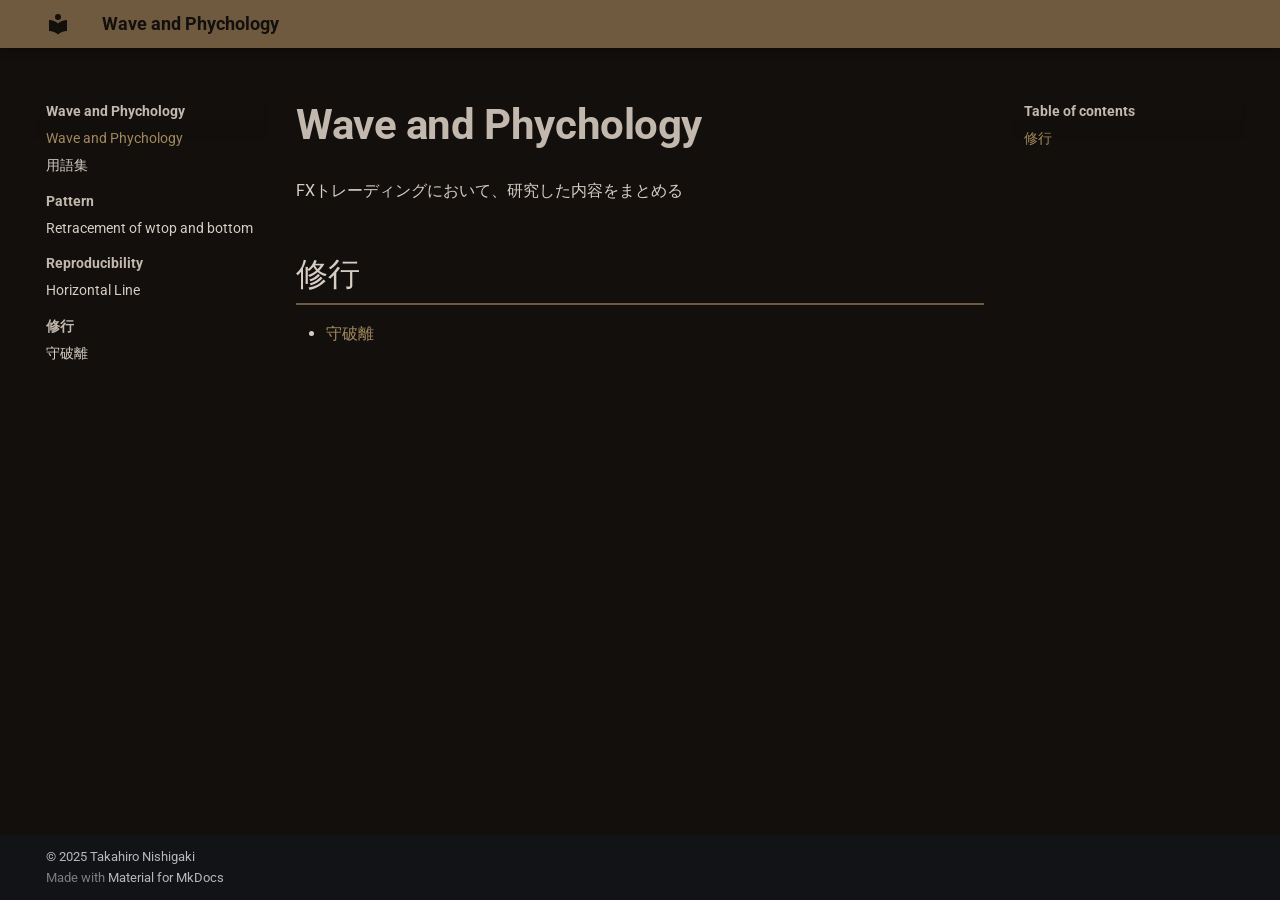
<file: index.html>
<!DOCTYPE html><html lang="en" class="no-js"><head>
    
      <meta charset="utf-8">
      <meta name="viewport" content="width=device-width,initial-scale=1">
      
      
      
      
      
        <link rel="next" href="%E7%94%A8%E8%AA%9E%E9%9B%86/">
      
      
      <link rel="icon" href="assets/images/favicon.png">
      <meta name="generator" content="mkdocs-1.6.1, mkdocs-material-9.6.21">
    
    
      
        <title>Wave and Phychology</title>
      
    
    
      <link rel="stylesheet" href="assets/stylesheets/main.2a3383ac.min.css">
      
        
        <link rel="stylesheet" href="assets/stylesheets/palette.06af60db.min.css">
      
      


    
    
      
    
    
      
        
        
        <link rel="preconnect" href="https://fonts.gstatic.com" crossorigin>
        <link rel="stylesheet" href="https://fonts.googleapis.com/css?family=Roboto:300,300i,400,400i,700,700i%7CRoboto+Mono:400,400i,700,700i&amp;display=fallback">
        <style>:root{--md-text-font:"Roboto";--md-code-font:"Roboto Mono"}</style>
      
    
    
      <link rel="stylesheet" href="stylesheets/extra.css">
    
      <link rel="stylesheet" href="stylesheets/heading.css">
    
    <script>__md_scope=new URL(".",location),__md_hash=e=>[...e].reduce(((e,_)=>(e<<5)-e+_.charCodeAt(0)),0),__md_get=(e,_=localStorage,t=__md_scope)=>JSON.parse(_.getItem(t.pathname+"."+e)),__md_set=(e,_,t=localStorage,a=__md_scope)=>{try{t.setItem(a.pathname+"."+e,JSON.stringify(_))}catch(e){}}</script>
    
      

    
    
    
  <link href="assets/stylesheets/glightbox.min.css" rel="stylesheet"><script src="assets/javascripts/glightbox.min.js"></script><style id="glightbox-style">
            html.glightbox-open { overflow: initial; height: 100%; }
            .gslide-title { margin-top: 0px; user-select: text; }
            .gslide-desc { color: #666; user-select: text; }
            .gslide-image img { background: white; }
            .gscrollbar-fixer { padding-right: 15px; }
            .gdesc-inner { font-size: 0.75rem; }
            body[data-md-color-scheme="slate"] .gdesc-inner { background: var(--md-default-bg-color); }
            body[data-md-color-scheme="slate"] .gslide-title { color: var(--md-default-fg-color); }
            body[data-md-color-scheme="slate"] .gslide-desc { color: var(--md-default-fg-color); }
        </style></head>
  
  
    
    
    
    
    
    <body dir="ltr" data-md-color-scheme="slate" data-md-color-primary="custom" data-md-color-accent="indigo">
  
    
    <input class="md-toggle" data-md-toggle="drawer" type="checkbox" id="__drawer" autocomplete="off">
    <input class="md-toggle" data-md-toggle="search" type="checkbox" id="__search" autocomplete="off">
    <label class="md-overlay" for="__drawer"></label>
    <div data-md-component="skip">
      
        
        <a href="#wave-and-phychology" class="md-skip">
          Skip to content
        </a>
      
    </div>
    <div data-md-component="announce">
      
    </div>
    
    
      

  

<header class="md-header md-header--shadow" data-md-component="header">
  <nav class="md-header__inner md-grid" aria-label="Header">
    <a href="." title="Wave and Phychology" class="md-header__button md-logo" aria-label="Wave and Phychology" data-md-component="logo">
      
  
  <svg xmlns="http://www.w3.org/2000/svg" viewBox="0 0 24 24"><path d="M12 8a3 3 0 0 0 3-3 3 3 0 0 0-3-3 3 3 0 0 0-3 3 3 3 0 0 0 3 3m0 3.54C9.64 9.35 6.5 8 3 8v11c3.5 0 6.64 1.35 9 3.54 2.36-2.19 5.5-3.54 9-3.54V8c-3.5 0-6.64 1.35-9 3.54"></path></svg>

    </a>
    <label class="md-header__button md-icon" for="__drawer">
      
      <svg xmlns="http://www.w3.org/2000/svg" viewBox="0 0 24 24"><path d="M3 6h18v2H3zm0 5h18v2H3zm0 5h18v2H3z"></path></svg>
    </label>
    <div class="md-header__title" data-md-component="header-title">
      <div class="md-header__ellipsis">
        <div class="md-header__topic">
          <span class="md-ellipsis">
            Wave and Phychology
          </span>
        </div>
        <div class="md-header__topic" data-md-component="header-topic">
          <span class="md-ellipsis">
            
              Wave and Phychology
            
          </span>
        </div>
      </div>
    </div>
    
      
    
    
    
    
    
  </nav>
  
</header>
    
    <div class="md-container" data-md-component="container">
      
      
        
          
        
      
      <main class="md-main" data-md-component="main">
        <div class="md-main__inner md-grid">
          
            
              
              <div class="md-sidebar md-sidebar--primary" data-md-component="sidebar" data-md-type="navigation">
                <div class="md-sidebar__scrollwrap">
                  <div class="md-sidebar__inner">
                    



<nav class="md-nav md-nav--primary" aria-label="Navigation" data-md-level="0">
  <label class="md-nav__title" for="__drawer">
    <a href="." title="Wave and Phychology" class="md-nav__button md-logo" aria-label="Wave and Phychology" data-md-component="logo">
      
  
  <svg xmlns="http://www.w3.org/2000/svg" viewBox="0 0 24 24"><path d="M12 8a3 3 0 0 0 3-3 3 3 0 0 0-3-3 3 3 0 0 0-3 3 3 3 0 0 0 3 3m0 3.54C9.64 9.35 6.5 8 3 8v11c3.5 0 6.64 1.35 9 3.54 2.36-2.19 5.5-3.54 9-3.54V8c-3.5 0-6.64 1.35-9 3.54"></path></svg>

    </a>
    Wave and Phychology
  </label>
  
  <ul class="md-nav__list" data-md-scrollfix>
    
      
      
  
  
    
  
  
  
    <li class="md-nav__item md-nav__item--active">
      
      <input class="md-nav__toggle md-toggle" type="checkbox" id="__toc">
      
      
        
      
      
        <label class="md-nav__link md-nav__link--active" for="__toc">
          
  
  
  <span class="md-ellipsis">
    Wave and Phychology
    
  </span>
  

          <span class="md-nav__icon md-icon"></span>
        </label>
      
      <a href="." class="md-nav__link md-nav__link--active">
        
  
  
  <span class="md-ellipsis">
    Wave and Phychology
    
  </span>
  

      </a>
      
        

<nav class="md-nav md-nav--secondary" aria-label="Table of contents">
  
  
  
    
  
  
    <label class="md-nav__title" for="__toc">
      <span class="md-nav__icon md-icon"></span>
      Table of contents
    </label>
    <ul class="md-nav__list" data-md-component="toc" data-md-scrollfix>
      
        <li class="md-nav__item">
  <a href="#_1" class="md-nav__link">
    <span class="md-ellipsis">
      修行
    </span>
  </a>
  
</li>
      
    </ul>
  
</nav>
      
    </li>
  

    
      
      
  
  
  
  
    <li class="md-nav__item">
      <a href="%E7%94%A8%E8%AA%9E%E9%9B%86/" class="md-nav__link">
        
  
  
  <span class="md-ellipsis">
    用語集
    
  </span>
  

      </a>
    </li>
  

    
      
      
  
  
  
  
    
    
    
    
      
        
        
      
    
    
    <li class="md-nav__item md-nav__item--section md-nav__item--nested">
      
        
        
          
        
        <input class="md-nav__toggle md-toggle md-toggle--indeterminate" type="checkbox" id="__nav_3">
        
          
          <label class="md-nav__link" for="__nav_3" id="__nav_3_label" tabindex="">
            
  
  
  <span class="md-ellipsis">
    Pattern
    
  </span>
  

            <span class="md-nav__icon md-icon"></span>
          </label>
        
        <nav class="md-nav" data-md-level="1" aria-labelledby="__nav_3_label" aria-expanded="false">
          <label class="md-nav__title" for="__nav_3">
            <span class="md-nav__icon md-icon"></span>
            Pattern
          </label>
          <ul class="md-nav__list" data-md-scrollfix>
            
              
                
  
  
  
  
    <li class="md-nav__item">
      <a href="pattern/retracement_of_wtop_and_bottom/" class="md-nav__link">
        
  
  
  <span class="md-ellipsis">
    Retracement of wtop and bottom
    
  </span>
  

      </a>
    </li>
  

              
            
          </ul>
        </nav>
      
    </li>
  

    
      
      
  
  
  
  
    
    
    
    
      
        
        
      
    
    
    <li class="md-nav__item md-nav__item--section md-nav__item--nested">
      
        
        
          
        
        <input class="md-nav__toggle md-toggle md-toggle--indeterminate" type="checkbox" id="__nav_4">
        
          
          <label class="md-nav__link" for="__nav_4" id="__nav_4_label" tabindex="">
            
  
  
  <span class="md-ellipsis">
    Reproducibility
    
  </span>
  

            <span class="md-nav__icon md-icon"></span>
          </label>
        
        <nav class="md-nav" data-md-level="1" aria-labelledby="__nav_4_label" aria-expanded="false">
          <label class="md-nav__title" for="__nav_4">
            <span class="md-nav__icon md-icon"></span>
            Reproducibility
          </label>
          <ul class="md-nav__list" data-md-scrollfix>
            
              
                
  
  
  
  
    <li class="md-nav__item">
      <a href="reproducibility/horizontal_line/" class="md-nav__link">
        
  
  
  <span class="md-ellipsis">
    Horizontal Line
    
  </span>
  

      </a>
    </li>
  

              
            
          </ul>
        </nav>
      
    </li>
  

    
      
      
  
  
  
  
    
    
    
    
      
        
        
      
    
    
    <li class="md-nav__item md-nav__item--section md-nav__item--nested">
      
        
        
          
        
        <input class="md-nav__toggle md-toggle md-toggle--indeterminate" type="checkbox" id="__nav_5">
        
          
          <label class="md-nav__link" for="__nav_5" id="__nav_5_label" tabindex="">
            
  
  
  <span class="md-ellipsis">
    修行
    
  </span>
  

            <span class="md-nav__icon md-icon"></span>
          </label>
        
        <nav class="md-nav" data-md-level="1" aria-labelledby="__nav_5_label" aria-expanded="false">
          <label class="md-nav__title" for="__nav_5">
            <span class="md-nav__icon md-icon"></span>
            修行
          </label>
          <ul class="md-nav__list" data-md-scrollfix>
            
              
                
  
  
  
  
    <li class="md-nav__item">
      <a href="%E4%BF%AE%E8%A1%8C/%E5%AE%88%E7%A0%B4%E9%9B%A2/" class="md-nav__link">
        
  
  
  <span class="md-ellipsis">
    守破離
    
  </span>
  

      </a>
    </li>
  

              
            
          </ul>
        </nav>
      
    </li>
  

    
  </ul>
</nav>
                  </div>
                </div>
              </div>
            
            
              
              <div class="md-sidebar md-sidebar--secondary" data-md-component="sidebar" data-md-type="toc">
                <div class="md-sidebar__scrollwrap">
                  <div class="md-sidebar__inner">
                    

<nav class="md-nav md-nav--secondary" aria-label="Table of contents">
  
  
  
    
  
  
    <label class="md-nav__title" for="__toc">
      <span class="md-nav__icon md-icon"></span>
      Table of contents
    </label>
    <ul class="md-nav__list" data-md-component="toc" data-md-scrollfix>
      
        <li class="md-nav__item">
  <a href="#_1" class="md-nav__link">
    <span class="md-ellipsis">
      修行
    </span>
  </a>
  
</li>
      
    </ul>
  
</nav>
                  </div>
                </div>
              </div>
            
          
          
            <div class="md-content" data-md-component="content">
              <article class="md-content__inner md-typeset">
                
                  



<h1 id="wave-and-phychology">Wave and Phychology</h1>
<p>FXトレーディングにおいて、研究した内容をまとめる</p>
<h2 id="_1">修行</h2>
<ul>
<li><a href="%E4%BF%AE%E8%A1%8C/%E5%AE%88%E7%A0%B4%E9%9B%A2/">守破離</a></li>
</ul>












                
              </article>
            </div>
          
          
<script>var target=document.getElementById(location.hash.slice(1));target&&target.name&&(target.checked=target.name.startsWith("__tabbed_"))</script>
        </div>
        
          <button type="button" class="md-top md-icon" data-md-component="top" hidden>
  
  <svg xmlns="http://www.w3.org/2000/svg" viewBox="0 0 24 24"><path d="M13 20h-2V8l-5.5 5.5-1.42-1.42L12 4.16l7.92 7.92-1.42 1.42L13 8z"></path></svg>
  Back to top
</button>
        
      </main>
      
        <footer class="md-footer">
  
  <div class="md-footer-meta md-typeset">
    <div class="md-footer-meta__inner md-grid">
      <div class="md-copyright">
  
    <div class="md-copyright__highlight">
      © 2025 Takahiro Nishigaki
    </div>
  
  
    Made with
    <a href="https://squidfunk.github.io/mkdocs-material/" target="_blank" rel="noopener">
      Material for MkDocs
    </a>
  
</div>
      
    </div>
  </div>
</footer>
      
    </div>
    <div class="md-dialog" data-md-component="dialog">
      <div class="md-dialog__inner md-typeset"></div>
    </div>
    
    
    
      
      <script id="__config" type="application/json">{"base": ".", "features": ["navigation.sections", "navigation.instant", "navigation.top", "navigation.expand", "content.images.zoom"], "search": "assets/javascripts/workers/search.973d3a69.min.js", "tags": null, "translations": {"clipboard.copied": "Copied to clipboard", "clipboard.copy": "Copy to clipboard", "search.result.more.one": "1 more on this page", "search.result.more.other": "# more on this page", "search.result.none": "No matching documents", "search.result.one": "1 matching document", "search.result.other": "# matching documents", "search.result.placeholder": "Type to start searching", "search.result.term.missing": "Missing", "select.version": "Select version"}, "version": null}</script>
    
    
      <script src="assets/javascripts/bundle.f55a23d4.min.js"></script>
      
    
  
<script id="init-glightbox">const lightbox = GLightbox({"touchNavigation": true, "loop": false, "zoomable": true, "draggable": true, "openEffect": "zoom", "closeEffect": "zoom", "slideEffect": "slide"});
document$.subscribe(()=>{ lightbox.reload(); });
</script></body></html>
</file>
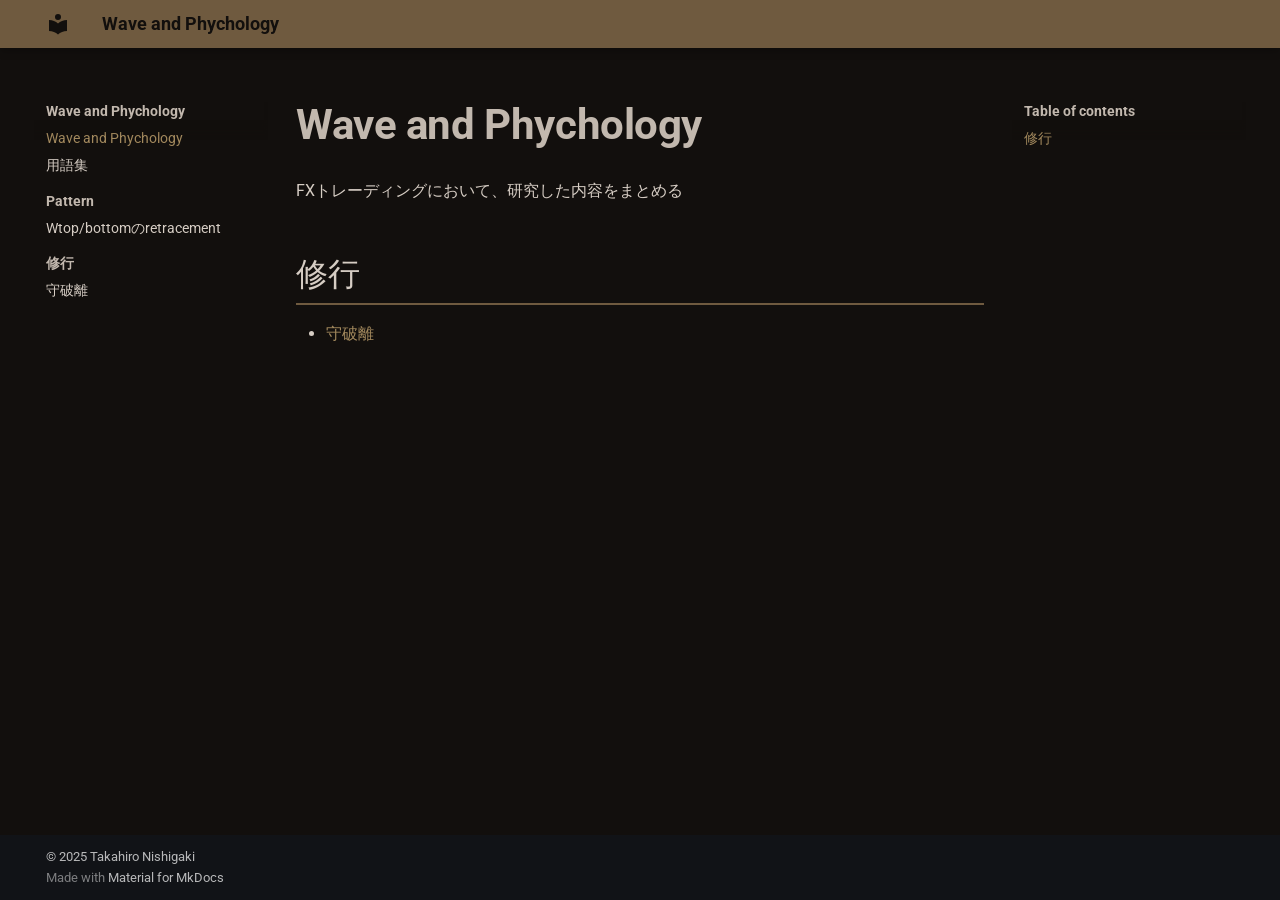
<file: site/index.html>
<!DOCTYPE html><html lang="en" class="no-js"><head>
    
      <meta charset="utf-8">
      <meta name="viewport" content="width=device-width,initial-scale=1">
      
      
      
      
      
        <link rel="next" href="%E7%94%A8%E8%AA%9E%E9%9B%86/">
      
      
      <link rel="icon" href="assets/images/favicon.png">
      <meta name="generator" content="mkdocs-1.6.1, mkdocs-material-9.6.21">
    
    
      
        <title>Wave and Phychology</title>
      
    
    
      <link rel="stylesheet" href="assets/stylesheets/main.2a3383ac.min.css">
      
        
        <link rel="stylesheet" href="assets/stylesheets/palette.06af60db.min.css">
      
      


    
    
      
    
    
      
        
        
        <link rel="preconnect" href="https://fonts.gstatic.com" crossorigin>
        <link rel="stylesheet" href="https://fonts.googleapis.com/css?family=Roboto:300,300i,400,400i,700,700i%7CRoboto+Mono:400,400i,700,700i&amp;display=fallback">
        <style>:root{--md-text-font:"Roboto";--md-code-font:"Roboto Mono"}</style>
      
    
    
      <link rel="stylesheet" href="stylesheets/extra.css">
    
      <link rel="stylesheet" href="stylesheets/heading.css">
    
    <script>__md_scope=new URL(".",location),__md_hash=e=>[...e].reduce(((e,_)=>(e<<5)-e+_.charCodeAt(0)),0),__md_get=(e,_=localStorage,t=__md_scope)=>JSON.parse(_.getItem(t.pathname+"."+e)),__md_set=(e,_,t=localStorage,a=__md_scope)=>{try{t.setItem(a.pathname+"."+e,JSON.stringify(_))}catch(e){}}</script>
    
      

    
    
    
  <link href="assets/stylesheets/glightbox.min.css" rel="stylesheet"><script src="assets/javascripts/glightbox.min.js"></script><style id="glightbox-style">
            html.glightbox-open { overflow: initial; height: 100%; }
            .gslide-title { margin-top: 0px; user-select: text; }
            .gslide-desc { color: #666; user-select: text; }
            .gslide-image img { background: white; }
            .gscrollbar-fixer { padding-right: 15px; }
            .gdesc-inner { font-size: 0.75rem; }
            body[data-md-color-scheme="slate"] .gdesc-inner { background: var(--md-default-bg-color); }
            body[data-md-color-scheme="slate"] .gslide-title { color: var(--md-default-fg-color); }
            body[data-md-color-scheme="slate"] .gslide-desc { color: var(--md-default-fg-color); }
        </style></head>
  
  
    
    
    
    
    
    <body dir="ltr" data-md-color-scheme="slate" data-md-color-primary="custom" data-md-color-accent="indigo">
  
    
    <input class="md-toggle" data-md-toggle="drawer" type="checkbox" id="__drawer" autocomplete="off">
    <input class="md-toggle" data-md-toggle="search" type="checkbox" id="__search" autocomplete="off">
    <label class="md-overlay" for="__drawer"></label>
    <div data-md-component="skip">
      
        
        <a href="#wave-and-phychology" class="md-skip">
          Skip to content
        </a>
      
    </div>
    <div data-md-component="announce">
      
    </div>
    
    
      

  

<header class="md-header md-header--shadow" data-md-component="header">
  <nav class="md-header__inner md-grid" aria-label="Header">
    <a href="." title="Wave and Phychology" class="md-header__button md-logo" aria-label="Wave and Phychology" data-md-component="logo">
      
  
  <svg xmlns="http://www.w3.org/2000/svg" viewBox="0 0 24 24"><path d="M12 8a3 3 0 0 0 3-3 3 3 0 0 0-3-3 3 3 0 0 0-3 3 3 3 0 0 0 3 3m0 3.54C9.64 9.35 6.5 8 3 8v11c3.5 0 6.64 1.35 9 3.54 2.36-2.19 5.5-3.54 9-3.54V8c-3.5 0-6.64 1.35-9 3.54"></path></svg>

    </a>
    <label class="md-header__button md-icon" for="__drawer">
      
      <svg xmlns="http://www.w3.org/2000/svg" viewBox="0 0 24 24"><path d="M3 6h18v2H3zm0 5h18v2H3zm0 5h18v2H3z"></path></svg>
    </label>
    <div class="md-header__title" data-md-component="header-title">
      <div class="md-header__ellipsis">
        <div class="md-header__topic">
          <span class="md-ellipsis">
            Wave and Phychology
          </span>
        </div>
        <div class="md-header__topic" data-md-component="header-topic">
          <span class="md-ellipsis">
            
              Wave and Phychology
            
          </span>
        </div>
      </div>
    </div>
    
      
    
    
    
    
    
  </nav>
  
</header>
    
    <div class="md-container" data-md-component="container">
      
      
        
          
        
      
      <main class="md-main" data-md-component="main">
        <div class="md-main__inner md-grid">
          
            
              
              <div class="md-sidebar md-sidebar--primary" data-md-component="sidebar" data-md-type="navigation">
                <div class="md-sidebar__scrollwrap">
                  <div class="md-sidebar__inner">
                    



<nav class="md-nav md-nav--primary" aria-label="Navigation" data-md-level="0">
  <label class="md-nav__title" for="__drawer">
    <a href="." title="Wave and Phychology" class="md-nav__button md-logo" aria-label="Wave and Phychology" data-md-component="logo">
      
  
  <svg xmlns="http://www.w3.org/2000/svg" viewBox="0 0 24 24"><path d="M12 8a3 3 0 0 0 3-3 3 3 0 0 0-3-3 3 3 0 0 0-3 3 3 3 0 0 0 3 3m0 3.54C9.64 9.35 6.5 8 3 8v11c3.5 0 6.64 1.35 9 3.54 2.36-2.19 5.5-3.54 9-3.54V8c-3.5 0-6.64 1.35-9 3.54"></path></svg>

    </a>
    Wave and Phychology
  </label>
  
  <ul class="md-nav__list" data-md-scrollfix>
    
      
      
  
  
    
  
  
  
    <li class="md-nav__item md-nav__item--active">
      
      <input class="md-nav__toggle md-toggle" type="checkbox" id="__toc">
      
      
        
      
      
        <label class="md-nav__link md-nav__link--active" for="__toc">
          
  
  
  <span class="md-ellipsis">
    Wave and Phychology
    
  </span>
  

          <span class="md-nav__icon md-icon"></span>
        </label>
      
      <a href="." class="md-nav__link md-nav__link--active">
        
  
  
  <span class="md-ellipsis">
    Wave and Phychology
    
  </span>
  

      </a>
      
        

<nav class="md-nav md-nav--secondary" aria-label="Table of contents">
  
  
  
    
  
  
    <label class="md-nav__title" for="__toc">
      <span class="md-nav__icon md-icon"></span>
      Table of contents
    </label>
    <ul class="md-nav__list" data-md-component="toc" data-md-scrollfix>
      
        <li class="md-nav__item">
  <a href="#_1" class="md-nav__link">
    <span class="md-ellipsis">
      修行
    </span>
  </a>
  
</li>
      
    </ul>
  
</nav>
      
    </li>
  

    
      
      
  
  
  
  
    <li class="md-nav__item">
      <a href="%E7%94%A8%E8%AA%9E%E9%9B%86/" class="md-nav__link">
        
  
  
  <span class="md-ellipsis">
    用語集
    
  </span>
  

      </a>
    </li>
  

    
      
      
  
  
  
  
    
    
    
    
      
        
        
      
    
    
    <li class="md-nav__item md-nav__item--section md-nav__item--nested">
      
        
        
          
        
        <input class="md-nav__toggle md-toggle md-toggle--indeterminate" type="checkbox" id="__nav_3">
        
          
          <label class="md-nav__link" for="__nav_3" id="__nav_3_label" tabindex="">
            
  
  
  <span class="md-ellipsis">
    Pattern
    
  </span>
  

            <span class="md-nav__icon md-icon"></span>
          </label>
        
        <nav class="md-nav" data-md-level="1" aria-labelledby="__nav_3_label" aria-expanded="false">
          <label class="md-nav__title" for="__nav_3">
            <span class="md-nav__icon md-icon"></span>
            Pattern
          </label>
          <ul class="md-nav__list" data-md-scrollfix>
            
              
                
  
  
  
  
    <li class="md-nav__item">
      <a href="pattern/Wtopbottom%E3%81%AEretracement/" class="md-nav__link">
        
  
  
  <span class="md-ellipsis">
    Wtop/bottomのretracement
    
  </span>
  

      </a>
    </li>
  

              
            
          </ul>
        </nav>
      
    </li>
  

    
      
      
  
  
  
  
    
    
    
    
      
        
        
      
    
    
    <li class="md-nav__item md-nav__item--section md-nav__item--nested">
      
        
        
          
        
        <input class="md-nav__toggle md-toggle md-toggle--indeterminate" type="checkbox" id="__nav_4">
        
          
          <label class="md-nav__link" for="__nav_4" id="__nav_4_label" tabindex="">
            
  
  
  <span class="md-ellipsis">
    修行
    
  </span>
  

            <span class="md-nav__icon md-icon"></span>
          </label>
        
        <nav class="md-nav" data-md-level="1" aria-labelledby="__nav_4_label" aria-expanded="false">
          <label class="md-nav__title" for="__nav_4">
            <span class="md-nav__icon md-icon"></span>
            修行
          </label>
          <ul class="md-nav__list" data-md-scrollfix>
            
              
                
  
  
  
  
    <li class="md-nav__item">
      <a href="%E4%BF%AE%E8%A1%8C/%E5%AE%88%E7%A0%B4%E9%9B%A2/" class="md-nav__link">
        
  
  
  <span class="md-ellipsis">
    守破離
    
  </span>
  

      </a>
    </li>
  

              
            
          </ul>
        </nav>
      
    </li>
  

    
  </ul>
</nav>
                  </div>
                </div>
              </div>
            
            
              
              <div class="md-sidebar md-sidebar--secondary" data-md-component="sidebar" data-md-type="toc">
                <div class="md-sidebar__scrollwrap">
                  <div class="md-sidebar__inner">
                    

<nav class="md-nav md-nav--secondary" aria-label="Table of contents">
  
  
  
    
  
  
    <label class="md-nav__title" for="__toc">
      <span class="md-nav__icon md-icon"></span>
      Table of contents
    </label>
    <ul class="md-nav__list" data-md-component="toc" data-md-scrollfix>
      
        <li class="md-nav__item">
  <a href="#_1" class="md-nav__link">
    <span class="md-ellipsis">
      修行
    </span>
  </a>
  
</li>
      
    </ul>
  
</nav>
                  </div>
                </div>
              </div>
            
          
          
            <div class="md-content" data-md-component="content">
              <article class="md-content__inner md-typeset">
                
                  



<h1 id="wave-and-phychology">Wave and Phychology</h1>
<p>FXトレーディングにおいて、研究した内容をまとめる</p>
<h2 id="_1">修行</h2>
<ul>
<li><a href="%E4%BF%AE%E8%A1%8C/%E5%AE%88%E7%A0%B4%E9%9B%A2/">守破離</a></li>
</ul>












                
              </article>
            </div>
          
          
<script>var target=document.getElementById(location.hash.slice(1));target&&target.name&&(target.checked=target.name.startsWith("__tabbed_"))</script>
        </div>
        
          <button type="button" class="md-top md-icon" data-md-component="top" hidden>
  
  <svg xmlns="http://www.w3.org/2000/svg" viewBox="0 0 24 24"><path d="M13 20h-2V8l-5.5 5.5-1.42-1.42L12 4.16l7.92 7.92-1.42 1.42L13 8z"></path></svg>
  Back to top
</button>
        
      </main>
      
        <footer class="md-footer">
  
  <div class="md-footer-meta md-typeset">
    <div class="md-footer-meta__inner md-grid">
      <div class="md-copyright">
  
    <div class="md-copyright__highlight">
      © 2025 Takahiro Nishigaki
    </div>
  
  
    Made with
    <a href="https://squidfunk.github.io/mkdocs-material/" target="_blank" rel="noopener">
      Material for MkDocs
    </a>
  
</div>
      
    </div>
  </div>
</footer>
      
    </div>
    <div class="md-dialog" data-md-component="dialog">
      <div class="md-dialog__inner md-typeset"></div>
    </div>
    
    
    
      
      <script id="__config" type="application/json">{"base": ".", "features": ["navigation.sections", "navigation.instant", "navigation.top", "navigation.expand", "content.images.zoom"], "search": "assets/javascripts/workers/search.973d3a69.min.js", "tags": null, "translations": {"clipboard.copied": "Copied to clipboard", "clipboard.copy": "Copy to clipboard", "search.result.more.one": "1 more on this page", "search.result.more.other": "# more on this page", "search.result.none": "No matching documents", "search.result.one": "1 matching document", "search.result.other": "# matching documents", "search.result.placeholder": "Type to start searching", "search.result.term.missing": "Missing", "select.version": "Select version"}, "version": null}</script>
    
    
      <script src="assets/javascripts/bundle.f55a23d4.min.js"></script>
      
    
  
<script id="init-glightbox">const lightbox = GLightbox({"touchNavigation": true, "loop": false, "zoomable": true, "draggable": true, "openEffect": "zoom", "closeEffect": "zoom", "slideEffect": "slide"});
document$.subscribe(()=>{ lightbox.reload(); });
</script></body></html>
</file>
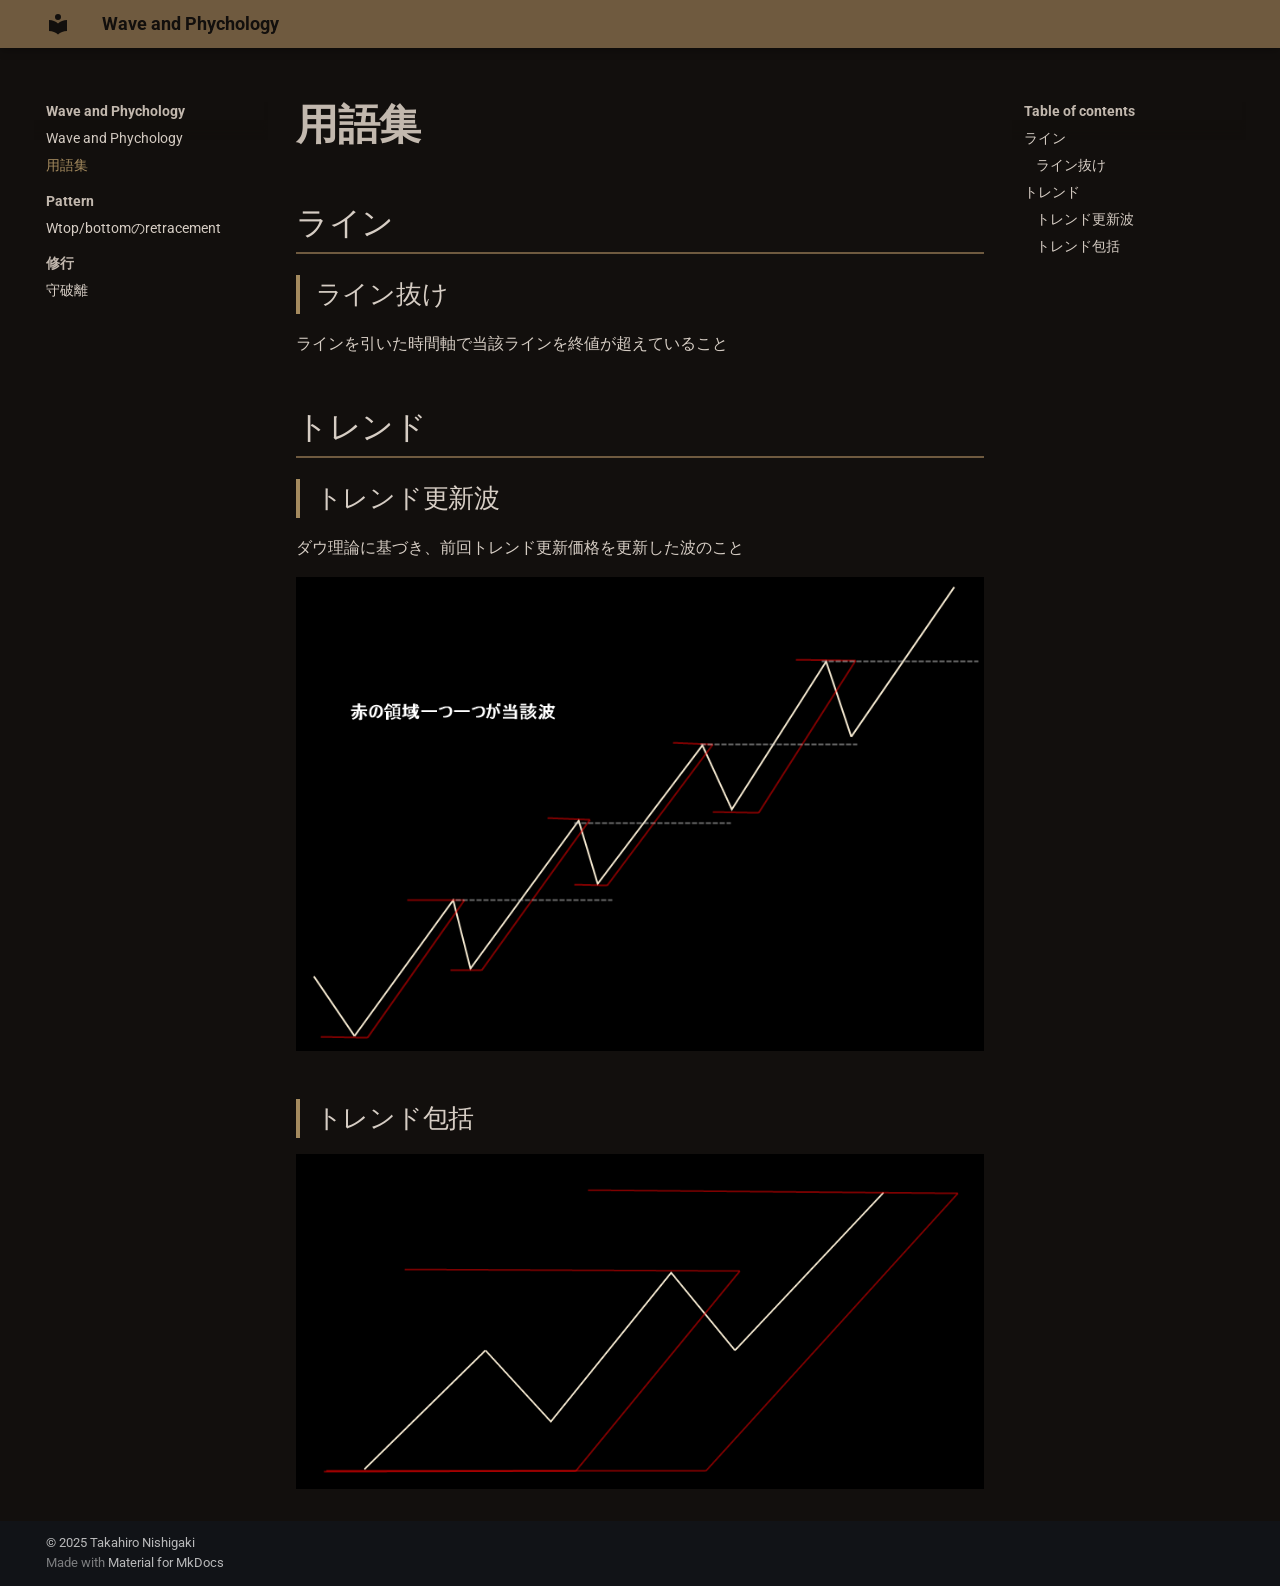
<file: 用語集/index.html>
<!DOCTYPE html><html lang="en" class="no-js"><head>
    
      <meta charset="utf-8">
      <meta name="viewport" content="width=device-width,initial-scale=1">
      
      
      
      
        <link rel="prev" href="..">
      
      
        <link rel="next" href="../pattern/Wtopbottom%E3%81%AEretracement/">
      
      
      <link rel="icon" href="../assets/images/favicon.png">
      <meta name="generator" content="mkdocs-1.6.1, mkdocs-material-9.6.21">
    
    
      
        <title>用語集 - Wave and Phychology</title>
      
    
    
      <link rel="stylesheet" href="../assets/stylesheets/main.2a3383ac.min.css">
      
        
        <link rel="stylesheet" href="../assets/stylesheets/palette.06af60db.min.css">
      
      


    
    
      
    
    
      
        
        
        <link rel="preconnect" href="https://fonts.gstatic.com" crossorigin>
        <link rel="stylesheet" href="https://fonts.googleapis.com/css?family=Roboto:300,300i,400,400i,700,700i%7CRoboto+Mono:400,400i,700,700i&amp;display=fallback">
        <style>:root{--md-text-font:"Roboto";--md-code-font:"Roboto Mono"}</style>
      
    
    
      <link rel="stylesheet" href="../stylesheets/extra.css">
    
      <link rel="stylesheet" href="../stylesheets/heading.css">
    
    <script>__md_scope=new URL("..",location),__md_hash=e=>[...e].reduce(((e,_)=>(e<<5)-e+_.charCodeAt(0)),0),__md_get=(e,_=localStorage,t=__md_scope)=>JSON.parse(_.getItem(t.pathname+"."+e)),__md_set=(e,_,t=localStorage,a=__md_scope)=>{try{t.setItem(a.pathname+"."+e,JSON.stringify(_))}catch(e){}}</script>
    
      

    
    
    
  <link href="../assets/stylesheets/glightbox.min.css" rel="stylesheet"><script src="../assets/javascripts/glightbox.min.js"></script><style id="glightbox-style">
            html.glightbox-open { overflow: initial; height: 100%; }
            .gslide-title { margin-top: 0px; user-select: text; }
            .gslide-desc { color: #666; user-select: text; }
            .gslide-image img { background: white; }
            .gscrollbar-fixer { padding-right: 15px; }
            .gdesc-inner { font-size: 0.75rem; }
            body[data-md-color-scheme="slate"] .gdesc-inner { background: var(--md-default-bg-color); }
            body[data-md-color-scheme="slate"] .gslide-title { color: var(--md-default-fg-color); }
            body[data-md-color-scheme="slate"] .gslide-desc { color: var(--md-default-fg-color); }
        </style></head>
  
  
    
    
    
    
    
    <body dir="ltr" data-md-color-scheme="slate" data-md-color-primary="custom" data-md-color-accent="indigo">
  
    
    <input class="md-toggle" data-md-toggle="drawer" type="checkbox" id="__drawer" autocomplete="off">
    <input class="md-toggle" data-md-toggle="search" type="checkbox" id="__search" autocomplete="off">
    <label class="md-overlay" for="__drawer"></label>
    <div data-md-component="skip">
      
        
        <a href="#_1" class="md-skip">
          Skip to content
        </a>
      
    </div>
    <div data-md-component="announce">
      
    </div>
    
    
      

  

<header class="md-header md-header--shadow" data-md-component="header">
  <nav class="md-header__inner md-grid" aria-label="Header">
    <a href=".." title="Wave and Phychology" class="md-header__button md-logo" aria-label="Wave and Phychology" data-md-component="logo">
      
  
  <svg xmlns="http://www.w3.org/2000/svg" viewBox="0 0 24 24"><path d="M12 8a3 3 0 0 0 3-3 3 3 0 0 0-3-3 3 3 0 0 0-3 3 3 3 0 0 0 3 3m0 3.54C9.64 9.35 6.5 8 3 8v11c3.5 0 6.64 1.35 9 3.54 2.36-2.19 5.5-3.54 9-3.54V8c-3.5 0-6.64 1.35-9 3.54"></path></svg>

    </a>
    <label class="md-header__button md-icon" for="__drawer">
      
      <svg xmlns="http://www.w3.org/2000/svg" viewBox="0 0 24 24"><path d="M3 6h18v2H3zm0 5h18v2H3zm0 5h18v2H3z"></path></svg>
    </label>
    <div class="md-header__title" data-md-component="header-title">
      <div class="md-header__ellipsis">
        <div class="md-header__topic">
          <span class="md-ellipsis">
            Wave and Phychology
          </span>
        </div>
        <div class="md-header__topic" data-md-component="header-topic">
          <span class="md-ellipsis">
            
              用語集
            
          </span>
        </div>
      </div>
    </div>
    
      
    
    
    
    
    
  </nav>
  
</header>
    
    <div class="md-container" data-md-component="container">
      
      
        
          
        
      
      <main class="md-main" data-md-component="main">
        <div class="md-main__inner md-grid">
          
            
              
              <div class="md-sidebar md-sidebar--primary" data-md-component="sidebar" data-md-type="navigation">
                <div class="md-sidebar__scrollwrap">
                  <div class="md-sidebar__inner">
                    



<nav class="md-nav md-nav--primary" aria-label="Navigation" data-md-level="0">
  <label class="md-nav__title" for="__drawer">
    <a href=".." title="Wave and Phychology" class="md-nav__button md-logo" aria-label="Wave and Phychology" data-md-component="logo">
      
  
  <svg xmlns="http://www.w3.org/2000/svg" viewBox="0 0 24 24"><path d="M12 8a3 3 0 0 0 3-3 3 3 0 0 0-3-3 3 3 0 0 0-3 3 3 3 0 0 0 3 3m0 3.54C9.64 9.35 6.5 8 3 8v11c3.5 0 6.64 1.35 9 3.54 2.36-2.19 5.5-3.54 9-3.54V8c-3.5 0-6.64 1.35-9 3.54"></path></svg>

    </a>
    Wave and Phychology
  </label>
  
  <ul class="md-nav__list" data-md-scrollfix>
    
      
      
  
  
  
  
    <li class="md-nav__item">
      <a href=".." class="md-nav__link">
        
  
  
  <span class="md-ellipsis">
    Wave and Phychology
    
  </span>
  

      </a>
    </li>
  

    
      
      
  
  
    
  
  
  
    <li class="md-nav__item md-nav__item--active">
      
      <input class="md-nav__toggle md-toggle" type="checkbox" id="__toc">
      
      
        
      
      
        <label class="md-nav__link md-nav__link--active" for="__toc">
          
  
  
  <span class="md-ellipsis">
    用語集
    
  </span>
  

          <span class="md-nav__icon md-icon"></span>
        </label>
      
      <a href="./" class="md-nav__link md-nav__link--active">
        
  
  
  <span class="md-ellipsis">
    用語集
    
  </span>
  

      </a>
      
        

<nav class="md-nav md-nav--secondary" aria-label="Table of contents">
  
  
  
    
  
  
    <label class="md-nav__title" for="__toc">
      <span class="md-nav__icon md-icon"></span>
      Table of contents
    </label>
    <ul class="md-nav__list" data-md-component="toc" data-md-scrollfix>
      
        <li class="md-nav__item">
  <a href="#_2" class="md-nav__link">
    <span class="md-ellipsis">
      ライン
    </span>
  </a>
  
    <nav class="md-nav" aria-label="ライン">
      <ul class="md-nav__list">
        
          <li class="md-nav__item">
  <a href="#_3" class="md-nav__link">
    <span class="md-ellipsis">
      ライン抜け
    </span>
  </a>
  
</li>
        
      </ul>
    </nav>
  
</li>
      
        <li class="md-nav__item">
  <a href="#_4" class="md-nav__link">
    <span class="md-ellipsis">
      トレンド
    </span>
  </a>
  
    <nav class="md-nav" aria-label="トレンド">
      <ul class="md-nav__list">
        
          <li class="md-nav__item">
  <a href="#_5" class="md-nav__link">
    <span class="md-ellipsis">
      トレンド更新波
    </span>
  </a>
  
</li>
        
          <li class="md-nav__item">
  <a href="#_6" class="md-nav__link">
    <span class="md-ellipsis">
      トレンド包括
    </span>
  </a>
  
</li>
        
      </ul>
    </nav>
  
</li>
      
    </ul>
  
</nav>
      
    </li>
  

    
      
      
  
  
  
  
    
    
    
    
      
        
        
      
    
    
    <li class="md-nav__item md-nav__item--section md-nav__item--nested">
      
        
        
          
        
        <input class="md-nav__toggle md-toggle md-toggle--indeterminate" type="checkbox" id="__nav_3">
        
          
          <label class="md-nav__link" for="__nav_3" id="__nav_3_label" tabindex="">
            
  
  
  <span class="md-ellipsis">
    Pattern
    
  </span>
  

            <span class="md-nav__icon md-icon"></span>
          </label>
        
        <nav class="md-nav" data-md-level="1" aria-labelledby="__nav_3_label" aria-expanded="false">
          <label class="md-nav__title" for="__nav_3">
            <span class="md-nav__icon md-icon"></span>
            Pattern
          </label>
          <ul class="md-nav__list" data-md-scrollfix>
            
              
                
  
  
  
  
    <li class="md-nav__item">
      <a href="../pattern/Wtopbottom%E3%81%AEretracement/" class="md-nav__link">
        
  
  
  <span class="md-ellipsis">
    Wtop/bottomのretracement
    
  </span>
  

      </a>
    </li>
  

              
            
          </ul>
        </nav>
      
    </li>
  

    
      
      
  
  
  
  
    
    
    
    
      
        
        
      
    
    
    <li class="md-nav__item md-nav__item--section md-nav__item--nested">
      
        
        
          
        
        <input class="md-nav__toggle md-toggle md-toggle--indeterminate" type="checkbox" id="__nav_4">
        
          
          <label class="md-nav__link" for="__nav_4" id="__nav_4_label" tabindex="">
            
  
  
  <span class="md-ellipsis">
    修行
    
  </span>
  

            <span class="md-nav__icon md-icon"></span>
          </label>
        
        <nav class="md-nav" data-md-level="1" aria-labelledby="__nav_4_label" aria-expanded="false">
          <label class="md-nav__title" for="__nav_4">
            <span class="md-nav__icon md-icon"></span>
            修行
          </label>
          <ul class="md-nav__list" data-md-scrollfix>
            
              
                
  
  
  
  
    <li class="md-nav__item">
      <a href="../%E4%BF%AE%E8%A1%8C/%E5%AE%88%E7%A0%B4%E9%9B%A2/" class="md-nav__link">
        
  
  
  <span class="md-ellipsis">
    守破離
    
  </span>
  

      </a>
    </li>
  

              
            
          </ul>
        </nav>
      
    </li>
  

    
  </ul>
</nav>
                  </div>
                </div>
              </div>
            
            
              
              <div class="md-sidebar md-sidebar--secondary" data-md-component="sidebar" data-md-type="toc">
                <div class="md-sidebar__scrollwrap">
                  <div class="md-sidebar__inner">
                    

<nav class="md-nav md-nav--secondary" aria-label="Table of contents">
  
  
  
    
  
  
    <label class="md-nav__title" for="__toc">
      <span class="md-nav__icon md-icon"></span>
      Table of contents
    </label>
    <ul class="md-nav__list" data-md-component="toc" data-md-scrollfix>
      
        <li class="md-nav__item">
  <a href="#_2" class="md-nav__link">
    <span class="md-ellipsis">
      ライン
    </span>
  </a>
  
    <nav class="md-nav" aria-label="ライン">
      <ul class="md-nav__list">
        
          <li class="md-nav__item">
  <a href="#_3" class="md-nav__link">
    <span class="md-ellipsis">
      ライン抜け
    </span>
  </a>
  
</li>
        
      </ul>
    </nav>
  
</li>
      
        <li class="md-nav__item">
  <a href="#_4" class="md-nav__link">
    <span class="md-ellipsis">
      トレンド
    </span>
  </a>
  
    <nav class="md-nav" aria-label="トレンド">
      <ul class="md-nav__list">
        
          <li class="md-nav__item">
  <a href="#_5" class="md-nav__link">
    <span class="md-ellipsis">
      トレンド更新波
    </span>
  </a>
  
</li>
        
          <li class="md-nav__item">
  <a href="#_6" class="md-nav__link">
    <span class="md-ellipsis">
      トレンド包括
    </span>
  </a>
  
</li>
        
      </ul>
    </nav>
  
</li>
      
    </ul>
  
</nav>
                  </div>
                </div>
              </div>
            
          
          
            <div class="md-content" data-md-component="content">
              <article class="md-content__inner md-typeset">
                
                  



<h1 id="_1">用語集</h1>
<h2 id="_2">ライン</h2>
<h3 id="_3">ライン抜け</h3>
<p>ラインを引いた時間軸で当該ラインを終値が超えていること</p>
<h2 id="_4">トレンド</h2>
<h3 id="_5">トレンド更新波</h3>
<p>ダウ理論に基づき、前回トレンド更新価格を更新した波のこと</p>
<p><a class="glightbox" data-type="image" data-width="auto" data-height="auto" href="../images/Pasted%20image%2020250825103705.png" data-desc-position="bottom"><img alt="Alt text" src="../images/Pasted%20image%2020250825103705.png"></a></p>
<h3 id="_6">トレンド包括</h3>
<p><a class="glightbox" data-type="image" data-width="auto" data-height="auto" href="../images/%E3%83%88%E3%83%AC%E3%83%B3%E3%83%89%E5%8C%85%E6%8B%AC.png" data-desc-position="bottom"><img alt="Alt text" src="../images/%E3%83%88%E3%83%AC%E3%83%B3%E3%83%89%E5%8C%85%E6%8B%AC.png"></a></p>












                
              </article>
            </div>
          
          
<script>var target=document.getElementById(location.hash.slice(1));target&&target.name&&(target.checked=target.name.startsWith("__tabbed_"))</script>
        </div>
        
          <button type="button" class="md-top md-icon" data-md-component="top" hidden>
  
  <svg xmlns="http://www.w3.org/2000/svg" viewBox="0 0 24 24"><path d="M13 20h-2V8l-5.5 5.5-1.42-1.42L12 4.16l7.92 7.92-1.42 1.42L13 8z"></path></svg>
  Back to top
</button>
        
      </main>
      
        <footer class="md-footer">
  
  <div class="md-footer-meta md-typeset">
    <div class="md-footer-meta__inner md-grid">
      <div class="md-copyright">
  
    <div class="md-copyright__highlight">
      © 2025 Takahiro Nishigaki
    </div>
  
  
    Made with
    <a href="https://squidfunk.github.io/mkdocs-material/" target="_blank" rel="noopener">
      Material for MkDocs
    </a>
  
</div>
      
    </div>
  </div>
</footer>
      
    </div>
    <div class="md-dialog" data-md-component="dialog">
      <div class="md-dialog__inner md-typeset"></div>
    </div>
    
    
    
      
      <script id="__config" type="application/json">{"base": "..", "features": ["navigation.sections", "navigation.instant", "navigation.top", "navigation.expand", "content.images.zoom"], "search": "../assets/javascripts/workers/search.973d3a69.min.js", "tags": null, "translations": {"clipboard.copied": "Copied to clipboard", "clipboard.copy": "Copy to clipboard", "search.result.more.one": "1 more on this page", "search.result.more.other": "# more on this page", "search.result.none": "No matching documents", "search.result.one": "1 matching document", "search.result.other": "# matching documents", "search.result.placeholder": "Type to start searching", "search.result.term.missing": "Missing", "select.version": "Select version"}, "version": null}</script>
    
    
      <script src="../assets/javascripts/bundle.f55a23d4.min.js"></script>
      
    
  
<script id="init-glightbox">const lightbox = GLightbox({"touchNavigation": true, "loop": false, "zoomable": true, "draggable": true, "openEffect": "zoom", "closeEffect": "zoom", "slideEffect": "slide"});
document$.subscribe(()=>{ lightbox.reload(); });
</script></body></html>
</file>
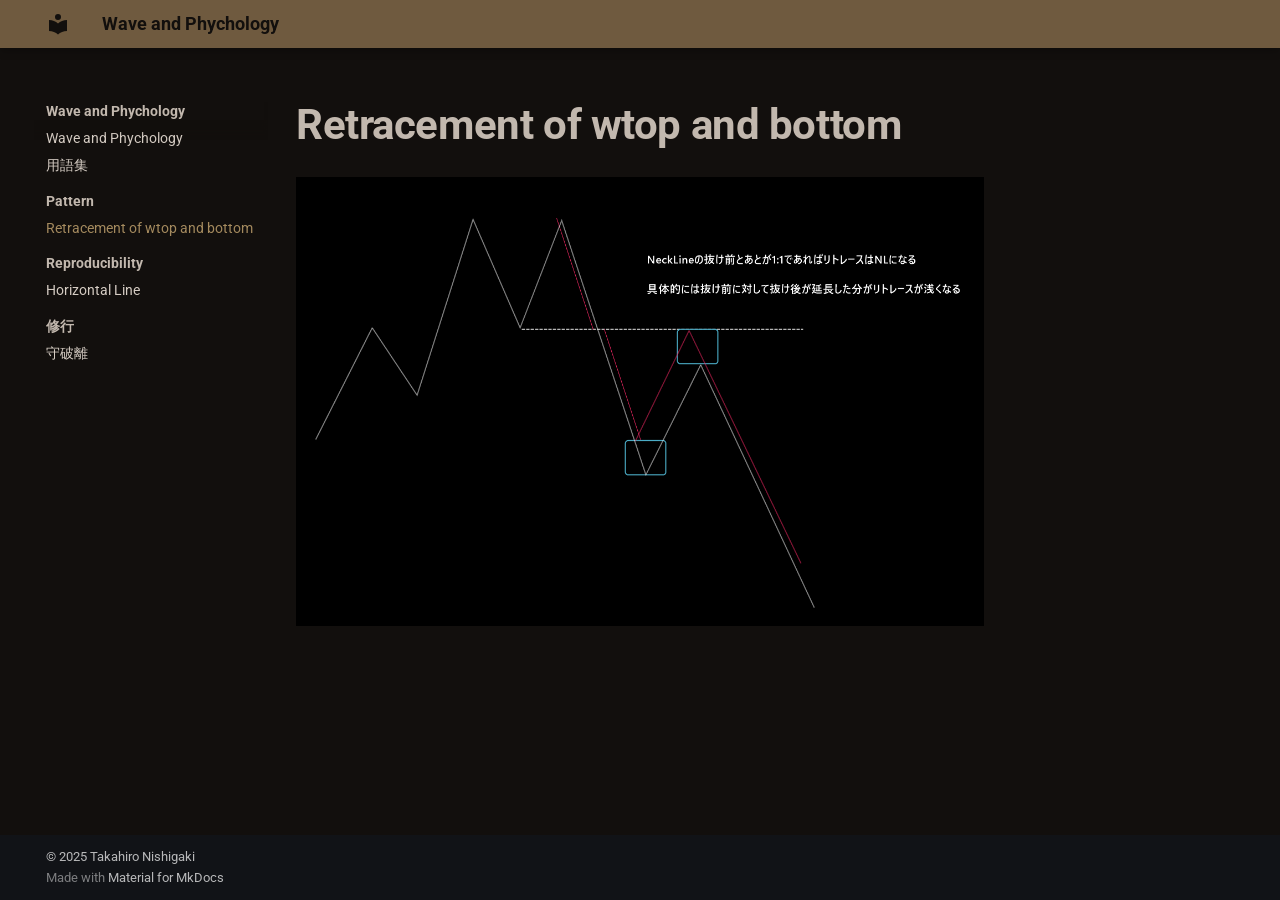
<file: pattern/retracement_of_wtop_and_bottom/index.html>
<!DOCTYPE html><html lang="en" class="no-js"><head>
    
      <meta charset="utf-8">
      <meta name="viewport" content="width=device-width,initial-scale=1">
      
      
      
      
        <link rel="prev" href="../../%E7%94%A8%E8%AA%9E%E9%9B%86/">
      
      
        <link rel="next" href="../../reproducibility/horizontal_line/">
      
      
      <link rel="icon" href="../../assets/images/favicon.png">
      <meta name="generator" content="mkdocs-1.6.1, mkdocs-material-9.6.21">
    
    
      
        <title>Retracement of wtop and bottom - Wave and Phychology</title>
      
    
    
      <link rel="stylesheet" href="../../assets/stylesheets/main.2a3383ac.min.css">
      
        
        <link rel="stylesheet" href="../../assets/stylesheets/palette.06af60db.min.css">
      
      


    
    
      
    
    
      
        
        
        <link rel="preconnect" href="https://fonts.gstatic.com" crossorigin>
        <link rel="stylesheet" href="https://fonts.googleapis.com/css?family=Roboto:300,300i,400,400i,700,700i%7CRoboto+Mono:400,400i,700,700i&amp;display=fallback">
        <style>:root{--md-text-font:"Roboto";--md-code-font:"Roboto Mono"}</style>
      
    
    
      <link rel="stylesheet" href="../../stylesheets/extra.css">
    
      <link rel="stylesheet" href="../../stylesheets/heading.css">
    
    <script>__md_scope=new URL("../..",location),__md_hash=e=>[...e].reduce(((e,_)=>(e<<5)-e+_.charCodeAt(0)),0),__md_get=(e,_=localStorage,t=__md_scope)=>JSON.parse(_.getItem(t.pathname+"."+e)),__md_set=(e,_,t=localStorage,a=__md_scope)=>{try{t.setItem(a.pathname+"."+e,JSON.stringify(_))}catch(e){}}</script>
    
      

    
    
    
  <link href="../../assets/stylesheets/glightbox.min.css" rel="stylesheet"><script src="../../assets/javascripts/glightbox.min.js"></script><style id="glightbox-style">
            html.glightbox-open { overflow: initial; height: 100%; }
            .gslide-title { margin-top: 0px; user-select: text; }
            .gslide-desc { color: #666; user-select: text; }
            .gslide-image img { background: white; }
            .gscrollbar-fixer { padding-right: 15px; }
            .gdesc-inner { font-size: 0.75rem; }
            body[data-md-color-scheme="slate"] .gdesc-inner { background: var(--md-default-bg-color); }
            body[data-md-color-scheme="slate"] .gslide-title { color: var(--md-default-fg-color); }
            body[data-md-color-scheme="slate"] .gslide-desc { color: var(--md-default-fg-color); }
        </style></head>
  
  
    
    
    
    
    
    <body dir="ltr" data-md-color-scheme="slate" data-md-color-primary="custom" data-md-color-accent="indigo">
  
    
    <input class="md-toggle" data-md-toggle="drawer" type="checkbox" id="__drawer" autocomplete="off">
    <input class="md-toggle" data-md-toggle="search" type="checkbox" id="__search" autocomplete="off">
    <label class="md-overlay" for="__drawer"></label>
    <div data-md-component="skip">
      
    </div>
    <div data-md-component="announce">
      
    </div>
    
    
      

  

<header class="md-header md-header--shadow" data-md-component="header">
  <nav class="md-header__inner md-grid" aria-label="Header">
    <a href="../.." title="Wave and Phychology" class="md-header__button md-logo" aria-label="Wave and Phychology" data-md-component="logo">
      
  
  <svg xmlns="http://www.w3.org/2000/svg" viewBox="0 0 24 24"><path d="M12 8a3 3 0 0 0 3-3 3 3 0 0 0-3-3 3 3 0 0 0-3 3 3 3 0 0 0 3 3m0 3.54C9.64 9.35 6.5 8 3 8v11c3.5 0 6.64 1.35 9 3.54 2.36-2.19 5.5-3.54 9-3.54V8c-3.5 0-6.64 1.35-9 3.54"></path></svg>

    </a>
    <label class="md-header__button md-icon" for="__drawer">
      
      <svg xmlns="http://www.w3.org/2000/svg" viewBox="0 0 24 24"><path d="M3 6h18v2H3zm0 5h18v2H3zm0 5h18v2H3z"></path></svg>
    </label>
    <div class="md-header__title" data-md-component="header-title">
      <div class="md-header__ellipsis">
        <div class="md-header__topic">
          <span class="md-ellipsis">
            Wave and Phychology
          </span>
        </div>
        <div class="md-header__topic" data-md-component="header-topic">
          <span class="md-ellipsis">
            
              Retracement of wtop and bottom
            
          </span>
        </div>
      </div>
    </div>
    
      
    
    
    
    
    
  </nav>
  
</header>
    
    <div class="md-container" data-md-component="container">
      
      
        
          
        
      
      <main class="md-main" data-md-component="main">
        <div class="md-main__inner md-grid">
          
            
              
              <div class="md-sidebar md-sidebar--primary" data-md-component="sidebar" data-md-type="navigation">
                <div class="md-sidebar__scrollwrap">
                  <div class="md-sidebar__inner">
                    



<nav class="md-nav md-nav--primary" aria-label="Navigation" data-md-level="0">
  <label class="md-nav__title" for="__drawer">
    <a href="../.." title="Wave and Phychology" class="md-nav__button md-logo" aria-label="Wave and Phychology" data-md-component="logo">
      
  
  <svg xmlns="http://www.w3.org/2000/svg" viewBox="0 0 24 24"><path d="M12 8a3 3 0 0 0 3-3 3 3 0 0 0-3-3 3 3 0 0 0-3 3 3 3 0 0 0 3 3m0 3.54C9.64 9.35 6.5 8 3 8v11c3.5 0 6.64 1.35 9 3.54 2.36-2.19 5.5-3.54 9-3.54V8c-3.5 0-6.64 1.35-9 3.54"></path></svg>

    </a>
    Wave and Phychology
  </label>
  
  <ul class="md-nav__list" data-md-scrollfix>
    
      
      
  
  
  
  
    <li class="md-nav__item">
      <a href="../.." class="md-nav__link">
        
  
  
  <span class="md-ellipsis">
    Wave and Phychology
    
  </span>
  

      </a>
    </li>
  

    
      
      
  
  
  
  
    <li class="md-nav__item">
      <a href="../../%E7%94%A8%E8%AA%9E%E9%9B%86/" class="md-nav__link">
        
  
  
  <span class="md-ellipsis">
    用語集
    
  </span>
  

      </a>
    </li>
  

    
      
      
  
  
    
  
  
  
    
    
    
    
      
        
        
      
    
    
    <li class="md-nav__item md-nav__item--active md-nav__item--section md-nav__item--nested">
      
        
        
        <input class="md-nav__toggle md-toggle " type="checkbox" id="__nav_3" checked>
        
          
          <label class="md-nav__link" for="__nav_3" id="__nav_3_label" tabindex="">
            
  
  
  <span class="md-ellipsis">
    Pattern
    
  </span>
  

            <span class="md-nav__icon md-icon"></span>
          </label>
        
        <nav class="md-nav" data-md-level="1" aria-labelledby="__nav_3_label" aria-expanded="true">
          <label class="md-nav__title" for="__nav_3">
            <span class="md-nav__icon md-icon"></span>
            Pattern
          </label>
          <ul class="md-nav__list" data-md-scrollfix>
            
              
                
  
  
    
  
  
  
    <li class="md-nav__item md-nav__item--active">
      
      <input class="md-nav__toggle md-toggle" type="checkbox" id="__toc">
      
      
      
      <a href="./" class="md-nav__link md-nav__link--active">
        
  
  
  <span class="md-ellipsis">
    Retracement of wtop and bottom
    
  </span>
  

      </a>
      
    </li>
  

              
            
          </ul>
        </nav>
      
    </li>
  

    
      
      
  
  
  
  
    
    
    
    
      
        
        
      
    
    
    <li class="md-nav__item md-nav__item--section md-nav__item--nested">
      
        
        
          
        
        <input class="md-nav__toggle md-toggle md-toggle--indeterminate" type="checkbox" id="__nav_4">
        
          
          <label class="md-nav__link" for="__nav_4" id="__nav_4_label" tabindex="">
            
  
  
  <span class="md-ellipsis">
    Reproducibility
    
  </span>
  

            <span class="md-nav__icon md-icon"></span>
          </label>
        
        <nav class="md-nav" data-md-level="1" aria-labelledby="__nav_4_label" aria-expanded="false">
          <label class="md-nav__title" for="__nav_4">
            <span class="md-nav__icon md-icon"></span>
            Reproducibility
          </label>
          <ul class="md-nav__list" data-md-scrollfix>
            
              
                
  
  
  
  
    <li class="md-nav__item">
      <a href="../../reproducibility/horizontal_line/" class="md-nav__link">
        
  
  
  <span class="md-ellipsis">
    Horizontal Line
    
  </span>
  

      </a>
    </li>
  

              
            
          </ul>
        </nav>
      
    </li>
  

    
      
      
  
  
  
  
    
    
    
    
      
        
        
      
    
    
    <li class="md-nav__item md-nav__item--section md-nav__item--nested">
      
        
        
          
        
        <input class="md-nav__toggle md-toggle md-toggle--indeterminate" type="checkbox" id="__nav_5">
        
          
          <label class="md-nav__link" for="__nav_5" id="__nav_5_label" tabindex="">
            
  
  
  <span class="md-ellipsis">
    修行
    
  </span>
  

            <span class="md-nav__icon md-icon"></span>
          </label>
        
        <nav class="md-nav" data-md-level="1" aria-labelledby="__nav_5_label" aria-expanded="false">
          <label class="md-nav__title" for="__nav_5">
            <span class="md-nav__icon md-icon"></span>
            修行
          </label>
          <ul class="md-nav__list" data-md-scrollfix>
            
              
                
  
  
  
  
    <li class="md-nav__item">
      <a href="../../%E4%BF%AE%E8%A1%8C/%E5%AE%88%E7%A0%B4%E9%9B%A2/" class="md-nav__link">
        
  
  
  <span class="md-ellipsis">
    守破離
    
  </span>
  

      </a>
    </li>
  

              
            
          </ul>
        </nav>
      
    </li>
  

    
  </ul>
</nav>
                  </div>
                </div>
              </div>
            
            
              
              <div class="md-sidebar md-sidebar--secondary" data-md-component="sidebar" data-md-type="toc">
                <div class="md-sidebar__scrollwrap">
                  <div class="md-sidebar__inner">
                    

<nav class="md-nav md-nav--secondary" aria-label="Table of contents">
  
  
  
  
</nav>
                  </div>
                </div>
              </div>
            
          
          
            <div class="md-content" data-md-component="content">
              <article class="md-content__inner md-typeset">
                
                  



  <h1>Retracement of wtop and bottom</h1>

<p><a class="glightbox" data-type="image" data-width="auto" data-height="auto" href="../retracement_of_wtop_and_bottom_asset/Pasted%20image%2020251217204220.png" data-desc-position="bottom"><img alt="Alt text" src="../retracement_of_wtop_and_bottom_asset/Pasted%20image%2020251217204220.png"></a></p>












                
              </article>
            </div>
          
          
<script>var target=document.getElementById(location.hash.slice(1));target&&target.name&&(target.checked=target.name.startsWith("__tabbed_"))</script>
        </div>
        
          <button type="button" class="md-top md-icon" data-md-component="top" hidden>
  
  <svg xmlns="http://www.w3.org/2000/svg" viewBox="0 0 24 24"><path d="M13 20h-2V8l-5.5 5.5-1.42-1.42L12 4.16l7.92 7.92-1.42 1.42L13 8z"></path></svg>
  Back to top
</button>
        
      </main>
      
        <footer class="md-footer">
  
  <div class="md-footer-meta md-typeset">
    <div class="md-footer-meta__inner md-grid">
      <div class="md-copyright">
  
    <div class="md-copyright__highlight">
      © 2025 Takahiro Nishigaki
    </div>
  
  
    Made with
    <a href="https://squidfunk.github.io/mkdocs-material/" target="_blank" rel="noopener">
      Material for MkDocs
    </a>
  
</div>
      
    </div>
  </div>
</footer>
      
    </div>
    <div class="md-dialog" data-md-component="dialog">
      <div class="md-dialog__inner md-typeset"></div>
    </div>
    
    
    
      
      <script id="__config" type="application/json">{"base": "../..", "features": ["navigation.sections", "navigation.instant", "navigation.top", "navigation.expand", "content.images.zoom"], "search": "../../assets/javascripts/workers/search.973d3a69.min.js", "tags": null, "translations": {"clipboard.copied": "Copied to clipboard", "clipboard.copy": "Copy to clipboard", "search.result.more.one": "1 more on this page", "search.result.more.other": "# more on this page", "search.result.none": "No matching documents", "search.result.one": "1 matching document", "search.result.other": "# matching documents", "search.result.placeholder": "Type to start searching", "search.result.term.missing": "Missing", "select.version": "Select version"}, "version": null}</script>
    
    
      <script src="../../assets/javascripts/bundle.f55a23d4.min.js"></script>
      
    
  
<script id="init-glightbox">const lightbox = GLightbox({"touchNavigation": true, "loop": false, "zoomable": true, "draggable": true, "openEffect": "zoom", "closeEffect": "zoom", "slideEffect": "slide"});
document$.subscribe(()=>{ lightbox.reload(); });
</script></body></html>
</file>
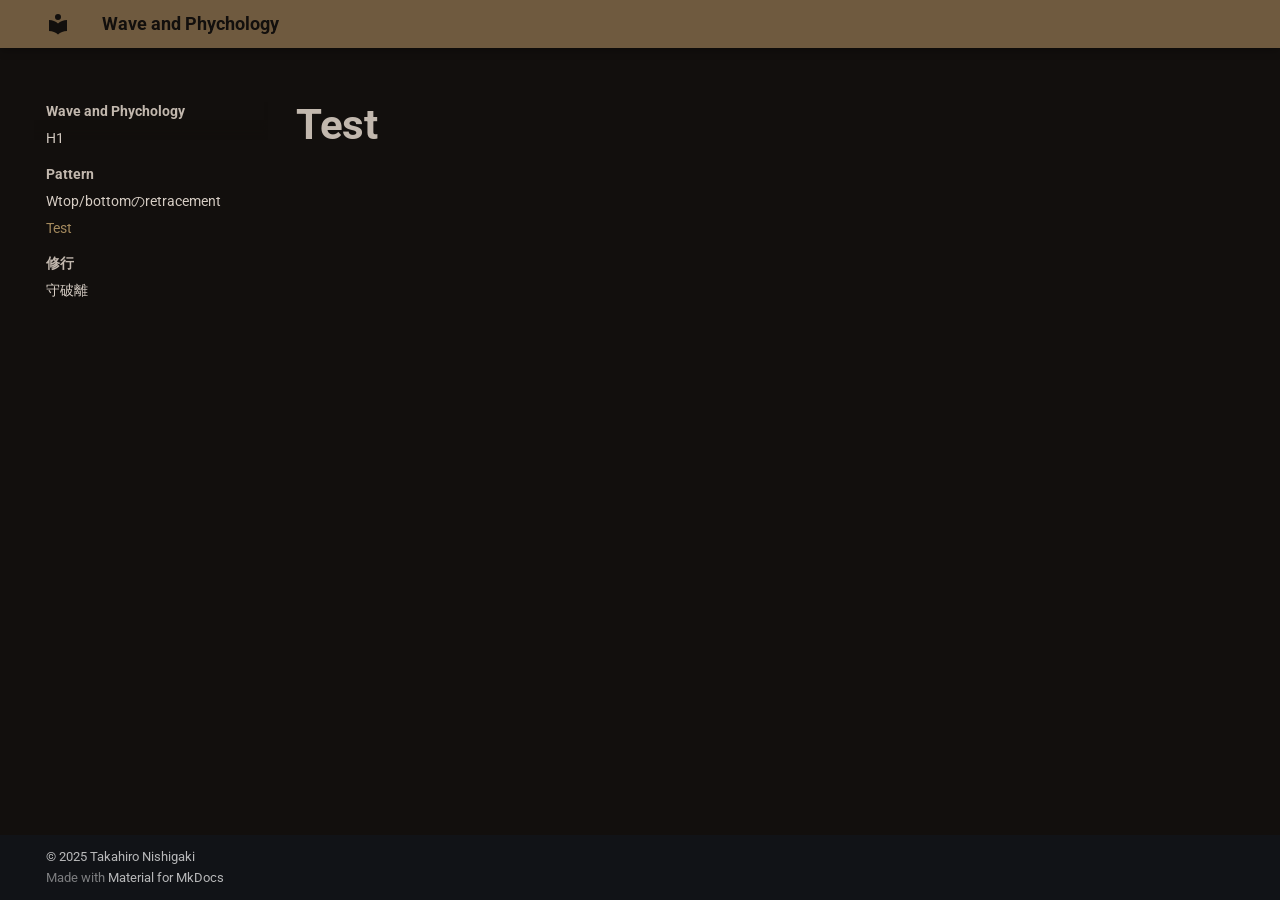
<file: pattern/test/index.html>
<!DOCTYPE html><html lang="en" class="no-js"><head>
    
      <meta charset="utf-8">
      <meta name="viewport" content="width=device-width,initial-scale=1">
      
      
      
      
        <link rel="prev" href="../Wtopbottom%E3%81%AEretracement/">
      
      
        <link rel="next" href="../../%E4%BF%AE%E8%A1%8C/%E5%AE%88%E7%A0%B4%E9%9B%A2/">
      
      
      <link rel="icon" href="../../assets/images/favicon.png">
      <meta name="generator" content="mkdocs-1.6.1, mkdocs-material-9.6.21">
    
    
      
        <title>Test - Wave and Phychology</title>
      
    
    
      <link rel="stylesheet" href="../../assets/stylesheets/main.2a3383ac.min.css">
      
        
        <link rel="stylesheet" href="../../assets/stylesheets/palette.06af60db.min.css">
      
      


    
    
      
    
    
      
        
        
        <link rel="preconnect" href="https://fonts.gstatic.com" crossorigin>
        <link rel="stylesheet" href="https://fonts.googleapis.com/css?family=Roboto:300,300i,400,400i,700,700i%7CRoboto+Mono:400,400i,700,700i&amp;display=fallback">
        <style>:root{--md-text-font:"Roboto";--md-code-font:"Roboto Mono"}</style>
      
    
    
      <link rel="stylesheet" href="../../stylesheets/extra.css">
    
      <link rel="stylesheet" href="../../stylesheets/heading.css">
    
    <script>__md_scope=new URL("../..",location),__md_hash=e=>[...e].reduce(((e,_)=>(e<<5)-e+_.charCodeAt(0)),0),__md_get=(e,_=localStorage,t=__md_scope)=>JSON.parse(_.getItem(t.pathname+"."+e)),__md_set=(e,_,t=localStorage,a=__md_scope)=>{try{t.setItem(a.pathname+"."+e,JSON.stringify(_))}catch(e){}}</script>
    
      

    
    
    
  <link href="../../assets/stylesheets/glightbox.min.css" rel="stylesheet"><script src="../../assets/javascripts/glightbox.min.js"></script><style id="glightbox-style">
            html.glightbox-open { overflow: initial; height: 100%; }
            .gslide-title { margin-top: 0px; user-select: text; }
            .gslide-desc { color: #666; user-select: text; }
            .gslide-image img { background: white; }
            .gscrollbar-fixer { padding-right: 15px; }
            .gdesc-inner { font-size: 0.75rem; }
            body[data-md-color-scheme="slate"] .gdesc-inner { background: var(--md-default-bg-color); }
            body[data-md-color-scheme="slate"] .gslide-title { color: var(--md-default-fg-color); }
            body[data-md-color-scheme="slate"] .gslide-desc { color: var(--md-default-fg-color); }
        </style></head>
  
  
    
    
    
    
    
    <body dir="ltr" data-md-color-scheme="slate" data-md-color-primary="custom" data-md-color-accent="indigo">
  
    
    <input class="md-toggle" data-md-toggle="drawer" type="checkbox" id="__drawer" autocomplete="off">
    <input class="md-toggle" data-md-toggle="search" type="checkbox" id="__search" autocomplete="off">
    <label class="md-overlay" for="__drawer"></label>
    <div data-md-component="skip">
      
    </div>
    <div data-md-component="announce">
      
    </div>
    
    
      

  

<header class="md-header md-header--shadow" data-md-component="header">
  <nav class="md-header__inner md-grid" aria-label="Header">
    <a href="../.." title="Wave and Phychology" class="md-header__button md-logo" aria-label="Wave and Phychology" data-md-component="logo">
      
  
  <svg xmlns="http://www.w3.org/2000/svg" viewBox="0 0 24 24"><path d="M12 8a3 3 0 0 0 3-3 3 3 0 0 0-3-3 3 3 0 0 0-3 3 3 3 0 0 0 3 3m0 3.54C9.64 9.35 6.5 8 3 8v11c3.5 0 6.64 1.35 9 3.54 2.36-2.19 5.5-3.54 9-3.54V8c-3.5 0-6.64 1.35-9 3.54"></path></svg>

    </a>
    <label class="md-header__button md-icon" for="__drawer">
      
      <svg xmlns="http://www.w3.org/2000/svg" viewBox="0 0 24 24"><path d="M3 6h18v2H3zm0 5h18v2H3zm0 5h18v2H3z"></path></svg>
    </label>
    <div class="md-header__title" data-md-component="header-title">
      <div class="md-header__ellipsis">
        <div class="md-header__topic">
          <span class="md-ellipsis">
            Wave and Phychology
          </span>
        </div>
        <div class="md-header__topic" data-md-component="header-topic">
          <span class="md-ellipsis">
            
              Test
            
          </span>
        </div>
      </div>
    </div>
    
      
    
    
    
    
    
  </nav>
  
</header>
    
    <div class="md-container" data-md-component="container">
      
      
        
          
        
      
      <main class="md-main" data-md-component="main">
        <div class="md-main__inner md-grid">
          
            
              
              <div class="md-sidebar md-sidebar--primary" data-md-component="sidebar" data-md-type="navigation">
                <div class="md-sidebar__scrollwrap">
                  <div class="md-sidebar__inner">
                    



<nav class="md-nav md-nav--primary" aria-label="Navigation" data-md-level="0">
  <label class="md-nav__title" for="__drawer">
    <a href="../.." title="Wave and Phychology" class="md-nav__button md-logo" aria-label="Wave and Phychology" data-md-component="logo">
      
  
  <svg xmlns="http://www.w3.org/2000/svg" viewBox="0 0 24 24"><path d="M12 8a3 3 0 0 0 3-3 3 3 0 0 0-3-3 3 3 0 0 0-3 3 3 3 0 0 0 3 3m0 3.54C9.64 9.35 6.5 8 3 8v11c3.5 0 6.64 1.35 9 3.54 2.36-2.19 5.5-3.54 9-3.54V8c-3.5 0-6.64 1.35-9 3.54"></path></svg>

    </a>
    Wave and Phychology
  </label>
  
  <ul class="md-nav__list" data-md-scrollfix>
    
      
      
  
  
  
  
    <li class="md-nav__item">
      <a href="../.." class="md-nav__link">
        
  
  
  <span class="md-ellipsis">
    H1
    
  </span>
  

      </a>
    </li>
  

    
      
      
  
  
    
  
  
  
    
    
    
    
      
        
        
      
    
    
    <li class="md-nav__item md-nav__item--active md-nav__item--section md-nav__item--nested">
      
        
        
        <input class="md-nav__toggle md-toggle " type="checkbox" id="__nav_2" checked>
        
          
          <label class="md-nav__link" for="__nav_2" id="__nav_2_label" tabindex="">
            
  
  
  <span class="md-ellipsis">
    Pattern
    
  </span>
  

            <span class="md-nav__icon md-icon"></span>
          </label>
        
        <nav class="md-nav" data-md-level="1" aria-labelledby="__nav_2_label" aria-expanded="true">
          <label class="md-nav__title" for="__nav_2">
            <span class="md-nav__icon md-icon"></span>
            Pattern
          </label>
          <ul class="md-nav__list" data-md-scrollfix>
            
              
                
  
  
  
  
    <li class="md-nav__item">
      <a href="../Wtopbottom%E3%81%AEretracement/" class="md-nav__link">
        
  
  
  <span class="md-ellipsis">
    Wtop/bottomのretracement
    
  </span>
  

      </a>
    </li>
  

              
            
              
                
  
  
    
  
  
  
    <li class="md-nav__item md-nav__item--active">
      
      <input class="md-nav__toggle md-toggle" type="checkbox" id="__toc">
      
      
      
      <a href="./" class="md-nav__link md-nav__link--active">
        
  
  
  <span class="md-ellipsis">
    Test
    
  </span>
  

      </a>
      
    </li>
  

              
            
          </ul>
        </nav>
      
    </li>
  

    
      
      
  
  
  
  
    
    
    
    
      
        
        
      
    
    
    <li class="md-nav__item md-nav__item--section md-nav__item--nested">
      
        
        
          
        
        <input class="md-nav__toggle md-toggle md-toggle--indeterminate" type="checkbox" id="__nav_3">
        
          
          <label class="md-nav__link" for="__nav_3" id="__nav_3_label" tabindex="">
            
  
  
  <span class="md-ellipsis">
    修行
    
  </span>
  

            <span class="md-nav__icon md-icon"></span>
          </label>
        
        <nav class="md-nav" data-md-level="1" aria-labelledby="__nav_3_label" aria-expanded="false">
          <label class="md-nav__title" for="__nav_3">
            <span class="md-nav__icon md-icon"></span>
            修行
          </label>
          <ul class="md-nav__list" data-md-scrollfix>
            
              
                
  
  
  
  
    <li class="md-nav__item">
      <a href="../../%E4%BF%AE%E8%A1%8C/%E5%AE%88%E7%A0%B4%E9%9B%A2/" class="md-nav__link">
        
  
  
  <span class="md-ellipsis">
    守破離
    
  </span>
  

      </a>
    </li>
  

              
            
          </ul>
        </nav>
      
    </li>
  

    
  </ul>
</nav>
                  </div>
                </div>
              </div>
            
            
              
              <div class="md-sidebar md-sidebar--secondary" data-md-component="sidebar" data-md-type="toc">
                <div class="md-sidebar__scrollwrap">
                  <div class="md-sidebar__inner">
                    

<nav class="md-nav md-nav--secondary" aria-label="Table of contents">
  
  
  
  
</nav>
                  </div>
                </div>
              </div>
            
          
          
            <div class="md-content" data-md-component="content">
              <article class="md-content__inner md-typeset">
                
                  



  <h1>Test</h1>














                
              </article>
            </div>
          
          
<script>var target=document.getElementById(location.hash.slice(1));target&&target.name&&(target.checked=target.name.startsWith("__tabbed_"))</script>
        </div>
        
          <button type="button" class="md-top md-icon" data-md-component="top" hidden>
  
  <svg xmlns="http://www.w3.org/2000/svg" viewBox="0 0 24 24"><path d="M13 20h-2V8l-5.5 5.5-1.42-1.42L12 4.16l7.92 7.92-1.42 1.42L13 8z"></path></svg>
  Back to top
</button>
        
      </main>
      
        <footer class="md-footer">
  
  <div class="md-footer-meta md-typeset">
    <div class="md-footer-meta__inner md-grid">
      <div class="md-copyright">
  
    <div class="md-copyright__highlight">
      © 2025 Takahiro Nishigaki
    </div>
  
  
    Made with
    <a href="https://squidfunk.github.io/mkdocs-material/" target="_blank" rel="noopener">
      Material for MkDocs
    </a>
  
</div>
      
    </div>
  </div>
</footer>
      
    </div>
    <div class="md-dialog" data-md-component="dialog">
      <div class="md-dialog__inner md-typeset"></div>
    </div>
    
    
    
      
      <script id="__config" type="application/json">{"base": "../..", "features": ["navigation.sections", "navigation.instant", "navigation.top", "navigation.expand", "content.images.zoom"], "search": "../../assets/javascripts/workers/search.973d3a69.min.js", "tags": null, "translations": {"clipboard.copied": "Copied to clipboard", "clipboard.copy": "Copy to clipboard", "search.result.more.one": "1 more on this page", "search.result.more.other": "# more on this page", "search.result.none": "No matching documents", "search.result.one": "1 matching document", "search.result.other": "# matching documents", "search.result.placeholder": "Type to start searching", "search.result.term.missing": "Missing", "select.version": "Select version"}, "version": null}</script>
    
    
      <script src="../../assets/javascripts/bundle.f55a23d4.min.js"></script>
      
    
  
<script id="init-glightbox">const lightbox = GLightbox({"touchNavigation": true, "loop": false, "zoomable": true, "draggable": true, "openEffect": "zoom", "closeEffect": "zoom", "slideEffect": "slide"});
document$.subscribe(()=>{ lightbox.reload(); });
</script></body></html>
</file>
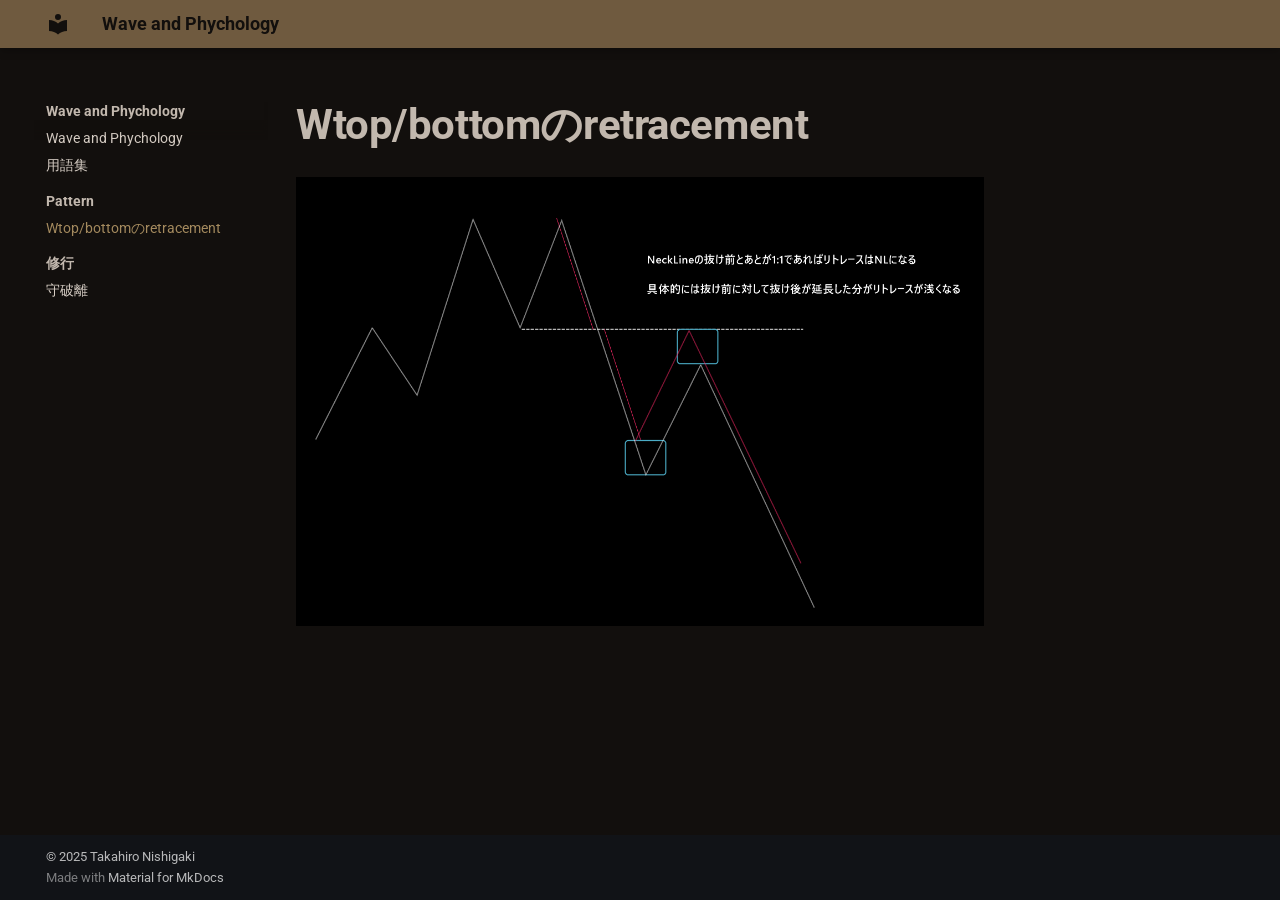
<file: pattern/Wtopbottomのretracement/index.html>
<!DOCTYPE html><html lang="en" class="no-js"><head>
    
      <meta charset="utf-8">
      <meta name="viewport" content="width=device-width,initial-scale=1">
      
      
      
      
        <link rel="prev" href="../../%E7%94%A8%E8%AA%9E%E9%9B%86/">
      
      
        <link rel="next" href="../../%E4%BF%AE%E8%A1%8C/%E5%AE%88%E7%A0%B4%E9%9B%A2/">
      
      
      <link rel="icon" href="../../assets/images/favicon.png">
      <meta name="generator" content="mkdocs-1.6.1, mkdocs-material-9.6.21">
    
    
      
        <title>Wtop/bottomのretracement - Wave and Phychology</title>
      
    
    
      <link rel="stylesheet" href="../../assets/stylesheets/main.2a3383ac.min.css">
      
        
        <link rel="stylesheet" href="../../assets/stylesheets/palette.06af60db.min.css">
      
      


    
    
      
    
    
      
        
        
        <link rel="preconnect" href="https://fonts.gstatic.com" crossorigin>
        <link rel="stylesheet" href="https://fonts.googleapis.com/css?family=Roboto:300,300i,400,400i,700,700i%7CRoboto+Mono:400,400i,700,700i&amp;display=fallback">
        <style>:root{--md-text-font:"Roboto";--md-code-font:"Roboto Mono"}</style>
      
    
    
      <link rel="stylesheet" href="../../stylesheets/extra.css">
    
      <link rel="stylesheet" href="../../stylesheets/heading.css">
    
    <script>__md_scope=new URL("../..",location),__md_hash=e=>[...e].reduce(((e,_)=>(e<<5)-e+_.charCodeAt(0)),0),__md_get=(e,_=localStorage,t=__md_scope)=>JSON.parse(_.getItem(t.pathname+"."+e)),__md_set=(e,_,t=localStorage,a=__md_scope)=>{try{t.setItem(a.pathname+"."+e,JSON.stringify(_))}catch(e){}}</script>
    
      

    
    
    
  <link href="../../assets/stylesheets/glightbox.min.css" rel="stylesheet"><script src="../../assets/javascripts/glightbox.min.js"></script><style id="glightbox-style">
            html.glightbox-open { overflow: initial; height: 100%; }
            .gslide-title { margin-top: 0px; user-select: text; }
            .gslide-desc { color: #666; user-select: text; }
            .gslide-image img { background: white; }
            .gscrollbar-fixer { padding-right: 15px; }
            .gdesc-inner { font-size: 0.75rem; }
            body[data-md-color-scheme="slate"] .gdesc-inner { background: var(--md-default-bg-color); }
            body[data-md-color-scheme="slate"] .gslide-title { color: var(--md-default-fg-color); }
            body[data-md-color-scheme="slate"] .gslide-desc { color: var(--md-default-fg-color); }
        </style></head>
  
  
    
    
    
    
    
    <body dir="ltr" data-md-color-scheme="slate" data-md-color-primary="custom" data-md-color-accent="indigo">
  
    
    <input class="md-toggle" data-md-toggle="drawer" type="checkbox" id="__drawer" autocomplete="off">
    <input class="md-toggle" data-md-toggle="search" type="checkbox" id="__search" autocomplete="off">
    <label class="md-overlay" for="__drawer"></label>
    <div data-md-component="skip">
      
        
        <a href="#wtopbottomretracement" class="md-skip">
          Skip to content
        </a>
      
    </div>
    <div data-md-component="announce">
      
    </div>
    
    
      

  

<header class="md-header md-header--shadow" data-md-component="header">
  <nav class="md-header__inner md-grid" aria-label="Header">
    <a href="../.." title="Wave and Phychology" class="md-header__button md-logo" aria-label="Wave and Phychology" data-md-component="logo">
      
  
  <svg xmlns="http://www.w3.org/2000/svg" viewBox="0 0 24 24"><path d="M12 8a3 3 0 0 0 3-3 3 3 0 0 0-3-3 3 3 0 0 0-3 3 3 3 0 0 0 3 3m0 3.54C9.64 9.35 6.5 8 3 8v11c3.5 0 6.64 1.35 9 3.54 2.36-2.19 5.5-3.54 9-3.54V8c-3.5 0-6.64 1.35-9 3.54"></path></svg>

    </a>
    <label class="md-header__button md-icon" for="__drawer">
      
      <svg xmlns="http://www.w3.org/2000/svg" viewBox="0 0 24 24"><path d="M3 6h18v2H3zm0 5h18v2H3zm0 5h18v2H3z"></path></svg>
    </label>
    <div class="md-header__title" data-md-component="header-title">
      <div class="md-header__ellipsis">
        <div class="md-header__topic">
          <span class="md-ellipsis">
            Wave and Phychology
          </span>
        </div>
        <div class="md-header__topic" data-md-component="header-topic">
          <span class="md-ellipsis">
            
              Wtop/bottomのretracement
            
          </span>
        </div>
      </div>
    </div>
    
      
    
    
    
    
    
  </nav>
  
</header>
    
    <div class="md-container" data-md-component="container">
      
      
        
          
        
      
      <main class="md-main" data-md-component="main">
        <div class="md-main__inner md-grid">
          
            
              
              <div class="md-sidebar md-sidebar--primary" data-md-component="sidebar" data-md-type="navigation">
                <div class="md-sidebar__scrollwrap">
                  <div class="md-sidebar__inner">
                    



<nav class="md-nav md-nav--primary" aria-label="Navigation" data-md-level="0">
  <label class="md-nav__title" for="__drawer">
    <a href="../.." title="Wave and Phychology" class="md-nav__button md-logo" aria-label="Wave and Phychology" data-md-component="logo">
      
  
  <svg xmlns="http://www.w3.org/2000/svg" viewBox="0 0 24 24"><path d="M12 8a3 3 0 0 0 3-3 3 3 0 0 0-3-3 3 3 0 0 0-3 3 3 3 0 0 0 3 3m0 3.54C9.64 9.35 6.5 8 3 8v11c3.5 0 6.64 1.35 9 3.54 2.36-2.19 5.5-3.54 9-3.54V8c-3.5 0-6.64 1.35-9 3.54"></path></svg>

    </a>
    Wave and Phychology
  </label>
  
  <ul class="md-nav__list" data-md-scrollfix>
    
      
      
  
  
  
  
    <li class="md-nav__item">
      <a href="../.." class="md-nav__link">
        
  
  
  <span class="md-ellipsis">
    Wave and Phychology
    
  </span>
  

      </a>
    </li>
  

    
      
      
  
  
  
  
    <li class="md-nav__item">
      <a href="../../%E7%94%A8%E8%AA%9E%E9%9B%86/" class="md-nav__link">
        
  
  
  <span class="md-ellipsis">
    用語集
    
  </span>
  

      </a>
    </li>
  

    
      
      
  
  
    
  
  
  
    
    
    
    
      
        
        
      
    
    
    <li class="md-nav__item md-nav__item--active md-nav__item--section md-nav__item--nested">
      
        
        
        <input class="md-nav__toggle md-toggle " type="checkbox" id="__nav_3" checked>
        
          
          <label class="md-nav__link" for="__nav_3" id="__nav_3_label" tabindex="">
            
  
  
  <span class="md-ellipsis">
    Pattern
    
  </span>
  

            <span class="md-nav__icon md-icon"></span>
          </label>
        
        <nav class="md-nav" data-md-level="1" aria-labelledby="__nav_3_label" aria-expanded="true">
          <label class="md-nav__title" for="__nav_3">
            <span class="md-nav__icon md-icon"></span>
            Pattern
          </label>
          <ul class="md-nav__list" data-md-scrollfix>
            
              
                
  
  
    
  
  
  
    <li class="md-nav__item md-nav__item--active">
      
      <input class="md-nav__toggle md-toggle" type="checkbox" id="__toc">
      
      
        
      
      
      <a href="./" class="md-nav__link md-nav__link--active">
        
  
  
  <span class="md-ellipsis">
    Wtop/bottomのretracement
    
  </span>
  

      </a>
      
    </li>
  

              
            
          </ul>
        </nav>
      
    </li>
  

    
      
      
  
  
  
  
    
    
    
    
      
        
        
      
    
    
    <li class="md-nav__item md-nav__item--section md-nav__item--nested">
      
        
        
          
        
        <input class="md-nav__toggle md-toggle md-toggle--indeterminate" type="checkbox" id="__nav_4">
        
          
          <label class="md-nav__link" for="__nav_4" id="__nav_4_label" tabindex="">
            
  
  
  <span class="md-ellipsis">
    修行
    
  </span>
  

            <span class="md-nav__icon md-icon"></span>
          </label>
        
        <nav class="md-nav" data-md-level="1" aria-labelledby="__nav_4_label" aria-expanded="false">
          <label class="md-nav__title" for="__nav_4">
            <span class="md-nav__icon md-icon"></span>
            修行
          </label>
          <ul class="md-nav__list" data-md-scrollfix>
            
              
                
  
  
  
  
    <li class="md-nav__item">
      <a href="../../%E4%BF%AE%E8%A1%8C/%E5%AE%88%E7%A0%B4%E9%9B%A2/" class="md-nav__link">
        
  
  
  <span class="md-ellipsis">
    守破離
    
  </span>
  

      </a>
    </li>
  

              
            
          </ul>
        </nav>
      
    </li>
  

    
  </ul>
</nav>
                  </div>
                </div>
              </div>
            
            
              
              <div class="md-sidebar md-sidebar--secondary" data-md-component="sidebar" data-md-type="toc">
                <div class="md-sidebar__scrollwrap">
                  <div class="md-sidebar__inner">
                    

<nav class="md-nav md-nav--secondary" aria-label="Table of contents">
  
  
  
    
  
  
</nav>
                  </div>
                </div>
              </div>
            
          
          
            <div class="md-content" data-md-component="content">
              <article class="md-content__inner md-typeset">
                
                  



<h1 id="wtopbottomretracement">Wtop/bottomのretracement</h1>
<p><a class="glightbox" data-type="image" data-width="auto" data-height="auto" href="../../images/Pasted%20image%2020251217204220.png" data-desc-position="bottom"><img alt="Alt text" src="../../images/Pasted%20image%2020251217204220.png"></a></p>












                
              </article>
            </div>
          
          
<script>var target=document.getElementById(location.hash.slice(1));target&&target.name&&(target.checked=target.name.startsWith("__tabbed_"))</script>
        </div>
        
          <button type="button" class="md-top md-icon" data-md-component="top" hidden>
  
  <svg xmlns="http://www.w3.org/2000/svg" viewBox="0 0 24 24"><path d="M13 20h-2V8l-5.5 5.5-1.42-1.42L12 4.16l7.92 7.92-1.42 1.42L13 8z"></path></svg>
  Back to top
</button>
        
      </main>
      
        <footer class="md-footer">
  
  <div class="md-footer-meta md-typeset">
    <div class="md-footer-meta__inner md-grid">
      <div class="md-copyright">
  
    <div class="md-copyright__highlight">
      © 2025 Takahiro Nishigaki
    </div>
  
  
    Made with
    <a href="https://squidfunk.github.io/mkdocs-material/" target="_blank" rel="noopener">
      Material for MkDocs
    </a>
  
</div>
      
    </div>
  </div>
</footer>
      
    </div>
    <div class="md-dialog" data-md-component="dialog">
      <div class="md-dialog__inner md-typeset"></div>
    </div>
    
    
    
      
      <script id="__config" type="application/json">{"base": "../..", "features": ["navigation.sections", "navigation.instant", "navigation.top", "navigation.expand", "content.images.zoom"], "search": "../../assets/javascripts/workers/search.973d3a69.min.js", "tags": null, "translations": {"clipboard.copied": "Copied to clipboard", "clipboard.copy": "Copy to clipboard", "search.result.more.one": "1 more on this page", "search.result.more.other": "# more on this page", "search.result.none": "No matching documents", "search.result.one": "1 matching document", "search.result.other": "# matching documents", "search.result.placeholder": "Type to start searching", "search.result.term.missing": "Missing", "select.version": "Select version"}, "version": null}</script>
    
    
      <script src="../../assets/javascripts/bundle.f55a23d4.min.js"></script>
      
    
  
<script id="init-glightbox">const lightbox = GLightbox({"touchNavigation": true, "loop": false, "zoomable": true, "draggable": true, "openEffect": "zoom", "closeEffect": "zoom", "slideEffect": "slide"});
document$.subscribe(()=>{ lightbox.reload(); });
</script></body></html>
</file>
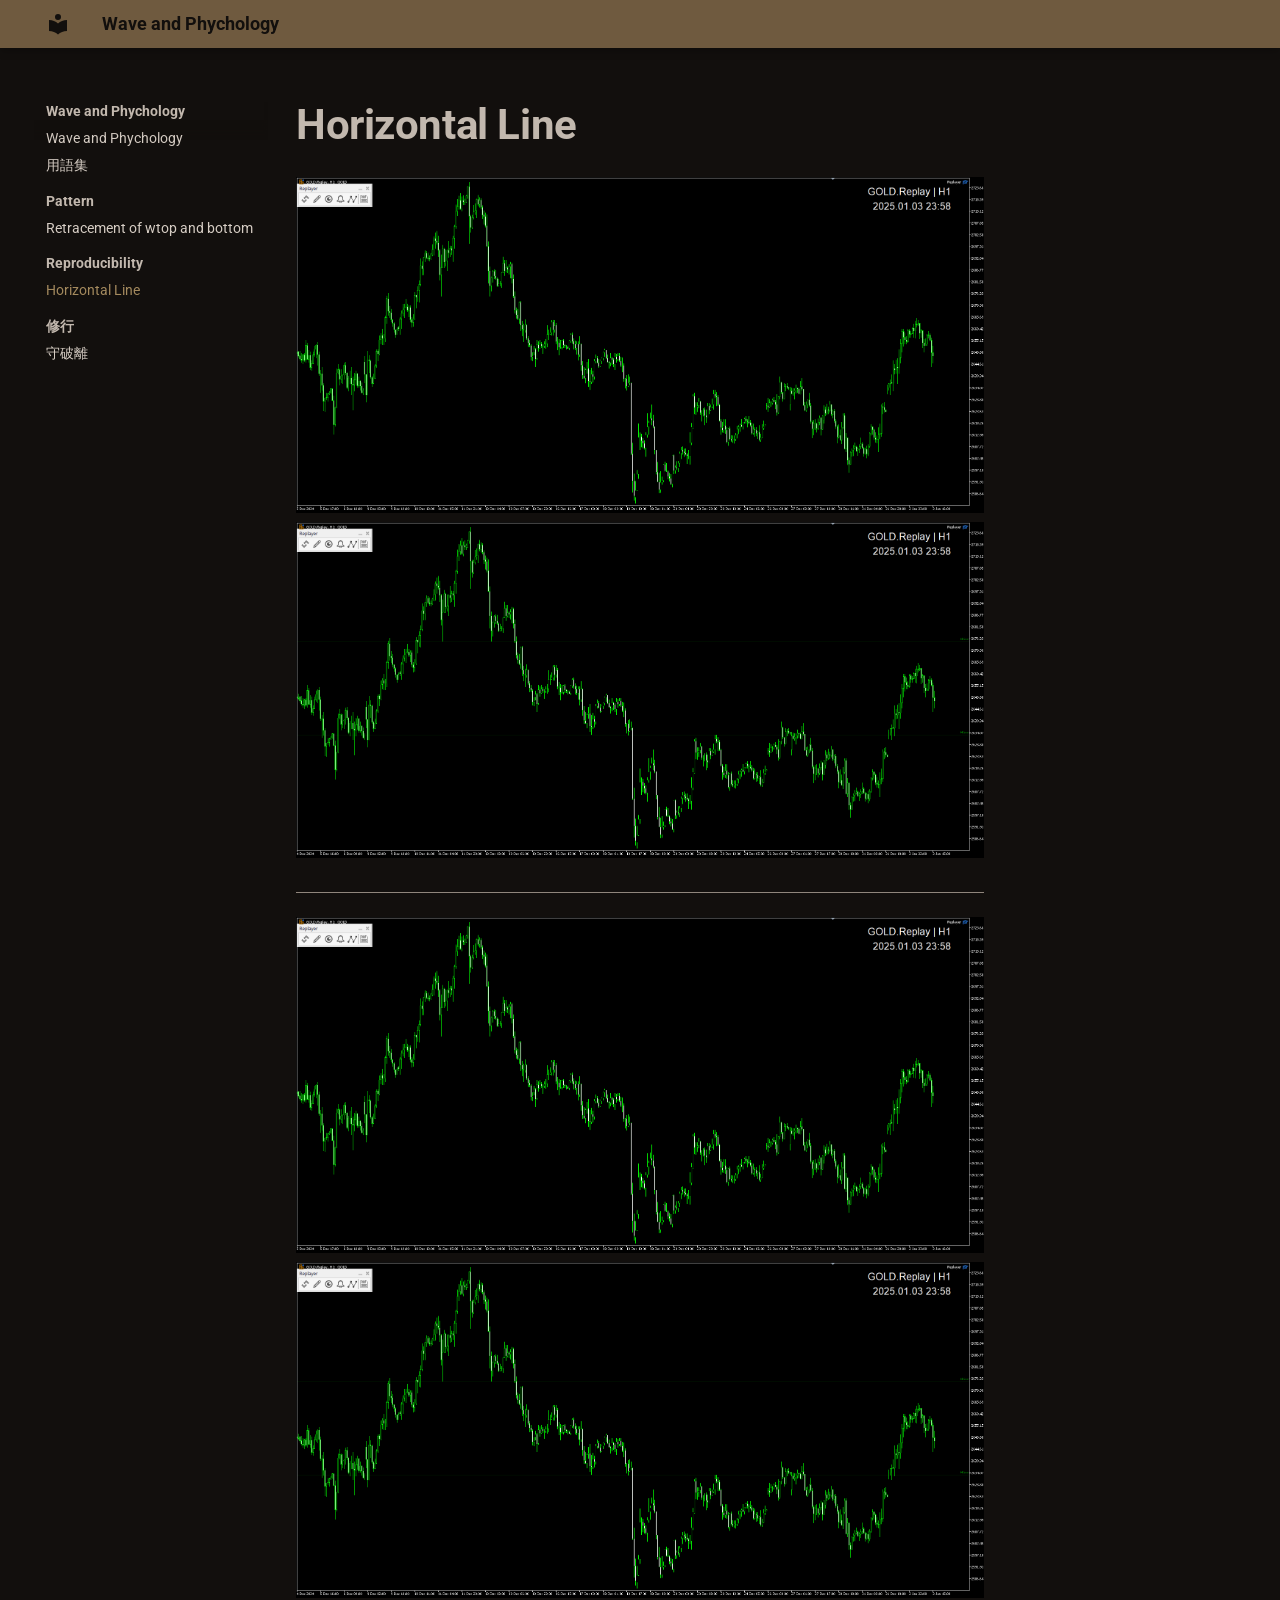
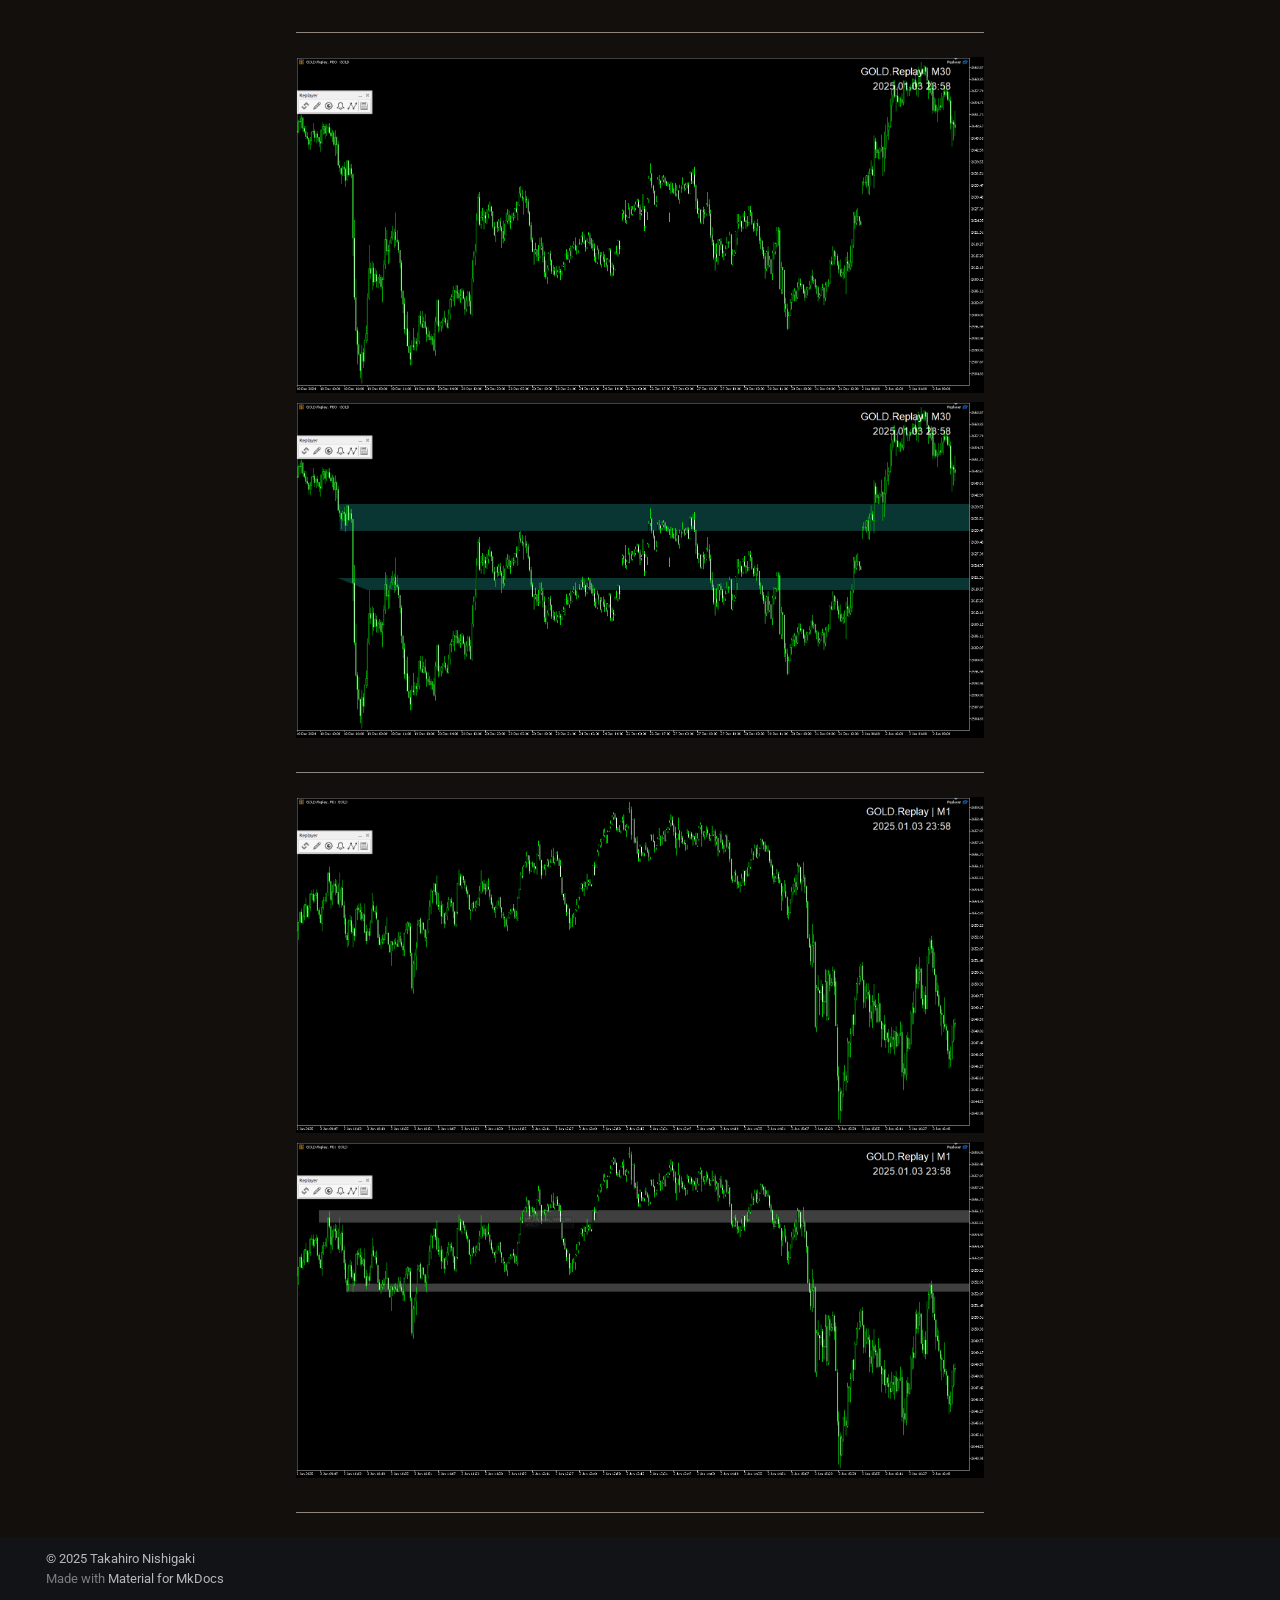
<file: reproducibility/horizontal_line/index.html>
<!DOCTYPE html><html lang="en" class="no-js"><head>
    
      <meta charset="utf-8">
      <meta name="viewport" content="width=device-width,initial-scale=1">
      
      
      
      
        <link rel="prev" href="../../pattern/retracement_of_wtop_and_bottom/">
      
      
        <link rel="next" href="../../%E4%BF%AE%E8%A1%8C/%E5%AE%88%E7%A0%B4%E9%9B%A2/">
      
      
      <link rel="icon" href="../../assets/images/favicon.png">
      <meta name="generator" content="mkdocs-1.6.1, mkdocs-material-9.6.21">
    
    
      
        <title>Horizontal Line - Wave and Phychology</title>
      
    
    
      <link rel="stylesheet" href="../../assets/stylesheets/main.2a3383ac.min.css">
      
        
        <link rel="stylesheet" href="../../assets/stylesheets/palette.06af60db.min.css">
      
      


    
    
      
    
    
      
        
        
        <link rel="preconnect" href="https://fonts.gstatic.com" crossorigin>
        <link rel="stylesheet" href="https://fonts.googleapis.com/css?family=Roboto:300,300i,400,400i,700,700i%7CRoboto+Mono:400,400i,700,700i&amp;display=fallback">
        <style>:root{--md-text-font:"Roboto";--md-code-font:"Roboto Mono"}</style>
      
    
    
      <link rel="stylesheet" href="../../stylesheets/extra.css">
    
      <link rel="stylesheet" href="../../stylesheets/heading.css">
    
    <script>__md_scope=new URL("../..",location),__md_hash=e=>[...e].reduce(((e,_)=>(e<<5)-e+_.charCodeAt(0)),0),__md_get=(e,_=localStorage,t=__md_scope)=>JSON.parse(_.getItem(t.pathname+"."+e)),__md_set=(e,_,t=localStorage,a=__md_scope)=>{try{t.setItem(a.pathname+"."+e,JSON.stringify(_))}catch(e){}}</script>
    
      

    
    
    
  <link href="../../assets/stylesheets/glightbox.min.css" rel="stylesheet"><script src="../../assets/javascripts/glightbox.min.js"></script><style id="glightbox-style">
            html.glightbox-open { overflow: initial; height: 100%; }
            .gslide-title { margin-top: 0px; user-select: text; }
            .gslide-desc { color: #666; user-select: text; }
            .gslide-image img { background: white; }
            .gscrollbar-fixer { padding-right: 15px; }
            .gdesc-inner { font-size: 0.75rem; }
            body[data-md-color-scheme="slate"] .gdesc-inner { background: var(--md-default-bg-color); }
            body[data-md-color-scheme="slate"] .gslide-title { color: var(--md-default-fg-color); }
            body[data-md-color-scheme="slate"] .gslide-desc { color: var(--md-default-fg-color); }
        </style></head>
  
  
    
    
    
    
    
    <body dir="ltr" data-md-color-scheme="slate" data-md-color-primary="custom" data-md-color-accent="indigo">
  
    
    <input class="md-toggle" data-md-toggle="drawer" type="checkbox" id="__drawer" autocomplete="off">
    <input class="md-toggle" data-md-toggle="search" type="checkbox" id="__search" autocomplete="off">
    <label class="md-overlay" for="__drawer"></label>
    <div data-md-component="skip">
      
        
        <a href="#horizontal-line" class="md-skip">
          Skip to content
        </a>
      
    </div>
    <div data-md-component="announce">
      
    </div>
    
    
      

  

<header class="md-header md-header--shadow" data-md-component="header">
  <nav class="md-header__inner md-grid" aria-label="Header">
    <a href="../.." title="Wave and Phychology" class="md-header__button md-logo" aria-label="Wave and Phychology" data-md-component="logo">
      
  
  <svg xmlns="http://www.w3.org/2000/svg" viewBox="0 0 24 24"><path d="M12 8a3 3 0 0 0 3-3 3 3 0 0 0-3-3 3 3 0 0 0-3 3 3 3 0 0 0 3 3m0 3.54C9.64 9.35 6.5 8 3 8v11c3.5 0 6.64 1.35 9 3.54 2.36-2.19 5.5-3.54 9-3.54V8c-3.5 0-6.64 1.35-9 3.54"></path></svg>

    </a>
    <label class="md-header__button md-icon" for="__drawer">
      
      <svg xmlns="http://www.w3.org/2000/svg" viewBox="0 0 24 24"><path d="M3 6h18v2H3zm0 5h18v2H3zm0 5h18v2H3z"></path></svg>
    </label>
    <div class="md-header__title" data-md-component="header-title">
      <div class="md-header__ellipsis">
        <div class="md-header__topic">
          <span class="md-ellipsis">
            Wave and Phychology
          </span>
        </div>
        <div class="md-header__topic" data-md-component="header-topic">
          <span class="md-ellipsis">
            
              Horizontal Line
            
          </span>
        </div>
      </div>
    </div>
    
      
    
    
    
    
    
  </nav>
  
</header>
    
    <div class="md-container" data-md-component="container">
      
      
        
          
        
      
      <main class="md-main" data-md-component="main">
        <div class="md-main__inner md-grid">
          
            
              
              <div class="md-sidebar md-sidebar--primary" data-md-component="sidebar" data-md-type="navigation">
                <div class="md-sidebar__scrollwrap">
                  <div class="md-sidebar__inner">
                    



<nav class="md-nav md-nav--primary" aria-label="Navigation" data-md-level="0">
  <label class="md-nav__title" for="__drawer">
    <a href="../.." title="Wave and Phychology" class="md-nav__button md-logo" aria-label="Wave and Phychology" data-md-component="logo">
      
  
  <svg xmlns="http://www.w3.org/2000/svg" viewBox="0 0 24 24"><path d="M12 8a3 3 0 0 0 3-3 3 3 0 0 0-3-3 3 3 0 0 0-3 3 3 3 0 0 0 3 3m0 3.54C9.64 9.35 6.5 8 3 8v11c3.5 0 6.64 1.35 9 3.54 2.36-2.19 5.5-3.54 9-3.54V8c-3.5 0-6.64 1.35-9 3.54"></path></svg>

    </a>
    Wave and Phychology
  </label>
  
  <ul class="md-nav__list" data-md-scrollfix>
    
      
      
  
  
  
  
    <li class="md-nav__item">
      <a href="../.." class="md-nav__link">
        
  
  
  <span class="md-ellipsis">
    Wave and Phychology
    
  </span>
  

      </a>
    </li>
  

    
      
      
  
  
  
  
    <li class="md-nav__item">
      <a href="../../%E7%94%A8%E8%AA%9E%E9%9B%86/" class="md-nav__link">
        
  
  
  <span class="md-ellipsis">
    用語集
    
  </span>
  

      </a>
    </li>
  

    
      
      
  
  
  
  
    
    
    
    
      
        
        
      
    
    
    <li class="md-nav__item md-nav__item--section md-nav__item--nested">
      
        
        
          
        
        <input class="md-nav__toggle md-toggle md-toggle--indeterminate" type="checkbox" id="__nav_3">
        
          
          <label class="md-nav__link" for="__nav_3" id="__nav_3_label" tabindex="">
            
  
  
  <span class="md-ellipsis">
    Pattern
    
  </span>
  

            <span class="md-nav__icon md-icon"></span>
          </label>
        
        <nav class="md-nav" data-md-level="1" aria-labelledby="__nav_3_label" aria-expanded="false">
          <label class="md-nav__title" for="__nav_3">
            <span class="md-nav__icon md-icon"></span>
            Pattern
          </label>
          <ul class="md-nav__list" data-md-scrollfix>
            
              
                
  
  
  
  
    <li class="md-nav__item">
      <a href="../../pattern/retracement_of_wtop_and_bottom/" class="md-nav__link">
        
  
  
  <span class="md-ellipsis">
    Retracement of wtop and bottom
    
  </span>
  

      </a>
    </li>
  

              
            
          </ul>
        </nav>
      
    </li>
  

    
      
      
  
  
    
  
  
  
    
    
    
    
      
        
        
      
    
    
    <li class="md-nav__item md-nav__item--active md-nav__item--section md-nav__item--nested">
      
        
        
        <input class="md-nav__toggle md-toggle " type="checkbox" id="__nav_4" checked>
        
          
          <label class="md-nav__link" for="__nav_4" id="__nav_4_label" tabindex="">
            
  
  
  <span class="md-ellipsis">
    Reproducibility
    
  </span>
  

            <span class="md-nav__icon md-icon"></span>
          </label>
        
        <nav class="md-nav" data-md-level="1" aria-labelledby="__nav_4_label" aria-expanded="true">
          <label class="md-nav__title" for="__nav_4">
            <span class="md-nav__icon md-icon"></span>
            Reproducibility
          </label>
          <ul class="md-nav__list" data-md-scrollfix>
            
              
                
  
  
    
  
  
  
    <li class="md-nav__item md-nav__item--active">
      
      <input class="md-nav__toggle md-toggle" type="checkbox" id="__toc">
      
      
        
      
      
      <a href="./" class="md-nav__link md-nav__link--active">
        
  
  
  <span class="md-ellipsis">
    Horizontal Line
    
  </span>
  

      </a>
      
    </li>
  

              
            
          </ul>
        </nav>
      
    </li>
  

    
      
      
  
  
  
  
    
    
    
    
      
        
        
      
    
    
    <li class="md-nav__item md-nav__item--section md-nav__item--nested">
      
        
        
          
        
        <input class="md-nav__toggle md-toggle md-toggle--indeterminate" type="checkbox" id="__nav_5">
        
          
          <label class="md-nav__link" for="__nav_5" id="__nav_5_label" tabindex="">
            
  
  
  <span class="md-ellipsis">
    修行
    
  </span>
  

            <span class="md-nav__icon md-icon"></span>
          </label>
        
        <nav class="md-nav" data-md-level="1" aria-labelledby="__nav_5_label" aria-expanded="false">
          <label class="md-nav__title" for="__nav_5">
            <span class="md-nav__icon md-icon"></span>
            修行
          </label>
          <ul class="md-nav__list" data-md-scrollfix>
            
              
                
  
  
  
  
    <li class="md-nav__item">
      <a href="../../%E4%BF%AE%E8%A1%8C/%E5%AE%88%E7%A0%B4%E9%9B%A2/" class="md-nav__link">
        
  
  
  <span class="md-ellipsis">
    守破離
    
  </span>
  

      </a>
    </li>
  

              
            
          </ul>
        </nav>
      
    </li>
  

    
  </ul>
</nav>
                  </div>
                </div>
              </div>
            
            
              
              <div class="md-sidebar md-sidebar--secondary" data-md-component="sidebar" data-md-type="toc">
                <div class="md-sidebar__scrollwrap">
                  <div class="md-sidebar__inner">
                    

<nav class="md-nav md-nav--secondary" aria-label="Table of contents">
  
  
  
    
  
  
</nav>
                  </div>
                </div>
              </div>
            
          
          
            <div class="md-content" data-md-component="content">
              <article class="md-content__inner md-typeset">
                
                  



<h1 id="horizontal-line">Horizontal Line</h1>
<p><a class="glightbox" data-type="image" data-width="auto" data-height="auto" href="../horizontal_line_assets/2026-01-11_10h30_21.png" data-desc-position="bottom"><img alt="Alt text" src="../horizontal_line_assets/2026-01-11_10h30_21.png"></a>
<a class="glightbox" data-type="image" data-width="auto" data-height="auto" href="../horizontal_line_assets/2026-01-11_10h30_46.png" data-desc-position="bottom"><img alt="Alt text" src="../horizontal_line_assets/2026-01-11_10h30_46.png"></a></p>
<hr>
<p><a class="glightbox" data-type="image" data-width="auto" data-height="auto" href="../horizontal_line_assets/2026-01-11_10h30_21.png" data-desc-position="bottom"><img alt="Alt text" src="../horizontal_line_assets/2026-01-11_10h30_21.png"></a> 
<a class="glightbox" data-type="image" data-width="auto" data-height="auto" href="../horizontal_line_assets/2026-01-11_10h30_46.png" data-desc-position="bottom"><img alt="Alt text" src="../horizontal_line_assets/2026-01-11_10h30_46.png"></a> </p>
<hr>
<p><a class="glightbox" data-type="image" data-width="auto" data-height="auto" href="../horizontal_line_assets/2026-01-11_10h54_32.png" data-desc-position="bottom"><img alt="Alt text" src="../horizontal_line_assets/2026-01-11_10h54_32.png"></a> 
<a class="glightbox" data-type="image" data-width="auto" data-height="auto" href="../horizontal_line_assets/2026-01-11_10h54_48.png" data-desc-position="bottom"><img alt="Alt text" src="../horizontal_line_assets/2026-01-11_10h54_48.png"></a> </p>
<hr>
<p><a class="glightbox" data-type="image" data-width="auto" data-height="auto" href="../horizontal_line_assets/2026-01-11_11h05_06.png" data-desc-position="bottom"><img alt="Alt text" src="../horizontal_line_assets/2026-01-11_11h05_06.png"></a> 
<a class="glightbox" data-type="image" data-width="auto" data-height="auto" href="../horizontal_line_assets/2026-01-11_11h09_36.png" data-desc-position="bottom"><img alt="Alt text" src="../horizontal_line_assets/2026-01-11_11h09_36.png"></a></p>
<hr>












                
              </article>
            </div>
          
          
<script>var target=document.getElementById(location.hash.slice(1));target&&target.name&&(target.checked=target.name.startsWith("__tabbed_"))</script>
        </div>
        
          <button type="button" class="md-top md-icon" data-md-component="top" hidden>
  
  <svg xmlns="http://www.w3.org/2000/svg" viewBox="0 0 24 24"><path d="M13 20h-2V8l-5.5 5.5-1.42-1.42L12 4.16l7.92 7.92-1.42 1.42L13 8z"></path></svg>
  Back to top
</button>
        
      </main>
      
        <footer class="md-footer">
  
  <div class="md-footer-meta md-typeset">
    <div class="md-footer-meta__inner md-grid">
      <div class="md-copyright">
  
    <div class="md-copyright__highlight">
      © 2025 Takahiro Nishigaki
    </div>
  
  
    Made with
    <a href="https://squidfunk.github.io/mkdocs-material/" target="_blank" rel="noopener">
      Material for MkDocs
    </a>
  
</div>
      
    </div>
  </div>
</footer>
      
    </div>
    <div class="md-dialog" data-md-component="dialog">
      <div class="md-dialog__inner md-typeset"></div>
    </div>
    
    
    
      
      <script id="__config" type="application/json">{"base": "../..", "features": ["navigation.sections", "navigation.instant", "navigation.top", "navigation.expand", "content.images.zoom"], "search": "../../assets/javascripts/workers/search.973d3a69.min.js", "tags": null, "translations": {"clipboard.copied": "Copied to clipboard", "clipboard.copy": "Copy to clipboard", "search.result.more.one": "1 more on this page", "search.result.more.other": "# more on this page", "search.result.none": "No matching documents", "search.result.one": "1 matching document", "search.result.other": "# matching documents", "search.result.placeholder": "Type to start searching", "search.result.term.missing": "Missing", "select.version": "Select version"}, "version": null}</script>
    
    
      <script src="../../assets/javascripts/bundle.f55a23d4.min.js"></script>
      
    
  
<script id="init-glightbox">const lightbox = GLightbox({"touchNavigation": true, "loop": false, "zoomable": true, "draggable": true, "openEffect": "zoom", "closeEffect": "zoom", "slideEffect": "slide"});
document$.subscribe(()=>{ lightbox.reload(); });
</script></body></html>
</file>
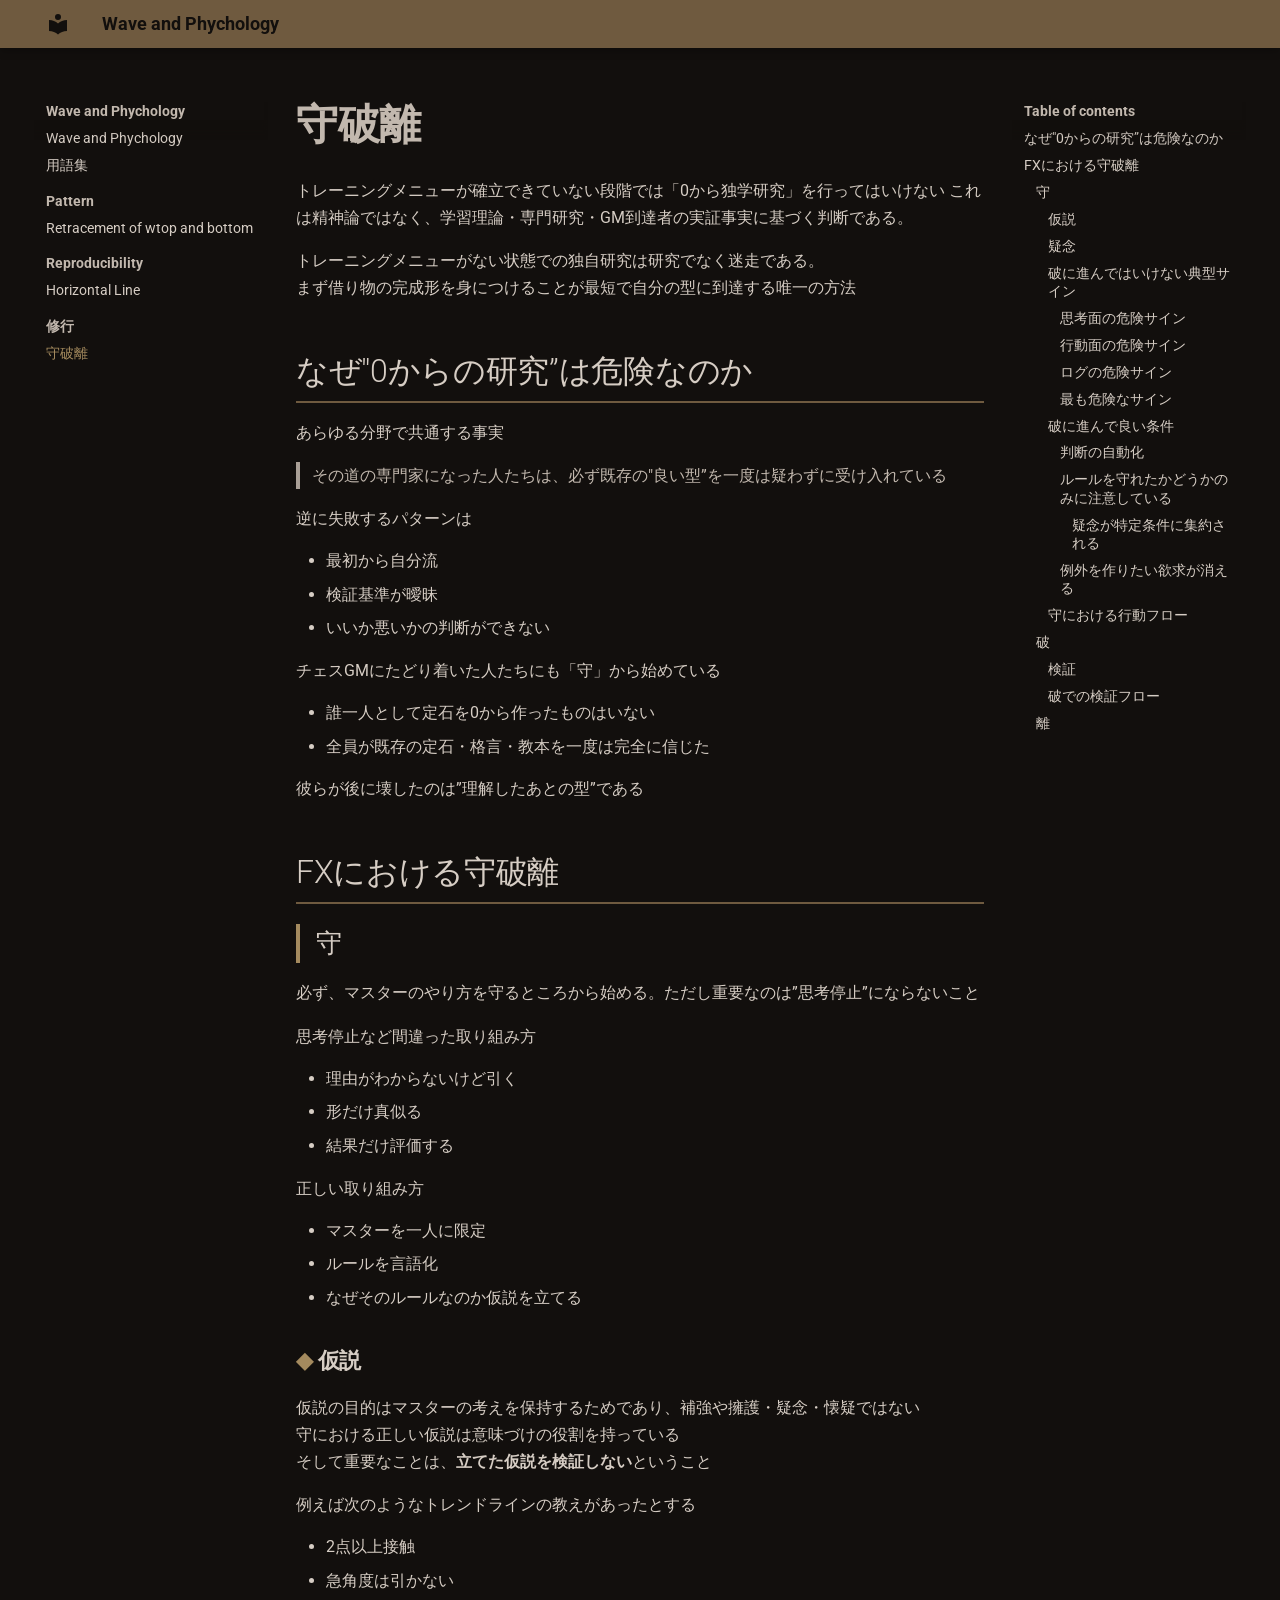
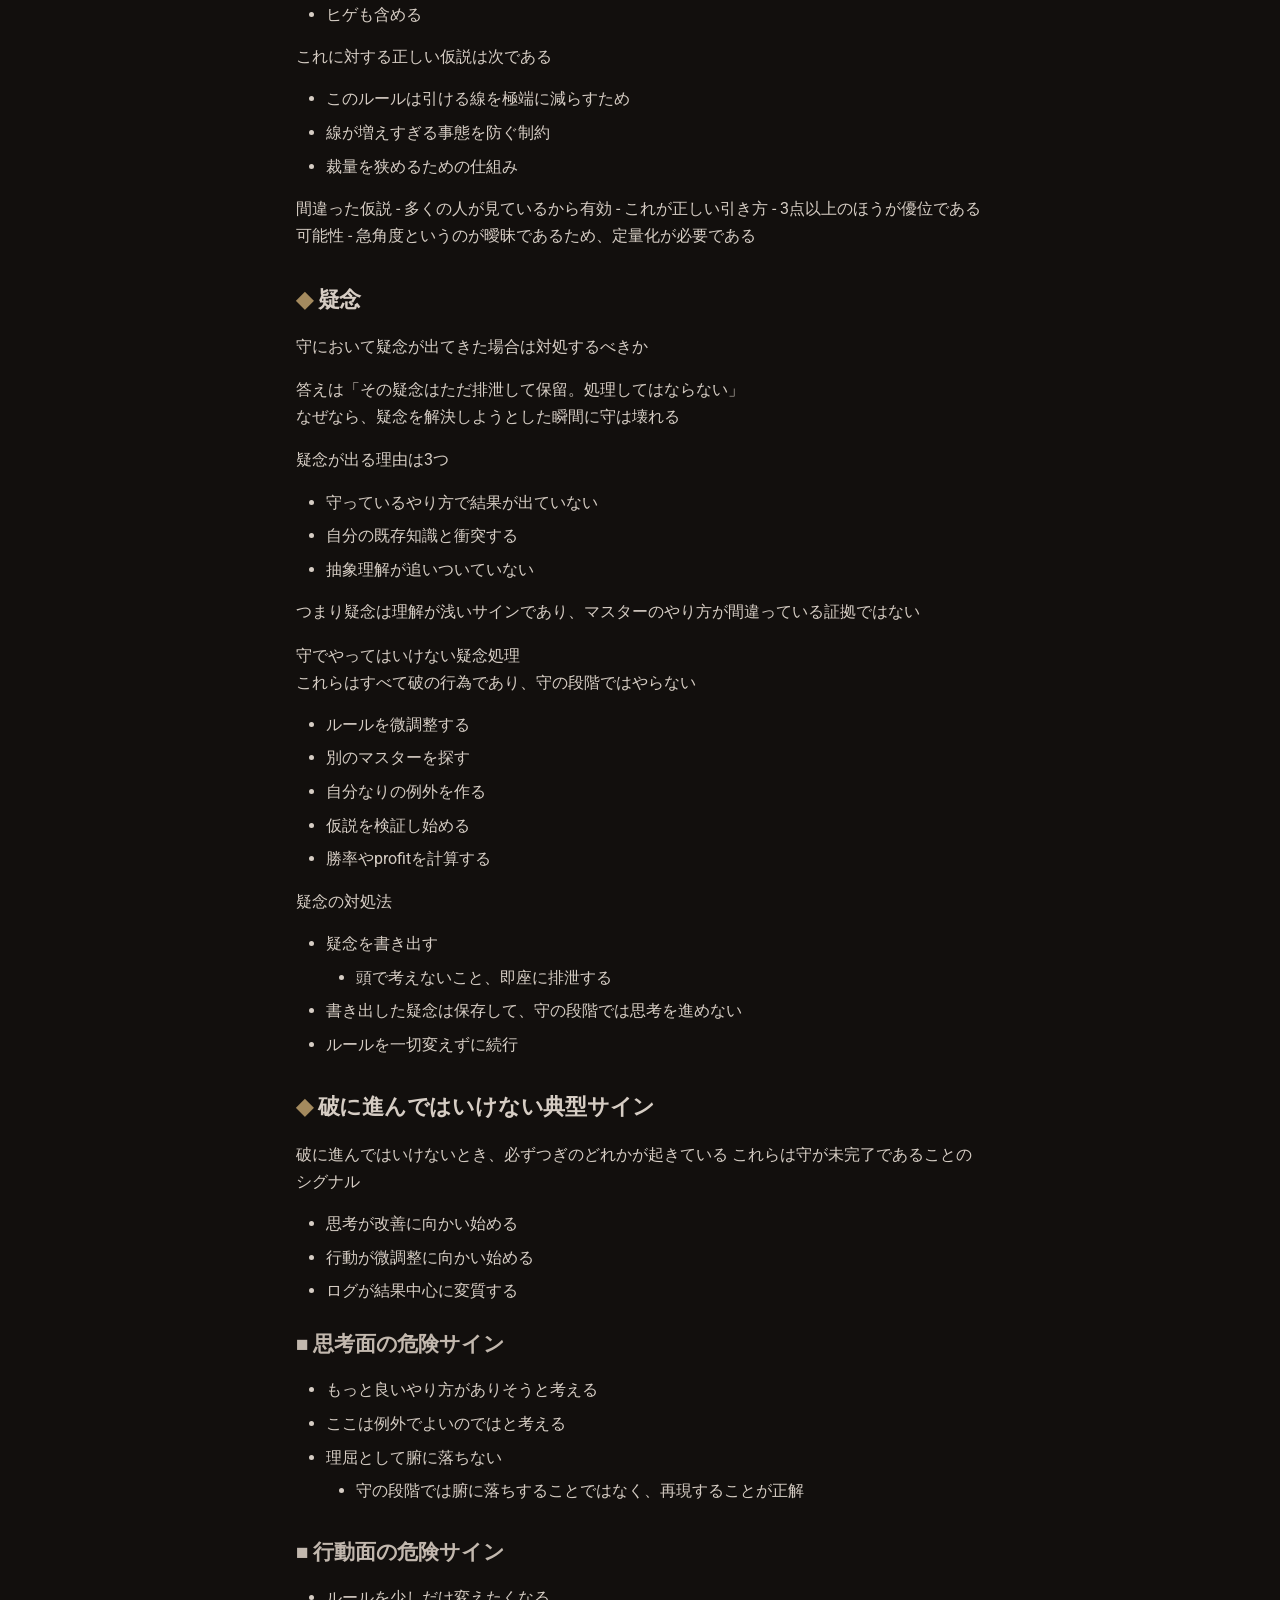
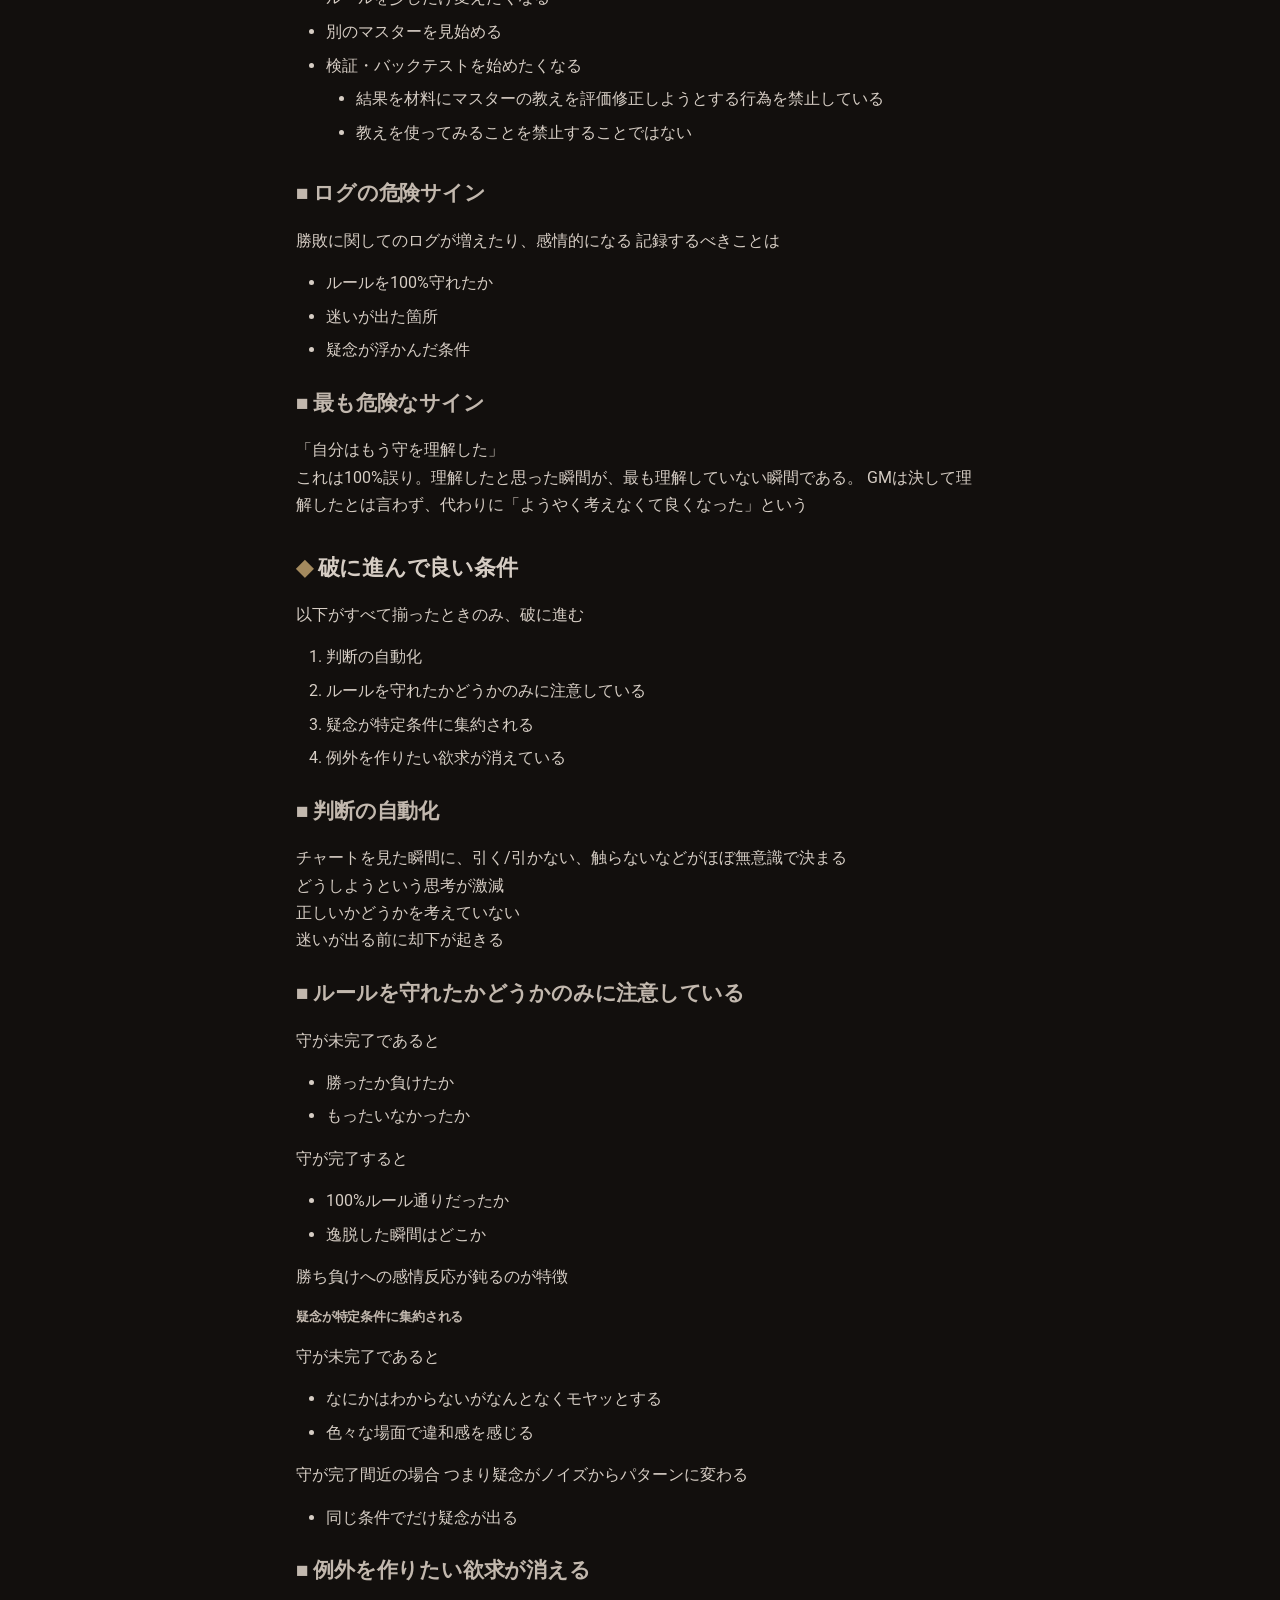
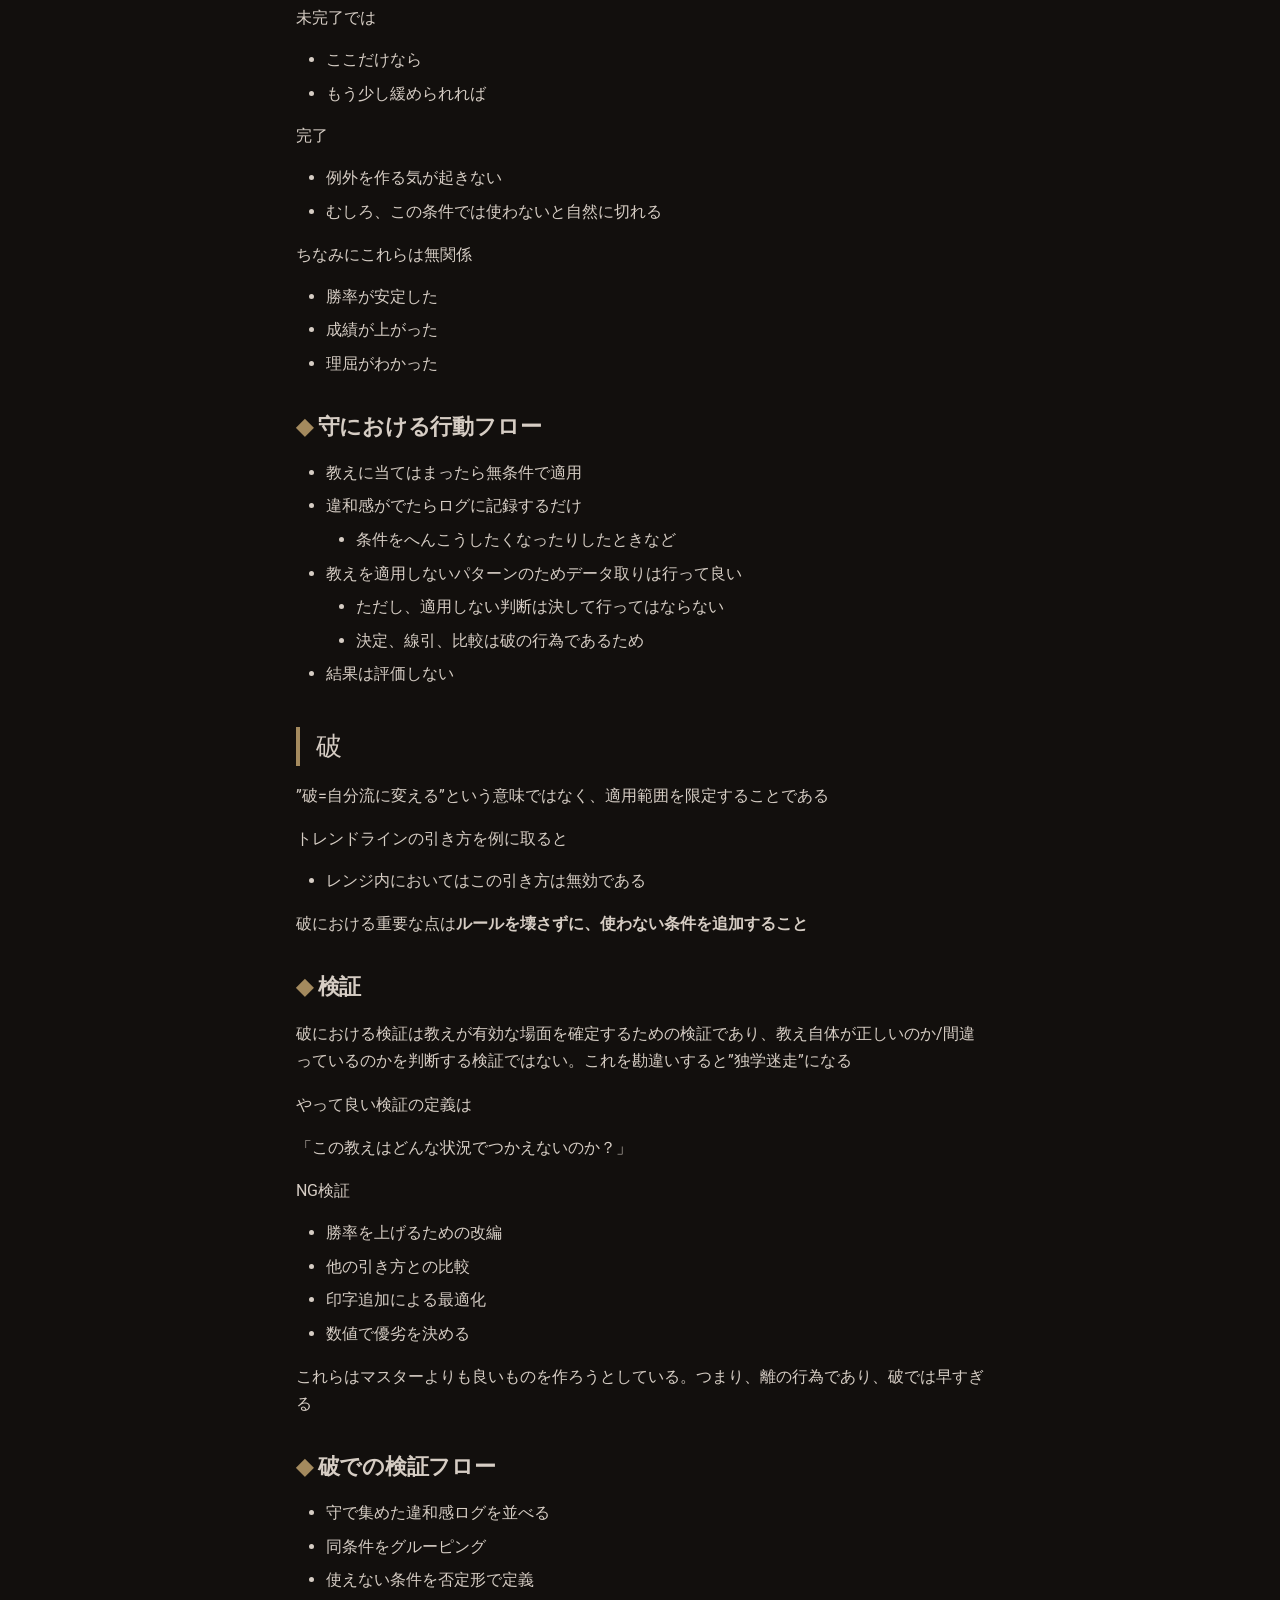
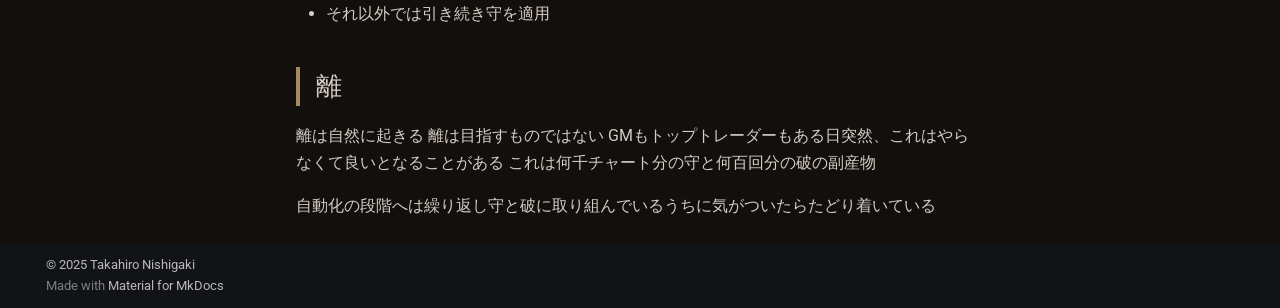
<file: 修行/守破離/index.html>
<!DOCTYPE html><html lang="en" class="no-js"><head>
    
      <meta charset="utf-8">
      <meta name="viewport" content="width=device-width,initial-scale=1">
      
      
      
      
        <link rel="prev" href="../../reproducibility/horizontal_line/">
      
      
      
      <link rel="icon" href="../../assets/images/favicon.png">
      <meta name="generator" content="mkdocs-1.6.1, mkdocs-material-9.6.21">
    
    
      
        <title>守破離 - Wave and Phychology</title>
      
    
    
      <link rel="stylesheet" href="../../assets/stylesheets/main.2a3383ac.min.css">
      
        
        <link rel="stylesheet" href="../../assets/stylesheets/palette.06af60db.min.css">
      
      


    
    
      
    
    
      
        
        
        <link rel="preconnect" href="https://fonts.gstatic.com" crossorigin>
        <link rel="stylesheet" href="https://fonts.googleapis.com/css?family=Roboto:300,300i,400,400i,700,700i%7CRoboto+Mono:400,400i,700,700i&amp;display=fallback">
        <style>:root{--md-text-font:"Roboto";--md-code-font:"Roboto Mono"}</style>
      
    
    
      <link rel="stylesheet" href="../../stylesheets/extra.css">
    
      <link rel="stylesheet" href="../../stylesheets/heading.css">
    
    <script>__md_scope=new URL("../..",location),__md_hash=e=>[...e].reduce(((e,_)=>(e<<5)-e+_.charCodeAt(0)),0),__md_get=(e,_=localStorage,t=__md_scope)=>JSON.parse(_.getItem(t.pathname+"."+e)),__md_set=(e,_,t=localStorage,a=__md_scope)=>{try{t.setItem(a.pathname+"."+e,JSON.stringify(_))}catch(e){}}</script>
    
      

    
    
    
  <link href="../../assets/stylesheets/glightbox.min.css" rel="stylesheet"><script src="../../assets/javascripts/glightbox.min.js"></script><style id="glightbox-style">
            html.glightbox-open { overflow: initial; height: 100%; }
            .gslide-title { margin-top: 0px; user-select: text; }
            .gslide-desc { color: #666; user-select: text; }
            .gslide-image img { background: white; }
            .gscrollbar-fixer { padding-right: 15px; }
            .gdesc-inner { font-size: 0.75rem; }
            body[data-md-color-scheme="slate"] .gdesc-inner { background: var(--md-default-bg-color); }
            body[data-md-color-scheme="slate"] .gslide-title { color: var(--md-default-fg-color); }
            body[data-md-color-scheme="slate"] .gslide-desc { color: var(--md-default-fg-color); }
        </style></head>
  
  
    
    
    
    
    
    <body dir="ltr" data-md-color-scheme="slate" data-md-color-primary="custom" data-md-color-accent="indigo">
  
    
    <input class="md-toggle" data-md-toggle="drawer" type="checkbox" id="__drawer" autocomplete="off">
    <input class="md-toggle" data-md-toggle="search" type="checkbox" id="__search" autocomplete="off">
    <label class="md-overlay" for="__drawer"></label>
    <div data-md-component="skip">
      
        
        <a href="#_1" class="md-skip">
          Skip to content
        </a>
      
    </div>
    <div data-md-component="announce">
      
    </div>
    
    
      

  

<header class="md-header md-header--shadow" data-md-component="header">
  <nav class="md-header__inner md-grid" aria-label="Header">
    <a href="../.." title="Wave and Phychology" class="md-header__button md-logo" aria-label="Wave and Phychology" data-md-component="logo">
      
  
  <svg xmlns="http://www.w3.org/2000/svg" viewBox="0 0 24 24"><path d="M12 8a3 3 0 0 0 3-3 3 3 0 0 0-3-3 3 3 0 0 0-3 3 3 3 0 0 0 3 3m0 3.54C9.64 9.35 6.5 8 3 8v11c3.5 0 6.64 1.35 9 3.54 2.36-2.19 5.5-3.54 9-3.54V8c-3.5 0-6.64 1.35-9 3.54"></path></svg>

    </a>
    <label class="md-header__button md-icon" for="__drawer">
      
      <svg xmlns="http://www.w3.org/2000/svg" viewBox="0 0 24 24"><path d="M3 6h18v2H3zm0 5h18v2H3zm0 5h18v2H3z"></path></svg>
    </label>
    <div class="md-header__title" data-md-component="header-title">
      <div class="md-header__ellipsis">
        <div class="md-header__topic">
          <span class="md-ellipsis">
            Wave and Phychology
          </span>
        </div>
        <div class="md-header__topic" data-md-component="header-topic">
          <span class="md-ellipsis">
            
              守破離
            
          </span>
        </div>
      </div>
    </div>
    
      
    
    
    
    
    
  </nav>
  
</header>
    
    <div class="md-container" data-md-component="container">
      
      
        
          
        
      
      <main class="md-main" data-md-component="main">
        <div class="md-main__inner md-grid">
          
            
              
              <div class="md-sidebar md-sidebar--primary" data-md-component="sidebar" data-md-type="navigation">
                <div class="md-sidebar__scrollwrap">
                  <div class="md-sidebar__inner">
                    



<nav class="md-nav md-nav--primary" aria-label="Navigation" data-md-level="0">
  <label class="md-nav__title" for="__drawer">
    <a href="../.." title="Wave and Phychology" class="md-nav__button md-logo" aria-label="Wave and Phychology" data-md-component="logo">
      
  
  <svg xmlns="http://www.w3.org/2000/svg" viewBox="0 0 24 24"><path d="M12 8a3 3 0 0 0 3-3 3 3 0 0 0-3-3 3 3 0 0 0-3 3 3 3 0 0 0 3 3m0 3.54C9.64 9.35 6.5 8 3 8v11c3.5 0 6.64 1.35 9 3.54 2.36-2.19 5.5-3.54 9-3.54V8c-3.5 0-6.64 1.35-9 3.54"></path></svg>

    </a>
    Wave and Phychology
  </label>
  
  <ul class="md-nav__list" data-md-scrollfix>
    
      
      
  
  
  
  
    <li class="md-nav__item">
      <a href="../.." class="md-nav__link">
        
  
  
  <span class="md-ellipsis">
    Wave and Phychology
    
  </span>
  

      </a>
    </li>
  

    
      
      
  
  
  
  
    <li class="md-nav__item">
      <a href="../../%E7%94%A8%E8%AA%9E%E9%9B%86/" class="md-nav__link">
        
  
  
  <span class="md-ellipsis">
    用語集
    
  </span>
  

      </a>
    </li>
  

    
      
      
  
  
  
  
    
    
    
    
      
        
        
      
    
    
    <li class="md-nav__item md-nav__item--section md-nav__item--nested">
      
        
        
          
        
        <input class="md-nav__toggle md-toggle md-toggle--indeterminate" type="checkbox" id="__nav_3">
        
          
          <label class="md-nav__link" for="__nav_3" id="__nav_3_label" tabindex="">
            
  
  
  <span class="md-ellipsis">
    Pattern
    
  </span>
  

            <span class="md-nav__icon md-icon"></span>
          </label>
        
        <nav class="md-nav" data-md-level="1" aria-labelledby="__nav_3_label" aria-expanded="false">
          <label class="md-nav__title" for="__nav_3">
            <span class="md-nav__icon md-icon"></span>
            Pattern
          </label>
          <ul class="md-nav__list" data-md-scrollfix>
            
              
                
  
  
  
  
    <li class="md-nav__item">
      <a href="../../pattern/retracement_of_wtop_and_bottom/" class="md-nav__link">
        
  
  
  <span class="md-ellipsis">
    Retracement of wtop and bottom
    
  </span>
  

      </a>
    </li>
  

              
            
          </ul>
        </nav>
      
    </li>
  

    
      
      
  
  
  
  
    
    
    
    
      
        
        
      
    
    
    <li class="md-nav__item md-nav__item--section md-nav__item--nested">
      
        
        
          
        
        <input class="md-nav__toggle md-toggle md-toggle--indeterminate" type="checkbox" id="__nav_4">
        
          
          <label class="md-nav__link" for="__nav_4" id="__nav_4_label" tabindex="">
            
  
  
  <span class="md-ellipsis">
    Reproducibility
    
  </span>
  

            <span class="md-nav__icon md-icon"></span>
          </label>
        
        <nav class="md-nav" data-md-level="1" aria-labelledby="__nav_4_label" aria-expanded="false">
          <label class="md-nav__title" for="__nav_4">
            <span class="md-nav__icon md-icon"></span>
            Reproducibility
          </label>
          <ul class="md-nav__list" data-md-scrollfix>
            
              
                
  
  
  
  
    <li class="md-nav__item">
      <a href="../../reproducibility/horizontal_line/" class="md-nav__link">
        
  
  
  <span class="md-ellipsis">
    Horizontal Line
    
  </span>
  

      </a>
    </li>
  

              
            
          </ul>
        </nav>
      
    </li>
  

    
      
      
  
  
    
  
  
  
    
    
    
    
      
        
        
      
    
    
    <li class="md-nav__item md-nav__item--active md-nav__item--section md-nav__item--nested">
      
        
        
        <input class="md-nav__toggle md-toggle " type="checkbox" id="__nav_5" checked>
        
          
          <label class="md-nav__link" for="__nav_5" id="__nav_5_label" tabindex="">
            
  
  
  <span class="md-ellipsis">
    修行
    
  </span>
  

            <span class="md-nav__icon md-icon"></span>
          </label>
        
        <nav class="md-nav" data-md-level="1" aria-labelledby="__nav_5_label" aria-expanded="true">
          <label class="md-nav__title" for="__nav_5">
            <span class="md-nav__icon md-icon"></span>
            修行
          </label>
          <ul class="md-nav__list" data-md-scrollfix>
            
              
                
  
  
    
  
  
  
    <li class="md-nav__item md-nav__item--active">
      
      <input class="md-nav__toggle md-toggle" type="checkbox" id="__toc">
      
      
        
      
      
        <label class="md-nav__link md-nav__link--active" for="__toc">
          
  
  
  <span class="md-ellipsis">
    守破離
    
  </span>
  

          <span class="md-nav__icon md-icon"></span>
        </label>
      
      <a href="./" class="md-nav__link md-nav__link--active">
        
  
  
  <span class="md-ellipsis">
    守破離
    
  </span>
  

      </a>
      
        

<nav class="md-nav md-nav--secondary" aria-label="Table of contents">
  
  
  
    
  
  
    <label class="md-nav__title" for="__toc">
      <span class="md-nav__icon md-icon"></span>
      Table of contents
    </label>
    <ul class="md-nav__list" data-md-component="toc" data-md-scrollfix>
      
        <li class="md-nav__item">
  <a href="#0" class="md-nav__link">
    <span class="md-ellipsis">
      なぜ"0からの研究”は危険なのか
    </span>
  </a>
  
</li>
      
        <li class="md-nav__item">
  <a href="#fx" class="md-nav__link">
    <span class="md-ellipsis">
      FXにおける守破離
    </span>
  </a>
  
    <nav class="md-nav" aria-label="FXにおける守破離">
      <ul class="md-nav__list">
        
          <li class="md-nav__item">
  <a href="#_2" class="md-nav__link">
    <span class="md-ellipsis">
      守
    </span>
  </a>
  
    <nav class="md-nav" aria-label="守">
      <ul class="md-nav__list">
        
          <li class="md-nav__item">
  <a href="#_3" class="md-nav__link">
    <span class="md-ellipsis">
      仮説
    </span>
  </a>
  
</li>
        
          <li class="md-nav__item">
  <a href="#_4" class="md-nav__link">
    <span class="md-ellipsis">
      疑念
    </span>
  </a>
  
</li>
        
          <li class="md-nav__item">
  <a href="#_5" class="md-nav__link">
    <span class="md-ellipsis">
      破に進んではいけない典型サイン
    </span>
  </a>
  
    <nav class="md-nav" aria-label="破に進んではいけない典型サイン">
      <ul class="md-nav__list">
        
          <li class="md-nav__item">
  <a href="#_6" class="md-nav__link">
    <span class="md-ellipsis">
      思考面の危険サイン
    </span>
  </a>
  
</li>
        
          <li class="md-nav__item">
  <a href="#_7" class="md-nav__link">
    <span class="md-ellipsis">
      行動面の危険サイン
    </span>
  </a>
  
</li>
        
          <li class="md-nav__item">
  <a href="#_8" class="md-nav__link">
    <span class="md-ellipsis">
      ログの危険サイン
    </span>
  </a>
  
</li>
        
          <li class="md-nav__item">
  <a href="#_9" class="md-nav__link">
    <span class="md-ellipsis">
      最も危険なサイン
    </span>
  </a>
  
</li>
        
      </ul>
    </nav>
  
</li>
        
          <li class="md-nav__item">
  <a href="#_10" class="md-nav__link">
    <span class="md-ellipsis">
      破に進んで良い条件
    </span>
  </a>
  
    <nav class="md-nav" aria-label="破に進んで良い条件">
      <ul class="md-nav__list">
        
          <li class="md-nav__item">
  <a href="#_11" class="md-nav__link">
    <span class="md-ellipsis">
      判断の自動化
    </span>
  </a>
  
</li>
        
          <li class="md-nav__item">
  <a href="#_12" class="md-nav__link">
    <span class="md-ellipsis">
      ルールを守れたかどうかのみに注意している
    </span>
  </a>
  
    <nav class="md-nav" aria-label="ルールを守れたかどうかのみに注意している">
      <ul class="md-nav__list">
        
          <li class="md-nav__item">
  <a href="#_13" class="md-nav__link">
    <span class="md-ellipsis">
      疑念が特定条件に集約される
    </span>
  </a>
  
</li>
        
      </ul>
    </nav>
  
</li>
        
          <li class="md-nav__item">
  <a href="#_14" class="md-nav__link">
    <span class="md-ellipsis">
      例外を作りたい欲求が消える
    </span>
  </a>
  
</li>
        
      </ul>
    </nav>
  
</li>
        
          <li class="md-nav__item">
  <a href="#_15" class="md-nav__link">
    <span class="md-ellipsis">
      守における行動フロー
    </span>
  </a>
  
</li>
        
      </ul>
    </nav>
  
</li>
        
          <li class="md-nav__item">
  <a href="#_16" class="md-nav__link">
    <span class="md-ellipsis">
      破
    </span>
  </a>
  
    <nav class="md-nav" aria-label="破">
      <ul class="md-nav__list">
        
          <li class="md-nav__item">
  <a href="#_17" class="md-nav__link">
    <span class="md-ellipsis">
      検証
    </span>
  </a>
  
</li>
        
          <li class="md-nav__item">
  <a href="#_18" class="md-nav__link">
    <span class="md-ellipsis">
      破での検証フロー
    </span>
  </a>
  
</li>
        
      </ul>
    </nav>
  
</li>
        
          <li class="md-nav__item">
  <a href="#_19" class="md-nav__link">
    <span class="md-ellipsis">
      離
    </span>
  </a>
  
</li>
        
      </ul>
    </nav>
  
</li>
      
    </ul>
  
</nav>
      
    </li>
  

              
            
          </ul>
        </nav>
      
    </li>
  

    
  </ul>
</nav>
                  </div>
                </div>
              </div>
            
            
              
              <div class="md-sidebar md-sidebar--secondary" data-md-component="sidebar" data-md-type="toc">
                <div class="md-sidebar__scrollwrap">
                  <div class="md-sidebar__inner">
                    

<nav class="md-nav md-nav--secondary" aria-label="Table of contents">
  
  
  
    
  
  
    <label class="md-nav__title" for="__toc">
      <span class="md-nav__icon md-icon"></span>
      Table of contents
    </label>
    <ul class="md-nav__list" data-md-component="toc" data-md-scrollfix>
      
        <li class="md-nav__item">
  <a href="#0" class="md-nav__link">
    <span class="md-ellipsis">
      なぜ"0からの研究”は危険なのか
    </span>
  </a>
  
</li>
      
        <li class="md-nav__item">
  <a href="#fx" class="md-nav__link">
    <span class="md-ellipsis">
      FXにおける守破離
    </span>
  </a>
  
    <nav class="md-nav" aria-label="FXにおける守破離">
      <ul class="md-nav__list">
        
          <li class="md-nav__item">
  <a href="#_2" class="md-nav__link">
    <span class="md-ellipsis">
      守
    </span>
  </a>
  
    <nav class="md-nav" aria-label="守">
      <ul class="md-nav__list">
        
          <li class="md-nav__item">
  <a href="#_3" class="md-nav__link">
    <span class="md-ellipsis">
      仮説
    </span>
  </a>
  
</li>
        
          <li class="md-nav__item">
  <a href="#_4" class="md-nav__link">
    <span class="md-ellipsis">
      疑念
    </span>
  </a>
  
</li>
        
          <li class="md-nav__item">
  <a href="#_5" class="md-nav__link">
    <span class="md-ellipsis">
      破に進んではいけない典型サイン
    </span>
  </a>
  
    <nav class="md-nav" aria-label="破に進んではいけない典型サイン">
      <ul class="md-nav__list">
        
          <li class="md-nav__item">
  <a href="#_6" class="md-nav__link">
    <span class="md-ellipsis">
      思考面の危険サイン
    </span>
  </a>
  
</li>
        
          <li class="md-nav__item">
  <a href="#_7" class="md-nav__link">
    <span class="md-ellipsis">
      行動面の危険サイン
    </span>
  </a>
  
</li>
        
          <li class="md-nav__item">
  <a href="#_8" class="md-nav__link">
    <span class="md-ellipsis">
      ログの危険サイン
    </span>
  </a>
  
</li>
        
          <li class="md-nav__item">
  <a href="#_9" class="md-nav__link">
    <span class="md-ellipsis">
      最も危険なサイン
    </span>
  </a>
  
</li>
        
      </ul>
    </nav>
  
</li>
        
          <li class="md-nav__item">
  <a href="#_10" class="md-nav__link">
    <span class="md-ellipsis">
      破に進んで良い条件
    </span>
  </a>
  
    <nav class="md-nav" aria-label="破に進んで良い条件">
      <ul class="md-nav__list">
        
          <li class="md-nav__item">
  <a href="#_11" class="md-nav__link">
    <span class="md-ellipsis">
      判断の自動化
    </span>
  </a>
  
</li>
        
          <li class="md-nav__item">
  <a href="#_12" class="md-nav__link">
    <span class="md-ellipsis">
      ルールを守れたかどうかのみに注意している
    </span>
  </a>
  
    <nav class="md-nav" aria-label="ルールを守れたかどうかのみに注意している">
      <ul class="md-nav__list">
        
          <li class="md-nav__item">
  <a href="#_13" class="md-nav__link">
    <span class="md-ellipsis">
      疑念が特定条件に集約される
    </span>
  </a>
  
</li>
        
      </ul>
    </nav>
  
</li>
        
          <li class="md-nav__item">
  <a href="#_14" class="md-nav__link">
    <span class="md-ellipsis">
      例外を作りたい欲求が消える
    </span>
  </a>
  
</li>
        
      </ul>
    </nav>
  
</li>
        
          <li class="md-nav__item">
  <a href="#_15" class="md-nav__link">
    <span class="md-ellipsis">
      守における行動フロー
    </span>
  </a>
  
</li>
        
      </ul>
    </nav>
  
</li>
        
          <li class="md-nav__item">
  <a href="#_16" class="md-nav__link">
    <span class="md-ellipsis">
      破
    </span>
  </a>
  
    <nav class="md-nav" aria-label="破">
      <ul class="md-nav__list">
        
          <li class="md-nav__item">
  <a href="#_17" class="md-nav__link">
    <span class="md-ellipsis">
      検証
    </span>
  </a>
  
</li>
        
          <li class="md-nav__item">
  <a href="#_18" class="md-nav__link">
    <span class="md-ellipsis">
      破での検証フロー
    </span>
  </a>
  
</li>
        
      </ul>
    </nav>
  
</li>
        
          <li class="md-nav__item">
  <a href="#_19" class="md-nav__link">
    <span class="md-ellipsis">
      離
    </span>
  </a>
  
</li>
        
      </ul>
    </nav>
  
</li>
      
    </ul>
  
</nav>
                  </div>
                </div>
              </div>
            
          
          
            <div class="md-content" data-md-component="content">
              <article class="md-content__inner md-typeset">
                
                  



<h1 id="_1">守破離</h1>
<p>トレーニングメニューが確立できていない段階では「0から独学研究」を行ってはいけない 
これは精神論ではなく、学習理論・専門研究・GM到達者の実証事実に基づく判断である。</p>
<p>トレーニングメニューがない状態での独自研究は研究でなく迷走である。<br>
まず借り物の完成形を身につけることが最短で自分の型に到達する唯一の方法</p>
<h2 id="0">なぜ"0からの研究”は危険なのか</h2>
<p>あらゆる分野で共通する事実</p>
<blockquote>
<p>その道の専門家になった人たちは、必ず既存の"良い型”を一度は疑わずに受け入れている</p>
</blockquote>
<p>逆に失敗するパターンは</p>
<ul>
<li>最初から自分流</li>
<li>検証基準が曖昧</li>
<li>いいか悪いかの判断ができない</li>
</ul>
<p>チェスGMにたどり着いた人たちにも「守」から始めている</p>
<ul>
<li>誰一人として定石を0から作ったものはいない</li>
<li>全員が既存の定石・格言・教本を一度は完全に信じた</li>
</ul>
<p>彼らが後に壊したのは”理解したあとの型”である</p>
<h2 id="fx">FXにおける守破離</h2>
<h3 id="_2">守</h3>
<p>必ず、マスターのやり方を守るところから始める。ただし重要なのは”思考停止”にならないこと</p>
<p>思考停止など間違った取り組み方</p>
<ul>
<li>理由がわからないけど引く</li>
<li>形だけ真似る</li>
<li>結果だけ評価する</li>
</ul>
<p>正しい取り組み方</p>
<ul>
<li>マスターを一人に限定</li>
<li>ルールを言語化</li>
<li>なぜそのルールなのか仮説を立てる</li>
</ul>
<h4 id="_3">仮説</h4>
<p>仮説の目的はマスターの考えを保持するためであり、補強や擁護・疑念・懐疑ではない<br>
守における正しい仮説は意味づけの役割を持っている<br>
そして重要なことは、<strong>立てた仮説を検証しない</strong>ということ</p>
<p>例えば次のようなトレンドラインの教えがあったとする</p>
<ul>
<li>2点以上接触</li>
<li>急角度は引かない</li>
<li>ヒゲも含める</li>
</ul>
<p>これに対する正しい仮説は次である</p>
<ul>
<li>このルールは引ける線を極端に減らすため</li>
<li>線が増えすぎる事態を防ぐ制約</li>
<li>裁量を狭めるための仕組み</li>
</ul>
<p>間違った仮説
- 多くの人が見ているから有効
- これが正しい引き方
- 3点以上のほうが優位である可能性
- 急角度というのが曖昧であるため、定量化が必要である</p>
<h4 id="_4">疑念</h4>
<p>守において疑念が出てきた場合は対処するべきか</p>
<p>答えは「その疑念はただ排泄して保留。処理してはならない」<br>
なぜなら、疑念を解決しようとした瞬間に守は壊れる</p>
<p>疑念が出る理由は3つ</p>
<ul>
<li>守っているやり方で結果が出ていない</li>
<li>自分の既存知識と衝突する</li>
<li>抽象理解が追いついていない</li>
</ul>
<p>つまり疑念は理解が浅いサインであり、マスターのやり方が間違っている証拠ではない</p>
<p>守でやってはいけない疑念処理<br>
これらはすべて破の行為であり、守の段階ではやらない</p>
<ul>
<li>ルールを微調整する</li>
<li>別のマスターを探す</li>
<li>自分なりの例外を作る</li>
<li>仮説を検証し始める</li>
<li>勝率やprofitを計算する</li>
</ul>
<p>疑念の対処法</p>
<ul>
<li>疑念を書き出す<ul>
<li>頭で考えないこと、即座に排泄する</li>
</ul>
</li>
<li>書き出した疑念は保存して、守の段階では思考を進めない</li>
<li>ルールを一切変えずに続行</li>
</ul>
<h4 id="_5">破に進んではいけない典型サイン</h4>
<p>破に進んではいけないとき、必ずつぎのどれかが起きている
これらは守が未完了であることのシグナル</p>
<ul>
<li>思考が改善に向かい始める</li>
<li>行動が微調整に向かい始める</li>
<li>ログが結果中心に変質する</li>
</ul>
<h5 id="_6">思考面の危険サイン</h5>
<ul>
<li>もっと良いやり方がありそうと考える</li>
<li>ここは例外でよいのではと考える</li>
<li>理屈として腑に落ちない<ul>
<li>守の段階では腑に落ちすることではなく、再現することが正解</li>
</ul>
</li>
</ul>
<h5 id="_7">行動面の危険サイン</h5>
<ul>
<li>ルールを少しだけ変えたくなる</li>
<li>別のマスターを見始める</li>
<li>検証・バックテストを始めたくなる<ul>
<li>結果を材料にマスターの教えを評価修正しようとする行為を禁止している</li>
<li>教えを使ってみることを禁止することではない</li>
</ul>
</li>
</ul>
<h5 id="_8">ログの危険サイン</h5>
<p>勝敗に関してのログが増えたり、感情的になる
記録するべきことは</p>
<ul>
<li>ルールを100%守れたか</li>
<li>迷いが出た箇所</li>
<li>疑念が浮かんだ条件</li>
</ul>
<h5 id="_9">最も危険なサイン</h5>
<p>「自分はもう守を理解した」<br>
これは100%誤り。理解したと思った瞬間が、最も理解していない瞬間である。
GMは決して理解したとは言わず、代わりに「ようやく考えなくて良くなった」という</p>
<h4 id="_10">破に進んで良い条件</h4>
<p>以下がすべて揃ったときのみ、破に進む</p>
<ol>
<li>判断の自動化</li>
<li>ルールを守れたかどうかのみに注意している</li>
<li>疑念が特定条件に集約される</li>
<li>例外を作りたい欲求が消えている</li>
</ol>
<h5 id="_11">判断の自動化</h5>
<p>チャートを見た瞬間に、引く/引かない、触らないなどがほぼ無意識で決まる<br>
どうしようという思考が激減<br>
正しいかどうかを考えていない<br>
迷いが出る前に却下が起きる  </p>
<h5 id="_12">ルールを守れたかどうかのみに注意している</h5>
<p>守が未完了であると</p>
<ul>
<li>勝ったか負けたか</li>
<li>もったいなかったか</li>
</ul>
<p>守が完了すると</p>
<ul>
<li>100%ルール通りだったか</li>
<li>逸脱した瞬間はどこか</li>
</ul>
<p>勝ち負けへの感情反応が鈍るのが特徴</p>
<h6 id="_13">疑念が特定条件に集約される</h6>
<p>守が未完了であると</p>
<ul>
<li>なにかはわからないがなんとなくモヤッとする</li>
<li>色々な場面で違和感を感じる</li>
</ul>
<p>守が完了間近の場合
つまり疑念がノイズからパターンに変わる</p>
<ul>
<li>同じ条件でだけ疑念が出る</li>
</ul>
<h5 id="_14">例外を作りたい欲求が消える</h5>
<p>未完了では</p>
<ul>
<li>ここだけなら</li>
<li>もう少し緩められれば</li>
</ul>
<p>完了</p>
<ul>
<li>例外を作る気が起きない</li>
<li>むしろ、この条件では使わないと自然に切れる</li>
</ul>
<p>ちなみにこれらは無関係</p>
<ul>
<li>勝率が安定した</li>
<li>成績が上がった</li>
<li>理屈がわかった</li>
</ul>
<h4 id="_15">守における行動フロー</h4>
<ul>
<li>教えに当てはまったら無条件で適用</li>
<li>違和感がでたらログに記録するだけ<ul>
<li>条件をへんこうしたくなったりしたときなど</li>
</ul>
</li>
<li>教えを適用しないパターンのためデータ取りは行って良い<ul>
<li>ただし、適用しない判断は決して行ってはならない</li>
<li>決定、線引、比較は破の行為であるため</li>
</ul>
</li>
<li>結果は評価しない</li>
</ul>
<h3 id="_16">破</h3>
<p>”破=自分流に変える”という意味ではなく、適用範囲を限定することである</p>
<p>トレンドラインの引き方を例に取ると</p>
<ul>
<li>レンジ内においてはこの引き方は無効である</li>
</ul>
<p>破における重要な点は<strong>ルールを壊さずに、使わない条件を追加すること</strong></p>
<h4 id="_17">検証</h4>
<p>破における検証は教えが有効な場面を確定するための検証であり、教え自体が正しいのか/間違っているのかを判断する検証ではない。これを勘違いすると”独学迷走”になる</p>
<p>やって良い検証の定義は</p>
<p>「この教えはどんな状況でつかえないのか？」</p>
<p>NG検証</p>
<ul>
<li>勝率を上げるための改編</li>
<li>他の引き方との比較</li>
<li>印字追加による最適化</li>
<li>数値で優劣を決める</li>
</ul>
<p>これらはマスターよりも良いものを作ろうとしている。つまり、離の行為であり、破では早すぎる</p>
<h4 id="_18">破での検証フロー</h4>
<ul>
<li>守で集めた違和感ログを並べる</li>
<li>同条件をグルーピング</li>
<li>使えない条件を否定形で定義</li>
<li>それ以外では引き続き守を適用</li>
</ul>
<h3 id="_19">離</h3>
<p>離は自然に起きる
離は目指すものではない
GMもトップトレーダーもある日突然、これはやらなくて良いとなることがある
これは何千チャート分の守と何百回分の破の副産物</p>
<p>自動化の段階へは繰り返し守と破に取り組んでいるうちに気がついたらたどり着いている</p>












                
              </article>
            </div>
          
          
<script>var target=document.getElementById(location.hash.slice(1));target&&target.name&&(target.checked=target.name.startsWith("__tabbed_"))</script>
        </div>
        
          <button type="button" class="md-top md-icon" data-md-component="top" hidden>
  
  <svg xmlns="http://www.w3.org/2000/svg" viewBox="0 0 24 24"><path d="M13 20h-2V8l-5.5 5.5-1.42-1.42L12 4.16l7.92 7.92-1.42 1.42L13 8z"></path></svg>
  Back to top
</button>
        
      </main>
      
        <footer class="md-footer">
  
  <div class="md-footer-meta md-typeset">
    <div class="md-footer-meta__inner md-grid">
      <div class="md-copyright">
  
    <div class="md-copyright__highlight">
      © 2025 Takahiro Nishigaki
    </div>
  
  
    Made with
    <a href="https://squidfunk.github.io/mkdocs-material/" target="_blank" rel="noopener">
      Material for MkDocs
    </a>
  
</div>
      
    </div>
  </div>
</footer>
      
    </div>
    <div class="md-dialog" data-md-component="dialog">
      <div class="md-dialog__inner md-typeset"></div>
    </div>
    
    
    
      
      <script id="__config" type="application/json">{"base": "../..", "features": ["navigation.sections", "navigation.instant", "navigation.top", "navigation.expand", "content.images.zoom"], "search": "../../assets/javascripts/workers/search.973d3a69.min.js", "tags": null, "translations": {"clipboard.copied": "Copied to clipboard", "clipboard.copy": "Copy to clipboard", "search.result.more.one": "1 more on this page", "search.result.more.other": "# more on this page", "search.result.none": "No matching documents", "search.result.one": "1 matching document", "search.result.other": "# matching documents", "search.result.placeholder": "Type to start searching", "search.result.term.missing": "Missing", "select.version": "Select version"}, "version": null}</script>
    
    
      <script src="../../assets/javascripts/bundle.f55a23d4.min.js"></script>
      
    
  
<script id="init-glightbox">const lightbox = GLightbox({"touchNavigation": true, "loop": false, "zoomable": true, "draggable": true, "openEffect": "zoom", "closeEffect": "zoom", "slideEffect": "slide"});
document$.subscribe(()=>{ lightbox.reload(); });
</script></body></html>
</file>
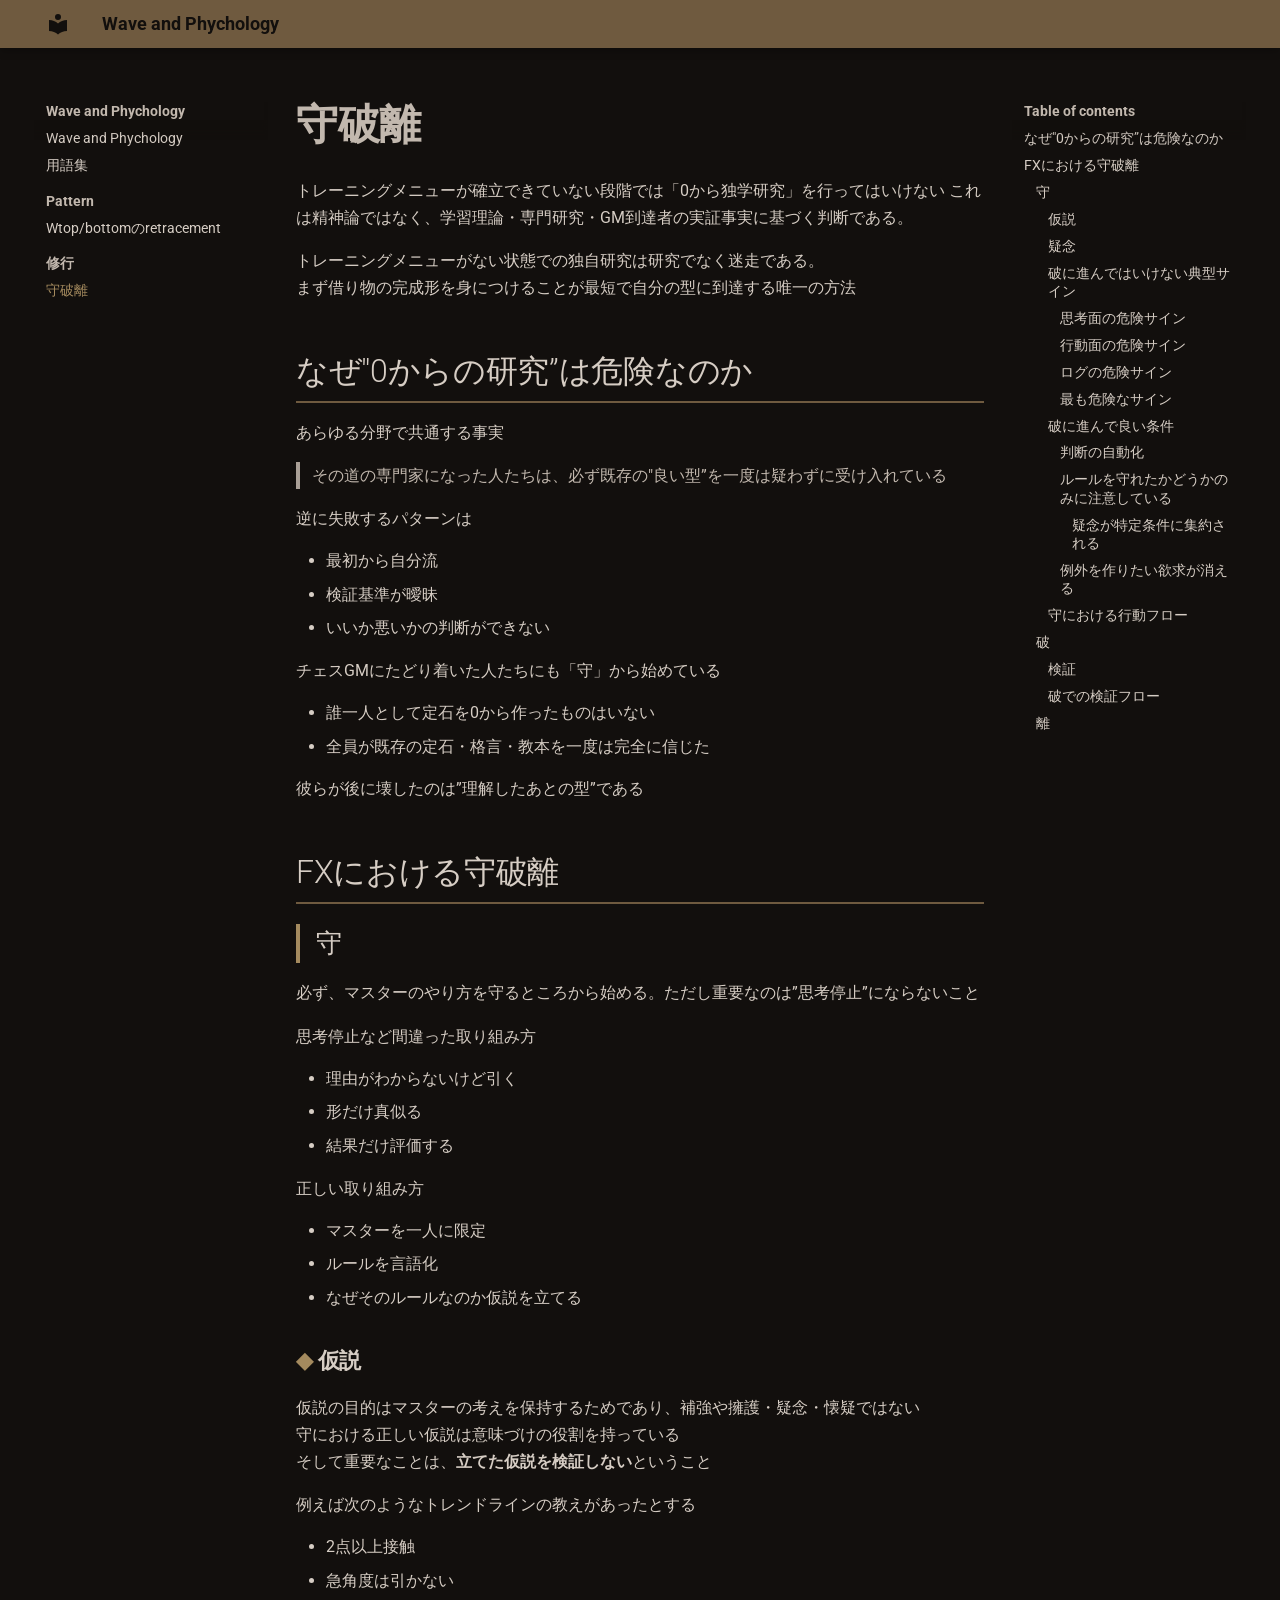
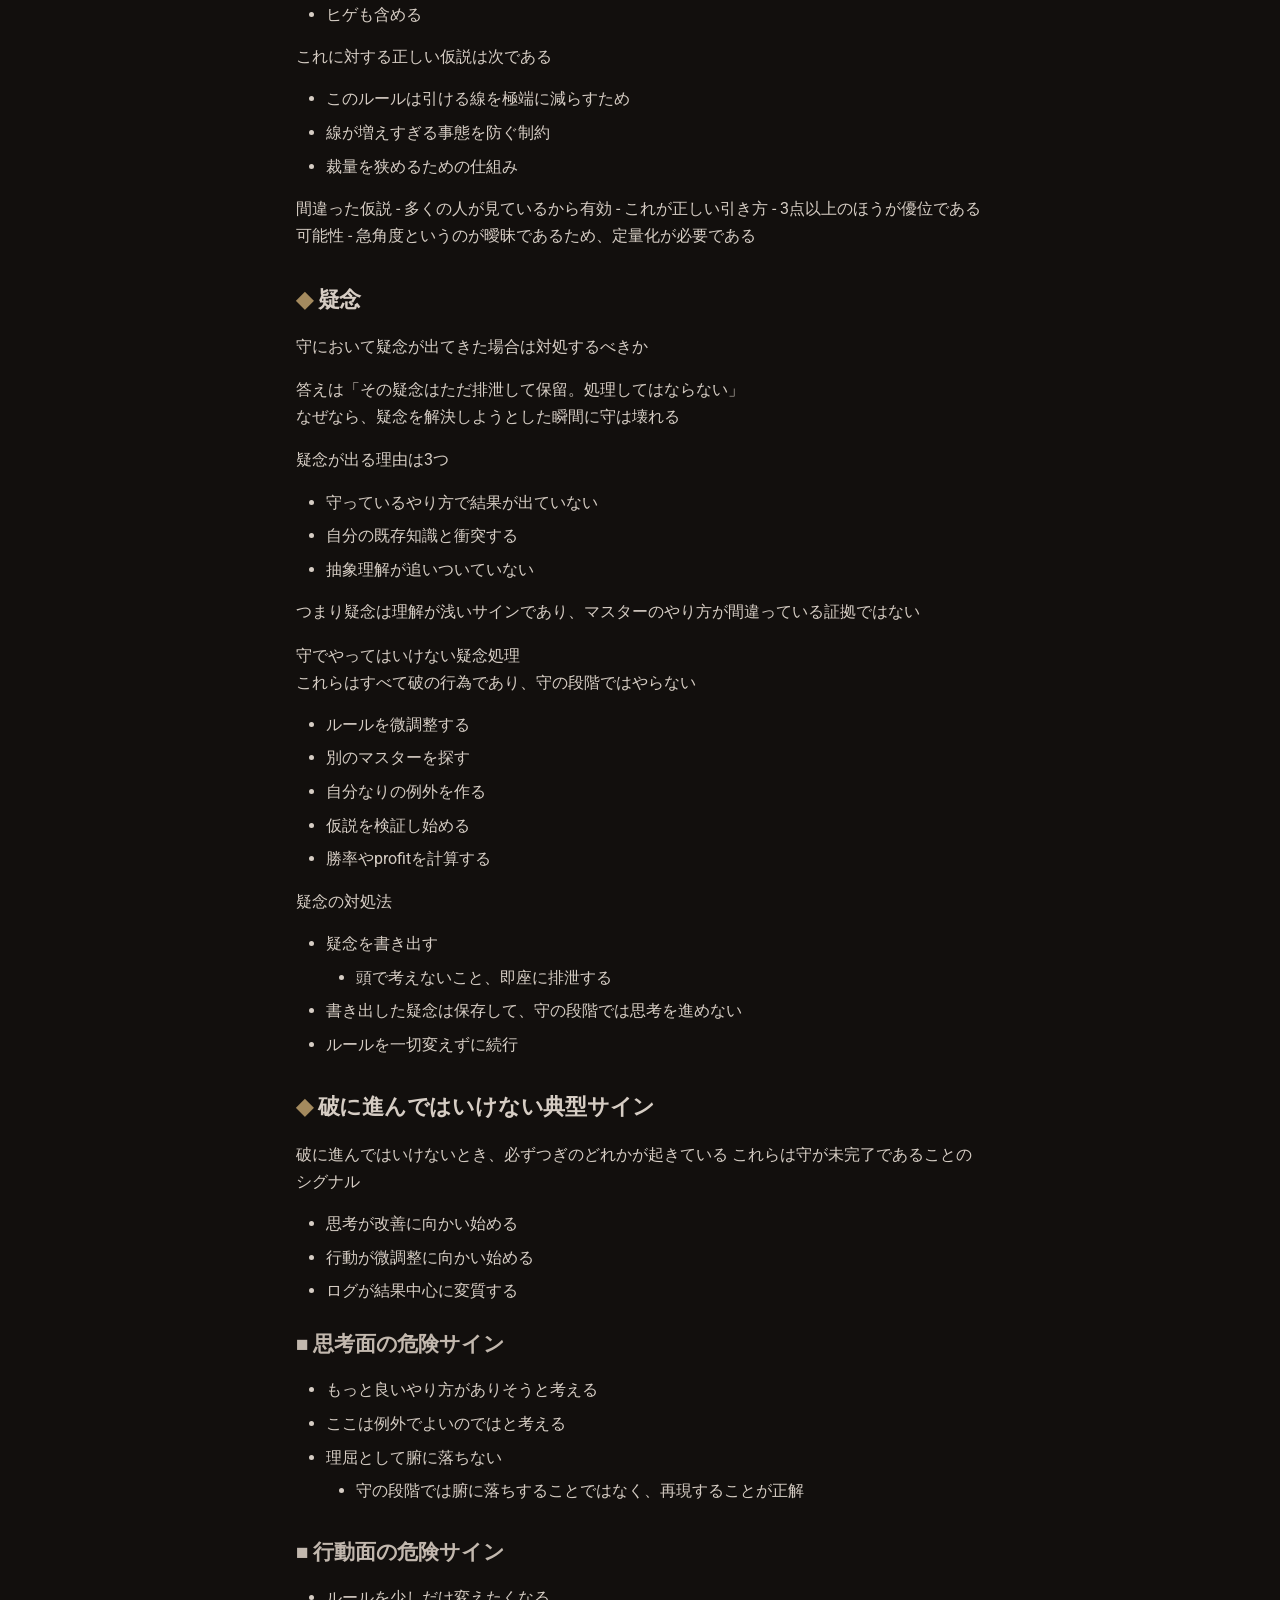
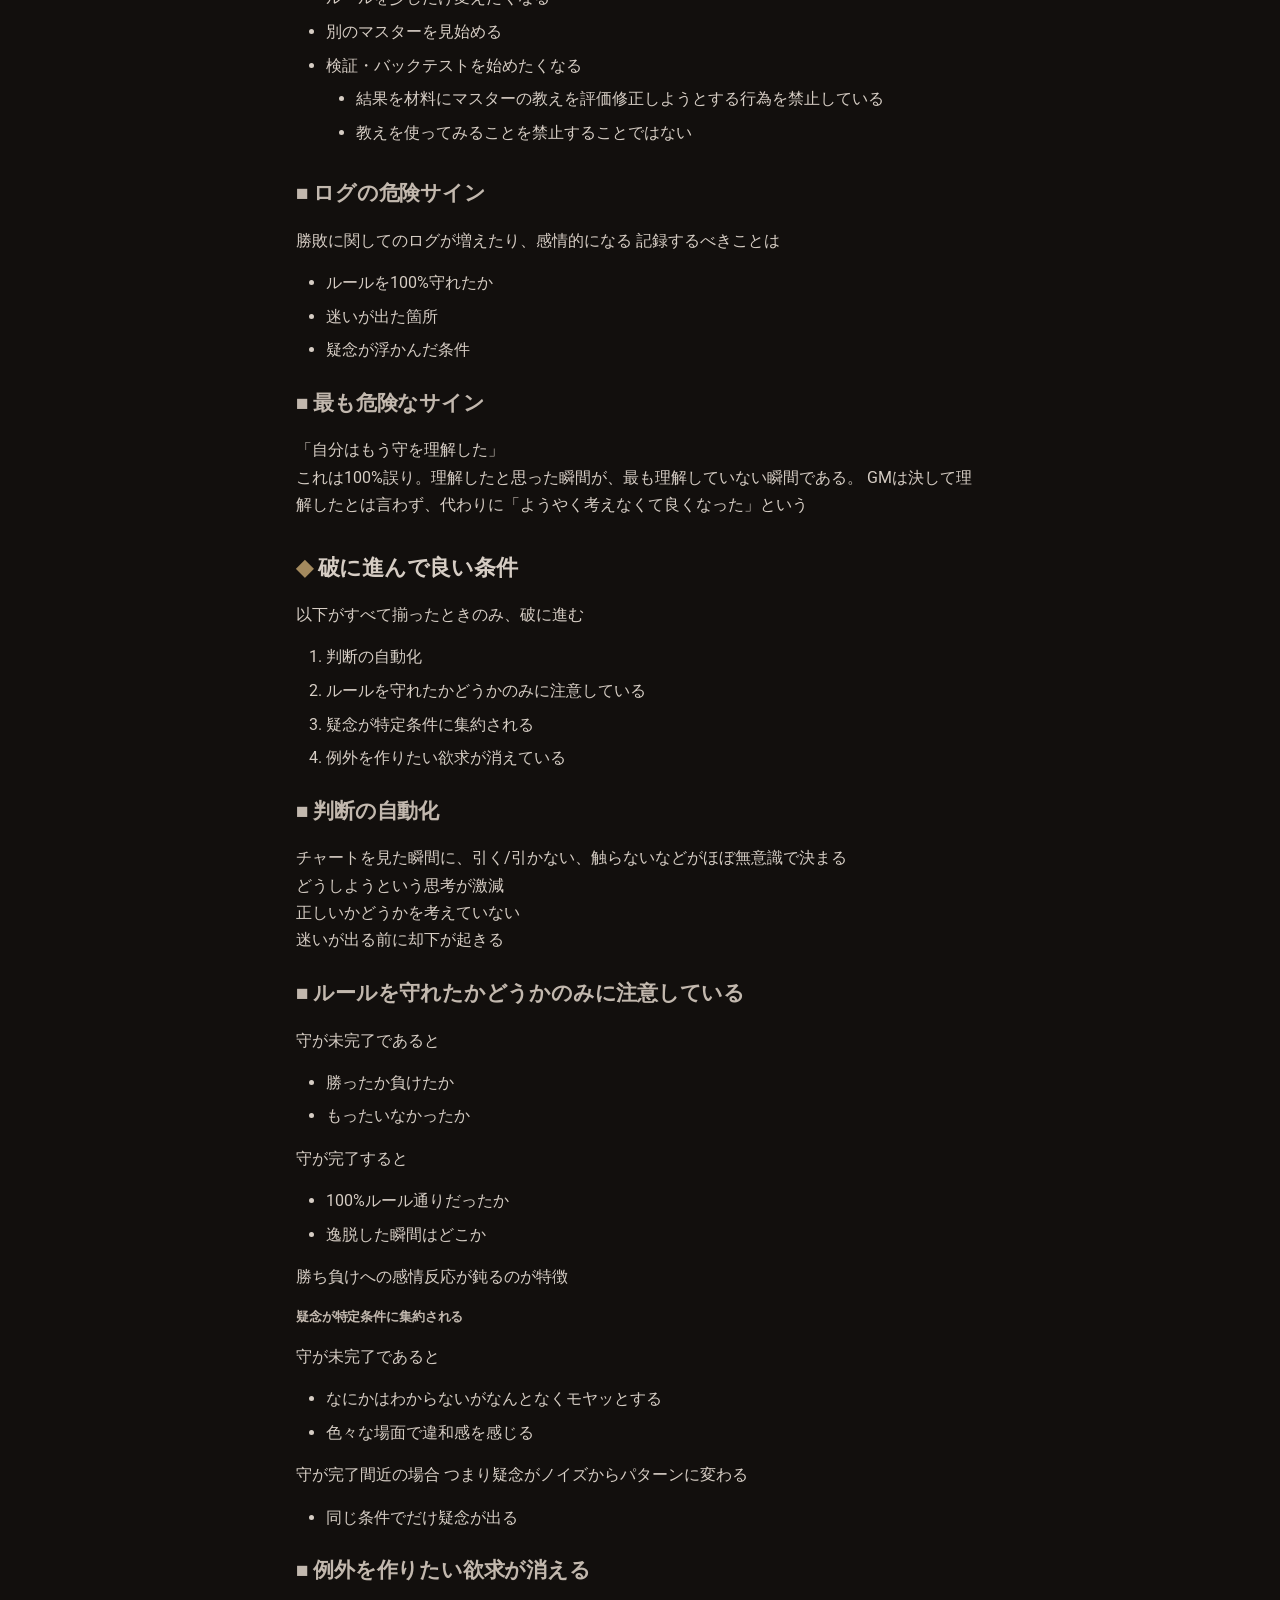
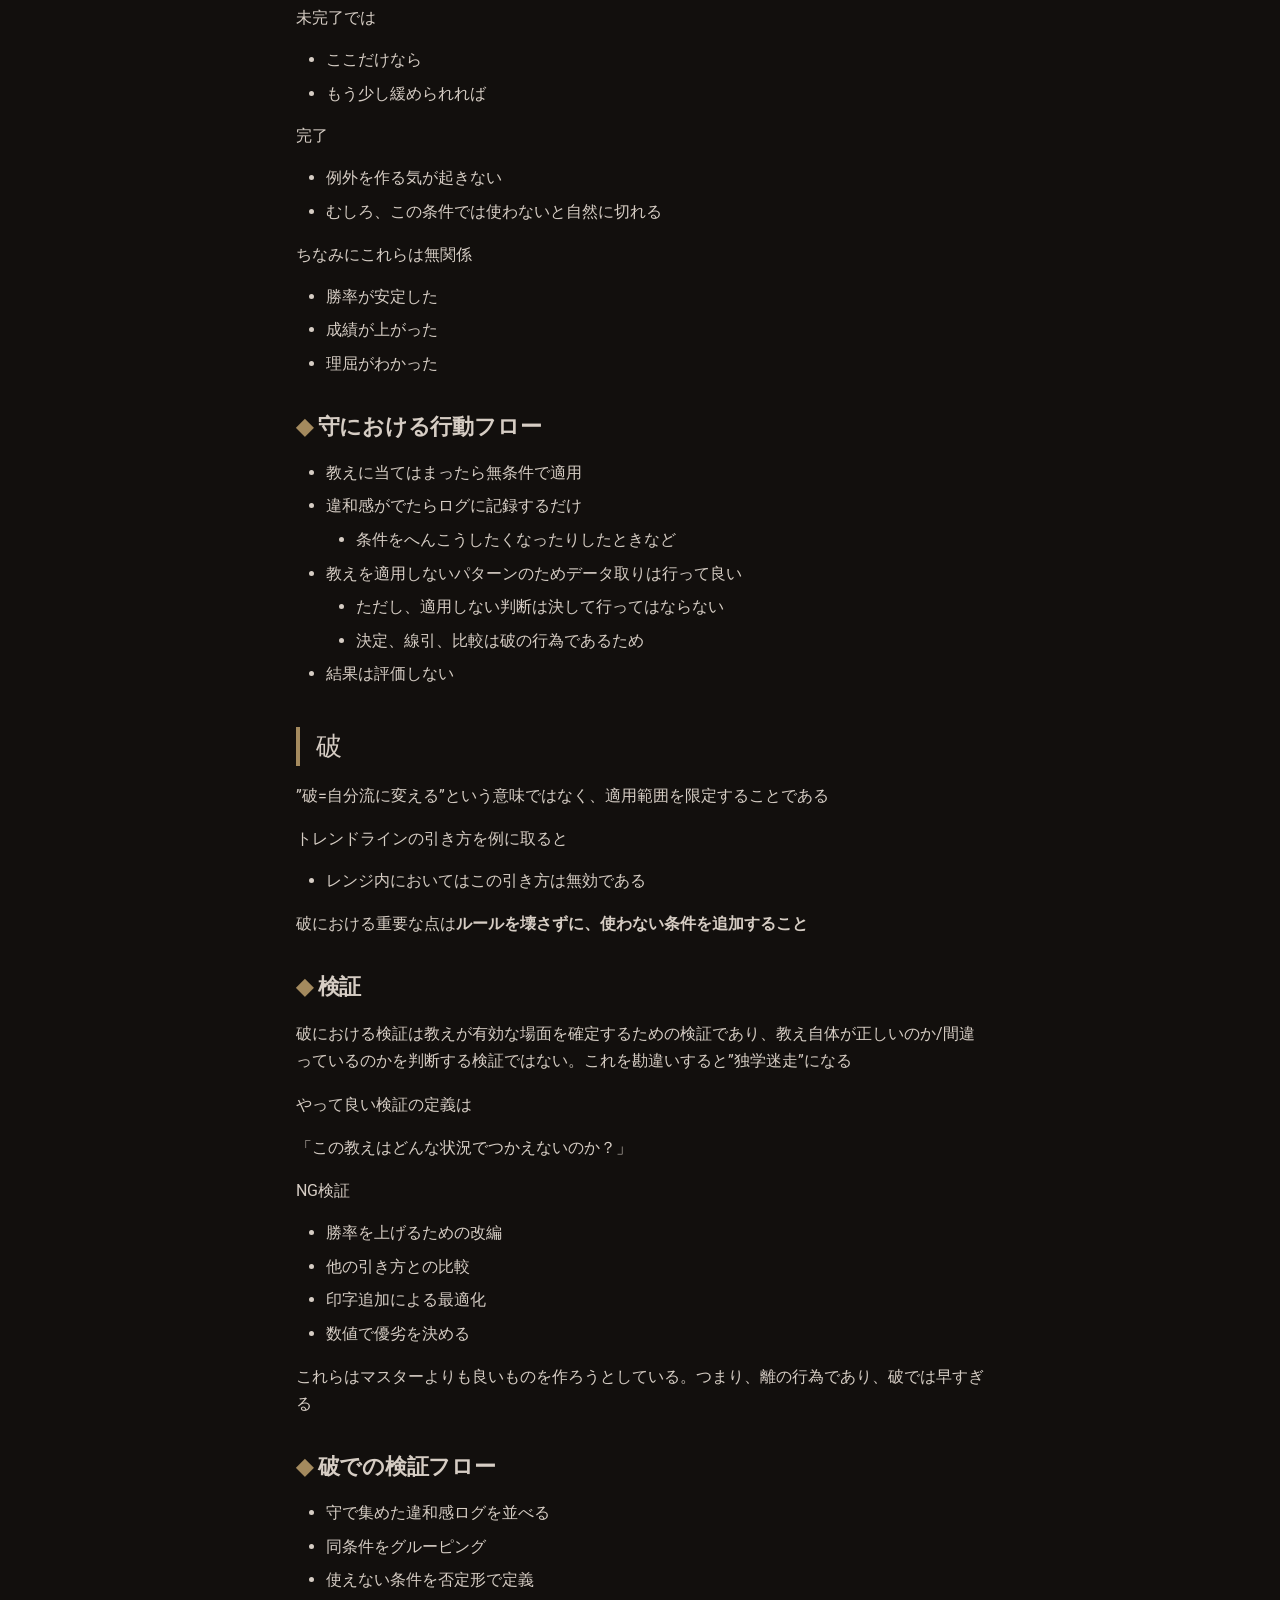
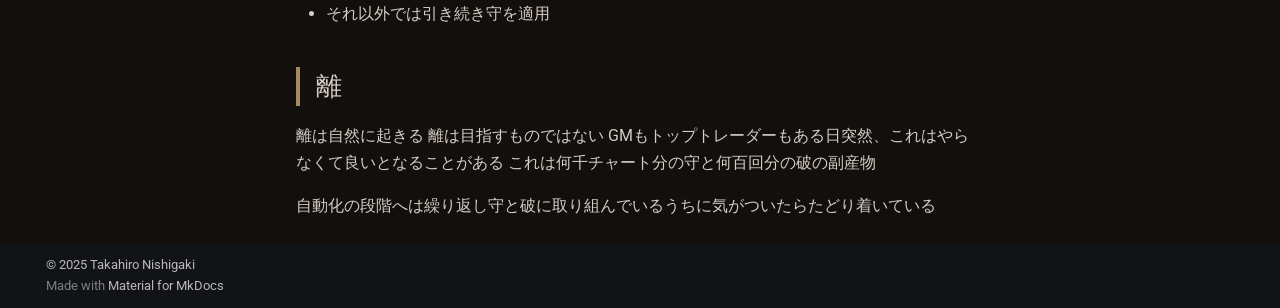
<file: site/修行/守破離/index.html>
<!DOCTYPE html><html lang="en" class="no-js"><head>
    
      <meta charset="utf-8">
      <meta name="viewport" content="width=device-width,initial-scale=1">
      
      
      
      
        <link rel="prev" href="../../pattern/Wtopbottom%E3%81%AEretracement/">
      
      
      
      <link rel="icon" href="../../assets/images/favicon.png">
      <meta name="generator" content="mkdocs-1.6.1, mkdocs-material-9.6.21">
    
    
      
        <title>守破離 - Wave and Phychology</title>
      
    
    
      <link rel="stylesheet" href="../../assets/stylesheets/main.2a3383ac.min.css">
      
        
        <link rel="stylesheet" href="../../assets/stylesheets/palette.06af60db.min.css">
      
      


    
    
      
    
    
      
        
        
        <link rel="preconnect" href="https://fonts.gstatic.com" crossorigin>
        <link rel="stylesheet" href="https://fonts.googleapis.com/css?family=Roboto:300,300i,400,400i,700,700i%7CRoboto+Mono:400,400i,700,700i&amp;display=fallback">
        <style>:root{--md-text-font:"Roboto";--md-code-font:"Roboto Mono"}</style>
      
    
    
      <link rel="stylesheet" href="../../stylesheets/extra.css">
    
      <link rel="stylesheet" href="../../stylesheets/heading.css">
    
    <script>__md_scope=new URL("../..",location),__md_hash=e=>[...e].reduce(((e,_)=>(e<<5)-e+_.charCodeAt(0)),0),__md_get=(e,_=localStorage,t=__md_scope)=>JSON.parse(_.getItem(t.pathname+"."+e)),__md_set=(e,_,t=localStorage,a=__md_scope)=>{try{t.setItem(a.pathname+"."+e,JSON.stringify(_))}catch(e){}}</script>
    
      

    
    
    
  <link href="../../assets/stylesheets/glightbox.min.css" rel="stylesheet"><script src="../../assets/javascripts/glightbox.min.js"></script><style id="glightbox-style">
            html.glightbox-open { overflow: initial; height: 100%; }
            .gslide-title { margin-top: 0px; user-select: text; }
            .gslide-desc { color: #666; user-select: text; }
            .gslide-image img { background: white; }
            .gscrollbar-fixer { padding-right: 15px; }
            .gdesc-inner { font-size: 0.75rem; }
            body[data-md-color-scheme="slate"] .gdesc-inner { background: var(--md-default-bg-color); }
            body[data-md-color-scheme="slate"] .gslide-title { color: var(--md-default-fg-color); }
            body[data-md-color-scheme="slate"] .gslide-desc { color: var(--md-default-fg-color); }
        </style></head>
  
  
    
    
    
    
    
    <body dir="ltr" data-md-color-scheme="slate" data-md-color-primary="custom" data-md-color-accent="indigo">
  
    
    <input class="md-toggle" data-md-toggle="drawer" type="checkbox" id="__drawer" autocomplete="off">
    <input class="md-toggle" data-md-toggle="search" type="checkbox" id="__search" autocomplete="off">
    <label class="md-overlay" for="__drawer"></label>
    <div data-md-component="skip">
      
        
        <a href="#_1" class="md-skip">
          Skip to content
        </a>
      
    </div>
    <div data-md-component="announce">
      
    </div>
    
    
      

  

<header class="md-header md-header--shadow" data-md-component="header">
  <nav class="md-header__inner md-grid" aria-label="Header">
    <a href="../.." title="Wave and Phychology" class="md-header__button md-logo" aria-label="Wave and Phychology" data-md-component="logo">
      
  
  <svg xmlns="http://www.w3.org/2000/svg" viewBox="0 0 24 24"><path d="M12 8a3 3 0 0 0 3-3 3 3 0 0 0-3-3 3 3 0 0 0-3 3 3 3 0 0 0 3 3m0 3.54C9.64 9.35 6.5 8 3 8v11c3.5 0 6.64 1.35 9 3.54 2.36-2.19 5.5-3.54 9-3.54V8c-3.5 0-6.64 1.35-9 3.54"></path></svg>

    </a>
    <label class="md-header__button md-icon" for="__drawer">
      
      <svg xmlns="http://www.w3.org/2000/svg" viewBox="0 0 24 24"><path d="M3 6h18v2H3zm0 5h18v2H3zm0 5h18v2H3z"></path></svg>
    </label>
    <div class="md-header__title" data-md-component="header-title">
      <div class="md-header__ellipsis">
        <div class="md-header__topic">
          <span class="md-ellipsis">
            Wave and Phychology
          </span>
        </div>
        <div class="md-header__topic" data-md-component="header-topic">
          <span class="md-ellipsis">
            
              守破離
            
          </span>
        </div>
      </div>
    </div>
    
      
    
    
    
    
    
  </nav>
  
</header>
    
    <div class="md-container" data-md-component="container">
      
      
        
          
        
      
      <main class="md-main" data-md-component="main">
        <div class="md-main__inner md-grid">
          
            
              
              <div class="md-sidebar md-sidebar--primary" data-md-component="sidebar" data-md-type="navigation">
                <div class="md-sidebar__scrollwrap">
                  <div class="md-sidebar__inner">
                    



<nav class="md-nav md-nav--primary" aria-label="Navigation" data-md-level="0">
  <label class="md-nav__title" for="__drawer">
    <a href="../.." title="Wave and Phychology" class="md-nav__button md-logo" aria-label="Wave and Phychology" data-md-component="logo">
      
  
  <svg xmlns="http://www.w3.org/2000/svg" viewBox="0 0 24 24"><path d="M12 8a3 3 0 0 0 3-3 3 3 0 0 0-3-3 3 3 0 0 0-3 3 3 3 0 0 0 3 3m0 3.54C9.64 9.35 6.5 8 3 8v11c3.5 0 6.64 1.35 9 3.54 2.36-2.19 5.5-3.54 9-3.54V8c-3.5 0-6.64 1.35-9 3.54"></path></svg>

    </a>
    Wave and Phychology
  </label>
  
  <ul class="md-nav__list" data-md-scrollfix>
    
      
      
  
  
  
  
    <li class="md-nav__item">
      <a href="../.." class="md-nav__link">
        
  
  
  <span class="md-ellipsis">
    Wave and Phychology
    
  </span>
  

      </a>
    </li>
  

    
      
      
  
  
  
  
    <li class="md-nav__item">
      <a href="../../%E7%94%A8%E8%AA%9E%E9%9B%86/" class="md-nav__link">
        
  
  
  <span class="md-ellipsis">
    用語集
    
  </span>
  

      </a>
    </li>
  

    
      
      
  
  
  
  
    
    
    
    
      
        
        
      
    
    
    <li class="md-nav__item md-nav__item--section md-nav__item--nested">
      
        
        
          
        
        <input class="md-nav__toggle md-toggle md-toggle--indeterminate" type="checkbox" id="__nav_3">
        
          
          <label class="md-nav__link" for="__nav_3" id="__nav_3_label" tabindex="">
            
  
  
  <span class="md-ellipsis">
    Pattern
    
  </span>
  

            <span class="md-nav__icon md-icon"></span>
          </label>
        
        <nav class="md-nav" data-md-level="1" aria-labelledby="__nav_3_label" aria-expanded="false">
          <label class="md-nav__title" for="__nav_3">
            <span class="md-nav__icon md-icon"></span>
            Pattern
          </label>
          <ul class="md-nav__list" data-md-scrollfix>
            
              
                
  
  
  
  
    <li class="md-nav__item">
      <a href="../../pattern/Wtopbottom%E3%81%AEretracement/" class="md-nav__link">
        
  
  
  <span class="md-ellipsis">
    Wtop/bottomのretracement
    
  </span>
  

      </a>
    </li>
  

              
            
          </ul>
        </nav>
      
    </li>
  

    
      
      
  
  
    
  
  
  
    
    
    
    
      
        
        
      
    
    
    <li class="md-nav__item md-nav__item--active md-nav__item--section md-nav__item--nested">
      
        
        
        <input class="md-nav__toggle md-toggle " type="checkbox" id="__nav_4" checked>
        
          
          <label class="md-nav__link" for="__nav_4" id="__nav_4_label" tabindex="">
            
  
  
  <span class="md-ellipsis">
    修行
    
  </span>
  

            <span class="md-nav__icon md-icon"></span>
          </label>
        
        <nav class="md-nav" data-md-level="1" aria-labelledby="__nav_4_label" aria-expanded="true">
          <label class="md-nav__title" for="__nav_4">
            <span class="md-nav__icon md-icon"></span>
            修行
          </label>
          <ul class="md-nav__list" data-md-scrollfix>
            
              
                
  
  
    
  
  
  
    <li class="md-nav__item md-nav__item--active">
      
      <input class="md-nav__toggle md-toggle" type="checkbox" id="__toc">
      
      
        
      
      
        <label class="md-nav__link md-nav__link--active" for="__toc">
          
  
  
  <span class="md-ellipsis">
    守破離
    
  </span>
  

          <span class="md-nav__icon md-icon"></span>
        </label>
      
      <a href="./" class="md-nav__link md-nav__link--active">
        
  
  
  <span class="md-ellipsis">
    守破離
    
  </span>
  

      </a>
      
        

<nav class="md-nav md-nav--secondary" aria-label="Table of contents">
  
  
  
    
  
  
    <label class="md-nav__title" for="__toc">
      <span class="md-nav__icon md-icon"></span>
      Table of contents
    </label>
    <ul class="md-nav__list" data-md-component="toc" data-md-scrollfix>
      
        <li class="md-nav__item">
  <a href="#0" class="md-nav__link">
    <span class="md-ellipsis">
      なぜ"0からの研究”は危険なのか
    </span>
  </a>
  
</li>
      
        <li class="md-nav__item">
  <a href="#fx" class="md-nav__link">
    <span class="md-ellipsis">
      FXにおける守破離
    </span>
  </a>
  
    <nav class="md-nav" aria-label="FXにおける守破離">
      <ul class="md-nav__list">
        
          <li class="md-nav__item">
  <a href="#_2" class="md-nav__link">
    <span class="md-ellipsis">
      守
    </span>
  </a>
  
    <nav class="md-nav" aria-label="守">
      <ul class="md-nav__list">
        
          <li class="md-nav__item">
  <a href="#_3" class="md-nav__link">
    <span class="md-ellipsis">
      仮説
    </span>
  </a>
  
</li>
        
          <li class="md-nav__item">
  <a href="#_4" class="md-nav__link">
    <span class="md-ellipsis">
      疑念
    </span>
  </a>
  
</li>
        
          <li class="md-nav__item">
  <a href="#_5" class="md-nav__link">
    <span class="md-ellipsis">
      破に進んではいけない典型サイン
    </span>
  </a>
  
    <nav class="md-nav" aria-label="破に進んではいけない典型サイン">
      <ul class="md-nav__list">
        
          <li class="md-nav__item">
  <a href="#_6" class="md-nav__link">
    <span class="md-ellipsis">
      思考面の危険サイン
    </span>
  </a>
  
</li>
        
          <li class="md-nav__item">
  <a href="#_7" class="md-nav__link">
    <span class="md-ellipsis">
      行動面の危険サイン
    </span>
  </a>
  
</li>
        
          <li class="md-nav__item">
  <a href="#_8" class="md-nav__link">
    <span class="md-ellipsis">
      ログの危険サイン
    </span>
  </a>
  
</li>
        
          <li class="md-nav__item">
  <a href="#_9" class="md-nav__link">
    <span class="md-ellipsis">
      最も危険なサイン
    </span>
  </a>
  
</li>
        
      </ul>
    </nav>
  
</li>
        
          <li class="md-nav__item">
  <a href="#_10" class="md-nav__link">
    <span class="md-ellipsis">
      破に進んで良い条件
    </span>
  </a>
  
    <nav class="md-nav" aria-label="破に進んで良い条件">
      <ul class="md-nav__list">
        
          <li class="md-nav__item">
  <a href="#_11" class="md-nav__link">
    <span class="md-ellipsis">
      判断の自動化
    </span>
  </a>
  
</li>
        
          <li class="md-nav__item">
  <a href="#_12" class="md-nav__link">
    <span class="md-ellipsis">
      ルールを守れたかどうかのみに注意している
    </span>
  </a>
  
    <nav class="md-nav" aria-label="ルールを守れたかどうかのみに注意している">
      <ul class="md-nav__list">
        
          <li class="md-nav__item">
  <a href="#_13" class="md-nav__link">
    <span class="md-ellipsis">
      疑念が特定条件に集約される
    </span>
  </a>
  
</li>
        
      </ul>
    </nav>
  
</li>
        
          <li class="md-nav__item">
  <a href="#_14" class="md-nav__link">
    <span class="md-ellipsis">
      例外を作りたい欲求が消える
    </span>
  </a>
  
</li>
        
      </ul>
    </nav>
  
</li>
        
          <li class="md-nav__item">
  <a href="#_15" class="md-nav__link">
    <span class="md-ellipsis">
      守における行動フロー
    </span>
  </a>
  
</li>
        
      </ul>
    </nav>
  
</li>
        
          <li class="md-nav__item">
  <a href="#_16" class="md-nav__link">
    <span class="md-ellipsis">
      破
    </span>
  </a>
  
    <nav class="md-nav" aria-label="破">
      <ul class="md-nav__list">
        
          <li class="md-nav__item">
  <a href="#_17" class="md-nav__link">
    <span class="md-ellipsis">
      検証
    </span>
  </a>
  
</li>
        
          <li class="md-nav__item">
  <a href="#_18" class="md-nav__link">
    <span class="md-ellipsis">
      破での検証フロー
    </span>
  </a>
  
</li>
        
      </ul>
    </nav>
  
</li>
        
          <li class="md-nav__item">
  <a href="#_19" class="md-nav__link">
    <span class="md-ellipsis">
      離
    </span>
  </a>
  
</li>
        
      </ul>
    </nav>
  
</li>
      
    </ul>
  
</nav>
      
    </li>
  

              
            
          </ul>
        </nav>
      
    </li>
  

    
  </ul>
</nav>
                  </div>
                </div>
              </div>
            
            
              
              <div class="md-sidebar md-sidebar--secondary" data-md-component="sidebar" data-md-type="toc">
                <div class="md-sidebar__scrollwrap">
                  <div class="md-sidebar__inner">
                    

<nav class="md-nav md-nav--secondary" aria-label="Table of contents">
  
  
  
    
  
  
    <label class="md-nav__title" for="__toc">
      <span class="md-nav__icon md-icon"></span>
      Table of contents
    </label>
    <ul class="md-nav__list" data-md-component="toc" data-md-scrollfix>
      
        <li class="md-nav__item">
  <a href="#0" class="md-nav__link">
    <span class="md-ellipsis">
      なぜ"0からの研究”は危険なのか
    </span>
  </a>
  
</li>
      
        <li class="md-nav__item">
  <a href="#fx" class="md-nav__link">
    <span class="md-ellipsis">
      FXにおける守破離
    </span>
  </a>
  
    <nav class="md-nav" aria-label="FXにおける守破離">
      <ul class="md-nav__list">
        
          <li class="md-nav__item">
  <a href="#_2" class="md-nav__link">
    <span class="md-ellipsis">
      守
    </span>
  </a>
  
    <nav class="md-nav" aria-label="守">
      <ul class="md-nav__list">
        
          <li class="md-nav__item">
  <a href="#_3" class="md-nav__link">
    <span class="md-ellipsis">
      仮説
    </span>
  </a>
  
</li>
        
          <li class="md-nav__item">
  <a href="#_4" class="md-nav__link">
    <span class="md-ellipsis">
      疑念
    </span>
  </a>
  
</li>
        
          <li class="md-nav__item">
  <a href="#_5" class="md-nav__link">
    <span class="md-ellipsis">
      破に進んではいけない典型サイン
    </span>
  </a>
  
    <nav class="md-nav" aria-label="破に進んではいけない典型サイン">
      <ul class="md-nav__list">
        
          <li class="md-nav__item">
  <a href="#_6" class="md-nav__link">
    <span class="md-ellipsis">
      思考面の危険サイン
    </span>
  </a>
  
</li>
        
          <li class="md-nav__item">
  <a href="#_7" class="md-nav__link">
    <span class="md-ellipsis">
      行動面の危険サイン
    </span>
  </a>
  
</li>
        
          <li class="md-nav__item">
  <a href="#_8" class="md-nav__link">
    <span class="md-ellipsis">
      ログの危険サイン
    </span>
  </a>
  
</li>
        
          <li class="md-nav__item">
  <a href="#_9" class="md-nav__link">
    <span class="md-ellipsis">
      最も危険なサイン
    </span>
  </a>
  
</li>
        
      </ul>
    </nav>
  
</li>
        
          <li class="md-nav__item">
  <a href="#_10" class="md-nav__link">
    <span class="md-ellipsis">
      破に進んで良い条件
    </span>
  </a>
  
    <nav class="md-nav" aria-label="破に進んで良い条件">
      <ul class="md-nav__list">
        
          <li class="md-nav__item">
  <a href="#_11" class="md-nav__link">
    <span class="md-ellipsis">
      判断の自動化
    </span>
  </a>
  
</li>
        
          <li class="md-nav__item">
  <a href="#_12" class="md-nav__link">
    <span class="md-ellipsis">
      ルールを守れたかどうかのみに注意している
    </span>
  </a>
  
    <nav class="md-nav" aria-label="ルールを守れたかどうかのみに注意している">
      <ul class="md-nav__list">
        
          <li class="md-nav__item">
  <a href="#_13" class="md-nav__link">
    <span class="md-ellipsis">
      疑念が特定条件に集約される
    </span>
  </a>
  
</li>
        
      </ul>
    </nav>
  
</li>
        
          <li class="md-nav__item">
  <a href="#_14" class="md-nav__link">
    <span class="md-ellipsis">
      例外を作りたい欲求が消える
    </span>
  </a>
  
</li>
        
      </ul>
    </nav>
  
</li>
        
          <li class="md-nav__item">
  <a href="#_15" class="md-nav__link">
    <span class="md-ellipsis">
      守における行動フロー
    </span>
  </a>
  
</li>
        
      </ul>
    </nav>
  
</li>
        
          <li class="md-nav__item">
  <a href="#_16" class="md-nav__link">
    <span class="md-ellipsis">
      破
    </span>
  </a>
  
    <nav class="md-nav" aria-label="破">
      <ul class="md-nav__list">
        
          <li class="md-nav__item">
  <a href="#_17" class="md-nav__link">
    <span class="md-ellipsis">
      検証
    </span>
  </a>
  
</li>
        
          <li class="md-nav__item">
  <a href="#_18" class="md-nav__link">
    <span class="md-ellipsis">
      破での検証フロー
    </span>
  </a>
  
</li>
        
      </ul>
    </nav>
  
</li>
        
          <li class="md-nav__item">
  <a href="#_19" class="md-nav__link">
    <span class="md-ellipsis">
      離
    </span>
  </a>
  
</li>
        
      </ul>
    </nav>
  
</li>
      
    </ul>
  
</nav>
                  </div>
                </div>
              </div>
            
          
          
            <div class="md-content" data-md-component="content">
              <article class="md-content__inner md-typeset">
                
                  



<h1 id="_1">守破離</h1>
<p>トレーニングメニューが確立できていない段階では「0から独学研究」を行ってはいけない 
これは精神論ではなく、学習理論・専門研究・GM到達者の実証事実に基づく判断である。</p>
<p>トレーニングメニューがない状態での独自研究は研究でなく迷走である。<br>
まず借り物の完成形を身につけることが最短で自分の型に到達する唯一の方法</p>
<h2 id="0">なぜ"0からの研究”は危険なのか</h2>
<p>あらゆる分野で共通する事実</p>
<blockquote>
<p>その道の専門家になった人たちは、必ず既存の"良い型”を一度は疑わずに受け入れている</p>
</blockquote>
<p>逆に失敗するパターンは</p>
<ul>
<li>最初から自分流</li>
<li>検証基準が曖昧</li>
<li>いいか悪いかの判断ができない</li>
</ul>
<p>チェスGMにたどり着いた人たちにも「守」から始めている</p>
<ul>
<li>誰一人として定石を0から作ったものはいない</li>
<li>全員が既存の定石・格言・教本を一度は完全に信じた</li>
</ul>
<p>彼らが後に壊したのは”理解したあとの型”である</p>
<h2 id="fx">FXにおける守破離</h2>
<h3 id="_2">守</h3>
<p>必ず、マスターのやり方を守るところから始める。ただし重要なのは”思考停止”にならないこと</p>
<p>思考停止など間違った取り組み方</p>
<ul>
<li>理由がわからないけど引く</li>
<li>形だけ真似る</li>
<li>結果だけ評価する</li>
</ul>
<p>正しい取り組み方</p>
<ul>
<li>マスターを一人に限定</li>
<li>ルールを言語化</li>
<li>なぜそのルールなのか仮説を立てる</li>
</ul>
<h4 id="_3">仮説</h4>
<p>仮説の目的はマスターの考えを保持するためであり、補強や擁護・疑念・懐疑ではない<br>
守における正しい仮説は意味づけの役割を持っている<br>
そして重要なことは、<strong>立てた仮説を検証しない</strong>ということ</p>
<p>例えば次のようなトレンドラインの教えがあったとする</p>
<ul>
<li>2点以上接触</li>
<li>急角度は引かない</li>
<li>ヒゲも含める</li>
</ul>
<p>これに対する正しい仮説は次である</p>
<ul>
<li>このルールは引ける線を極端に減らすため</li>
<li>線が増えすぎる事態を防ぐ制約</li>
<li>裁量を狭めるための仕組み</li>
</ul>
<p>間違った仮説
- 多くの人が見ているから有効
- これが正しい引き方
- 3点以上のほうが優位である可能性
- 急角度というのが曖昧であるため、定量化が必要である</p>
<h4 id="_4">疑念</h4>
<p>守において疑念が出てきた場合は対処するべきか</p>
<p>答えは「その疑念はただ排泄して保留。処理してはならない」<br>
なぜなら、疑念を解決しようとした瞬間に守は壊れる</p>
<p>疑念が出る理由は3つ</p>
<ul>
<li>守っているやり方で結果が出ていない</li>
<li>自分の既存知識と衝突する</li>
<li>抽象理解が追いついていない</li>
</ul>
<p>つまり疑念は理解が浅いサインであり、マスターのやり方が間違っている証拠ではない</p>
<p>守でやってはいけない疑念処理<br>
これらはすべて破の行為であり、守の段階ではやらない</p>
<ul>
<li>ルールを微調整する</li>
<li>別のマスターを探す</li>
<li>自分なりの例外を作る</li>
<li>仮説を検証し始める</li>
<li>勝率やprofitを計算する</li>
</ul>
<p>疑念の対処法</p>
<ul>
<li>疑念を書き出す<ul>
<li>頭で考えないこと、即座に排泄する</li>
</ul>
</li>
<li>書き出した疑念は保存して、守の段階では思考を進めない</li>
<li>ルールを一切変えずに続行</li>
</ul>
<h4 id="_5">破に進んではいけない典型サイン</h4>
<p>破に進んではいけないとき、必ずつぎのどれかが起きている
これらは守が未完了であることのシグナル</p>
<ul>
<li>思考が改善に向かい始める</li>
<li>行動が微調整に向かい始める</li>
<li>ログが結果中心に変質する</li>
</ul>
<h5 id="_6">思考面の危険サイン</h5>
<ul>
<li>もっと良いやり方がありそうと考える</li>
<li>ここは例外でよいのではと考える</li>
<li>理屈として腑に落ちない<ul>
<li>守の段階では腑に落ちすることではなく、再現することが正解</li>
</ul>
</li>
</ul>
<h5 id="_7">行動面の危険サイン</h5>
<ul>
<li>ルールを少しだけ変えたくなる</li>
<li>別のマスターを見始める</li>
<li>検証・バックテストを始めたくなる<ul>
<li>結果を材料にマスターの教えを評価修正しようとする行為を禁止している</li>
<li>教えを使ってみることを禁止することではない</li>
</ul>
</li>
</ul>
<h5 id="_8">ログの危険サイン</h5>
<p>勝敗に関してのログが増えたり、感情的になる
記録するべきことは</p>
<ul>
<li>ルールを100%守れたか</li>
<li>迷いが出た箇所</li>
<li>疑念が浮かんだ条件</li>
</ul>
<h5 id="_9">最も危険なサイン</h5>
<p>「自分はもう守を理解した」<br>
これは100%誤り。理解したと思った瞬間が、最も理解していない瞬間である。
GMは決して理解したとは言わず、代わりに「ようやく考えなくて良くなった」という</p>
<h4 id="_10">破に進んで良い条件</h4>
<p>以下がすべて揃ったときのみ、破に進む</p>
<ol>
<li>判断の自動化</li>
<li>ルールを守れたかどうかのみに注意している</li>
<li>疑念が特定条件に集約される</li>
<li>例外を作りたい欲求が消えている</li>
</ol>
<h5 id="_11">判断の自動化</h5>
<p>チャートを見た瞬間に、引く/引かない、触らないなどがほぼ無意識で決まる<br>
どうしようという思考が激減<br>
正しいかどうかを考えていない<br>
迷いが出る前に却下が起きる  </p>
<h5 id="_12">ルールを守れたかどうかのみに注意している</h5>
<p>守が未完了であると</p>
<ul>
<li>勝ったか負けたか</li>
<li>もったいなかったか</li>
</ul>
<p>守が完了すると</p>
<ul>
<li>100%ルール通りだったか</li>
<li>逸脱した瞬間はどこか</li>
</ul>
<p>勝ち負けへの感情反応が鈍るのが特徴</p>
<h6 id="_13">疑念が特定条件に集約される</h6>
<p>守が未完了であると</p>
<ul>
<li>なにかはわからないがなんとなくモヤッとする</li>
<li>色々な場面で違和感を感じる</li>
</ul>
<p>守が完了間近の場合
つまり疑念がノイズからパターンに変わる</p>
<ul>
<li>同じ条件でだけ疑念が出る</li>
</ul>
<h5 id="_14">例外を作りたい欲求が消える</h5>
<p>未完了では</p>
<ul>
<li>ここだけなら</li>
<li>もう少し緩められれば</li>
</ul>
<p>完了</p>
<ul>
<li>例外を作る気が起きない</li>
<li>むしろ、この条件では使わないと自然に切れる</li>
</ul>
<p>ちなみにこれらは無関係</p>
<ul>
<li>勝率が安定した</li>
<li>成績が上がった</li>
<li>理屈がわかった</li>
</ul>
<h4 id="_15">守における行動フロー</h4>
<ul>
<li>教えに当てはまったら無条件で適用</li>
<li>違和感がでたらログに記録するだけ<ul>
<li>条件をへんこうしたくなったりしたときなど</li>
</ul>
</li>
<li>教えを適用しないパターンのためデータ取りは行って良い<ul>
<li>ただし、適用しない判断は決して行ってはならない</li>
<li>決定、線引、比較は破の行為であるため</li>
</ul>
</li>
<li>結果は評価しない</li>
</ul>
<h3 id="_16">破</h3>
<p>”破=自分流に変える”という意味ではなく、適用範囲を限定することである</p>
<p>トレンドラインの引き方を例に取ると</p>
<ul>
<li>レンジ内においてはこの引き方は無効である</li>
</ul>
<p>破における重要な点は<strong>ルールを壊さずに、使わない条件を追加すること</strong></p>
<h4 id="_17">検証</h4>
<p>破における検証は教えが有効な場面を確定するための検証であり、教え自体が正しいのか/間違っているのかを判断する検証ではない。これを勘違いすると”独学迷走”になる</p>
<p>やって良い検証の定義は</p>
<p>「この教えはどんな状況でつかえないのか？」</p>
<p>NG検証</p>
<ul>
<li>勝率を上げるための改編</li>
<li>他の引き方との比較</li>
<li>印字追加による最適化</li>
<li>数値で優劣を決める</li>
</ul>
<p>これらはマスターよりも良いものを作ろうとしている。つまり、離の行為であり、破では早すぎる</p>
<h4 id="_18">破での検証フロー</h4>
<ul>
<li>守で集めた違和感ログを並べる</li>
<li>同条件をグルーピング</li>
<li>使えない条件を否定形で定義</li>
<li>それ以外では引き続き守を適用</li>
</ul>
<h3 id="_19">離</h3>
<p>離は自然に起きる
離は目指すものではない
GMもトップトレーダーもある日突然、これはやらなくて良いとなることがある
これは何千チャート分の守と何百回分の破の副産物</p>
<p>自動化の段階へは繰り返し守と破に取り組んでいるうちに気がついたらたどり着いている</p>












                
              </article>
            </div>
          
          
<script>var target=document.getElementById(location.hash.slice(1));target&&target.name&&(target.checked=target.name.startsWith("__tabbed_"))</script>
        </div>
        
          <button type="button" class="md-top md-icon" data-md-component="top" hidden>
  
  <svg xmlns="http://www.w3.org/2000/svg" viewBox="0 0 24 24"><path d="M13 20h-2V8l-5.5 5.5-1.42-1.42L12 4.16l7.92 7.92-1.42 1.42L13 8z"></path></svg>
  Back to top
</button>
        
      </main>
      
        <footer class="md-footer">
  
  <div class="md-footer-meta md-typeset">
    <div class="md-footer-meta__inner md-grid">
      <div class="md-copyright">
  
    <div class="md-copyright__highlight">
      © 2025 Takahiro Nishigaki
    </div>
  
  
    Made with
    <a href="https://squidfunk.github.io/mkdocs-material/" target="_blank" rel="noopener">
      Material for MkDocs
    </a>
  
</div>
      
    </div>
  </div>
</footer>
      
    </div>
    <div class="md-dialog" data-md-component="dialog">
      <div class="md-dialog__inner md-typeset"></div>
    </div>
    
    
    
      
      <script id="__config" type="application/json">{"base": "../..", "features": ["navigation.sections", "navigation.instant", "navigation.top", "navigation.expand", "content.images.zoom"], "search": "../../assets/javascripts/workers/search.973d3a69.min.js", "tags": null, "translations": {"clipboard.copied": "Copied to clipboard", "clipboard.copy": "Copy to clipboard", "search.result.more.one": "1 more on this page", "search.result.more.other": "# more on this page", "search.result.none": "No matching documents", "search.result.one": "1 matching document", "search.result.other": "# matching documents", "search.result.placeholder": "Type to start searching", "search.result.term.missing": "Missing", "select.version": "Select version"}, "version": null}</script>
    
    
      <script src="../../assets/javascripts/bundle.f55a23d4.min.js"></script>
      
    
  
<script id="init-glightbox">const lightbox = GLightbox({"touchNavigation": true, "loop": false, "zoomable": true, "draggable": true, "openEffect": "zoom", "closeEffect": "zoom", "slideEffect": "slide"});
document$.subscribe(()=>{ lightbox.reload(); });
</script></body></html>
</file>
<file: stylesheets/extra.css>
/* =========================================
   Ultra Dark Luxury Brown Theme
   ========================================= */

   :root > * {
    /* ===== Background ===== */
    --md-default-bg-color: #120f0d;        /* ほぼ黒のブラウン */
    --md-default-bg-color--light: #181411;

    /* ===== Text ===== */
    --md-default-fg-color: #d6cdc4;        /* ソフトアイボリー */
    --md-default-fg-color--light: #c2b8ae;
    --md-default-fg-color--lighter: #a99f96;
    --md-default-fg-color--lightest: #8f857c;

    --md-default-fg-color--border: #2a2420;

    /* ===== Primary (Header / Active) ===== */
    --md-primary-fg-color: #6f5a3f;        /* ダークブラス */
    --md-primary-fg-color--light: #8a7252;
    --md-primary-fg-color--dark: #554532;

    --md-primary-bg-color: #120f0d;

    /* ===== Accent (Links / Hover) ===== */
    --md-accent-fg-color: #a48a5e;         /* 抑えたゴールド */
    --md-accent-fg-color--light: #bfa776;
    --md-accent-fg-color--dark: #88704a;

    /* ===== Navigation ===== */
    --md-nav-bg-color: #0e0c0a;
    --md-nav-fg-color: #cfc5bb;
    --md-nav-fg-color--hover: #e0d4c4;
    --md-nav-fg-color--active: #a48a5e;

    /* ===== Code ===== */
    --md-code-bg-color: #0b0a09;
    --md-code-fg-color: #d1c8bf;

    --md-code-hl-comment-color: #6e645b;
    --md-code-hl-keyword-color: #a48a5e;
    --md-code-hl-string-color: #8fa89a;
    --md-code-hl-number-color: #b28f61;

    /* ===== Typeset ===== */
    --md-typeset-a-color: #a48a5e;
    --md-typeset-mark-color: #2a221a;

    /* ===== Admonition ===== */
    --md-admonition-bg-color: #181310;
    --md-admonition-fg-color: #d6cdc4;
  }
</file>
<file: stylesheets/heading.css>
/* 本文基準 */
.md-typeset p {
    /* font-size: 1rem; */
    line-height: 1.7;
  }

  /* h1: ページタイトル */
  .md-typeset h1 {
    font-size: 2.1rem;
    margin-top: 0;
    margin-bottom: 1.2rem;
    font-weight: 700;
  }

  /* h2: セクション */
  .md-typeset h2 {
    font-size: 1.6rem;
    margin-top: 2.4rem;
    margin-bottom: 0.8rem;
    border-bottom: 2px solid var(--md-primary-fg-color);
    padding-bottom: 0.2em;
  }

  /* h3: サブセクション */
  .md-typeset h3 {
    font-size: 1.3rem;
    margin-top: 2.0rem;
    margin-bottom: 0.6rem;
    border-left: 4px solid var(--md-accent-fg-color);
    padding-left: 0.6em;
  }

  /* h4: 論点・項目 */
  .md-typeset h4 {
    font-size: 1.1rem;        /* 本文より大きい */
    margin-top: 1.6rem;
    margin-bottom: 0.4rem;
    font-weight: 600;
  }

  /* H4: 論点・条件 */
.md-typeset h4::before {
    content: "◆ ";
    color: var(--md-accent-fg-color);
    font-weight: 700;
  }

  /* h5: ラベル・条件・前提 */
  .md-typeset h5 {
    font-size: 1.05rem;       /* 本文よりわずかに大きい */
    margin-top: 1.2rem;
    margin-bottom: 0.3rem;
    font-weight: 600;
    color: var(--md-default-fg-color--light);
  }
/* H5: 補足・注記 */
.md-typeset h5::before {
    content: "■ ";
    color: var(--md-default-fg-color--light);
  }
</file>
<file: site/stylesheets/extra.css>
/* =========================================
   Ultra Dark Luxury Brown Theme
   ========================================= */

   :root > * {
    /* ===== Background ===== */
    --md-default-bg-color: #120f0d;        /* ほぼ黒のブラウン */
    --md-default-bg-color--light: #181411;

    /* ===== Text ===== */
    --md-default-fg-color: #d6cdc4;        /* ソフトアイボリー */
    --md-default-fg-color--light: #c2b8ae;
    --md-default-fg-color--lighter: #a99f96;
    --md-default-fg-color--lightest: #8f857c;

    --md-default-fg-color--border: #2a2420;

    /* ===== Primary (Header / Active) ===== */
    --md-primary-fg-color: #6f5a3f;        /* ダークブラス */
    --md-primary-fg-color--light: #8a7252;
    --md-primary-fg-color--dark: #554532;

    --md-primary-bg-color: #120f0d;

    /* ===== Accent (Links / Hover) ===== */
    --md-accent-fg-color: #a48a5e;         /* 抑えたゴールド */
    --md-accent-fg-color--light: #bfa776;
    --md-accent-fg-color--dark: #88704a;

    /* ===== Navigation ===== */
    --md-nav-bg-color: #0e0c0a;
    --md-nav-fg-color: #cfc5bb;
    --md-nav-fg-color--hover: #e0d4c4;
    --md-nav-fg-color--active: #a48a5e;

    /* ===== Code ===== */
    --md-code-bg-color: #0b0a09;
    --md-code-fg-color: #d1c8bf;

    --md-code-hl-comment-color: #6e645b;
    --md-code-hl-keyword-color: #a48a5e;
    --md-code-hl-string-color: #8fa89a;
    --md-code-hl-number-color: #b28f61;

    /* ===== Typeset ===== */
    --md-typeset-a-color: #a48a5e;
    --md-typeset-mark-color: #2a221a;

    /* ===== Admonition ===== */
    --md-admonition-bg-color: #181310;
    --md-admonition-fg-color: #d6cdc4;
  }
</file>
<file: site/stylesheets/heading.css>
/* 本文基準 */
.md-typeset p {
    /* font-size: 1rem; */
    line-height: 1.7;
  }

  /* h1: ページタイトル */
  .md-typeset h1 {
    font-size: 2.1rem;
    margin-top: 0;
    margin-bottom: 1.2rem;
    font-weight: 700;
  }

  /* h2: セクション */
  .md-typeset h2 {
    font-size: 1.6rem;
    margin-top: 2.4rem;
    margin-bottom: 0.8rem;
    border-bottom: 2px solid var(--md-primary-fg-color);
    padding-bottom: 0.2em;
  }

  /* h3: サブセクション */
  .md-typeset h3 {
    font-size: 1.3rem;
    margin-top: 2.0rem;
    margin-bottom: 0.6rem;
    border-left: 4px solid var(--md-accent-fg-color);
    padding-left: 0.6em;
  }

  /* h4: 論点・項目 */
  .md-typeset h4 {
    font-size: 1.1rem;        /* 本文より大きい */
    margin-top: 1.6rem;
    margin-bottom: 0.4rem;
    font-weight: 600;
  }

  /* H4: 論点・条件 */
.md-typeset h4::before {
    content: "◆ ";
    color: var(--md-accent-fg-color);
    font-weight: 700;
  }

  /* h5: ラベル・条件・前提 */
  .md-typeset h5 {
    font-size: 1.05rem;       /* 本文よりわずかに大きい */
    margin-top: 1.2rem;
    margin-bottom: 0.3rem;
    font-weight: 600;
    color: var(--md-default-fg-color--light);
  }
/* H5: 補足・注記 */
.md-typeset h5::before {
    content: "■ ";
    color: var(--md-default-fg-color--light);
  }
</file>
<file: assets/stylesheets/main.2a3383ac.min.css>
@charset "UTF-8";html{-webkit-text-size-adjust:none;-moz-text-size-adjust:none;text-size-adjust:none;box-sizing:border-box}*,:after,:before{box-sizing:inherit}@media (prefers-reduced-motion){*,:after,:before{transition:none!important}}body{margin:0}a,button,input,label{-webkit-tap-highlight-color:transparent}a{color:inherit;text-decoration:none}hr{border:0;box-sizing:initial;display:block;height:.05rem;overflow:visible;padding:0}small{font-size:80%}sub,sup{line-height:1em}img{border-style:none}table{border-collapse:initial;border-spacing:0}td,th{font-weight:400;vertical-align:top}button{background:#0000;border:0;font-family:inherit;font-size:inherit;margin:0;padding:0}input{border:0;outline:none}:root{--md-primary-fg-color:#4051b5;--md-primary-fg-color--light:#5d6cc0;--md-primary-fg-color--dark:#303fa1;--md-primary-bg-color:#fff;--md-primary-bg-color--light:#ffffffb3;--md-accent-fg-color:#526cfe;--md-accent-fg-color--transparent:#526cfe1a;--md-accent-bg-color:#fff;--md-accent-bg-color--light:#ffffffb3}[data-md-color-scheme=default]{color-scheme:light}[data-md-color-scheme=default] img[src$="#gh-dark-mode-only"],[data-md-color-scheme=default] img[src$="#only-dark"]{display:none}:root,[data-md-color-scheme=default]{--md-hue:225deg;--md-default-fg-color:#000000de;--md-default-fg-color--light:#0000008a;--md-default-fg-color--lighter:#00000052;--md-default-fg-color--lightest:#00000012;--md-default-bg-color:#fff;--md-default-bg-color--light:#ffffffb3;--md-default-bg-color--lighter:#ffffff4d;--md-default-bg-color--lightest:#ffffff1f;--md-code-fg-color:#36464e;--md-code-bg-color:#f5f5f5;--md-code-hl-color:#4287ff;--md-code-hl-color--light:#4287ff1a;--md-code-hl-number-color:#d52a2a;--md-code-hl-special-color:#db1457;--md-code-hl-function-color:#a846b9;--md-code-hl-constant-color:#6e59d9;--md-code-hl-keyword-color:#3f6ec6;--md-code-hl-string-color:#1c7d4d;--md-code-hl-name-color:var(--md-code-fg-color);--md-code-hl-operator-color:var(--md-default-fg-color--light);--md-code-hl-punctuation-color:var(--md-default-fg-color--light);--md-code-hl-comment-color:var(--md-default-fg-color--light);--md-code-hl-generic-color:var(--md-default-fg-color--light);--md-code-hl-variable-color:var(--md-default-fg-color--light);--md-typeset-color:var(--md-default-fg-color);--md-typeset-a-color:var(--md-primary-fg-color);--md-typeset-del-color:#f5503d26;--md-typeset-ins-color:#0bd57026;--md-typeset-kbd-color:#fafafa;--md-typeset-kbd-accent-color:#fff;--md-typeset-kbd-border-color:#b8b8b8;--md-typeset-mark-color:#ffff0080;--md-typeset-table-color:#0000001f;--md-typeset-table-color--light:rgba(0,0,0,.035);--md-admonition-fg-color:var(--md-default-fg-color);--md-admonition-bg-color:var(--md-default-bg-color);--md-warning-fg-color:#000000de;--md-warning-bg-color:#ff9;--md-footer-fg-color:#fff;--md-footer-fg-color--light:#ffffffb3;--md-footer-fg-color--lighter:#ffffff73;--md-footer-bg-color:#000000de;--md-footer-bg-color--dark:#00000052;--md-shadow-z1:0 0.2rem 0.5rem #0000000d,0 0 0.05rem #0000001a;--md-shadow-z2:0 0.2rem 0.5rem #0000001a,0 0 0.05rem #00000040;--md-shadow-z3:0 0.2rem 0.5rem #0003,0 0 0.05rem #00000059}.md-icon svg{fill:currentcolor;display:block;height:1.2rem;width:1.2rem}body{-webkit-font-smoothing:antialiased;-moz-osx-font-smoothing:grayscale;--md-text-font-family:var(--md-text-font,_),-apple-system,BlinkMacSystemFont,Helvetica,Arial,sans-serif;--md-code-font-family:var(--md-code-font,_),SFMono-Regular,Consolas,Menlo,monospace}aside,body,input{font-feature-settings:"kern","liga";color:var(--md-typeset-color);font-family:var(--md-text-font-family)}code,kbd,pre{font-feature-settings:"kern";font-family:var(--md-code-font-family)}:root{--md-typeset-table-sort-icon:url('data:image/svg+xml;charset=utf-8,<svg xmlns="http://www.w3.org/2000/svg" viewBox="0 0 24 24"><path d="m18 21-4-4h3V7h-3l4-4 4 4h-3v10h3M2 19v-2h10v2M2 13v-2h7v2M2 7V5h4v2z"/></svg>');--md-typeset-table-sort-icon--asc:url('data:image/svg+xml;charset=utf-8,<svg xmlns="http://www.w3.org/2000/svg" viewBox="0 0 24 24"><path d="M19 17h3l-4 4-4-4h3V3h2M2 17h10v2H2M6 5v2H2V5m0 6h7v2H2z"/></svg>');--md-typeset-table-sort-icon--desc:url('data:image/svg+xml;charset=utf-8,<svg xmlns="http://www.w3.org/2000/svg" viewBox="0 0 24 24"><path d="M19 7h3l-4-4-4 4h3v14h2M2 17h10v2H2M6 5v2H2V5m0 6h7v2H2z"/></svg>')}.md-typeset{-webkit-print-color-adjust:exact;color-adjust:exact;font-size:.8rem;line-height:1.6;overflow-wrap:break-word}@media print{.md-typeset{font-size:.68rem}}.md-typeset blockquote,.md-typeset dl,.md-typeset figure,.md-typeset ol,.md-typeset pre,.md-typeset ul{margin-bottom:1em;margin-top:1em}.md-typeset h1{color:var(--md-default-fg-color--light);font-size:2em;line-height:1.3;margin:0 0 1.25em}.md-typeset h1,.md-typeset h2{font-weight:300;letter-spacing:-.01em}.md-typeset h2{font-size:1.5625em;line-height:1.4;margin:1.6em 0 .64em}.md-typeset h3{font-size:1.25em;font-weight:400;letter-spacing:-.01em;line-height:1.5;margin:1.6em 0 .8em}.md-typeset h2+h3{margin-top:.8em}.md-typeset h4{font-weight:700;letter-spacing:-.01em;margin:1em 0}.md-typeset h5,.md-typeset h6{color:var(--md-default-fg-color--light);font-size:.8em;font-weight:700;letter-spacing:-.01em;margin:1.25em 0}.md-typeset h5{text-transform:uppercase}.md-typeset h5 code{text-transform:none}.md-typeset hr{border-bottom:.05rem solid var(--md-default-fg-color--lightest);display:flow-root;margin:1.5em 0}.md-typeset a{color:var(--md-typeset-a-color);word-break:break-word}.md-typeset a,.md-typeset a:before{transition:color 125ms}.md-typeset a:focus,.md-typeset a:hover{color:var(--md-accent-fg-color)}.md-typeset a:focus code,.md-typeset a:hover code{background-color:var(--md-accent-fg-color--transparent)}.md-typeset a code{color:currentcolor;transition:background-color 125ms}.md-typeset a.focus-visible{outline-color:var(--md-accent-fg-color);outline-offset:.2rem}.md-typeset code,.md-typeset kbd,.md-typeset pre{color:var(--md-code-fg-color);direction:ltr;font-variant-ligatures:none}@media print{.md-typeset code,.md-typeset kbd,.md-typeset pre{white-space:pre-wrap}}.md-typeset code{background-color:var(--md-code-bg-color);border-radius:.1rem;-webkit-box-decoration-break:clone;box-decoration-break:clone;font-size:.85em;padding:0 .2941176471em;word-break:break-word}.md-typeset code:not(.focus-visible){-webkit-tap-highlight-color:transparent;outline:none}.md-typeset pre{display:flow-root;line-height:1.4;position:relative}.md-typeset pre>code{-webkit-box-decoration-break:slice;box-decoration-break:slice;box-shadow:none;display:block;margin:0;outline-color:var(--md-accent-fg-color);overflow:auto;padding:.7720588235em 1.1764705882em;scrollbar-color:var(--md-default-fg-color--lighter) #0000;scrollbar-width:thin;touch-action:auto;word-break:normal}.md-typeset pre>code:hover{scrollbar-color:var(--md-accent-fg-color) #0000}.md-typeset pre>code::-webkit-scrollbar{height:.2rem;width:.2rem}.md-typeset pre>code::-webkit-scrollbar-thumb{background-color:var(--md-default-fg-color--lighter)}.md-typeset pre>code::-webkit-scrollbar-thumb:hover{background-color:var(--md-accent-fg-color)}.md-typeset kbd{background-color:var(--md-typeset-kbd-color);border-radius:.1rem;box-shadow:0 .1rem 0 .05rem var(--md-typeset-kbd-border-color),0 .1rem 0 var(--md-typeset-kbd-border-color),0 -.1rem .2rem var(--md-typeset-kbd-accent-color) inset;color:var(--md-default-fg-color);display:inline-block;font-size:.75em;padding:0 .6666666667em;vertical-align:text-top;word-break:break-word}.md-typeset mark{background-color:var(--md-typeset-mark-color);-webkit-box-decoration-break:clone;box-decoration-break:clone;color:inherit;word-break:break-word}.md-typeset abbr{border-bottom:.05rem dotted var(--md-default-fg-color--light);cursor:help;text-decoration:none}.md-typeset small{opacity:.75}[dir=ltr] .md-typeset sub,[dir=ltr] .md-typeset sup{margin-left:.078125em}[dir=rtl] .md-typeset sub,[dir=rtl] .md-typeset sup{margin-right:.078125em}[dir=ltr] .md-typeset blockquote{padding-left:.6rem}[dir=rtl] .md-typeset blockquote{padding-right:.6rem}[dir=ltr] .md-typeset blockquote{border-left:.2rem solid var(--md-default-fg-color--lighter)}[dir=rtl] .md-typeset blockquote{border-right:.2rem solid var(--md-default-fg-color--lighter)}.md-typeset blockquote{color:var(--md-default-fg-color--light);margin-left:0;margin-right:0}.md-typeset ul{list-style-type:disc}.md-typeset ul[type]{list-style-type:revert-layer}[dir=ltr] .md-typeset ol,[dir=ltr] .md-typeset ul{margin-left:.625em}[dir=rtl] .md-typeset ol,[dir=rtl] .md-typeset ul{margin-right:.625em}.md-typeset ol,.md-typeset ul{padding:0}.md-typeset ol:not([hidden]),.md-typeset ul:not([hidden]){display:flow-root}.md-typeset ol ol,.md-typeset ul ol{list-style-type:lower-alpha}.md-typeset ol ol ol,.md-typeset ul ol ol{list-style-type:lower-roman}.md-typeset ol ol ol ol,.md-typeset ul ol ol ol{list-style-type:upper-alpha}.md-typeset ol ol ol ol ol,.md-typeset ul ol ol ol ol{list-style-type:upper-roman}.md-typeset ol[type],.md-typeset ul[type]{list-style-type:revert-layer}[dir=ltr] .md-typeset ol li,[dir=ltr] .md-typeset ul li{margin-left:1.25em}[dir=rtl] .md-typeset ol li,[dir=rtl] .md-typeset ul li{margin-right:1.25em}.md-typeset ol li,.md-typeset ul li{margin-bottom:.5em}.md-typeset ol li blockquote,.md-typeset ol li p,.md-typeset ul li blockquote,.md-typeset ul li p{margin:.5em 0}.md-typeset ol li:last-child,.md-typeset ul li:last-child{margin-bottom:0}[dir=ltr] .md-typeset ol li ol,[dir=ltr] .md-typeset ol li ul,[dir=ltr] .md-typeset ul li ol,[dir=ltr] .md-typeset ul li ul{margin-left:.625em}[dir=rtl] .md-typeset ol li ol,[dir=rtl] .md-typeset ol li ul,[dir=rtl] .md-typeset ul li ol,[dir=rtl] .md-typeset ul li ul{margin-right:.625em}.md-typeset ol li ol,.md-typeset ol li ul,.md-typeset ul li ol,.md-typeset ul li ul{margin-bottom:.5em;margin-top:.5em}[dir=ltr] .md-typeset dd{margin-left:1.875em}[dir=rtl] .md-typeset dd{margin-right:1.875em}.md-typeset dd{margin-bottom:1.5em;margin-top:1em}.md-typeset img,.md-typeset svg,.md-typeset video{height:auto;max-width:100%}.md-typeset img[align=left]{margin:1em 1em 1em 0}.md-typeset img[align=right]{margin:1em 0 1em 1em}.md-typeset img[align]:only-child{margin-top:0}.md-typeset figure{display:flow-root;margin:1em auto;max-width:100%;text-align:center;width:-moz-fit-content;width:fit-content}.md-typeset figure img{display:block;margin:0 auto}.md-typeset figcaption{font-style:italic;margin:1em auto;max-width:24rem}.md-typeset iframe{max-width:100%}.md-typeset table:not([class]){background-color:var(--md-default-bg-color);border:.05rem solid var(--md-typeset-table-color);border-radius:.1rem;display:inline-block;font-size:.64rem;max-width:100%;overflow:auto;touch-action:auto}@media print{.md-typeset table:not([class]){display:table}}.md-typeset table:not([class])+*{margin-top:1.5em}.md-typeset table:not([class]) td>:first-child,.md-typeset table:not([class]) th>:first-child{margin-top:0}.md-typeset table:not([class]) td>:last-child,.md-typeset table:not([class]) th>:last-child{margin-bottom:0}.md-typeset table:not([class]) td:not([align]),.md-typeset table:not([class]) th:not([align]){text-align:left}[dir=rtl] .md-typeset table:not([class]) td:not([align]),[dir=rtl] .md-typeset table:not([class]) th:not([align]){text-align:right}.md-typeset table:not([class]) th{font-weight:700;min-width:5rem;padding:.9375em 1.25em;vertical-align:top}.md-typeset table:not([class]) td{border-top:.05rem solid var(--md-typeset-table-color);padding:.9375em 1.25em;vertical-align:top}.md-typeset table:not([class]) tbody tr{transition:background-color 125ms}.md-typeset table:not([class]) tbody tr:hover{background-color:var(--md-typeset-table-color--light);box-shadow:0 .05rem 0 var(--md-default-bg-color) inset}.md-typeset table:not([class]) a{word-break:normal}.md-typeset table th[role=columnheader]{cursor:pointer}[dir=ltr] .md-typeset table th[role=columnheader]:after{margin-left:.5em}[dir=rtl] .md-typeset table th[role=columnheader]:after{margin-right:.5em}.md-typeset table th[role=columnheader]:after{content:"";display:inline-block;height:1.2em;-webkit-mask-image:var(--md-typeset-table-sort-icon);mask-image:var(--md-typeset-table-sort-icon);-webkit-mask-repeat:no-repeat;mask-repeat:no-repeat;-webkit-mask-size:contain;mask-size:contain;transition:background-color 125ms;vertical-align:text-bottom;width:1.2em}.md-typeset table th[role=columnheader]:hover:after{background-color:var(--md-default-fg-color--lighter)}.md-typeset table th[role=columnheader][aria-sort=ascending]:after{background-color:var(--md-default-fg-color--light);-webkit-mask-image:var(--md-typeset-table-sort-icon--asc);mask-image:var(--md-typeset-table-sort-icon--asc)}.md-typeset table th[role=columnheader][aria-sort=descending]:after{background-color:var(--md-default-fg-color--light);-webkit-mask-image:var(--md-typeset-table-sort-icon--desc);mask-image:var(--md-typeset-table-sort-icon--desc)}.md-typeset__scrollwrap{margin:1em -.8rem;overflow-x:auto;touch-action:auto}.md-typeset__table{display:inline-block;margin-bottom:.5em;padding:0 .8rem}@media print{.md-typeset__table{display:block}}html .md-typeset__table table{display:table;margin:0;overflow:hidden;width:100%}@media screen and (max-width:44.984375em){.md-content__inner>pre{margin:1em -.8rem}.md-content__inner>pre code{border-radius:0}}.md-typeset .md-author{border-radius:100%;display:block;flex-shrink:0;height:1.6rem;overflow:hidden;position:relative;transition:color 125ms,transform 125ms;width:1.6rem}.md-typeset .md-author img{display:block}.md-typeset .md-author--more{background:var(--md-default-fg-color--lightest);color:var(--md-default-fg-color--lighter);font-size:.6rem;font-weight:700;line-height:1.6rem;text-align:center}.md-typeset .md-author--long{height:2.4rem;width:2.4rem}.md-typeset a.md-author{transform:scale(1)}.md-typeset a.md-author img{border-radius:100%;filter:grayscale(100%) opacity(75%);transition:filter 125ms}.md-typeset a.md-author:focus,.md-typeset a.md-author:hover{transform:scale(1.1);z-index:1}.md-typeset a.md-author:focus img,.md-typeset a.md-author:hover img{filter:grayscale(0)}.md-banner{background-color:var(--md-footer-bg-color);color:var(--md-footer-fg-color);overflow:auto}@media print{.md-banner{display:none}}.md-banner--warning{background-color:var(--md-warning-bg-color);color:var(--md-warning-fg-color)}.md-banner__inner{font-size:.7rem;margin:.6rem auto;padding:0 .8rem}[dir=ltr] .md-banner__button{float:right}[dir=rtl] .md-banner__button{float:left}.md-banner__button{color:inherit;cursor:pointer;transition:opacity .25s}.no-js .md-banner__button{display:none}.md-banner__button:hover{opacity:.7}html{font-size:125%;height:100%;overflow-x:hidden}@media screen and (min-width:100em){html{font-size:137.5%}}@media screen and (min-width:125em){html{font-size:150%}}body{background-color:var(--md-default-bg-color);display:flex;flex-direction:column;font-size:.5rem;min-height:100%;position:relative;width:100%}@media print{body{display:block}}@media screen and (max-width:59.984375em){body[data-md-scrolllock]{position:fixed}}.md-grid{margin-left:auto;margin-right:auto;max-width:61rem}.md-container{display:flex;flex-direction:column;flex-grow:1}@media print{.md-container{display:block}}.md-main{flex-grow:1}.md-main__inner{display:flex;height:100%;margin-top:1.5rem}.md-ellipsis{overflow:hidden;text-overflow:ellipsis}.md-toggle{display:none}.md-option{height:0;opacity:0;position:absolute;width:0}.md-option:checked+label:not([hidden]){display:block}.md-option.focus-visible+label{outline-color:var(--md-accent-fg-color);outline-style:auto}.md-skip{background-color:var(--md-default-fg-color);border-radius:.1rem;color:var(--md-default-bg-color);font-size:.64rem;margin:.5rem;opacity:0;outline-color:var(--md-accent-fg-color);padding:.3rem .5rem;position:fixed;transform:translateY(.4rem);z-index:-1}.md-skip:focus{opacity:1;transform:translateY(0);transition:transform .25s cubic-bezier(.4,0,.2,1),opacity 175ms 75ms;z-index:10}@page{margin:25mm}:root{--md-clipboard-icon:url('data:image/svg+xml;charset=utf-8,<svg xmlns="http://www.w3.org/2000/svg" viewBox="0 0 24 24"><path d="M19 21H8V7h11m0-2H8a2 2 0 0 0-2 2v14a2 2 0 0 0 2 2h11a2 2 0 0 0 2-2V7a2 2 0 0 0-2-2m-3-4H4a2 2 0 0 0-2 2v14h2V3h12z"/></svg>')}.md-clipboard{border-radius:.1rem;color:var(--md-default-fg-color--lightest);cursor:pointer;height:1.5em;outline-color:var(--md-accent-fg-color);outline-offset:.1rem;position:absolute;right:.5em;top:.5em;transition:color .25s;width:1.5em;z-index:1}@media print{.md-clipboard{display:none}}.md-clipboard:not(.focus-visible){-webkit-tap-highlight-color:transparent;outline:none}:hover>.md-clipboard{color:var(--md-default-fg-color--light)}.md-clipboard:focus,.md-clipboard:hover{color:var(--md-accent-fg-color)}.md-clipboard:after{background-color:currentcolor;content:"";display:block;height:1.125em;margin:0 auto;-webkit-mask-image:var(--md-clipboard-icon);mask-image:var(--md-clipboard-icon);-webkit-mask-position:center;mask-position:center;-webkit-mask-repeat:no-repeat;mask-repeat:no-repeat;-webkit-mask-size:contain;mask-size:contain;width:1.125em}.md-clipboard--inline{cursor:pointer}.md-clipboard--inline code{transition:color .25s,background-color .25s}.md-clipboard--inline:focus code,.md-clipboard--inline:hover code{background-color:var(--md-accent-fg-color--transparent);color:var(--md-accent-fg-color)}.md-typeset .md-code__content{display:grid}@keyframes consent{0%{opacity:0;transform:translateY(100%)}to{opacity:1;transform:translateY(0)}}@keyframes overlay{0%{opacity:0}to{opacity:1}}.md-consent__overlay{animation:overlay .25s both;-webkit-backdrop-filter:blur(.1rem);backdrop-filter:blur(.1rem);background-color:#0000008a;height:100%;opacity:1;position:fixed;top:0;width:100%;z-index:5}.md-consent__inner{animation:consent .5s cubic-bezier(.1,.7,.1,1) both;background-color:var(--md-default-bg-color);border:0;border-radius:.1rem;bottom:0;box-shadow:0 0 .2rem #0000001a,0 .2rem .4rem #0003;max-height:100%;overflow:auto;padding:0;position:fixed;width:100%;z-index:5}.md-consent__form{padding:.8rem}.md-consent__settings{display:none;margin:1em 0}input:checked+.md-consent__settings{display:block}.md-consent__controls{margin-bottom:.8rem}.md-typeset .md-consent__controls .md-button{display:inline}@media screen and (max-width:44.984375em){.md-typeset .md-consent__controls .md-button{display:block;margin-top:.4rem;text-align:center;width:100%}}.md-consent label{cursor:pointer}.md-content{flex-grow:1;min-width:0}.md-content__inner{margin:0 .8rem 1.2rem;padding-top:.6rem}@media screen and (min-width:76.25em){[dir=ltr] .md-sidebar--primary:not([hidden])~.md-content>.md-content__inner{margin-left:1.2rem}[dir=ltr] .md-sidebar--secondary:not([hidden])~.md-content>.md-content__inner,[dir=rtl] .md-sidebar--primary:not([hidden])~.md-content>.md-content__inner{margin-right:1.2rem}[dir=rtl] .md-sidebar--secondary:not([hidden])~.md-content>.md-content__inner{margin-left:1.2rem}}.md-content__inner:before{content:"";display:block;height:.4rem}.md-content__inner>:last-child{margin-bottom:0}[dir=ltr] .md-content__button{float:right}[dir=rtl] .md-content__button{float:left}[dir=ltr] .md-content__button{margin-left:.4rem}[dir=rtl] .md-content__button{margin-right:.4rem}.md-content__button{margin:.4rem 0;padding:0}@media print{.md-content__button{display:none}}.md-typeset .md-content__button{color:var(--md-default-fg-color--lighter)}.md-content__button svg{display:inline;vertical-align:top}[dir=rtl] .md-content__button svg{transform:scaleX(-1)}[dir=ltr] .md-dialog{right:.8rem}[dir=rtl] .md-dialog{left:.8rem}.md-dialog{background-color:var(--md-default-fg-color);border-radius:.1rem;bottom:.8rem;box-shadow:var(--md-shadow-z3);min-width:11.1rem;opacity:0;padding:.4rem .6rem;pointer-events:none;position:fixed;transform:translateY(100%);transition:transform 0ms .4s,opacity .4s;z-index:4}@media print{.md-dialog{display:none}}.md-dialog--active{opacity:1;pointer-events:auto;transform:translateY(0);transition:transform .4s cubic-bezier(.075,.85,.175,1),opacity .4s}.md-dialog__inner{color:var(--md-default-bg-color);font-size:.7rem}.md-feedback{margin:2em 0 1em;text-align:center}.md-feedback fieldset{border:none;margin:0;padding:0}.md-feedback__title{font-weight:700;margin:1em auto}.md-feedback__inner{position:relative}.md-feedback__list{display:flex;flex-wrap:wrap;place-content:baseline center;position:relative}.md-feedback__list:hover .md-icon:not(:disabled){color:var(--md-default-fg-color--lighter)}:disabled .md-feedback__list{min-height:1.8rem}.md-feedback__icon{color:var(--md-default-fg-color--light);cursor:pointer;flex-shrink:0;margin:0 .1rem;transition:color 125ms}.md-feedback__icon:not(:disabled).md-icon:hover{color:var(--md-accent-fg-color)}.md-feedback__icon:disabled{color:var(--md-default-fg-color--lightest);pointer-events:none}.md-feedback__note{opacity:0;position:relative;transform:translateY(.4rem);transition:transform .4s cubic-bezier(.1,.7,.1,1),opacity .15s}.md-feedback__note>*{margin:0 auto;max-width:16rem}:disabled .md-feedback__note{opacity:1;transform:translateY(0)}@media print{.md-feedback{display:none}}.md-footer{background-color:var(--md-footer-bg-color);color:var(--md-footer-fg-color)}@media print{.md-footer{display:none}}.md-footer__inner{justify-content:space-between;overflow:auto;padding:.2rem}.md-footer__inner:not([hidden]){display:flex}.md-footer__link{align-items:end;display:flex;flex-grow:0.01;margin-bottom:.4rem;margin-top:1rem;max-width:100%;outline-color:var(--md-accent-fg-color);overflow:hidden;transition:opacity .25s}.md-footer__link:focus,.md-footer__link:hover{opacity:.7}[dir=rtl] .md-footer__link svg{transform:scaleX(-1)}@media screen and (max-width:44.984375em){.md-footer__link--prev{flex-shrink:0}.md-footer__link--prev .md-footer__title{display:none}}[dir=ltr] .md-footer__link--next{margin-left:auto}[dir=rtl] .md-footer__link--next{margin-right:auto}.md-footer__link--next{text-align:right}[dir=rtl] .md-footer__link--next{text-align:left}.md-footer__title{flex-grow:1;font-size:.9rem;margin-bottom:.7rem;max-width:calc(100% - 2.4rem);padding:0 1rem;white-space:nowrap}.md-footer__button{margin:.2rem;padding:.4rem}.md-footer__direction{font-size:.64rem;opacity:.7}.md-footer-meta{background-color:var(--md-footer-bg-color--dark)}.md-footer-meta__inner{display:flex;flex-wrap:wrap;justify-content:space-between;padding:.2rem}html .md-footer-meta.md-typeset a{color:var(--md-footer-fg-color--light)}html .md-footer-meta.md-typeset a:focus,html .md-footer-meta.md-typeset a:hover{color:var(--md-footer-fg-color)}.md-copyright{color:var(--md-footer-fg-color--lighter);font-size:.64rem;margin:auto .6rem;padding:.4rem 0;width:100%}@media screen and (min-width:45em){.md-copyright{width:auto}}.md-copyright__highlight{color:var(--md-footer-fg-color--light)}.md-social{display:inline-flex;gap:.2rem;margin:0 .4rem;padding:.2rem 0 .6rem}@media screen and (min-width:45em){.md-social{padding:.6rem 0}}.md-social__link{display:inline-block;height:1.6rem;text-align:center;width:1.6rem}.md-social__link:before{line-height:1.9}.md-social__link svg{fill:currentcolor;max-height:.8rem;vertical-align:-25%}.md-typeset .md-button{border:.1rem solid;border-radius:.1rem;color:var(--md-primary-fg-color);cursor:pointer;display:inline-block;font-weight:700;padding:.625em 2em;transition:color 125ms,background-color 125ms,border-color 125ms}.md-typeset .md-button--primary{background-color:var(--md-primary-fg-color);border-color:var(--md-primary-fg-color);color:var(--md-primary-bg-color)}.md-typeset .md-button:focus,.md-typeset .md-button:hover{background-color:var(--md-accent-fg-color);border-color:var(--md-accent-fg-color);color:var(--md-accent-bg-color)}[dir=ltr] .md-typeset .md-input{border-top-left-radius:.1rem}[dir=ltr] .md-typeset .md-input,[dir=rtl] .md-typeset .md-input{border-top-right-radius:.1rem}[dir=rtl] .md-typeset .md-input{border-top-left-radius:.1rem}.md-typeset .md-input{border-bottom:.1rem solid var(--md-default-fg-color--lighter);box-shadow:var(--md-shadow-z1);font-size:.8rem;height:1.8rem;padding:0 .6rem;transition:border .25s,box-shadow .25s}.md-typeset .md-input:focus,.md-typeset .md-input:hover{border-bottom-color:var(--md-accent-fg-color);box-shadow:var(--md-shadow-z2)}.md-typeset .md-input--stretch{width:100%}.md-header{background-color:var(--md-primary-fg-color);box-shadow:0 0 .2rem #0000,0 .2rem .4rem #0000;color:var(--md-primary-bg-color);display:block;left:0;position:sticky;right:0;top:0;z-index:4}@media print{.md-header{display:none}}.md-header[hidden]{transform:translateY(-100%);transition:transform .25s cubic-bezier(.8,0,.6,1),box-shadow .25s}.md-header--shadow{box-shadow:0 0 .2rem #0000001a,0 .2rem .4rem #0003;transition:transform .25s cubic-bezier(.1,.7,.1,1),box-shadow .25s}.md-header__inner{align-items:center;display:flex;padding:0 .2rem}.md-header__button{color:currentcolor;cursor:pointer;margin:.2rem;outline-color:var(--md-accent-fg-color);padding:.4rem;position:relative;transition:opacity .25s;vertical-align:middle;z-index:1}.md-header__button:hover{opacity:.7}.md-header__button:not([hidden]){display:inline-block}.md-header__button:not(.focus-visible){-webkit-tap-highlight-color:transparent;outline:none}.md-header__button.md-logo{margin:.2rem;padding:.4rem}@media screen and (max-width:76.234375em){.md-header__button.md-logo{display:none}}.md-header__button.md-logo img,.md-header__button.md-logo svg{fill:currentcolor;display:block;height:1.2rem;width:auto}@media screen and (min-width:60em){.md-header__button[for=__search]{display:none}}.no-js .md-header__button[for=__search]{display:none}[dir=rtl] .md-header__button[for=__search] svg{transform:scaleX(-1)}@media screen and (min-width:76.25em){.md-header__button[for=__drawer]{display:none}}.md-header__topic{display:flex;max-width:100%;position:absolute;transition:transform .4s cubic-bezier(.1,.7,.1,1),opacity .15s;white-space:nowrap}.md-header__topic+.md-header__topic{opacity:0;pointer-events:none;transform:translateX(1.25rem);transition:transform .4s cubic-bezier(1,.7,.1,.1),opacity .15s;z-index:-1}[dir=rtl] .md-header__topic+.md-header__topic{transform:translateX(-1.25rem)}.md-header__topic:first-child{font-weight:700}[dir=ltr] .md-header__title{margin-left:1rem;margin-right:.4rem}[dir=rtl] .md-header__title{margin-left:.4rem;margin-right:1rem}.md-header__title{flex-grow:1;font-size:.9rem;height:2.4rem;line-height:2.4rem}.md-header__title--active .md-header__topic{opacity:0;pointer-events:none;transform:translateX(-1.25rem);transition:transform .4s cubic-bezier(1,.7,.1,.1),opacity .15s;z-index:-1}[dir=rtl] .md-header__title--active .md-header__topic{transform:translateX(1.25rem)}.md-header__title--active .md-header__topic+.md-header__topic{opacity:1;pointer-events:auto;transform:translateX(0);transition:transform .4s cubic-bezier(.1,.7,.1,1),opacity .15s;z-index:0}.md-header__title>.md-header__ellipsis{height:100%;position:relative;width:100%}.md-header__option{display:flex;flex-shrink:0;max-width:100%;transition:max-width 0ms .25s,opacity .25s .25s;white-space:nowrap}[data-md-toggle=search]:checked~.md-header .md-header__option{max-width:0;opacity:0;transition:max-width 0ms,opacity 0ms}.md-header__option>input{bottom:0}.md-header__source{display:none}@media screen and (min-width:60em){[dir=ltr] .md-header__source{margin-left:1rem}[dir=rtl] .md-header__source{margin-right:1rem}.md-header__source{display:block;max-width:11.7rem;width:11.7rem}}@media screen and (min-width:76.25em){[dir=ltr] .md-header__source{margin-left:1.4rem}[dir=rtl] .md-header__source{margin-right:1.4rem}}.md-meta{color:var(--md-default-fg-color--light);font-size:.7rem;line-height:1.3}.md-meta__list{display:inline-flex;flex-wrap:wrap;list-style:none;margin:0;padding:0}.md-meta__item:not(:last-child):after{content:"·";margin-left:.2rem;margin-right:.2rem}.md-meta__link{color:var(--md-typeset-a-color)}.md-meta__link:focus,.md-meta__link:hover{color:var(--md-accent-fg-color)}.md-draft{background-color:#ff1744;border-radius:.125em;color:#fff;display:inline-block;font-weight:700;padding-left:.5714285714em;padding-right:.5714285714em}:root{--md-nav-icon--prev:url('data:image/svg+xml;charset=utf-8,<svg xmlns="http://www.w3.org/2000/svg" viewBox="0 0 24 24"><path d="M20 11v2H8l5.5 5.5-1.42 1.42L4.16 12l7.92-7.92L13.5 5.5 8 11z"/></svg>');--md-nav-icon--next:url('data:image/svg+xml;charset=utf-8,<svg xmlns="http://www.w3.org/2000/svg" viewBox="0 0 24 24"><path d="M8.59 16.58 13.17 12 8.59 7.41 10 6l6 6-6 6z"/></svg>');--md-toc-icon:url('data:image/svg+xml;charset=utf-8,<svg xmlns="http://www.w3.org/2000/svg" viewBox="0 0 24 24"><path d="M3 9h14V7H3zm0 4h14v-2H3zm0 4h14v-2H3zm16 0h2v-2h-2zm0-10v2h2V7zm0 6h2v-2h-2z"/></svg>')}.md-nav{font-size:.7rem;line-height:1.3}.md-nav__title{color:var(--md-default-fg-color--light);display:block;font-weight:700;overflow:hidden;padding:0 .6rem;text-overflow:ellipsis}.md-nav__title .md-nav__button{display:none}.md-nav__title .md-nav__button img{height:100%;width:auto}.md-nav__title .md-nav__button.md-logo img,.md-nav__title .md-nav__button.md-logo svg{fill:currentcolor;display:block;height:2.4rem;max-width:100%;object-fit:contain;width:auto}.md-nav__list{list-style:none;margin:0;padding:0}.md-nav__link{align-items:flex-start;display:flex;gap:.4rem;margin-top:.625em;scroll-snap-align:start;transition:color 125ms}.md-nav__link--passed{color:var(--md-default-fg-color--light)}.md-nav__item .md-nav__link--active,.md-nav__item .md-nav__link--active code{color:var(--md-typeset-a-color)}.md-nav__link .md-ellipsis{position:relative}[dir=ltr] .md-nav__link .md-icon:last-child{margin-left:auto}[dir=rtl] .md-nav__link .md-icon:last-child{margin-right:auto}.md-nav__link svg{fill:currentcolor;flex-shrink:0;height:1.3em;position:relative}.md-nav__link[for]:focus,.md-nav__link[for]:hover,.md-nav__link[href]:focus,.md-nav__link[href]:hover{color:var(--md-accent-fg-color);cursor:pointer}.md-nav__link.focus-visible{outline-color:var(--md-accent-fg-color);outline-offset:.2rem}.md-nav--primary .md-nav__link[for=__toc]{display:none}.md-nav--primary .md-nav__link[for=__toc] .md-icon:after{background-color:currentcolor;display:block;height:100%;-webkit-mask-image:var(--md-toc-icon);mask-image:var(--md-toc-icon);width:100%}.md-nav--primary .md-nav__link[for=__toc]~.md-nav{display:none}.md-nav__container>.md-nav__link{margin-top:0}.md-nav__container>.md-nav__link:first-child{flex-grow:1;min-width:0}.md-nav__icon{flex-shrink:0}.md-nav__source{display:none}@media screen and (max-width:76.234375em){.md-nav--primary,.md-nav--primary .md-nav{background-color:var(--md-default-bg-color);display:flex;flex-direction:column;height:100%;left:0;position:absolute;right:0;top:0;z-index:1}.md-nav--primary .md-nav__item,.md-nav--primary .md-nav__title{font-size:.8rem;line-height:1.5}.md-nav--primary .md-nav__title{background-color:var(--md-default-fg-color--lightest);color:var(--md-default-fg-color--light);cursor:pointer;height:5.6rem;line-height:2.4rem;padding:3rem .8rem .2rem;position:relative;white-space:nowrap}[dir=ltr] .md-nav--primary .md-nav__title .md-nav__icon{left:.4rem}[dir=rtl] .md-nav--primary .md-nav__title .md-nav__icon{right:.4rem}.md-nav--primary .md-nav__title .md-nav__icon{display:block;height:1.2rem;margin:.2rem;position:absolute;top:.4rem;width:1.2rem}.md-nav--primary .md-nav__title .md-nav__icon:after{background-color:currentcolor;content:"";display:block;height:100%;-webkit-mask-image:var(--md-nav-icon--prev);mask-image:var(--md-nav-icon--prev);-webkit-mask-position:center;mask-position:center;-webkit-mask-repeat:no-repeat;mask-repeat:no-repeat;-webkit-mask-size:contain;mask-size:contain;width:100%}.md-nav--primary .md-nav__title~.md-nav__list{background-color:var(--md-default-bg-color);box-shadow:0 .05rem 0 var(--md-default-fg-color--lightest) inset;overflow-y:auto;scroll-snap-type:y mandatory;touch-action:pan-y}.md-nav--primary .md-nav__title~.md-nav__list>:first-child{border-top:0}.md-nav--primary .md-nav__title[for=__drawer]{background-color:var(--md-primary-fg-color);color:var(--md-primary-bg-color);font-weight:700}.md-nav--primary .md-nav__title .md-logo{display:block;left:.2rem;margin:.2rem;padding:.4rem;position:absolute;right:.2rem;top:.2rem}.md-nav--primary .md-nav__list{flex:1}.md-nav--primary .md-nav__item{border-top:.05rem solid var(--md-default-fg-color--lightest)}.md-nav--primary .md-nav__item--active>.md-nav__link{color:var(--md-typeset-a-color)}.md-nav--primary .md-nav__item--active>.md-nav__link:focus,.md-nav--primary .md-nav__item--active>.md-nav__link:hover{color:var(--md-accent-fg-color)}.md-nav--primary .md-nav__link{margin-top:0;padding:.6rem .8rem}.md-nav--primary .md-nav__link svg{margin-top:.1em}.md-nav--primary .md-nav__link>.md-nav__link{padding:0}[dir=ltr] .md-nav--primary .md-nav__link .md-nav__icon{margin-right:-.2rem}[dir=rtl] .md-nav--primary .md-nav__link .md-nav__icon{margin-left:-.2rem}.md-nav--primary .md-nav__link .md-nav__icon{font-size:1.2rem;height:1.2rem;width:1.2rem}.md-nav--primary .md-nav__link .md-nav__icon:after{background-color:currentcolor;content:"";display:block;height:100%;-webkit-mask-image:var(--md-nav-icon--next);mask-image:var(--md-nav-icon--next);-webkit-mask-position:center;mask-position:center;-webkit-mask-repeat:no-repeat;mask-repeat:no-repeat;-webkit-mask-size:contain;mask-size:contain;width:100%}[dir=rtl] .md-nav--primary .md-nav__icon:after{transform:scale(-1)}.md-nav--primary .md-nav--secondary .md-nav{background-color:initial;position:static}[dir=ltr] .md-nav--primary .md-nav--secondary .md-nav .md-nav__link{padding-left:1.4rem}[dir=rtl] .md-nav--primary .md-nav--secondary .md-nav .md-nav__link{padding-right:1.4rem}[dir=ltr] .md-nav--primary .md-nav--secondary .md-nav .md-nav .md-nav__link{padding-left:2rem}[dir=rtl] .md-nav--primary .md-nav--secondary .md-nav .md-nav .md-nav__link{padding-right:2rem}[dir=ltr] .md-nav--primary .md-nav--secondary .md-nav .md-nav .md-nav .md-nav__link{padding-left:2.6rem}[dir=rtl] .md-nav--primary .md-nav--secondary .md-nav .md-nav .md-nav .md-nav__link{padding-right:2.6rem}[dir=ltr] .md-nav--primary .md-nav--secondary .md-nav .md-nav .md-nav .md-nav .md-nav__link{padding-left:3.2rem}[dir=rtl] .md-nav--primary .md-nav--secondary .md-nav .md-nav .md-nav .md-nav .md-nav__link{padding-right:3.2rem}.md-nav--secondary{background-color:initial}.md-nav__toggle~.md-nav{display:flex;opacity:0;transform:translateX(100%);transition:transform .25s cubic-bezier(.8,0,.6,1),opacity 125ms 50ms}[dir=rtl] .md-nav__toggle~.md-nav{transform:translateX(-100%)}.md-nav__toggle:checked~.md-nav{opacity:1;transform:translateX(0);transition:transform .25s cubic-bezier(.4,0,.2,1),opacity 125ms 125ms}.md-nav__toggle:checked~.md-nav>.md-nav__list{-webkit-backface-visibility:hidden;backface-visibility:hidden}}@media screen and (max-width:59.984375em){.md-nav--primary .md-nav__link[for=__toc]{display:flex}.md-nav--primary .md-nav__link[for=__toc] .md-icon:after{content:""}.md-nav--primary .md-nav__link[for=__toc]+.md-nav__link{display:none}.md-nav--primary .md-nav__link[for=__toc]~.md-nav{display:flex}.md-nav__source{background-color:var(--md-primary-fg-color--dark);color:var(--md-primary-bg-color);display:block;padding:0 .2rem}}@media screen and (min-width:60em) and (max-width:76.234375em){.md-nav--integrated .md-nav__link[for=__toc]{display:flex}.md-nav--integrated .md-nav__link[for=__toc] .md-icon:after{content:""}.md-nav--integrated .md-nav__link[for=__toc]+.md-nav__link{display:none}.md-nav--integrated .md-nav__link[for=__toc]~.md-nav{display:flex}}@media screen and (min-width:60em){.md-nav{margin-bottom:-.4rem}.md-nav--secondary .md-nav__title{background:var(--md-default-bg-color);box-shadow:0 0 .4rem .4rem var(--md-default-bg-color);position:sticky;top:0;z-index:1}.md-nav--secondary .md-nav__title[for=__toc]{scroll-snap-align:start}.md-nav--secondary .md-nav__title .md-nav__icon{display:none}[dir=ltr] .md-nav--secondary .md-nav__list{padding-left:.6rem}[dir=rtl] .md-nav--secondary .md-nav__list{padding-right:.6rem}.md-nav--secondary .md-nav__list{padding-bottom:.4rem}[dir=ltr] .md-nav--secondary .md-nav__item>.md-nav__link{margin-right:.4rem}[dir=rtl] .md-nav--secondary .md-nav__item>.md-nav__link{margin-left:.4rem}}@media screen and (min-width:76.25em){.md-nav{margin-bottom:-.4rem;transition:max-height .25s cubic-bezier(.86,0,.07,1)}.md-nav--primary .md-nav__title{background:var(--md-default-bg-color);box-shadow:0 0 .4rem .4rem var(--md-default-bg-color);position:sticky;top:0;z-index:1}.md-nav--primary .md-nav__title[for=__drawer]{scroll-snap-align:start}.md-nav--primary .md-nav__title .md-nav__icon{display:none}[dir=ltr] .md-nav--primary .md-nav__list{padding-left:.6rem}[dir=rtl] .md-nav--primary .md-nav__list{padding-right:.6rem}.md-nav--primary .md-nav__list{padding-bottom:.4rem}[dir=ltr] .md-nav--primary .md-nav__item>.md-nav__link{margin-right:.4rem}[dir=rtl] .md-nav--primary .md-nav__item>.md-nav__link{margin-left:.4rem}.md-nav__toggle~.md-nav{display:grid;grid-template-rows:minmax(.4rem,0fr);opacity:0;transition:grid-template-rows .25s cubic-bezier(.86,0,.07,1),opacity .25s,visibility 0ms .25s;visibility:collapse}.md-nav__toggle~.md-nav>.md-nav__list{overflow:hidden}.md-nav__toggle.md-toggle--indeterminate~.md-nav,.md-nav__toggle:checked~.md-nav{grid-template-rows:minmax(.4rem,1fr);opacity:1;transition:grid-template-rows .25s cubic-bezier(.86,0,.07,1),opacity .15s .1s,visibility 0ms;visibility:visible}.md-nav__toggle.md-toggle--indeterminate~.md-nav{transition:none}.md-nav__item--nested>.md-nav>.md-nav__title{display:none}.md-nav__item--section{display:block;margin:1.25em 0}.md-nav__item--section:last-child{margin-bottom:0}.md-nav__item--section>.md-nav__link{font-weight:700}.md-nav__item--section>.md-nav__link[for]{color:var(--md-default-fg-color--light)}.md-nav__item--section>.md-nav__link:not(.md-nav__container){pointer-events:none}.md-nav__item--section>.md-nav__link .md-icon,.md-nav__item--section>.md-nav__link>[for]{display:none}[dir=ltr] .md-nav__item--section>.md-nav{margin-left:-.6rem}[dir=rtl] .md-nav__item--section>.md-nav{margin-right:-.6rem}.md-nav__item--section>.md-nav{display:block;opacity:1;visibility:visible}.md-nav__item--section>.md-nav>.md-nav__list>.md-nav__item{padding:0}.md-nav__icon{border-radius:100%;height:.9rem;transition:background-color .25s;width:.9rem}.md-nav__icon:hover{background-color:var(--md-accent-fg-color--transparent)}.md-nav__icon:after{background-color:currentcolor;border-radius:100%;content:"";display:inline-block;height:100%;-webkit-mask-image:var(--md-nav-icon--next);mask-image:var(--md-nav-icon--next);-webkit-mask-position:center;mask-position:center;-webkit-mask-repeat:no-repeat;mask-repeat:no-repeat;-webkit-mask-size:contain;mask-size:contain;transition:transform .25s;vertical-align:-.1rem;width:100%}[dir=rtl] .md-nav__icon:after{transform:rotate(180deg)}.md-nav__item--nested .md-nav__toggle:checked~.md-nav__link .md-nav__icon:after,.md-nav__item--nested .md-toggle--indeterminate~.md-nav__link .md-nav__icon:after{transform:rotate(90deg)}.md-nav--lifted>.md-nav__list>.md-nav__item,.md-nav--lifted>.md-nav__title{display:none}.md-nav--lifted>.md-nav__list>.md-nav__item--active{display:block}.md-nav--lifted>.md-nav__list>.md-nav__item--active>.md-nav__link{background:var(--md-default-bg-color);box-shadow:0 0 .4rem .4rem var(--md-default-bg-color);margin-top:0;position:sticky;top:0;z-index:1}.md-nav--lifted>.md-nav__list>.md-nav__item--active>.md-nav__link:not(.md-nav__container){pointer-events:none}.md-nav--lifted>.md-nav__list>.md-nav__item--active.md-nav__item--section{margin:0}[dir=ltr] .md-nav--lifted>.md-nav__list>.md-nav__item>.md-nav:not(.md-nav--secondary){margin-left:-.6rem}[dir=rtl] .md-nav--lifted>.md-nav__list>.md-nav__item>.md-nav:not(.md-nav--secondary){margin-right:-.6rem}.md-nav--lifted>.md-nav__list>.md-nav__item>[for]{color:var(--md-default-fg-color--light)}.md-nav--lifted .md-nav[data-md-level="1"]{grid-template-rows:minmax(.4rem,1fr);opacity:1;visibility:visible}[dir=ltr] .md-nav--integrated>.md-nav__list>.md-nav__item--active .md-nav--secondary{border-left:.05rem solid var(--md-primary-fg-color)}[dir=rtl] .md-nav--integrated>.md-nav__list>.md-nav__item--active .md-nav--secondary{border-right:.05rem solid var(--md-primary-fg-color)}.md-nav--integrated>.md-nav__list>.md-nav__item--active .md-nav--secondary{display:block;margin-bottom:1.25em;opacity:1;visibility:visible}.md-nav--integrated>.md-nav__list>.md-nav__item--active .md-nav--secondary>.md-nav__list{overflow:visible;padding-bottom:0}.md-nav--integrated>.md-nav__list>.md-nav__item--active .md-nav--secondary>.md-nav__title{display:none}}.md-pagination{font-size:.8rem;font-weight:700;gap:.4rem}.md-pagination,.md-pagination>*{align-items:center;display:flex;justify-content:center}.md-pagination>*{border-radius:.2rem;height:1.8rem;min-width:1.8rem;text-align:center}.md-pagination__current{background-color:var(--md-default-fg-color--lightest);color:var(--md-default-fg-color--light)}.md-pagination__link{transition:color 125ms,background-color 125ms}.md-pagination__link:focus,.md-pagination__link:hover{background-color:var(--md-accent-fg-color--transparent);color:var(--md-accent-fg-color)}.md-pagination__link:focus svg,.md-pagination__link:hover svg{color:var(--md-accent-fg-color)}.md-pagination__link.focus-visible{outline-color:var(--md-accent-fg-color);outline-offset:.2rem}.md-pagination__link svg{fill:currentcolor;color:var(--md-default-fg-color--lighter);display:block;max-height:100%;width:1.2rem}.md-post__back{border-bottom:.05rem solid var(--md-default-fg-color--lightest);margin-bottom:1.2rem;padding-bottom:1.2rem}@media screen and (max-width:76.234375em){.md-post__back{display:none}}[dir=rtl] .md-post__back svg{transform:scaleX(-1)}.md-post__authors{display:flex;flex-direction:column;gap:.6rem;margin:0 .6rem 1.2rem}.md-post .md-post__meta a{transition:color 125ms}.md-post .md-post__meta a:focus,.md-post .md-post__meta a:hover{color:var(--md-accent-fg-color)}.md-post__title{color:var(--md-default-fg-color--light);font-weight:700}.md-post--excerpt{margin-bottom:3.2rem}.md-post--excerpt .md-post__header{align-items:center;display:flex;gap:.6rem;min-height:1.6rem}.md-post--excerpt .md-post__authors{align-items:center;display:inline-flex;flex-direction:row;gap:.2rem;margin:0;min-height:2.4rem}[dir=ltr] .md-post--excerpt .md-post__meta .md-meta__list{margin-right:.4rem}[dir=rtl] .md-post--excerpt .md-post__meta .md-meta__list{margin-left:.4rem}.md-post--excerpt .md-post__content>:first-child{--md-scroll-margin:6rem;margin-top:0}.md-post>.md-nav--secondary{margin:1em 0}.md-profile{align-items:center;display:flex;font-size:.7rem;gap:.6rem;line-height:1.4;width:100%}.md-profile__description{flex-grow:1}.md-content--post{display:flex}@media screen and (max-width:76.234375em){.md-content--post{flex-flow:column-reverse}}.md-content--post>.md-content__inner{flex-grow:1;min-width:0}@media screen and (min-width:76.25em){[dir=ltr] .md-content--post>.md-content__inner{margin-left:1.2rem}[dir=rtl] .md-content--post>.md-content__inner{margin-right:1.2rem}}@media screen and (max-width:76.234375em){.md-sidebar.md-sidebar--post{padding:0;position:static;width:100%}.md-sidebar.md-sidebar--post .md-sidebar__scrollwrap{overflow:visible}.md-sidebar.md-sidebar--post .md-sidebar__inner{padding:0}.md-sidebar.md-sidebar--post .md-post__meta{margin-left:.6rem;margin-right:.6rem}.md-sidebar.md-sidebar--post .md-nav__item{border:none;display:inline}.md-sidebar.md-sidebar--post .md-nav__list{display:inline-flex;flex-wrap:wrap;gap:.6rem;padding-bottom:.6rem;padding-top:.6rem}.md-sidebar.md-sidebar--post .md-nav__link{padding:0}.md-sidebar.md-sidebar--post .md-nav{height:auto;margin-bottom:0;position:static}}:root{--md-progress-value:0;--md-progress-delay:400ms}.md-progress{background:var(--md-primary-bg-color);height:.075rem;opacity:min(clamp(0,var(--md-progress-value),1),clamp(0,100 - var(--md-progress-value),1));position:fixed;top:0;transform:scaleX(calc(var(--md-progress-value)*1%));transform-origin:left;transition:transform .5s cubic-bezier(.19,1,.22,1),opacity .25s var(--md-progress-delay);width:100%;z-index:4}:root{--md-search-result-icon:url('data:image/svg+xml;charset=utf-8,<svg xmlns="http://www.w3.org/2000/svg" viewBox="0 0 24 24"><path d="M14 2H6a2 2 0 0 0-2 2v16a2 2 0 0 0 2 2h7c-.41-.25-.8-.56-1.14-.9-.33-.33-.61-.7-.86-1.1H6V4h7v5h5v1.18c.71.16 1.39.43 2 .82V8zm6.31 16.9c1.33-2.11.69-4.9-1.4-6.22-2.11-1.33-4.91-.68-6.22 1.4-1.34 2.11-.69 4.89 1.4 6.22 1.46.93 3.32.93 4.79.02L22 23.39 23.39 22zm-3.81.1a2.5 2.5 0 0 1-2.5-2.5 2.5 2.5 0 0 1 2.5-2.5 2.5 2.5 0 0 1 2.5 2.5 2.5 2.5 0 0 1-2.5 2.5"/></svg>')}.md-search{position:relative}@media screen and (min-width:60em){.md-search{padding:.2rem 0}}.no-js .md-search{display:none}.md-search__overlay{opacity:0;z-index:1}@media screen and (max-width:59.984375em){[dir=ltr] .md-search__overlay{left:-2.2rem}[dir=rtl] .md-search__overlay{right:-2.2rem}.md-search__overlay{background-color:var(--md-default-bg-color);border-radius:1rem;height:2rem;overflow:hidden;pointer-events:none;position:absolute;top:-1rem;transform-origin:center;transition:transform .3s .1s,opacity .2s .2s;width:2rem}[data-md-toggle=search]:checked~.md-header .md-search__overlay{opacity:1;transition:transform .4s,opacity .1s}}@media screen and (min-width:60em){[dir=ltr] .md-search__overlay{left:0}[dir=rtl] .md-search__overlay{right:0}.md-search__overlay{background-color:#0000008a;cursor:pointer;height:0;position:fixed;top:0;transition:width 0ms .25s,height 0ms .25s,opacity .25s;width:0}[data-md-toggle=search]:checked~.md-header .md-search__overlay{height:200vh;opacity:1;transition:width 0ms,height 0ms,opacity .25s;width:100%}}@media screen and (max-width:29.984375em){[data-md-toggle=search]:checked~.md-header .md-search__overlay{transform:scale(45)}}@media screen and (min-width:30em) and (max-width:44.984375em){[data-md-toggle=search]:checked~.md-header .md-search__overlay{transform:scale(60)}}@media screen and (min-width:45em) and (max-width:59.984375em){[data-md-toggle=search]:checked~.md-header .md-search__overlay{transform:scale(75)}}.md-search__inner{-webkit-backface-visibility:hidden;backface-visibility:hidden}@media screen and (max-width:59.984375em){[dir=ltr] .md-search__inner{left:0}[dir=rtl] .md-search__inner{right:0}.md-search__inner{height:0;opacity:0;overflow:hidden;position:fixed;top:0;transform:translateX(5%);transition:width 0ms .3s,height 0ms .3s,transform .15s cubic-bezier(.4,0,.2,1) .15s,opacity .15s .15s;width:0;z-index:2}[dir=rtl] .md-search__inner{transform:translateX(-5%)}[data-md-toggle=search]:checked~.md-header .md-search__inner{height:100%;opacity:1;transform:translateX(0);transition:width 0ms 0ms,height 0ms 0ms,transform .15s cubic-bezier(.1,.7,.1,1) .15s,opacity .15s .15s;width:100%}}@media screen and (min-width:60em){[dir=ltr] .md-search__inner{float:right}[dir=rtl] .md-search__inner{float:left}.md-search__inner{padding:.1rem 0;position:relative;transition:width .25s cubic-bezier(.1,.7,.1,1);width:11.7rem}}@media screen and (min-width:60em) and (max-width:76.234375em){[data-md-toggle=search]:checked~.md-header .md-search__inner{width:23.4rem}}@media screen and (min-width:76.25em){[data-md-toggle=search]:checked~.md-header .md-search__inner{width:34.4rem}}.md-search__form{background-color:var(--md-default-bg-color);box-shadow:0 0 .6rem #0000;height:2.4rem;position:relative;transition:color .25s,background-color .25s;z-index:2}@media screen and (min-width:60em){.md-search__form{background-color:#00000042;border-radius:.1rem;height:1.8rem}.md-search__form:hover{background-color:#ffffff1f}}[data-md-toggle=search]:checked~.md-header .md-search__form{background-color:var(--md-default-bg-color);border-radius:.1rem .1rem 0 0;box-shadow:0 0 .6rem #00000012;color:var(--md-default-fg-color)}[dir=ltr] .md-search__input{padding-left:3.6rem;padding-right:2.2rem}[dir=rtl] .md-search__input{padding-left:2.2rem;padding-right:3.6rem}.md-search__input{background:#0000;font-size:.9rem;height:100%;position:relative;text-overflow:ellipsis;width:100%;z-index:2}.md-search__input::placeholder{transition:color .25s}.md-search__input::placeholder,.md-search__input~.md-search__icon{color:var(--md-default-fg-color--light)}.md-search__input::-ms-clear{display:none}@media screen and (max-width:59.984375em){.md-search__input{font-size:.9rem;height:2.4rem;width:100%}}@media screen and (min-width:60em){[dir=ltr] .md-search__input{padding-left:2.2rem}[dir=rtl] .md-search__input{padding-right:2.2rem}.md-search__input{color:inherit;font-size:.8rem}.md-search__input::placeholder{color:var(--md-primary-bg-color--light)}.md-search__input+.md-search__icon{color:var(--md-primary-bg-color)}[data-md-toggle=search]:checked~.md-header .md-search__input{text-overflow:clip}[data-md-toggle=search]:checked~.md-header .md-search__input+.md-search__icon{color:var(--md-default-fg-color--light)}[data-md-toggle=search]:checked~.md-header .md-search__input::placeholder{color:#0000}}.md-search__icon{cursor:pointer;display:inline-block;height:1.2rem;transition:color .25s,opacity .25s;width:1.2rem}.md-search__icon:hover{opacity:.7}[dir=ltr] .md-search__icon[for=__search]{left:.5rem}[dir=rtl] .md-search__icon[for=__search]{right:.5rem}.md-search__icon[for=__search]{position:absolute;top:.3rem;z-index:2}[dir=rtl] .md-search__icon[for=__search] svg{transform:scaleX(-1)}@media screen and (max-width:59.984375em){[dir=ltr] .md-search__icon[for=__search]{left:.8rem}[dir=rtl] .md-search__icon[for=__search]{right:.8rem}.md-search__icon[for=__search]{top:.6rem}.md-search__icon[for=__search] svg:first-child{display:none}}@media screen and (min-width:60em){.md-search__icon[for=__search]{pointer-events:none}.md-search__icon[for=__search] svg:last-child{display:none}}[dir=ltr] .md-search__options{right:.5rem}[dir=rtl] .md-search__options{left:.5rem}.md-search__options{pointer-events:none;position:absolute;top:.3rem;z-index:2}@media screen and (max-width:59.984375em){[dir=ltr] .md-search__options{right:.8rem}[dir=rtl] .md-search__options{left:.8rem}.md-search__options{top:.6rem}}[dir=ltr] .md-search__options>.md-icon{margin-left:.2rem}[dir=rtl] .md-search__options>.md-icon{margin-right:.2rem}.md-search__options>.md-icon{color:var(--md-default-fg-color--light);opacity:0;transform:scale(.75);transition:transform .15s cubic-bezier(.1,.7,.1,1),opacity .15s}.md-search__options>.md-icon:not(.focus-visible){-webkit-tap-highlight-color:transparent;outline:none}[data-md-toggle=search]:checked~.md-header .md-search__input:valid~.md-search__options>.md-icon{opacity:1;pointer-events:auto;transform:scale(1)}[data-md-toggle=search]:checked~.md-header .md-search__input:valid~.md-search__options>.md-icon:hover{opacity:.7}[dir=ltr] .md-search__suggest{padding-left:3.6rem;padding-right:2.2rem}[dir=rtl] .md-search__suggest{padding-left:2.2rem;padding-right:3.6rem}.md-search__suggest{align-items:center;color:var(--md-default-fg-color--lighter);display:flex;font-size:.9rem;height:100%;opacity:0;position:absolute;top:0;transition:opacity 50ms;white-space:nowrap;width:100%}@media screen and (min-width:60em){[dir=ltr] .md-search__suggest{padding-left:2.2rem}[dir=rtl] .md-search__suggest{padding-right:2.2rem}.md-search__suggest{font-size:.8rem}}[data-md-toggle=search]:checked~.md-header .md-search__suggest{opacity:1;transition:opacity .3s .1s}[dir=ltr] .md-search__output{border-bottom-left-radius:.1rem}[dir=ltr] .md-search__output,[dir=rtl] .md-search__output{border-bottom-right-radius:.1rem}[dir=rtl] .md-search__output{border-bottom-left-radius:.1rem}.md-search__output{overflow:hidden;position:absolute;width:100%;z-index:1}@media screen and (max-width:59.984375em){.md-search__output{bottom:0;top:2.4rem}}@media screen and (min-width:60em){.md-search__output{opacity:0;top:1.9rem;transition:opacity .4s}[data-md-toggle=search]:checked~.md-header .md-search__output{box-shadow:var(--md-shadow-z3);opacity:1}}.md-search__scrollwrap{-webkit-backface-visibility:hidden;backface-visibility:hidden;background-color:var(--md-default-bg-color);height:100%;overflow-y:auto;touch-action:pan-y}@media (-webkit-max-device-pixel-ratio:1),(max-resolution:1dppx){.md-search__scrollwrap{transform:translateZ(0)}}@media screen and (min-width:60em) and (max-width:76.234375em){.md-search__scrollwrap{width:23.4rem}}@media screen and (min-width:76.25em){.md-search__scrollwrap{width:34.4rem}}@media screen and (min-width:60em){.md-search__scrollwrap{max-height:0;scrollbar-color:var(--md-default-fg-color--lighter) #0000;scrollbar-width:thin}[data-md-toggle=search]:checked~.md-header .md-search__scrollwrap{max-height:75vh}.md-search__scrollwrap:hover{scrollbar-color:var(--md-accent-fg-color) #0000}.md-search__scrollwrap::-webkit-scrollbar{height:.2rem;width:.2rem}.md-search__scrollwrap::-webkit-scrollbar-thumb{background-color:var(--md-default-fg-color--lighter)}.md-search__scrollwrap::-webkit-scrollbar-thumb:hover{background-color:var(--md-accent-fg-color)}}.md-search-result{color:var(--md-default-fg-color);word-break:break-word}.md-search-result__meta{background-color:var(--md-default-fg-color--lightest);color:var(--md-default-fg-color--light);font-size:.64rem;line-height:1.8rem;padding:0 .8rem;scroll-snap-align:start}@media screen and (min-width:60em){[dir=ltr] .md-search-result__meta{padding-left:2.2rem}[dir=rtl] .md-search-result__meta{padding-right:2.2rem}}.md-search-result__list{list-style:none;margin:0;padding:0;-webkit-user-select:none;user-select:none}.md-search-result__item{box-shadow:0 -.05rem var(--md-default-fg-color--lightest)}.md-search-result__item:first-child{box-shadow:none}.md-search-result__link{display:block;outline:none;scroll-snap-align:start;transition:background-color .25s}.md-search-result__link:focus,.md-search-result__link:hover{background-color:var(--md-accent-fg-color--transparent)}.md-search-result__link:last-child p:last-child{margin-bottom:.6rem}.md-search-result__more>summary{cursor:pointer;display:block;outline:none;position:sticky;scroll-snap-align:start;top:0;z-index:1}.md-search-result__more>summary::marker{display:none}.md-search-result__more>summary::-webkit-details-marker{display:none}.md-search-result__more>summary>div{color:var(--md-typeset-a-color);font-size:.64rem;padding:.75em .8rem;transition:color .25s,background-color .25s}@media screen and (min-width:60em){[dir=ltr] .md-search-result__more>summary>div{padding-left:2.2rem}[dir=rtl] .md-search-result__more>summary>div{padding-right:2.2rem}}.md-search-result__more>summary:focus>div,.md-search-result__more>summary:hover>div{background-color:var(--md-accent-fg-color--transparent);color:var(--md-accent-fg-color)}.md-search-result__more[open]>summary{background-color:var(--md-default-bg-color)}.md-search-result__article{overflow:hidden;padding:0 .8rem;position:relative}@media screen and (min-width:60em){[dir=ltr] .md-search-result__article{padding-left:2.2rem}[dir=rtl] .md-search-result__article{padding-right:2.2rem}}[dir=ltr] .md-search-result__icon{left:0}[dir=rtl] .md-search-result__icon{right:0}.md-search-result__icon{color:var(--md-default-fg-color--light);height:1.2rem;margin:.5rem;position:absolute;width:1.2rem}@media screen and (max-width:59.984375em){.md-search-result__icon{display:none}}.md-search-result__icon:after{background-color:currentcolor;content:"";display:inline-block;height:100%;-webkit-mask-image:var(--md-search-result-icon);mask-image:var(--md-search-result-icon);-webkit-mask-position:center;mask-position:center;-webkit-mask-repeat:no-repeat;mask-repeat:no-repeat;-webkit-mask-size:contain;mask-size:contain;width:100%}[dir=rtl] .md-search-result__icon:after{transform:scaleX(-1)}.md-search-result .md-typeset{color:var(--md-default-fg-color--light);font-size:.64rem;line-height:1.6}.md-search-result .md-typeset h1{color:var(--md-default-fg-color);font-size:.8rem;font-weight:400;line-height:1.4;margin:.55rem 0}.md-search-result .md-typeset h1 mark{text-decoration:none}.md-search-result .md-typeset h2{color:var(--md-default-fg-color);font-size:.64rem;font-weight:700;line-height:1.6;margin:.5em 0}.md-search-result .md-typeset h2 mark{text-decoration:none}.md-search-result__terms{color:var(--md-default-fg-color);display:block;font-size:.64rem;font-style:italic;margin:.5em 0}.md-search-result mark{background-color:initial;color:var(--md-accent-fg-color);text-decoration:underline}.md-select{position:relative;z-index:1}.md-select__inner{background-color:var(--md-default-bg-color);border-radius:.1rem;box-shadow:var(--md-shadow-z2);color:var(--md-default-fg-color);left:50%;margin-top:.2rem;max-height:0;opacity:0;position:absolute;top:calc(100% - .2rem);transform:translate3d(-50%,.3rem,0);transition:transform .25s 375ms,opacity .25s .25s,max-height 0ms .5s}.md-select:focus-within .md-select__inner,.md-select:hover .md-select__inner{max-height:10rem;opacity:1;transform:translate3d(-50%,0,0);transition:transform .25s cubic-bezier(.1,.7,.1,1),opacity .25s,max-height 0ms}.md-select__inner:after{border-bottom:.2rem solid #0000;border-bottom-color:var(--md-default-bg-color);border-left:.2rem solid #0000;border-right:.2rem solid #0000;border-top:0;content:"";height:0;left:50%;margin-left:-.2rem;margin-top:-.2rem;position:absolute;top:0;width:0}.md-select__list{border-radius:.1rem;font-size:.8rem;list-style-type:none;margin:0;max-height:inherit;overflow:auto;padding:0}.md-select__item{line-height:1.8rem}[dir=ltr] .md-select__link{padding-left:.6rem;padding-right:1.2rem}[dir=rtl] .md-select__link{padding-left:1.2rem;padding-right:.6rem}.md-select__link{cursor:pointer;display:block;outline:none;scroll-snap-align:start;transition:background-color .25s,color .25s;width:100%}.md-select__link:focus,.md-select__link:hover{color:var(--md-accent-fg-color)}.md-select__link:focus{background-color:var(--md-default-fg-color--lightest)}.md-sidebar{align-self:flex-start;flex-shrink:0;padding:1.2rem 0;position:sticky;top:2.4rem;width:12.1rem}@media print{.md-sidebar{display:none}}@media screen and (max-width:76.234375em){[dir=ltr] .md-sidebar--primary{left:-12.1rem}[dir=rtl] .md-sidebar--primary{right:-12.1rem}.md-sidebar--primary{background-color:var(--md-default-bg-color);display:block;height:100%;position:fixed;top:0;transform:translateX(0);transition:transform .25s cubic-bezier(.4,0,.2,1),box-shadow .25s;width:12.1rem;z-index:5}[data-md-toggle=drawer]:checked~.md-container .md-sidebar--primary{box-shadow:var(--md-shadow-z3);transform:translateX(12.1rem)}[dir=rtl] [data-md-toggle=drawer]:checked~.md-container .md-sidebar--primary{transform:translateX(-12.1rem)}.md-sidebar--primary .md-sidebar__scrollwrap{bottom:0;left:0;margin:0;overflow:hidden;position:absolute;right:0;scroll-snap-type:none;top:0}}@media screen and (min-width:76.25em){.md-sidebar{height:0}.no-js .md-sidebar{height:auto}.md-header--lifted~.md-container .md-sidebar{top:4.8rem}}.md-sidebar--secondary{display:none;order:2}@media screen and (min-width:60em){.md-sidebar--secondary{height:0}.no-js .md-sidebar--secondary{height:auto}.md-sidebar--secondary:not([hidden]){display:block}.md-sidebar--secondary .md-sidebar__scrollwrap{touch-action:pan-y}}.md-sidebar__scrollwrap{-webkit-backface-visibility:hidden;backface-visibility:hidden;margin:0 .2rem;overflow-y:auto;scrollbar-color:var(--md-default-fg-color--lighter) #0000}@media screen and (min-width:60em){.md-sidebar__scrollwrap{scrollbar-gutter:stable;scrollbar-width:thin}}.md-sidebar__scrollwrap::-webkit-scrollbar{height:.2rem;width:.2rem}.md-sidebar__scrollwrap:focus-within,.md-sidebar__scrollwrap:hover{scrollbar-color:var(--md-accent-fg-color) #0000}.md-sidebar__scrollwrap:focus-within::-webkit-scrollbar-thumb,.md-sidebar__scrollwrap:hover::-webkit-scrollbar-thumb{background-color:var(--md-default-fg-color--lighter)}.md-sidebar__scrollwrap:focus-within::-webkit-scrollbar-thumb:hover,.md-sidebar__scrollwrap:hover::-webkit-scrollbar-thumb:hover{background-color:var(--md-accent-fg-color)}@supports selector(::-webkit-scrollbar){.md-sidebar__scrollwrap{scrollbar-gutter:auto}[dir=ltr] .md-sidebar__inner{padding-right:calc(100% - 11.5rem)}[dir=rtl] .md-sidebar__inner{padding-left:calc(100% - 11.5rem)}}@media screen and (max-width:76.234375em){.md-overlay{background-color:#0000008a;height:0;opacity:0;position:fixed;top:0;transition:width 0ms .25s,height 0ms .25s,opacity .25s;width:0;z-index:5}[data-md-toggle=drawer]:checked~.md-overlay{height:100%;opacity:1;transition:width 0ms,height 0ms,opacity .25s;width:100%}}@keyframes facts{0%{height:0}to{height:.65rem}}@keyframes fact{0%{opacity:0;transform:translateY(100%)}50%{opacity:0}to{opacity:1;transform:translateY(0)}}:root{--md-source-forks-icon:url('data:image/svg+xml;charset=utf-8,<svg xmlns="http://www.w3.org/2000/svg" viewBox="0 0 16 16"><path d="M5 5.372v.878c0 .414.336.75.75.75h4.5a.75.75 0 0 0 .75-.75v-.878a2.25 2.25 0 1 1 1.5 0v.878a2.25 2.25 0 0 1-2.25 2.25h-1.5v2.128a2.251 2.251 0 1 1-1.5 0V8.5h-1.5A2.25 2.25 0 0 1 3.5 6.25v-.878a2.25 2.25 0 1 1 1.5 0M5 3.25a.75.75 0 1 0-1.5 0 .75.75 0 0 0 1.5 0m6.75.75a.75.75 0 1 0 0-1.5.75.75 0 0 0 0 1.5m-3 8.75a.75.75 0 1 0-1.5 0 .75.75 0 0 0 1.5 0"/></svg>');--md-source-repositories-icon:url('data:image/svg+xml;charset=utf-8,<svg xmlns="http://www.w3.org/2000/svg" viewBox="0 0 16 16"><path d="M2 2.5A2.5 2.5 0 0 1 4.5 0h8.75a.75.75 0 0 1 .75.75v12.5a.75.75 0 0 1-.75.75h-2.5a.75.75 0 0 1 0-1.5h1.75v-2h-8a1 1 0 0 0-.714 1.7.75.75 0 1 1-1.072 1.05A2.5 2.5 0 0 1 2 11.5Zm10.5-1h-8a1 1 0 0 0-1 1v6.708A2.5 2.5 0 0 1 4.5 9h8ZM5 12.25a.25.25 0 0 1 .25-.25h3.5a.25.25 0 0 1 .25.25v3.25a.25.25 0 0 1-.4.2l-1.45-1.087a.25.25 0 0 0-.3 0L5.4 15.7a.25.25 0 0 1-.4-.2Z"/></svg>');--md-source-stars-icon:url('data:image/svg+xml;charset=utf-8,<svg xmlns="http://www.w3.org/2000/svg" viewBox="0 0 16 16"><path d="M8 .25a.75.75 0 0 1 .673.418l1.882 3.815 4.21.612a.75.75 0 0 1 .416 1.279l-3.046 2.97.719 4.192a.751.751 0 0 1-1.088.791L8 12.347l-3.766 1.98a.75.75 0 0 1-1.088-.79l.72-4.194L.818 6.374a.75.75 0 0 1 .416-1.28l4.21-.611L7.327.668A.75.75 0 0 1 8 .25m0 2.445L6.615 5.5a.75.75 0 0 1-.564.41l-3.097.45 2.24 2.184a.75.75 0 0 1 .216.664l-.528 3.084 2.769-1.456a.75.75 0 0 1 .698 0l2.77 1.456-.53-3.084a.75.75 0 0 1 .216-.664l2.24-2.183-3.096-.45a.75.75 0 0 1-.564-.41z"/></svg>');--md-source-version-icon:url('data:image/svg+xml;charset=utf-8,<svg xmlns="http://www.w3.org/2000/svg" viewBox="0 0 16 16"><path d="M1 7.775V2.75C1 1.784 1.784 1 2.75 1h5.025c.464 0 .91.184 1.238.513l6.25 6.25a1.75 1.75 0 0 1 0 2.474l-5.026 5.026a1.75 1.75 0 0 1-2.474 0l-6.25-6.25A1.75 1.75 0 0 1 1 7.775m1.5 0c0 .066.026.13.073.177l6.25 6.25a.25.25 0 0 0 .354 0l5.025-5.025a.25.25 0 0 0 0-.354l-6.25-6.25a.25.25 0 0 0-.177-.073H2.75a.25.25 0 0 0-.25.25ZM6 5a1 1 0 1 1 0 2 1 1 0 0 1 0-2"/></svg>')}.md-source{-webkit-backface-visibility:hidden;backface-visibility:hidden;display:block;font-size:.65rem;line-height:1.2;outline-color:var(--md-accent-fg-color);transition:opacity .25s;white-space:nowrap}.md-source:hover{opacity:.7}.md-source__icon{display:inline-block;height:2.4rem;vertical-align:middle;width:2rem}[dir=ltr] .md-source__icon svg{margin-left:.6rem}[dir=rtl] .md-source__icon svg{margin-right:.6rem}.md-source__icon svg{margin-top:.6rem}[dir=ltr] .md-source__icon+.md-source__repository{padding-left:2rem}[dir=rtl] .md-source__icon+.md-source__repository{padding-right:2rem}[dir=ltr] .md-source__icon+.md-source__repository{margin-left:-2rem}[dir=rtl] .md-source__icon+.md-source__repository{margin-right:-2rem}[dir=ltr] .md-source__repository{margin-left:.6rem}[dir=rtl] .md-source__repository{margin-right:.6rem}.md-source__repository{display:inline-block;max-width:calc(100% - 1.2rem);overflow:hidden;text-overflow:ellipsis;vertical-align:middle}.md-source__facts{display:flex;font-size:.55rem;gap:.4rem;list-style-type:none;margin:.1rem 0 0;opacity:.75;overflow:hidden;padding:0;width:100%}.md-source__repository--active .md-source__facts{animation:facts .25s ease-in}.md-source__fact{overflow:hidden;text-overflow:ellipsis}.md-source__repository--active .md-source__fact{animation:fact .4s ease-out}[dir=ltr] .md-source__fact:before{margin-right:.1rem}[dir=rtl] .md-source__fact:before{margin-left:.1rem}.md-source__fact:before{background-color:currentcolor;content:"";display:inline-block;height:.6rem;-webkit-mask-position:center;mask-position:center;-webkit-mask-repeat:no-repeat;mask-repeat:no-repeat;-webkit-mask-size:contain;mask-size:contain;vertical-align:text-top;width:.6rem}.md-source__fact:nth-child(1n+2){flex-shrink:0}.md-source__fact--version:before{-webkit-mask-image:var(--md-source-version-icon);mask-image:var(--md-source-version-icon)}.md-source__fact--stars:before{-webkit-mask-image:var(--md-source-stars-icon);mask-image:var(--md-source-stars-icon)}.md-source__fact--forks:before{-webkit-mask-image:var(--md-source-forks-icon);mask-image:var(--md-source-forks-icon)}.md-source__fact--repositories:before{-webkit-mask-image:var(--md-source-repositories-icon);mask-image:var(--md-source-repositories-icon)}.md-source-file{margin:1em 0}[dir=ltr] .md-source-file__fact{margin-right:.6rem}[dir=rtl] .md-source-file__fact{margin-left:.6rem}.md-source-file__fact{align-items:center;color:var(--md-default-fg-color--light);display:inline-flex;font-size:.68rem;gap:.3rem}.md-source-file__fact .md-icon{flex-shrink:0;margin-bottom:.05rem}[dir=ltr] .md-source-file__fact .md-author{float:left}[dir=rtl] .md-source-file__fact .md-author{float:right}.md-source-file__fact .md-author{margin-right:.2rem}.md-source-file__fact svg{width:.9rem}:root{--md-status:url('data:image/svg+xml;charset=utf-8,<svg xmlns="http://www.w3.org/2000/svg" viewBox="0 0 24 24"><path d="M11 9h2V7h-2m1 13c-4.41 0-8-3.59-8-8s3.59-8 8-8 8 3.59 8 8-3.59 8-8 8m0-18A10 10 0 0 0 2 12a10 10 0 0 0 10 10 10 10 0 0 0 10-10A10 10 0 0 0 12 2m-1 15h2v-6h-2z"/></svg>');--md-status--new:url('data:image/svg+xml;charset=utf-8,<svg xmlns="http://www.w3.org/2000/svg" viewBox="0 0 24 24"><path d="m23 12-2.44-2.78.34-3.68-3.61-.82-1.89-3.18L12 3 8.6 1.54 6.71 4.72l-3.61.81.34 3.68L1 12l2.44 2.78-.34 3.69 3.61.82 1.89 3.18L12 21l3.4 1.46 1.89-3.18 3.61-.82-.34-3.68zm-10 5h-2v-2h2zm0-4h-2V7h2z"/></svg>');--md-status--deprecated:url('data:image/svg+xml;charset=utf-8,<svg xmlns="http://www.w3.org/2000/svg" viewBox="0 0 24 24"><path d="M9 3v1H4v2h1v13a2 2 0 0 0 2 2h10a2 2 0 0 0 2-2V6h1V4h-5V3zm0 5h2v9H9zm4 0h2v9h-2z"/></svg>');--md-status--encrypted:url('data:image/svg+xml;charset=utf-8,<svg xmlns="http://www.w3.org/2000/svg" viewBox="0 0 24 24"><path d="M12 1 3 5v6c0 5.55 3.84 10.74 9 12 5.16-1.26 9-6.45 9-12V5zm0 6c1.4 0 2.8 1.1 2.8 2.5V11c.6 0 1.2.6 1.2 1.3v3.5c0 .6-.6 1.2-1.3 1.2H9.2c-.6 0-1.2-.6-1.2-1.3v-3.5c0-.6.6-1.2 1.2-1.2V9.5C9.2 8.1 10.6 7 12 7m0 1.2c-.8 0-1.5.5-1.5 1.3V11h3V9.5c0-.8-.7-1.3-1.5-1.3"/></svg>')}.md-status:after{background-color:var(--md-default-fg-color--light);content:"";display:inline-block;height:1.125em;-webkit-mask-image:var(--md-status);mask-image:var(--md-status);-webkit-mask-position:center;mask-position:center;-webkit-mask-repeat:no-repeat;mask-repeat:no-repeat;-webkit-mask-size:contain;mask-size:contain;vertical-align:text-bottom;width:1.125em}.md-status:hover:after{background-color:currentcolor}.md-status--new:after{-webkit-mask-image:var(--md-status--new);mask-image:var(--md-status--new)}.md-status--deprecated:after{-webkit-mask-image:var(--md-status--deprecated);mask-image:var(--md-status--deprecated)}.md-status--encrypted:after{-webkit-mask-image:var(--md-status--encrypted);mask-image:var(--md-status--encrypted)}.md-tabs{background-color:var(--md-primary-fg-color);color:var(--md-primary-bg-color);display:block;line-height:1.3;overflow:auto;width:100%;z-index:3}@media print{.md-tabs{display:none}}@media screen and (max-width:76.234375em){.md-tabs{display:none}}.md-tabs[hidden]{pointer-events:none}[dir=ltr] .md-tabs__list{margin-left:.2rem}[dir=rtl] .md-tabs__list{margin-right:.2rem}.md-tabs__list{contain:content;display:flex;list-style:none;margin:0;overflow:auto;padding:0;scrollbar-width:none;white-space:nowrap}.md-tabs__list::-webkit-scrollbar{display:none}.md-tabs__item{height:2.4rem;padding-left:.6rem;padding-right:.6rem}.md-tabs__item--active .md-tabs__link{color:inherit;opacity:1}.md-tabs__link{-webkit-backface-visibility:hidden;backface-visibility:hidden;display:flex;font-size:.7rem;margin-top:.8rem;opacity:.7;outline-color:var(--md-accent-fg-color);outline-offset:.2rem;transition:transform .4s cubic-bezier(.1,.7,.1,1),opacity .25s}.md-tabs__link:focus,.md-tabs__link:hover{color:inherit;opacity:1}[dir=ltr] .md-tabs__link svg{margin-right:.4rem}[dir=rtl] .md-tabs__link svg{margin-left:.4rem}.md-tabs__link svg{fill:currentcolor;height:1.3em}.md-tabs__item:nth-child(2) .md-tabs__link{transition-delay:20ms}.md-tabs__item:nth-child(3) .md-tabs__link{transition-delay:40ms}.md-tabs__item:nth-child(4) .md-tabs__link{transition-delay:60ms}.md-tabs__item:nth-child(5) .md-tabs__link{transition-delay:80ms}.md-tabs__item:nth-child(6) .md-tabs__link{transition-delay:.1s}.md-tabs__item:nth-child(7) .md-tabs__link{transition-delay:.12s}.md-tabs__item:nth-child(8) .md-tabs__link{transition-delay:.14s}.md-tabs__item:nth-child(9) .md-tabs__link{transition-delay:.16s}.md-tabs__item:nth-child(10) .md-tabs__link{transition-delay:.18s}.md-tabs__item:nth-child(11) .md-tabs__link{transition-delay:.2s}.md-tabs__item:nth-child(12) .md-tabs__link{transition-delay:.22s}.md-tabs__item:nth-child(13) .md-tabs__link{transition-delay:.24s}.md-tabs__item:nth-child(14) .md-tabs__link{transition-delay:.26s}.md-tabs__item:nth-child(15) .md-tabs__link{transition-delay:.28s}.md-tabs__item:nth-child(16) .md-tabs__link{transition-delay:.3s}.md-tabs[hidden] .md-tabs__link{opacity:0;transform:translateY(50%);transition:transform 0ms .1s,opacity .1s}:root{--md-tag-icon:url('data:image/svg+xml;charset=utf-8,<svg xmlns="http://www.w3.org/2000/svg" viewBox="0 0 24 24"><path d="m5.41 21 .71-4h-4l.35-2h4l1.06-6h-4l.35-2h4l.71-4h2l-.71 4h6l.71-4h2l-.71 4h4l-.35 2h-4l-1.06 6h4l-.35 2h-4l-.71 4h-2l.71-4h-6l-.71 4zM9.53 9l-1.06 6h6l1.06-6z"/></svg>')}.md-typeset .md-tags:not([hidden]){display:inline-flex;flex-wrap:wrap;gap:.5em;margin-bottom:.75em;margin-top:-.125em}.md-typeset .md-tag{align-items:center;background:var(--md-default-fg-color--lightest);border-radius:2.4rem;display:inline-flex;font-size:.64rem;font-size:min(.8em,.64rem);font-weight:700;gap:.5em;letter-spacing:normal;line-height:1.6;padding:.3125em .78125em}.md-typeset .md-tag[href]{-webkit-tap-highlight-color:transparent;color:inherit;outline:none;transition:color 125ms,background-color 125ms}.md-typeset .md-tag[href]:focus,.md-typeset .md-tag[href]:hover{background-color:var(--md-accent-fg-color);color:var(--md-accent-bg-color)}[id]>.md-typeset .md-tag{vertical-align:text-top}.md-typeset .md-tag-icon:before{background-color:var(--md-default-fg-color--lighter);content:"";display:inline-block;height:1.2em;-webkit-mask-image:var(--md-tag-icon);mask-image:var(--md-tag-icon);-webkit-mask-position:center;mask-position:center;-webkit-mask-repeat:no-repeat;mask-repeat:no-repeat;-webkit-mask-size:contain;mask-size:contain;transition:background-color 125ms;vertical-align:text-bottom;width:1.2em}.md-typeset .md-tag-icon[href]:focus:before,.md-typeset .md-tag-icon[href]:hover:before{background-color:var(--md-accent-bg-color)}@keyframes pulse{0%{transform:scale(.95)}75%{transform:scale(1)}to{transform:scale(.95)}}:root{--md-annotation-bg-icon:url('data:image/svg+xml;charset=utf-8,<svg xmlns="http://www.w3.org/2000/svg" viewBox="0 0 24 24"><path d="M12 2A10 10 0 0 0 2 12a10 10 0 0 0 10 10 10 10 0 0 0 10-10A10 10 0 0 0 12 2"/></svg>');--md-annotation-icon:url('data:image/svg+xml;charset=utf-8,<svg xmlns="http://www.w3.org/2000/svg" viewBox="0 0 24 24"><path d="M17 13h-4v4h-2v-4H7v-2h4V7h2v4h4m-5-9A10 10 0 0 0 2 12a10 10 0 0 0 10 10 10 10 0 0 0 10-10A10 10 0 0 0 12 2"/></svg>')}.md-tooltip{-webkit-backface-visibility:hidden;backface-visibility:hidden;background-color:var(--md-default-bg-color);border-radius:.1rem;box-shadow:var(--md-shadow-z2);color:var(--md-default-fg-color);font-family:var(--md-text-font-family);left:clamp(var(--md-tooltip-0,0rem) + .8rem,var(--md-tooltip-x),100vw + var(--md-tooltip-0,0rem) + .8rem - var(--md-tooltip-width) - 2 * .8rem);max-width:calc(100vw - 1.6rem);opacity:0;position:absolute;top:var(--md-tooltip-y);transform:translateY(-.4rem);transition:transform 0ms .25s,opacity .25s,z-index .25s;width:var(--md-tooltip-width);z-index:0}.md-tooltip--active{opacity:1;transform:translateY(0);transition:transform .25s cubic-bezier(.1,.7,.1,1),opacity .25s,z-index 0ms;z-index:2}.md-tooltip--inline{font-weight:700;-webkit-user-select:none;user-select:none;width:auto}.md-tooltip--inline:not(.md-tooltip--active){transform:translateY(.2rem) scale(.9)}.md-tooltip--inline .md-tooltip__inner{font-size:.5rem;padding:.2rem .4rem}[hidden]+.md-tooltip--inline{display:none}.focus-visible>.md-tooltip,.md-tooltip:target{outline:var(--md-accent-fg-color) auto}.md-tooltip__inner{font-size:.64rem;padding:.8rem}.md-tooltip__inner.md-typeset>:first-child{margin-top:0}.md-tooltip__inner.md-typeset>:last-child{margin-bottom:0}.md-annotation{font-style:normal;font-weight:400;outline:none;text-align:initial;vertical-align:text-bottom;white-space:normal}[dir=rtl] .md-annotation{direction:rtl}code .md-annotation{font-family:var(--md-code-font-family);font-size:inherit}.md-annotation:not([hidden]){display:inline-block;line-height:1.25}.md-annotation__index{border-radius:.01px;cursor:pointer;display:inline-block;margin-left:.4ch;margin-right:.4ch;outline:none;overflow:hidden;position:relative;-webkit-user-select:none;user-select:none;vertical-align:text-top;z-index:0}.md-annotation .md-annotation__index{transition:z-index .25s}@media screen{.md-annotation__index{width:2.2ch}[data-md-visible]>.md-annotation__index{animation:pulse 2s infinite}.md-annotation__index:before{background:var(--md-default-bg-color);-webkit-mask-image:var(--md-annotation-bg-icon);mask-image:var(--md-annotation-bg-icon)}.md-annotation__index:after,.md-annotation__index:before{content:"";height:2.2ch;-webkit-mask-position:center;mask-position:center;-webkit-mask-repeat:no-repeat;mask-repeat:no-repeat;-webkit-mask-size:contain;mask-size:contain;position:absolute;top:-.1ch;width:2.2ch;z-index:-1}.md-annotation__index:after{background-color:var(--md-default-fg-color--lighter);-webkit-mask-image:var(--md-annotation-icon);mask-image:var(--md-annotation-icon);transform:scale(1.0001);transition:background-color .25s,transform .25s}.md-tooltip--active+.md-annotation__index:after{transform:rotate(45deg)}.md-tooltip--active+.md-annotation__index:after,:hover>.md-annotation__index:after{background-color:var(--md-accent-fg-color)}}.md-tooltip--active+.md-annotation__index{animation-play-state:paused;transition-duration:0ms;z-index:2}.md-annotation__index [data-md-annotation-id]{display:inline-block}@media print{.md-annotation__index [data-md-annotation-id]{background:var(--md-default-fg-color--lighter);border-radius:2ch;color:var(--md-default-bg-color);font-weight:700;padding:0 .6ch;white-space:nowrap}.md-annotation__index [data-md-annotation-id]:after{content:attr(data-md-annotation-id)}}.md-typeset .md-annotation-list{counter-reset:annotation;list-style:none!important}.md-typeset .md-annotation-list li{position:relative}[dir=ltr] .md-typeset .md-annotation-list li:before{left:-2.125em}[dir=rtl] .md-typeset .md-annotation-list li:before{right:-2.125em}.md-typeset .md-annotation-list li:before{background:var(--md-default-fg-color--lighter);border-radius:2ch;color:var(--md-default-bg-color);content:counter(annotation);counter-increment:annotation;font-size:.8875em;font-weight:700;height:2ch;line-height:1.25;min-width:2ch;padding:0 .6ch;position:absolute;text-align:center;top:.25em}:root{--md-tooltip-width:20rem;--md-tooltip-tail:0.3rem}.md-tooltip2{-webkit-backface-visibility:hidden;backface-visibility:hidden;color:var(--md-default-fg-color);font-family:var(--md-text-font-family);opacity:0;pointer-events:none;position:absolute;top:calc(var(--md-tooltip-host-y) + var(--md-tooltip-y));transform:translateY(-.4rem);transform-origin:calc(var(--md-tooltip-host-x) + var(--md-tooltip-x)) 0;transition:transform 0ms .25s,opacity .25s,z-index .25s;width:100%;z-index:0}.md-tooltip2:before{border-left:var(--md-tooltip-tail) solid #0000;border-right:var(--md-tooltip-tail) solid #0000;content:"";display:block;left:clamp(1.5 * .8rem,var(--md-tooltip-host-x) + var(--md-tooltip-x) - var(--md-tooltip-tail),100vw - 2 * var(--md-tooltip-tail) - 1.5 * .8rem);position:absolute;z-index:1}.md-tooltip2--top:before{border-top:var(--md-tooltip-tail) solid var(--md-default-bg-color);bottom:calc(var(--md-tooltip-tail)*-1 + .025rem);filter:drop-shadow(0 1px 0 hsla(0,0%,0%,.05))}.md-tooltip2--bottom:before{border-bottom:var(--md-tooltip-tail) solid var(--md-default-bg-color);filter:drop-shadow(0 -1px 0 hsla(0,0%,0%,.05));top:calc(var(--md-tooltip-tail)*-1 + .025rem)}.md-tooltip2--active{opacity:1;transform:translateY(0);transition:transform .4s cubic-bezier(0,1,.5,1),opacity .25s,z-index 0ms;z-index:2}.md-tooltip2__inner{scrollbar-gutter:stable;background-color:var(--md-default-bg-color);border-radius:.1rem;box-shadow:var(--md-shadow-z2);left:clamp(.8rem,var(--md-tooltip-host-x) - .8rem,100vw - var(--md-tooltip-width) - .8rem);max-height:40vh;max-width:calc(100vw - 1.6rem);position:relative;scrollbar-width:thin}.md-tooltip2__inner::-webkit-scrollbar{height:.2rem;width:.2rem}.md-tooltip2__inner::-webkit-scrollbar-thumb{background-color:var(--md-default-fg-color--lighter)}.md-tooltip2__inner::-webkit-scrollbar-thumb:hover{background-color:var(--md-accent-fg-color)}[role=tooltip]>.md-tooltip2__inner{font-size:.5rem;font-weight:700;left:clamp(.8rem,var(--md-tooltip-host-x) + var(--md-tooltip-x) - var(--md-tooltip-width)/2,100vw - var(--md-tooltip-width) - .8rem);max-width:min(100vw - 2 * .8rem,400px);padding:.2rem .4rem;-webkit-user-select:none;user-select:none;width:-moz-fit-content;width:fit-content}.md-tooltip2__inner.md-typeset>:first-child{margin-top:0}.md-tooltip2__inner.md-typeset>:last-child{margin-bottom:0}[dir=ltr] .md-top{margin-left:50%}[dir=rtl] .md-top{margin-right:50%}.md-top{background-color:var(--md-default-bg-color);border-radius:1.6rem;box-shadow:var(--md-shadow-z2);color:var(--md-default-fg-color--light);cursor:pointer;display:block;font-size:.7rem;outline:none;padding:.4rem .8rem;position:fixed;top:3.2rem;transform:translate(-50%);transition:color 125ms,background-color 125ms,transform 125ms cubic-bezier(.4,0,.2,1),opacity 125ms;z-index:2}@media print{.md-top{display:none}}[dir=rtl] .md-top{transform:translate(50%)}.md-top[hidden]{opacity:0;pointer-events:none;transform:translate(-50%,.2rem);transition-duration:0ms}[dir=rtl] .md-top[hidden]{transform:translate(50%,.2rem)}.md-top:focus,.md-top:hover{background-color:var(--md-accent-fg-color);color:var(--md-accent-bg-color)}.md-top svg{display:inline-block;vertical-align:-.5em}@keyframes hoverfix{0%{pointer-events:none}}:root{--md-version-icon:url('data:image/svg+xml;charset=utf-8,<svg xmlns="http://www.w3.org/2000/svg" viewBox="0 0 384 512"><!--! Font Awesome Free 7.0.1 by @fontawesome - https://fontawesome.com License - https://fontawesome.com/license/free (Icons: CC BY 4.0, Fonts: SIL OFL 1.1, Code: MIT License) Copyright 2025 Fonticons, Inc.--><path d="M352 160c12.9 0 24.6 7.8 29.6 19.8s2.2 25.7-6.9 34.9l-160 160c-12.5 12.5-32.8 12.5-45.3 0l-160-160c-9.2-9.2-11.9-22.9-6.9-34.9S19.1 160 32 160z"/></svg>')}.md-version{flex-shrink:0;font-size:.8rem;height:2.4rem}[dir=ltr] .md-version__current{margin-left:1.4rem;margin-right:.4rem}[dir=rtl] .md-version__current{margin-left:.4rem;margin-right:1.4rem}.md-version__current{color:inherit;cursor:pointer;outline:none;position:relative;top:.05rem}[dir=ltr] .md-version__current:after{margin-left:.4rem}[dir=rtl] .md-version__current:after{margin-right:.4rem}.md-version__current:after{background-color:currentcolor;content:"";display:inline-block;height:.6rem;-webkit-mask-image:var(--md-version-icon);mask-image:var(--md-version-icon);-webkit-mask-position:center;mask-position:center;-webkit-mask-repeat:no-repeat;mask-repeat:no-repeat;-webkit-mask-size:contain;mask-size:contain;width:.4rem}.md-version__alias{margin-left:.3rem;opacity:.7}.md-version__list{background-color:var(--md-default-bg-color);border-radius:.1rem;box-shadow:var(--md-shadow-z2);color:var(--md-default-fg-color);list-style-type:none;margin:.2rem .8rem;max-height:0;opacity:0;overflow:auto;padding:0;position:absolute;scroll-snap-type:y mandatory;top:.15rem;transition:max-height 0ms .5s,opacity .25s .25s;z-index:3}.md-version:focus-within .md-version__list,.md-version:hover .md-version__list{max-height:10rem;opacity:1;transition:max-height 0ms,opacity .25s}@media (hover:none),(pointer:coarse){.md-version:hover .md-version__list{animation:hoverfix .25s forwards}.md-version:focus-within .md-version__list{animation:none}}.md-version__item{line-height:1.8rem}[dir=ltr] .md-version__link{padding-left:.6rem;padding-right:1.2rem}[dir=rtl] .md-version__link{padding-left:1.2rem;padding-right:.6rem}.md-version__link{cursor:pointer;display:block;outline:none;scroll-snap-align:start;transition:color .25s,background-color .25s;white-space:nowrap;width:100%}.md-version__link:focus,.md-version__link:hover{color:var(--md-accent-fg-color)}.md-version__link:focus{background-color:var(--md-default-fg-color--lightest)}:root{--md-admonition-icon--note:url('data:image/svg+xml;charset=utf-8,<svg xmlns="http://www.w3.org/2000/svg" viewBox="0 0 24 24"><path d="M12 2C6.47 2 2 6.47 2 12s4.47 10 10 10 10-4.47 10-10S17.53 2 12 2m3.1 5.07c.14 0 .28.05.4.16l1.27 1.27c.23.22.23.57 0 .78l-1 1-2.05-2.05 1-1c.1-.11.24-.16.38-.16m-1.97 1.74 2.06 2.06-6.06 6.06H7.07v-2.06z"/></svg>');--md-admonition-icon--abstract:url('data:image/svg+xml;charset=utf-8,<svg xmlns="http://www.w3.org/2000/svg" viewBox="0 0 24 24"><path d="M17 9H7V7h10m0 6H7v-2h10m-3 6H7v-2h7M12 3a1 1 0 0 1 1 1 1 1 0 0 1-1 1 1 1 0 0 1-1-1 1 1 0 0 1 1-1m7 0h-4.18C14.4 1.84 13.3 1 12 1s-2.4.84-2.82 2H5a2 2 0 0 0-2 2v14a2 2 0 0 0 2 2h14a2 2 0 0 0 2-2V5a2 2 0 0 0-2-2"/></svg>');--md-admonition-icon--info:url('data:image/svg+xml;charset=utf-8,<svg xmlns="http://www.w3.org/2000/svg" viewBox="0 0 24 24"><path d="M13 9h-2V7h2m0 10h-2v-6h2m-1-9A10 10 0 0 0 2 12a10 10 0 0 0 10 10 10 10 0 0 0 10-10A10 10 0 0 0 12 2"/></svg>');--md-admonition-icon--tip:url('data:image/svg+xml;charset=utf-8,<svg xmlns="http://www.w3.org/2000/svg" viewBox="0 0 24 24"><path d="M17.66 11.2c-.23-.3-.51-.56-.77-.82-.67-.6-1.43-1.03-2.07-1.66C13.33 7.26 13 4.85 13.95 3c-.95.23-1.78.75-2.49 1.32-2.59 2.08-3.61 5.75-2.39 8.9.04.1.08.2.08.33 0 .22-.15.42-.35.5-.23.1-.47.04-.66-.12a.6.6 0 0 1-.14-.17c-1.13-1.43-1.31-3.48-.55-5.12C5.78 10 4.87 12.3 5 14.47c.06.5.12 1 .29 1.5.14.6.41 1.2.71 1.73 1.08 1.73 2.95 2.97 4.96 3.22 2.14.27 4.43-.12 6.07-1.6 1.83-1.66 2.47-4.32 1.53-6.6l-.13-.26c-.21-.46-.77-1.26-.77-1.26m-3.16 6.3c-.28.24-.74.5-1.1.6-1.12.4-2.24-.16-2.9-.82 1.19-.28 1.9-1.16 2.11-2.05.17-.8-.15-1.46-.28-2.23-.12-.74-.1-1.37.17-2.06.19.38.39.76.63 1.06.77 1 1.98 1.44 2.24 2.8.04.14.06.28.06.43.03.82-.33 1.72-.93 2.27"/></svg>');--md-admonition-icon--success:url('data:image/svg+xml;charset=utf-8,<svg xmlns="http://www.w3.org/2000/svg" viewBox="0 0 24 24"><path d="M21 7 9 19l-5.5-5.5 1.41-1.41L9 16.17 19.59 5.59z"/></svg>');--md-admonition-icon--question:url('data:image/svg+xml;charset=utf-8,<svg xmlns="http://www.w3.org/2000/svg" viewBox="0 0 24 24"><path d="m15.07 11.25-.9.92C13.45 12.89 13 13.5 13 15h-2v-.5c0-1.11.45-2.11 1.17-2.83l1.24-1.26c.37-.36.59-.86.59-1.41a2 2 0 0 0-2-2 2 2 0 0 0-2 2H8a4 4 0 0 1 4-4 4 4 0 0 1 4 4 3.2 3.2 0 0 1-.93 2.25M13 19h-2v-2h2M12 2A10 10 0 0 0 2 12a10 10 0 0 0 10 10 10 10 0 0 0 10-10c0-5.53-4.5-10-10-10"/></svg>');--md-admonition-icon--warning:url('data:image/svg+xml;charset=utf-8,<svg xmlns="http://www.w3.org/2000/svg" viewBox="0 0 24 24"><path d="M13 14h-2V9h2m0 9h-2v-2h2M1 21h22L12 2z"/></svg>');--md-admonition-icon--failure:url('data:image/svg+xml;charset=utf-8,<svg xmlns="http://www.w3.org/2000/svg" viewBox="0 0 24 24"><path d="M19 6.41 17.59 5 12 10.59 6.41 5 5 6.41 10.59 12 5 17.59 6.41 19 12 13.41 17.59 19 19 17.59 13.41 12z"/></svg>');--md-admonition-icon--danger:url('data:image/svg+xml;charset=utf-8,<svg xmlns="http://www.w3.org/2000/svg" viewBox="0 0 24 24"><path d="m11.5 20 4.86-9.73H13V4l-5 9.73h3.5zM12 2c2.75 0 5.1 1 7.05 2.95S22 9.25 22 12s-1 5.1-2.95 7.05S14.75 22 12 22s-5.1-1-7.05-2.95S2 14.75 2 12s1-5.1 2.95-7.05S9.25 2 12 2"/></svg>');--md-admonition-icon--bug:url('data:image/svg+xml;charset=utf-8,<svg xmlns="http://www.w3.org/2000/svg" viewBox="0 0 24 24"><path d="M11 13h2v1h-2zm10-8v6c0 5.5-3.8 10.7-9 12-5.2-1.3-9-6.5-9-12V5l9-4zm-4 5h-2.2c-.2-.6-.6-1.1-1.1-1.5l1.2-1.2-.7-.7L12.8 8H12c-.2 0-.5 0-.7.1L9.9 6.6l-.8.8 1.2 1.2c-.5.3-.9.8-1.1 1.4H7v1h2v1H7v1h2v1H7v1h2.2c.4 1.2 1.5 2 2.8 2s2.4-.8 2.8-2H17v-1h-2v-1h2v-1h-2v-1h2zm-6 2h2v-1h-2z"/></svg>');--md-admonition-icon--example:url('data:image/svg+xml;charset=utf-8,<svg xmlns="http://www.w3.org/2000/svg" viewBox="0 0 24 24"><path d="M7 2v2h1v14a4 4 0 0 0 4 4 4 4 0 0 0 4-4V4h1V2zm4 14c-.6 0-1-.4-1-1s.4-1 1-1 1 .4 1 1-.4 1-1 1m2-4c-.6 0-1-.4-1-1s.4-1 1-1 1 .4 1 1-.4 1-1 1m1-5h-4V4h4z"/></svg>');--md-admonition-icon--quote:url('data:image/svg+xml;charset=utf-8,<svg xmlns="http://www.w3.org/2000/svg" viewBox="0 0 24 24"><path d="M14 17h3l2-4V7h-6v6h3M6 17h3l2-4V7H5v6h3z"/></svg>')}.md-typeset .admonition,.md-typeset details{background-color:var(--md-admonition-bg-color);border:.075rem solid #448aff;border-radius:.2rem;box-shadow:var(--md-shadow-z1);color:var(--md-admonition-fg-color);display:flow-root;font-size:.64rem;margin:1.5625em 0;padding:0 .6rem;page-break-inside:avoid;transition:box-shadow 125ms}@media print{.md-typeset .admonition,.md-typeset details{box-shadow:none}}.md-typeset .admonition:focus-within,.md-typeset details:focus-within{box-shadow:0 0 0 .2rem #448aff1a}.md-typeset .admonition>*,.md-typeset details>*{box-sizing:border-box}.md-typeset .admonition .admonition,.md-typeset .admonition details,.md-typeset details .admonition,.md-typeset details details{margin-bottom:1em;margin-top:1em}.md-typeset .admonition .md-typeset__scrollwrap,.md-typeset details .md-typeset__scrollwrap{margin:1em -.6rem}.md-typeset .admonition .md-typeset__table,.md-typeset details .md-typeset__table{padding:0 .6rem}.md-typeset .admonition>.tabbed-set:only-child,.md-typeset details>.tabbed-set:only-child{margin-top:0}html .md-typeset .admonition>:last-child,html .md-typeset details>:last-child{margin-bottom:.6rem}[dir=ltr] .md-typeset .admonition-title,[dir=ltr] .md-typeset summary{padding-left:2rem;padding-right:.6rem}[dir=rtl] .md-typeset .admonition-title,[dir=rtl] .md-typeset summary{padding-left:.6rem;padding-right:2rem}[dir=ltr] .md-typeset .admonition-title,[dir=ltr] .md-typeset summary{border-left-width:.2rem}[dir=rtl] .md-typeset .admonition-title,[dir=rtl] .md-typeset summary{border-right-width:.2rem}[dir=ltr] .md-typeset .admonition-title,[dir=ltr] .md-typeset summary{border-top-left-radius:.1rem}[dir=ltr] .md-typeset .admonition-title,[dir=ltr] .md-typeset summary,[dir=rtl] .md-typeset .admonition-title,[dir=rtl] .md-typeset summary{border-top-right-radius:.1rem}[dir=rtl] .md-typeset .admonition-title,[dir=rtl] .md-typeset summary{border-top-left-radius:.1rem}.md-typeset .admonition-title,.md-typeset summary{background-color:#448aff1a;border:none;font-weight:700;margin:0 -.6rem;padding-bottom:.4rem;padding-top:.4rem;position:relative}html .md-typeset .admonition-title:last-child,html .md-typeset summary:last-child{margin-bottom:0}[dir=ltr] .md-typeset .admonition-title:before,[dir=ltr] .md-typeset summary:before{left:.6rem}[dir=rtl] .md-typeset .admonition-title:before,[dir=rtl] .md-typeset summary:before{right:.6rem}.md-typeset .admonition-title:before,.md-typeset summary:before{background-color:#448aff;content:"";height:1rem;-webkit-mask-image:var(--md-admonition-icon--note);mask-image:var(--md-admonition-icon--note);-webkit-mask-position:center;mask-position:center;-webkit-mask-repeat:no-repeat;mask-repeat:no-repeat;-webkit-mask-size:contain;mask-size:contain;position:absolute;top:.625em;width:1rem}.md-typeset .admonition-title code,.md-typeset summary code{box-shadow:0 0 0 .05rem var(--md-default-fg-color--lightest)}.md-typeset .admonition.note,.md-typeset details.note{border-color:#448aff}.md-typeset .admonition.note:focus-within,.md-typeset details.note:focus-within{box-shadow:0 0 0 .2rem #448aff1a}.md-typeset .note>.admonition-title,.md-typeset .note>summary{background-color:#448aff1a}.md-typeset .note>.admonition-title:before,.md-typeset .note>summary:before{background-color:#448aff;-webkit-mask-image:var(--md-admonition-icon--note);mask-image:var(--md-admonition-icon--note)}.md-typeset .note>.admonition-title:after,.md-typeset .note>summary:after{color:#448aff}.md-typeset .admonition.abstract,.md-typeset details.abstract{border-color:#00b0ff}.md-typeset .admonition.abstract:focus-within,.md-typeset details.abstract:focus-within{box-shadow:0 0 0 .2rem #00b0ff1a}.md-typeset .abstract>.admonition-title,.md-typeset .abstract>summary{background-color:#00b0ff1a}.md-typeset .abstract>.admonition-title:before,.md-typeset .abstract>summary:before{background-color:#00b0ff;-webkit-mask-image:var(--md-admonition-icon--abstract);mask-image:var(--md-admonition-icon--abstract)}.md-typeset .abstract>.admonition-title:after,.md-typeset .abstract>summary:after{color:#00b0ff}.md-typeset .admonition.info,.md-typeset details.info{border-color:#00b8d4}.md-typeset .admonition.info:focus-within,.md-typeset details.info:focus-within{box-shadow:0 0 0 .2rem #00b8d41a}.md-typeset .info>.admonition-title,.md-typeset .info>summary{background-color:#00b8d41a}.md-typeset .info>.admonition-title:before,.md-typeset .info>summary:before{background-color:#00b8d4;-webkit-mask-image:var(--md-admonition-icon--info);mask-image:var(--md-admonition-icon--info)}.md-typeset .info>.admonition-title:after,.md-typeset .info>summary:after{color:#00b8d4}.md-typeset .admonition.tip,.md-typeset details.tip{border-color:#00bfa5}.md-typeset .admonition.tip:focus-within,.md-typeset details.tip:focus-within{box-shadow:0 0 0 .2rem #00bfa51a}.md-typeset .tip>.admonition-title,.md-typeset .tip>summary{background-color:#00bfa51a}.md-typeset .tip>.admonition-title:before,.md-typeset .tip>summary:before{background-color:#00bfa5;-webkit-mask-image:var(--md-admonition-icon--tip);mask-image:var(--md-admonition-icon--tip)}.md-typeset .tip>.admonition-title:after,.md-typeset .tip>summary:after{color:#00bfa5}.md-typeset .admonition.success,.md-typeset details.success{border-color:#00c853}.md-typeset .admonition.success:focus-within,.md-typeset details.success:focus-within{box-shadow:0 0 0 .2rem #00c8531a}.md-typeset .success>.admonition-title,.md-typeset .success>summary{background-color:#00c8531a}.md-typeset .success>.admonition-title:before,.md-typeset .success>summary:before{background-color:#00c853;-webkit-mask-image:var(--md-admonition-icon--success);mask-image:var(--md-admonition-icon--success)}.md-typeset .success>.admonition-title:after,.md-typeset .success>summary:after{color:#00c853}.md-typeset .admonition.question,.md-typeset details.question{border-color:#64dd17}.md-typeset .admonition.question:focus-within,.md-typeset details.question:focus-within{box-shadow:0 0 0 .2rem #64dd171a}.md-typeset .question>.admonition-title,.md-typeset .question>summary{background-color:#64dd171a}.md-typeset .question>.admonition-title:before,.md-typeset .question>summary:before{background-color:#64dd17;-webkit-mask-image:var(--md-admonition-icon--question);mask-image:var(--md-admonition-icon--question)}.md-typeset .question>.admonition-title:after,.md-typeset .question>summary:after{color:#64dd17}.md-typeset .admonition.warning,.md-typeset details.warning{border-color:#ff9100}.md-typeset .admonition.warning:focus-within,.md-typeset details.warning:focus-within{box-shadow:0 0 0 .2rem #ff91001a}.md-typeset .warning>.admonition-title,.md-typeset .warning>summary{background-color:#ff91001a}.md-typeset .warning>.admonition-title:before,.md-typeset .warning>summary:before{background-color:#ff9100;-webkit-mask-image:var(--md-admonition-icon--warning);mask-image:var(--md-admonition-icon--warning)}.md-typeset .warning>.admonition-title:after,.md-typeset .warning>summary:after{color:#ff9100}.md-typeset .admonition.failure,.md-typeset details.failure{border-color:#ff5252}.md-typeset .admonition.failure:focus-within,.md-typeset details.failure:focus-within{box-shadow:0 0 0 .2rem #ff52521a}.md-typeset .failure>.admonition-title,.md-typeset .failure>summary{background-color:#ff52521a}.md-typeset .failure>.admonition-title:before,.md-typeset .failure>summary:before{background-color:#ff5252;-webkit-mask-image:var(--md-admonition-icon--failure);mask-image:var(--md-admonition-icon--failure)}.md-typeset .failure>.admonition-title:after,.md-typeset .failure>summary:after{color:#ff5252}.md-typeset .admonition.danger,.md-typeset details.danger{border-color:#ff1744}.md-typeset .admonition.danger:focus-within,.md-typeset details.danger:focus-within{box-shadow:0 0 0 .2rem #ff17441a}.md-typeset .danger>.admonition-title,.md-typeset .danger>summary{background-color:#ff17441a}.md-typeset .danger>.admonition-title:before,.md-typeset .danger>summary:before{background-color:#ff1744;-webkit-mask-image:var(--md-admonition-icon--danger);mask-image:var(--md-admonition-icon--danger)}.md-typeset .danger>.admonition-title:after,.md-typeset .danger>summary:after{color:#ff1744}.md-typeset .admonition.bug,.md-typeset details.bug{border-color:#f50057}.md-typeset .admonition.bug:focus-within,.md-typeset details.bug:focus-within{box-shadow:0 0 0 .2rem #f500571a}.md-typeset .bug>.admonition-title,.md-typeset .bug>summary{background-color:#f500571a}.md-typeset .bug>.admonition-title:before,.md-typeset .bug>summary:before{background-color:#f50057;-webkit-mask-image:var(--md-admonition-icon--bug);mask-image:var(--md-admonition-icon--bug)}.md-typeset .bug>.admonition-title:after,.md-typeset .bug>summary:after{color:#f50057}.md-typeset .admonition.example,.md-typeset details.example{border-color:#7c4dff}.md-typeset .admonition.example:focus-within,.md-typeset details.example:focus-within{box-shadow:0 0 0 .2rem #7c4dff1a}.md-typeset .example>.admonition-title,.md-typeset .example>summary{background-color:#7c4dff1a}.md-typeset .example>.admonition-title:before,.md-typeset .example>summary:before{background-color:#7c4dff;-webkit-mask-image:var(--md-admonition-icon--example);mask-image:var(--md-admonition-icon--example)}.md-typeset .example>.admonition-title:after,.md-typeset .example>summary:after{color:#7c4dff}.md-typeset .admonition.quote,.md-typeset details.quote{border-color:#9e9e9e}.md-typeset .admonition.quote:focus-within,.md-typeset details.quote:focus-within{box-shadow:0 0 0 .2rem #9e9e9e1a}.md-typeset .quote>.admonition-title,.md-typeset .quote>summary{background-color:#9e9e9e1a}.md-typeset .quote>.admonition-title:before,.md-typeset .quote>summary:before{background-color:#9e9e9e;-webkit-mask-image:var(--md-admonition-icon--quote);mask-image:var(--md-admonition-icon--quote)}.md-typeset .quote>.admonition-title:after,.md-typeset .quote>summary:after{color:#9e9e9e}:root{--md-footnotes-icon:url('data:image/svg+xml;charset=utf-8,<svg xmlns="http://www.w3.org/2000/svg" viewBox="0 0 24 24"><path d="M19 7v4H5.83l3.58-3.59L8 6l-6 6 6 6 1.41-1.42L5.83 13H21V7z"/></svg>')}.md-typeset .footnote{color:var(--md-default-fg-color--light);font-size:.64rem}[dir=ltr] .md-typeset .footnote>ol{margin-left:0}[dir=rtl] .md-typeset .footnote>ol{margin-right:0}.md-typeset .footnote>ol>li{transition:color 125ms}.md-typeset .footnote>ol>li:target{color:var(--md-default-fg-color)}.md-typeset .footnote>ol>li:focus-within .footnote-backref{opacity:1;transform:translateX(0);transition:none}.md-typeset .footnote>ol>li:hover .footnote-backref,.md-typeset .footnote>ol>li:target .footnote-backref{opacity:1;transform:translateX(0)}.md-typeset .footnote>ol>li>:first-child{margin-top:0}.md-typeset .footnote-ref{font-size:.75em;font-weight:700}html .md-typeset .footnote-ref{outline-offset:.1rem}.md-typeset [id^="fnref:"]:target>.footnote-ref{outline:auto}.md-typeset .footnote-backref{color:var(--md-typeset-a-color);display:inline-block;font-size:0;opacity:0;transform:translateX(.25rem);transition:color .25s,transform .25s .25s,opacity 125ms .25s;vertical-align:text-bottom}@media print{.md-typeset .footnote-backref{color:var(--md-typeset-a-color);opacity:1;transform:translateX(0)}}[dir=rtl] .md-typeset .footnote-backref{transform:translateX(-.25rem)}.md-typeset .footnote-backref:hover{color:var(--md-accent-fg-color)}.md-typeset .footnote-backref:before{background-color:currentcolor;content:"";display:inline-block;height:.8rem;-webkit-mask-image:var(--md-footnotes-icon);mask-image:var(--md-footnotes-icon);-webkit-mask-position:center;mask-position:center;-webkit-mask-repeat:no-repeat;mask-repeat:no-repeat;-webkit-mask-size:contain;mask-size:contain;width:.8rem}[dir=rtl] .md-typeset .footnote-backref:before{transform:scaleX(-1)}[dir=ltr] .md-typeset .headerlink{margin-left:.5rem}[dir=rtl] .md-typeset .headerlink{margin-right:.5rem}.md-typeset .headerlink{color:var(--md-default-fg-color--lighter);display:inline-block;opacity:0;transition:color .25s,opacity 125ms}@media print{.md-typeset .headerlink{display:none}}.md-typeset .headerlink:focus,.md-typeset :hover>.headerlink,.md-typeset :target>.headerlink{opacity:1;transition:color .25s,opacity 125ms}.md-typeset .headerlink:focus,.md-typeset .headerlink:hover,.md-typeset :target>.headerlink{color:var(--md-accent-fg-color)}.md-typeset :target{--md-scroll-margin:3.6rem;--md-scroll-offset:0rem;scroll-margin-top:calc(var(--md-scroll-margin) - var(--md-scroll-offset))}@media screen and (min-width:76.25em){.md-header--lifted~.md-container .md-typeset :target{--md-scroll-margin:6rem}}.md-typeset h1:target,.md-typeset h2:target,.md-typeset h3:target{--md-scroll-offset:0.2rem}.md-typeset h4:target{--md-scroll-offset:0.15rem}.md-typeset div.arithmatex{overflow:auto}@media screen and (max-width:44.984375em){.md-typeset div.arithmatex{margin:0 -.8rem}.md-typeset div.arithmatex>*{width:min-content}}.md-typeset div.arithmatex>*{margin-left:auto!important;margin-right:auto!important;padding:0 .8rem;touch-action:auto}.md-typeset div.arithmatex>* mjx-container{margin:0!important}.md-typeset div.arithmatex mjx-assistive-mml{height:0}.md-typeset del.critic{background-color:var(--md-typeset-del-color)}.md-typeset del.critic,.md-typeset ins.critic{-webkit-box-decoration-break:clone;box-decoration-break:clone}.md-typeset ins.critic{background-color:var(--md-typeset-ins-color)}.md-typeset .critic.comment{-webkit-box-decoration-break:clone;box-decoration-break:clone;color:var(--md-code-hl-comment-color)}.md-typeset .critic.comment:before{content:"/* "}.md-typeset .critic.comment:after{content:" */"}.md-typeset .critic.block{box-shadow:none;display:block;margin:1em 0;overflow:auto;padding-left:.8rem;padding-right:.8rem}.md-typeset .critic.block>:first-child{margin-top:.5em}.md-typeset .critic.block>:last-child{margin-bottom:.5em}:root{--md-details-icon:url('data:image/svg+xml;charset=utf-8,<svg xmlns="http://www.w3.org/2000/svg" viewBox="0 0 24 24"><path d="M8.59 16.58 13.17 12 8.59 7.41 10 6l6 6-6 6z"/></svg>')}.md-typeset details{display:flow-root;overflow:visible;padding-top:0}.md-typeset details[open]>summary:after{transform:rotate(90deg)}.md-typeset details:not([open]){box-shadow:none;padding-bottom:0}.md-typeset details:not([open])>summary{border-radius:.1rem}[dir=ltr] .md-typeset summary{padding-right:1.8rem}[dir=rtl] .md-typeset summary{padding-left:1.8rem}[dir=ltr] .md-typeset summary{border-top-left-radius:.1rem}[dir=ltr] .md-typeset summary,[dir=rtl] .md-typeset summary{border-top-right-radius:.1rem}[dir=rtl] .md-typeset summary{border-top-left-radius:.1rem}.md-typeset summary{cursor:pointer;display:block;min-height:1rem;overflow:hidden}.md-typeset summary.focus-visible{outline-color:var(--md-accent-fg-color);outline-offset:.2rem}.md-typeset summary:not(.focus-visible){-webkit-tap-highlight-color:transparent;outline:none}[dir=ltr] .md-typeset summary:after{right:.4rem}[dir=rtl] .md-typeset summary:after{left:.4rem}.md-typeset summary:after{background-color:currentcolor;content:"";height:1rem;-webkit-mask-image:var(--md-details-icon);mask-image:var(--md-details-icon);-webkit-mask-position:center;mask-position:center;-webkit-mask-repeat:no-repeat;mask-repeat:no-repeat;-webkit-mask-size:contain;mask-size:contain;position:absolute;top:.625em;transform:rotate(0deg);transition:transform .25s;width:1rem}[dir=rtl] .md-typeset summary:after{transform:rotate(180deg)}.md-typeset summary::marker{display:none}.md-typeset summary::-webkit-details-marker{display:none}.md-typeset .emojione,.md-typeset .gemoji,.md-typeset .twemoji{--md-icon-size:1.125em;display:inline-flex;height:var(--md-icon-size);vertical-align:text-top}.md-typeset .emojione svg,.md-typeset .gemoji svg,.md-typeset .twemoji svg{fill:currentcolor;max-height:100%;width:var(--md-icon-size)}.md-typeset .lg,.md-typeset .xl,.md-typeset .xxl,.md-typeset .xxxl{vertical-align:text-bottom}.md-typeset .middle{vertical-align:middle}.md-typeset .lg{--md-icon-size:1.5em}.md-typeset .xl{--md-icon-size:2.25em}.md-typeset .xxl{--md-icon-size:3em}.md-typeset .xxxl{--md-icon-size:4em}.highlight .o,.highlight .ow{color:var(--md-code-hl-operator-color)}.highlight .p{color:var(--md-code-hl-punctuation-color)}.highlight .cpf,.highlight .l,.highlight .s,.highlight .s1,.highlight .s2,.highlight .sb,.highlight .sc,.highlight .si,.highlight .ss{color:var(--md-code-hl-string-color)}.highlight .cp,.highlight .se,.highlight .sh,.highlight .sr,.highlight .sx{color:var(--md-code-hl-special-color)}.highlight .il,.highlight .m,.highlight .mb,.highlight .mf,.highlight .mh,.highlight .mi,.highlight .mo{color:var(--md-code-hl-number-color)}.highlight .k,.highlight .kd,.highlight .kn,.highlight .kp,.highlight .kr,.highlight .kt{color:var(--md-code-hl-keyword-color)}.highlight .kc,.highlight .n{color:var(--md-code-hl-name-color)}.highlight .bp,.highlight .nb,.highlight .no{color:var(--md-code-hl-constant-color)}.highlight .nc,.highlight .ne,.highlight .nf,.highlight .nn{color:var(--md-code-hl-function-color)}.highlight .nd,.highlight .ni,.highlight .nl,.highlight .nt{color:var(--md-code-hl-keyword-color)}.highlight .c,.highlight .c1,.highlight .ch,.highlight .cm,.highlight .cs,.highlight .sd{color:var(--md-code-hl-comment-color)}.highlight .na,.highlight .nv,.highlight .vc,.highlight .vg,.highlight .vi{color:var(--md-code-hl-variable-color)}.highlight .ge,.highlight .gh,.highlight .go,.highlight .gp,.highlight .gr,.highlight .gs,.highlight .gt,.highlight .gu{color:var(--md-code-hl-generic-color)}.highlight .gd,.highlight .gi{border-radius:.1rem;margin:0 -.125em;padding:0 .125em}.highlight .gd{background-color:var(--md-typeset-del-color)}.highlight .gi{background-color:var(--md-typeset-ins-color)}.highlight .hll{background-color:var(--md-code-hl-color--light);box-shadow:2px 0 0 0 var(--md-code-hl-color) inset;display:block;margin:0 -1.1764705882em;padding:0 1.1764705882em}.highlight span.filename{background-color:var(--md-code-bg-color);border-bottom:.05rem solid var(--md-default-fg-color--lightest);border-top-left-radius:.1rem;border-top-right-radius:.1rem;display:flow-root;font-size:.85em;font-weight:700;margin-top:1em;padding:.6617647059em 1.1764705882em;position:relative}.highlight span.filename+pre{margin-top:0}.highlight span.filename+pre>code{border-top-left-radius:0;border-top-right-radius:0}.highlight [data-linenos]:before{background-color:var(--md-code-bg-color);box-shadow:-.05rem 0 var(--md-default-fg-color--lightest) inset;color:var(--md-default-fg-color--light);content:attr(data-linenos);float:left;left:-1.1764705882em;margin-left:-1.1764705882em;margin-right:1.1764705882em;padding-left:1.1764705882em;position:sticky;-webkit-user-select:none;user-select:none;z-index:3}.highlight code a[id]{position:absolute;visibility:hidden}.highlight code[data-md-copying]{display:initial}.highlight code[data-md-copying] .hll{display:contents}.highlight code[data-md-copying] .md-annotation{display:none}.highlighttable{display:flow-root}.highlighttable tbody,.highlighttable td{display:block;padding:0}.highlighttable tr{display:flex}.highlighttable pre{margin:0}.highlighttable th.filename{flex-grow:1;padding:0;text-align:left}.highlighttable th.filename span.filename{margin-top:0}.highlighttable .linenos{background-color:var(--md-code-bg-color);border-bottom-left-radius:.1rem;border-top-left-radius:.1rem;font-size:.85em;padding:.7720588235em 0 .7720588235em 1.1764705882em;-webkit-user-select:none;user-select:none}.highlighttable .linenodiv{box-shadow:-.05rem 0 var(--md-default-fg-color--lightest) inset;padding-right:.5882352941em}.highlighttable .linenodiv pre{color:var(--md-default-fg-color--light);text-align:right}.highlighttable .code{flex:1;min-width:0}.linenodiv a{color:inherit}.md-typeset .highlighttable{direction:ltr;margin:1em 0}.md-typeset .highlighttable>tbody>tr>.code>div>pre>code{border-bottom-left-radius:0;border-top-left-radius:0}.md-typeset .highlight+.result{border:.05rem solid var(--md-code-bg-color);border-bottom-left-radius:.1rem;border-bottom-right-radius:.1rem;border-top-width:.1rem;margin-top:-1.125em;overflow:visible;padding:0 1em}.md-typeset .highlight+.result:after{clear:both;content:"";display:block}@media screen and (max-width:44.984375em){.md-content__inner>.highlight{margin:1em -.8rem}.md-content__inner>.highlight>.filename,.md-content__inner>.highlight>.highlighttable>tbody>tr>.code>div>pre>code,.md-content__inner>.highlight>.highlighttable>tbody>tr>.filename span.filename,.md-content__inner>.highlight>.highlighttable>tbody>tr>.linenos,.md-content__inner>.highlight>pre>code{border-radius:0}.md-content__inner>.highlight+.result{border-left-width:0;border-radius:0;border-right-width:0;margin-left:-.8rem;margin-right:-.8rem}}.md-typeset .keys kbd:after,.md-typeset .keys kbd:before{-moz-osx-font-smoothing:initial;-webkit-font-smoothing:initial;color:inherit;margin:0;position:relative}.md-typeset .keys span{color:var(--md-default-fg-color--light);padding:0 .2em}.md-typeset .keys .key-alt:before,.md-typeset .keys .key-left-alt:before,.md-typeset .keys .key-right-alt:before{content:"⎇";padding-right:.4em}.md-typeset .keys .key-command:before,.md-typeset .keys .key-left-command:before,.md-typeset .keys .key-right-command:before{content:"⌘";padding-right:.4em}.md-typeset .keys .key-control:before,.md-typeset .keys .key-left-control:before,.md-typeset .keys .key-right-control:before{content:"⌃";padding-right:.4em}.md-typeset .keys .key-left-meta:before,.md-typeset .keys .key-meta:before,.md-typeset .keys .key-right-meta:before{content:"◆";padding-right:.4em}.md-typeset .keys .key-left-option:before,.md-typeset .keys .key-option:before,.md-typeset .keys .key-right-option:before{content:"⌥";padding-right:.4em}.md-typeset .keys .key-left-shift:before,.md-typeset .keys .key-right-shift:before,.md-typeset .keys .key-shift:before{content:"⇧";padding-right:.4em}.md-typeset .keys .key-left-super:before,.md-typeset .keys .key-right-super:before,.md-typeset .keys .key-super:before{content:"❖";padding-right:.4em}.md-typeset .keys .key-left-windows:before,.md-typeset .keys .key-right-windows:before,.md-typeset .keys .key-windows:before{content:"⊞";padding-right:.4em}.md-typeset .keys .key-arrow-down:before{content:"↓";padding-right:.4em}.md-typeset .keys .key-arrow-left:before{content:"←";padding-right:.4em}.md-typeset .keys .key-arrow-right:before{content:"→";padding-right:.4em}.md-typeset .keys .key-arrow-up:before{content:"↑";padding-right:.4em}.md-typeset .keys .key-backspace:before{content:"⌫";padding-right:.4em}.md-typeset .keys .key-backtab:before{content:"⇤";padding-right:.4em}.md-typeset .keys .key-caps-lock:before{content:"⇪";padding-right:.4em}.md-typeset .keys .key-clear:before{content:"⌧";padding-right:.4em}.md-typeset .keys .key-context-menu:before{content:"☰";padding-right:.4em}.md-typeset .keys .key-delete:before{content:"⌦";padding-right:.4em}.md-typeset .keys .key-eject:before{content:"⏏";padding-right:.4em}.md-typeset .keys .key-end:before{content:"⤓";padding-right:.4em}.md-typeset .keys .key-escape:before{content:"⎋";padding-right:.4em}.md-typeset .keys .key-home:before{content:"⤒";padding-right:.4em}.md-typeset .keys .key-insert:before{content:"⎀";padding-right:.4em}.md-typeset .keys .key-page-down:before{content:"⇟";padding-right:.4em}.md-typeset .keys .key-page-up:before{content:"⇞";padding-right:.4em}.md-typeset .keys .key-print-screen:before{content:"⎙";padding-right:.4em}.md-typeset .keys .key-tab:after{content:"⇥";padding-left:.4em}.md-typeset .keys .key-num-enter:after{content:"⌤";padding-left:.4em}.md-typeset .keys .key-enter:after{content:"⏎";padding-left:.4em}:root{--md-tabbed-icon--prev:url('data:image/svg+xml;charset=utf-8,<svg xmlns="http://www.w3.org/2000/svg" viewBox="0 0 24 24"><path d="M15.41 16.58 10.83 12l4.58-4.59L14 6l-6 6 6 6z"/></svg>');--md-tabbed-icon--next:url('data:image/svg+xml;charset=utf-8,<svg xmlns="http://www.w3.org/2000/svg" viewBox="0 0 24 24"><path d="M8.59 16.58 13.17 12 8.59 7.41 10 6l6 6-6 6z"/></svg>')}.md-typeset .tabbed-set{border-radius:.1rem;display:flex;flex-flow:column wrap;margin:1em 0;position:relative}.md-typeset .tabbed-set>input{height:0;opacity:0;position:absolute;width:0}.md-typeset .tabbed-set>input:target{--md-scroll-offset:0.625em}.md-typeset .tabbed-set>input.focus-visible~.tabbed-labels:before{background-color:var(--md-accent-fg-color)}.md-typeset .tabbed-labels{-ms-overflow-style:none;box-shadow:0 -.05rem var(--md-default-fg-color--lightest) inset;display:flex;max-width:100%;overflow:auto;scrollbar-width:none}@media print{.md-typeset .tabbed-labels{display:contents}}@media screen{.js .md-typeset .tabbed-labels{position:relative}.js .md-typeset .tabbed-labels:before{background:var(--md-default-fg-color);bottom:0;content:"";display:block;height:2px;left:0;position:absolute;transform:translateX(var(--md-indicator-x));transition:width 225ms,background-color .25s,transform .25s;transition-timing-function:cubic-bezier(.4,0,.2,1);width:var(--md-indicator-width)}}.md-typeset .tabbed-labels::-webkit-scrollbar{display:none}.md-typeset .tabbed-labels>label{border-bottom:.1rem solid #0000;border-radius:.1rem .1rem 0 0;color:var(--md-default-fg-color--light);cursor:pointer;flex-shrink:0;font-size:.64rem;font-weight:700;padding:.78125em 1.25em .625em;scroll-margin-inline-start:1rem;transition:background-color .25s,color .25s;white-space:nowrap;width:auto}@media print{.md-typeset .tabbed-labels>label:first-child{order:1}.md-typeset .tabbed-labels>label:nth-child(2){order:2}.md-typeset .tabbed-labels>label:nth-child(3){order:3}.md-typeset .tabbed-labels>label:nth-child(4){order:4}.md-typeset .tabbed-labels>label:nth-child(5){order:5}.md-typeset .tabbed-labels>label:nth-child(6){order:6}.md-typeset .tabbed-labels>label:nth-child(7){order:7}.md-typeset .tabbed-labels>label:nth-child(8){order:8}.md-typeset .tabbed-labels>label:nth-child(9){order:9}.md-typeset .tabbed-labels>label:nth-child(10){order:10}.md-typeset .tabbed-labels>label:nth-child(11){order:11}.md-typeset .tabbed-labels>label:nth-child(12){order:12}.md-typeset .tabbed-labels>label:nth-child(13){order:13}.md-typeset .tabbed-labels>label:nth-child(14){order:14}.md-typeset .tabbed-labels>label:nth-child(15){order:15}.md-typeset .tabbed-labels>label:nth-child(16){order:16}.md-typeset .tabbed-labels>label:nth-child(17){order:17}.md-typeset .tabbed-labels>label:nth-child(18){order:18}.md-typeset .tabbed-labels>label:nth-child(19){order:19}.md-typeset .tabbed-labels>label:nth-child(20){order:20}}.md-typeset .tabbed-labels>label:hover{color:var(--md-default-fg-color)}.md-typeset .tabbed-labels>label>[href]:first-child{color:inherit}.md-typeset .tabbed-labels--linked>label{padding:0}.md-typeset .tabbed-labels--linked>label>a{display:block;padding:.78125em 1.25em .625em}.md-typeset .tabbed-content{width:100%}@media print{.md-typeset .tabbed-content{display:contents}}.md-typeset .tabbed-block{display:none}@media print{.md-typeset .tabbed-block{display:block}.md-typeset .tabbed-block:first-child{order:1}.md-typeset .tabbed-block:nth-child(2){order:2}.md-typeset .tabbed-block:nth-child(3){order:3}.md-typeset .tabbed-block:nth-child(4){order:4}.md-typeset .tabbed-block:nth-child(5){order:5}.md-typeset .tabbed-block:nth-child(6){order:6}.md-typeset .tabbed-block:nth-child(7){order:7}.md-typeset .tabbed-block:nth-child(8){order:8}.md-typeset .tabbed-block:nth-child(9){order:9}.md-typeset .tabbed-block:nth-child(10){order:10}.md-typeset .tabbed-block:nth-child(11){order:11}.md-typeset .tabbed-block:nth-child(12){order:12}.md-typeset .tabbed-block:nth-child(13){order:13}.md-typeset .tabbed-block:nth-child(14){order:14}.md-typeset .tabbed-block:nth-child(15){order:15}.md-typeset .tabbed-block:nth-child(16){order:16}.md-typeset .tabbed-block:nth-child(17){order:17}.md-typeset .tabbed-block:nth-child(18){order:18}.md-typeset .tabbed-block:nth-child(19){order:19}.md-typeset .tabbed-block:nth-child(20){order:20}}.md-typeset .tabbed-block>.highlight:first-child>pre,.md-typeset .tabbed-block>pre:first-child{margin:0}.md-typeset .tabbed-block>.highlight:first-child>pre>code,.md-typeset .tabbed-block>pre:first-child>code{border-top-left-radius:0;border-top-right-radius:0}.md-typeset .tabbed-block>.highlight:first-child>.filename{border-top-left-radius:0;border-top-right-radius:0;margin:0}.md-typeset .tabbed-block>.highlight:first-child>.highlighttable{margin:0}.md-typeset .tabbed-block>.highlight:first-child>.highlighttable>tbody>tr>.filename span.filename,.md-typeset .tabbed-block>.highlight:first-child>.highlighttable>tbody>tr>.linenos{border-top-left-radius:0;border-top-right-radius:0;margin:0}.md-typeset .tabbed-block>.highlight:first-child>.highlighttable>tbody>tr>.code>div>pre>code{border-top-left-radius:0;border-top-right-radius:0}.md-typeset .tabbed-block>.highlight:first-child+.result{margin-top:-.125em}.md-typeset .tabbed-block>.tabbed-set{margin:0}.md-typeset .tabbed-button{align-self:center;border-radius:100%;color:var(--md-default-fg-color--light);cursor:pointer;display:block;height:.9rem;margin-top:.1rem;pointer-events:auto;transition:background-color .25s;width:.9rem}.md-typeset .tabbed-button:hover{background-color:var(--md-accent-fg-color--transparent);color:var(--md-accent-fg-color)}.md-typeset .tabbed-button:after{background-color:currentcolor;content:"";display:block;height:100%;-webkit-mask-image:var(--md-tabbed-icon--prev);mask-image:var(--md-tabbed-icon--prev);-webkit-mask-position:center;mask-position:center;-webkit-mask-repeat:no-repeat;mask-repeat:no-repeat;-webkit-mask-size:contain;mask-size:contain;transition:background-color .25s,transform .25s;width:100%}.md-typeset .tabbed-control{background:linear-gradient(to right,var(--md-default-bg-color) 60%,#0000);display:flex;height:1.9rem;justify-content:start;pointer-events:none;position:absolute;transition:opacity 125ms;width:1.2rem}[dir=rtl] .md-typeset .tabbed-control{transform:rotate(180deg)}.md-typeset .tabbed-control[hidden]{opacity:0}.md-typeset .tabbed-control--next{background:linear-gradient(to left,var(--md-default-bg-color) 60%,#0000);justify-content:end;right:0}.md-typeset .tabbed-control--next .tabbed-button:after{-webkit-mask-image:var(--md-tabbed-icon--next);mask-image:var(--md-tabbed-icon--next)}@media screen and (max-width:44.984375em){[dir=ltr] .md-content__inner>.tabbed-set .tabbed-labels{padding-left:.8rem}[dir=rtl] .md-content__inner>.tabbed-set .tabbed-labels{padding-right:.8rem}.md-content__inner>.tabbed-set .tabbed-labels{margin:0 -.8rem;max-width:100vw;scroll-padding-inline-start:.8rem}[dir=ltr] .md-content__inner>.tabbed-set .tabbed-labels:after{padding-right:.8rem}[dir=rtl] .md-content__inner>.tabbed-set .tabbed-labels:after{padding-left:.8rem}.md-content__inner>.tabbed-set .tabbed-labels:after{content:""}[dir=ltr] .md-content__inner>.tabbed-set .tabbed-labels~.tabbed-control--prev{padding-left:.8rem}[dir=rtl] .md-content__inner>.tabbed-set .tabbed-labels~.tabbed-control--prev{padding-right:.8rem}[dir=ltr] .md-content__inner>.tabbed-set .tabbed-labels~.tabbed-control--prev{margin-left:-.8rem}[dir=rtl] .md-content__inner>.tabbed-set .tabbed-labels~.tabbed-control--prev{margin-right:-.8rem}.md-content__inner>.tabbed-set .tabbed-labels~.tabbed-control--prev{width:2rem}[dir=ltr] .md-content__inner>.tabbed-set .tabbed-labels~.tabbed-control--next{padding-right:.8rem}[dir=rtl] .md-content__inner>.tabbed-set .tabbed-labels~.tabbed-control--next{padding-left:.8rem}[dir=ltr] .md-content__inner>.tabbed-set .tabbed-labels~.tabbed-control--next{margin-right:-.8rem}[dir=rtl] .md-content__inner>.tabbed-set .tabbed-labels~.tabbed-control--next{margin-left:-.8rem}.md-content__inner>.tabbed-set .tabbed-labels~.tabbed-control--next{width:2rem}}@media screen{.md-typeset .tabbed-set>input:first-child:checked~.tabbed-labels>:first-child,.md-typeset .tabbed-set>input:nth-child(10):checked~.tabbed-labels>:nth-child(10),.md-typeset .tabbed-set>input:nth-child(11):checked~.tabbed-labels>:nth-child(11),.md-typeset .tabbed-set>input:nth-child(12):checked~.tabbed-labels>:nth-child(12),.md-typeset .tabbed-set>input:nth-child(13):checked~.tabbed-labels>:nth-child(13),.md-typeset .tabbed-set>input:nth-child(14):checked~.tabbed-labels>:nth-child(14),.md-typeset .tabbed-set>input:nth-child(15):checked~.tabbed-labels>:nth-child(15),.md-typeset .tabbed-set>input:nth-child(16):checked~.tabbed-labels>:nth-child(16),.md-typeset .tabbed-set>input:nth-child(17):checked~.tabbed-labels>:nth-child(17),.md-typeset .tabbed-set>input:nth-child(18):checked~.tabbed-labels>:nth-child(18),.md-typeset .tabbed-set>input:nth-child(19):checked~.tabbed-labels>:nth-child(19),.md-typeset .tabbed-set>input:nth-child(2):checked~.tabbed-labels>:nth-child(2),.md-typeset .tabbed-set>input:nth-child(20):checked~.tabbed-labels>:nth-child(20),.md-typeset .tabbed-set>input:nth-child(3):checked~.tabbed-labels>:nth-child(3),.md-typeset .tabbed-set>input:nth-child(4):checked~.tabbed-labels>:nth-child(4),.md-typeset .tabbed-set>input:nth-child(5):checked~.tabbed-labels>:nth-child(5),.md-typeset .tabbed-set>input:nth-child(6):checked~.tabbed-labels>:nth-child(6),.md-typeset .tabbed-set>input:nth-child(7):checked~.tabbed-labels>:nth-child(7),.md-typeset .tabbed-set>input:nth-child(8):checked~.tabbed-labels>:nth-child(8),.md-typeset .tabbed-set>input:nth-child(9):checked~.tabbed-labels>:nth-child(9){color:var(--md-default-fg-color)}.md-typeset .no-js .tabbed-set>input:first-child:checked~.tabbed-labels>:first-child,.md-typeset .no-js .tabbed-set>input:nth-child(10):checked~.tabbed-labels>:nth-child(10),.md-typeset .no-js .tabbed-set>input:nth-child(11):checked~.tabbed-labels>:nth-child(11),.md-typeset .no-js .tabbed-set>input:nth-child(12):checked~.tabbed-labels>:nth-child(12),.md-typeset .no-js .tabbed-set>input:nth-child(13):checked~.tabbed-labels>:nth-child(13),.md-typeset .no-js .tabbed-set>input:nth-child(14):checked~.tabbed-labels>:nth-child(14),.md-typeset .no-js .tabbed-set>input:nth-child(15):checked~.tabbed-labels>:nth-child(15),.md-typeset .no-js .tabbed-set>input:nth-child(16):checked~.tabbed-labels>:nth-child(16),.md-typeset .no-js .tabbed-set>input:nth-child(17):checked~.tabbed-labels>:nth-child(17),.md-typeset .no-js .tabbed-set>input:nth-child(18):checked~.tabbed-labels>:nth-child(18),.md-typeset .no-js .tabbed-set>input:nth-child(19):checked~.tabbed-labels>:nth-child(19),.md-typeset .no-js .tabbed-set>input:nth-child(2):checked~.tabbed-labels>:nth-child(2),.md-typeset .no-js .tabbed-set>input:nth-child(20):checked~.tabbed-labels>:nth-child(20),.md-typeset .no-js .tabbed-set>input:nth-child(3):checked~.tabbed-labels>:nth-child(3),.md-typeset .no-js .tabbed-set>input:nth-child(4):checked~.tabbed-labels>:nth-child(4),.md-typeset .no-js .tabbed-set>input:nth-child(5):checked~.tabbed-labels>:nth-child(5),.md-typeset .no-js .tabbed-set>input:nth-child(6):checked~.tabbed-labels>:nth-child(6),.md-typeset .no-js .tabbed-set>input:nth-child(7):checked~.tabbed-labels>:nth-child(7),.md-typeset .no-js .tabbed-set>input:nth-child(8):checked~.tabbed-labels>:nth-child(8),.md-typeset .no-js .tabbed-set>input:nth-child(9):checked~.tabbed-labels>:nth-child(9),.no-js .md-typeset .tabbed-set>input:first-child:checked~.tabbed-labels>:first-child,.no-js .md-typeset .tabbed-set>input:nth-child(10):checked~.tabbed-labels>:nth-child(10),.no-js .md-typeset .tabbed-set>input:nth-child(11):checked~.tabbed-labels>:nth-child(11),.no-js .md-typeset .tabbed-set>input:nth-child(12):checked~.tabbed-labels>:nth-child(12),.no-js .md-typeset .tabbed-set>input:nth-child(13):checked~.tabbed-labels>:nth-child(13),.no-js .md-typeset .tabbed-set>input:nth-child(14):checked~.tabbed-labels>:nth-child(14),.no-js .md-typeset .tabbed-set>input:nth-child(15):checked~.tabbed-labels>:nth-child(15),.no-js .md-typeset .tabbed-set>input:nth-child(16):checked~.tabbed-labels>:nth-child(16),.no-js .md-typeset .tabbed-set>input:nth-child(17):checked~.tabbed-labels>:nth-child(17),.no-js .md-typeset .tabbed-set>input:nth-child(18):checked~.tabbed-labels>:nth-child(18),.no-js .md-typeset .tabbed-set>input:nth-child(19):checked~.tabbed-labels>:nth-child(19),.no-js .md-typeset .tabbed-set>input:nth-child(2):checked~.tabbed-labels>:nth-child(2),.no-js .md-typeset .tabbed-set>input:nth-child(20):checked~.tabbed-labels>:nth-child(20),.no-js .md-typeset .tabbed-set>input:nth-child(3):checked~.tabbed-labels>:nth-child(3),.no-js .md-typeset .tabbed-set>input:nth-child(4):checked~.tabbed-labels>:nth-child(4),.no-js .md-typeset .tabbed-set>input:nth-child(5):checked~.tabbed-labels>:nth-child(5),.no-js .md-typeset .tabbed-set>input:nth-child(6):checked~.tabbed-labels>:nth-child(6),.no-js .md-typeset .tabbed-set>input:nth-child(7):checked~.tabbed-labels>:nth-child(7),.no-js .md-typeset .tabbed-set>input:nth-child(8):checked~.tabbed-labels>:nth-child(8),.no-js .md-typeset .tabbed-set>input:nth-child(9):checked~.tabbed-labels>:nth-child(9){border-color:var(--md-default-fg-color)}}.md-typeset .tabbed-set>input:first-child.focus-visible~.tabbed-labels>:first-child,.md-typeset .tabbed-set>input:nth-child(10).focus-visible~.tabbed-labels>:nth-child(10),.md-typeset .tabbed-set>input:nth-child(11).focus-visible~.tabbed-labels>:nth-child(11),.md-typeset .tabbed-set>input:nth-child(12).focus-visible~.tabbed-labels>:nth-child(12),.md-typeset .tabbed-set>input:nth-child(13).focus-visible~.tabbed-labels>:nth-child(13),.md-typeset .tabbed-set>input:nth-child(14).focus-visible~.tabbed-labels>:nth-child(14),.md-typeset .tabbed-set>input:nth-child(15).focus-visible~.tabbed-labels>:nth-child(15),.md-typeset .tabbed-set>input:nth-child(16).focus-visible~.tabbed-labels>:nth-child(16),.md-typeset .tabbed-set>input:nth-child(17).focus-visible~.tabbed-labels>:nth-child(17),.md-typeset .tabbed-set>input:nth-child(18).focus-visible~.tabbed-labels>:nth-child(18),.md-typeset .tabbed-set>input:nth-child(19).focus-visible~.tabbed-labels>:nth-child(19),.md-typeset .tabbed-set>input:nth-child(2).focus-visible~.tabbed-labels>:nth-child(2),.md-typeset .tabbed-set>input:nth-child(20).focus-visible~.tabbed-labels>:nth-child(20),.md-typeset .tabbed-set>input:nth-child(3).focus-visible~.tabbed-labels>:nth-child(3),.md-typeset .tabbed-set>input:nth-child(4).focus-visible~.tabbed-labels>:nth-child(4),.md-typeset .tabbed-set>input:nth-child(5).focus-visible~.tabbed-labels>:nth-child(5),.md-typeset .tabbed-set>input:nth-child(6).focus-visible~.tabbed-labels>:nth-child(6),.md-typeset .tabbed-set>input:nth-child(7).focus-visible~.tabbed-labels>:nth-child(7),.md-typeset .tabbed-set>input:nth-child(8).focus-visible~.tabbed-labels>:nth-child(8),.md-typeset .tabbed-set>input:nth-child(9).focus-visible~.tabbed-labels>:nth-child(9){color:var(--md-accent-fg-color)}.md-typeset .tabbed-set>input:first-child:checked~.tabbed-content>:first-child,.md-typeset .tabbed-set>input:nth-child(10):checked~.tabbed-content>:nth-child(10),.md-typeset .tabbed-set>input:nth-child(11):checked~.tabbed-content>:nth-child(11),.md-typeset .tabbed-set>input:nth-child(12):checked~.tabbed-content>:nth-child(12),.md-typeset .tabbed-set>input:nth-child(13):checked~.tabbed-content>:nth-child(13),.md-typeset .tabbed-set>input:nth-child(14):checked~.tabbed-content>:nth-child(14),.md-typeset .tabbed-set>input:nth-child(15):checked~.tabbed-content>:nth-child(15),.md-typeset .tabbed-set>input:nth-child(16):checked~.tabbed-content>:nth-child(16),.md-typeset .tabbed-set>input:nth-child(17):checked~.tabbed-content>:nth-child(17),.md-typeset .tabbed-set>input:nth-child(18):checked~.tabbed-content>:nth-child(18),.md-typeset .tabbed-set>input:nth-child(19):checked~.tabbed-content>:nth-child(19),.md-typeset .tabbed-set>input:nth-child(2):checked~.tabbed-content>:nth-child(2),.md-typeset .tabbed-set>input:nth-child(20):checked~.tabbed-content>:nth-child(20),.md-typeset .tabbed-set>input:nth-child(3):checked~.tabbed-content>:nth-child(3),.md-typeset .tabbed-set>input:nth-child(4):checked~.tabbed-content>:nth-child(4),.md-typeset .tabbed-set>input:nth-child(5):checked~.tabbed-content>:nth-child(5),.md-typeset .tabbed-set>input:nth-child(6):checked~.tabbed-content>:nth-child(6),.md-typeset .tabbed-set>input:nth-child(7):checked~.tabbed-content>:nth-child(7),.md-typeset .tabbed-set>input:nth-child(8):checked~.tabbed-content>:nth-child(8),.md-typeset .tabbed-set>input:nth-child(9):checked~.tabbed-content>:nth-child(9){display:block}:root{--md-tasklist-icon:url('data:image/svg+xml;charset=utf-8,<svg xmlns="http://www.w3.org/2000/svg" viewBox="0 0 24 24"><path d="M1 12C1 5.925 5.925 1 12 1s11 4.925 11 11-4.925 11-11 11S1 18.075 1 12m16.28-2.72a.75.75 0 0 0-.018-1.042.75.75 0 0 0-1.042-.018l-5.97 5.97-2.47-2.47a.75.75 0 0 0-1.042.018.75.75 0 0 0-.018 1.042l3 3a.75.75 0 0 0 1.06 0Z"/></svg>');--md-tasklist-icon--checked:url('data:image/svg+xml;charset=utf-8,<svg xmlns="http://www.w3.org/2000/svg" viewBox="0 0 24 24"><path d="M1 12C1 5.925 5.925 1 12 1s11 4.925 11 11-4.925 11-11 11S1 18.075 1 12m16.28-2.72a.75.75 0 0 0-.018-1.042.75.75 0 0 0-1.042-.018l-5.97 5.97-2.47-2.47a.75.75 0 0 0-1.042.018.75.75 0 0 0-.018 1.042l3 3a.75.75 0 0 0 1.06 0Z"/></svg>')}.md-typeset .task-list-item{list-style-type:none;position:relative}[dir=ltr] .md-typeset .task-list-item [type=checkbox]{left:-2em}[dir=rtl] .md-typeset .task-list-item [type=checkbox]{right:-2em}.md-typeset .task-list-item [type=checkbox]{position:absolute;top:.45em}.md-typeset .task-list-control [type=checkbox]{opacity:0;z-index:-1}[dir=ltr] .md-typeset .task-list-indicator:before{left:-1.5em}[dir=rtl] .md-typeset .task-list-indicator:before{right:-1.5em}.md-typeset .task-list-indicator:before{background-color:var(--md-default-fg-color--lightest);content:"";height:1.25em;-webkit-mask-image:var(--md-tasklist-icon);mask-image:var(--md-tasklist-icon);-webkit-mask-position:center;mask-position:center;-webkit-mask-repeat:no-repeat;mask-repeat:no-repeat;-webkit-mask-size:contain;mask-size:contain;position:absolute;top:.15em;width:1.25em}.md-typeset [type=checkbox]:checked+.task-list-indicator:before{background-color:#00e676;-webkit-mask-image:var(--md-tasklist-icon--checked);mask-image:var(--md-tasklist-icon--checked)}@media print{.giscus,[id=__comments]{display:none}}:root>*{--md-mermaid-font-family:var(--md-text-font-family),sans-serif;--md-mermaid-edge-color:var(--md-code-fg-color);--md-mermaid-node-bg-color:var(--md-accent-fg-color--transparent);--md-mermaid-node-fg-color:var(--md-accent-fg-color);--md-mermaid-label-bg-color:var(--md-default-bg-color);--md-mermaid-label-fg-color:var(--md-code-fg-color);--md-mermaid-sequence-actor-bg-color:var(--md-mermaid-label-bg-color);--md-mermaid-sequence-actor-fg-color:var(--md-mermaid-label-fg-color);--md-mermaid-sequence-actor-border-color:var(--md-mermaid-node-fg-color);--md-mermaid-sequence-actor-line-color:var(--md-default-fg-color--lighter);--md-mermaid-sequence-actorman-bg-color:var(--md-mermaid-label-bg-color);--md-mermaid-sequence-actorman-line-color:var(--md-mermaid-node-fg-color);--md-mermaid-sequence-box-bg-color:var(--md-mermaid-node-bg-color);--md-mermaid-sequence-box-fg-color:var(--md-mermaid-edge-color);--md-mermaid-sequence-label-bg-color:var(--md-mermaid-node-bg-color);--md-mermaid-sequence-label-fg-color:var(--md-mermaid-node-fg-color);--md-mermaid-sequence-loop-bg-color:var(--md-mermaid-node-bg-color);--md-mermaid-sequence-loop-fg-color:var(--md-mermaid-edge-color);--md-mermaid-sequence-loop-border-color:var(--md-mermaid-node-fg-color);--md-mermaid-sequence-message-fg-color:var(--md-mermaid-edge-color);--md-mermaid-sequence-message-line-color:var(--md-mermaid-edge-color);--md-mermaid-sequence-note-bg-color:var(--md-mermaid-label-bg-color);--md-mermaid-sequence-note-fg-color:var(--md-mermaid-edge-color);--md-mermaid-sequence-note-border-color:var(--md-mermaid-label-fg-color);--md-mermaid-sequence-number-bg-color:var(--md-mermaid-node-fg-color);--md-mermaid-sequence-number-fg-color:var(--md-accent-bg-color)}.mermaid{line-height:normal;margin:1em 0}.md-typeset .grid{grid-gap:.4rem;display:grid;grid-template-columns:repeat(auto-fit,minmax(min(100%,16rem),1fr));margin:1em 0}.md-typeset .grid.cards>ol,.md-typeset .grid.cards>ul{display:contents}.md-typeset .grid.cards>ol>li,.md-typeset .grid.cards>ul>li,.md-typeset .grid>.card{border:.05rem solid var(--md-default-fg-color--lightest);border-radius:.1rem;display:block;margin:0;padding:.8rem;transition:border .25s,box-shadow .25s}.md-typeset .grid.cards>ol>li:focus-within,.md-typeset .grid.cards>ol>li:hover,.md-typeset .grid.cards>ul>li:focus-within,.md-typeset .grid.cards>ul>li:hover,.md-typeset .grid>.card:focus-within,.md-typeset .grid>.card:hover{border-color:#0000;box-shadow:var(--md-shadow-z2)}.md-typeset .grid.cards>ol>li>hr,.md-typeset .grid.cards>ul>li>hr,.md-typeset .grid>.card>hr{margin-bottom:1em;margin-top:1em}.md-typeset .grid.cards>ol>li>:first-child,.md-typeset .grid.cards>ul>li>:first-child,.md-typeset .grid>.card>:first-child{margin-top:0}.md-typeset .grid.cards>ol>li>:last-child,.md-typeset .grid.cards>ul>li>:last-child,.md-typeset .grid>.card>:last-child{margin-bottom:0}.md-typeset .grid>*,.md-typeset .grid>.admonition,.md-typeset .grid>.highlight>*,.md-typeset .grid>.highlighttable,.md-typeset .grid>.md-typeset details,.md-typeset .grid>details,.md-typeset .grid>pre{margin-bottom:0;margin-top:0}.md-typeset .grid>.highlight>pre:only-child,.md-typeset .grid>.highlight>pre>code,.md-typeset .grid>.highlighttable,.md-typeset .grid>.highlighttable>tbody,.md-typeset .grid>.highlighttable>tbody>tr,.md-typeset .grid>.highlighttable>tbody>tr>.code,.md-typeset .grid>.highlighttable>tbody>tr>.code>.highlight,.md-typeset .grid>.highlighttable>tbody>tr>.code>.highlight>pre,.md-typeset .grid>.highlighttable>tbody>tr>.code>.highlight>pre>code{height:100%}.md-typeset .grid>.tabbed-set{margin-bottom:0;margin-top:0}@media screen and (min-width:45em){[dir=ltr] .md-typeset .inline{float:left}[dir=rtl] .md-typeset .inline{float:right}[dir=ltr] .md-typeset .inline{margin-right:.8rem}[dir=rtl] .md-typeset .inline{margin-left:.8rem}.md-typeset .inline{margin-bottom:.8rem;margin-top:0;width:11.7rem}[dir=ltr] .md-typeset .inline.end{float:right}[dir=rtl] .md-typeset .inline.end{float:left}[dir=ltr] .md-typeset .inline.end{margin-left:.8rem;margin-right:0}[dir=rtl] .md-typeset .inline.end{margin-left:0;margin-right:.8rem}}
</file>
<file: assets/stylesheets/palette.06af60db.min.css>
@media screen{[data-md-color-scheme=slate]{--md-default-fg-color:hsla(var(--md-hue),15%,90%,0.82);--md-default-fg-color--light:hsla(var(--md-hue),15%,90%,0.56);--md-default-fg-color--lighter:hsla(var(--md-hue),15%,90%,0.32);--md-default-fg-color--lightest:hsla(var(--md-hue),15%,90%,0.12);--md-default-bg-color:hsla(var(--md-hue),15%,14%,1);--md-default-bg-color--light:hsla(var(--md-hue),15%,14%,0.54);--md-default-bg-color--lighter:hsla(var(--md-hue),15%,14%,0.26);--md-default-bg-color--lightest:hsla(var(--md-hue),15%,14%,0.07);--md-code-fg-color:hsla(var(--md-hue),18%,86%,0.82);--md-code-bg-color:hsla(var(--md-hue),15%,18%,1);--md-code-hl-color:#2977ff;--md-code-hl-color--light:#2977ff1a;--md-code-hl-number-color:#e6695b;--md-code-hl-special-color:#f06090;--md-code-hl-function-color:#c973d9;--md-code-hl-constant-color:#9383e2;--md-code-hl-keyword-color:#6791e0;--md-code-hl-string-color:#2fb170;--md-code-hl-name-color:var(--md-code-fg-color);--md-code-hl-operator-color:var(--md-default-fg-color--light);--md-code-hl-punctuation-color:var(--md-default-fg-color--light);--md-code-hl-comment-color:var(--md-default-fg-color--light);--md-code-hl-generic-color:var(--md-default-fg-color--light);--md-code-hl-variable-color:var(--md-default-fg-color--light);--md-typeset-color:var(--md-default-fg-color);--md-typeset-a-color:var(--md-primary-fg-color);--md-typeset-kbd-color:hsla(var(--md-hue),15%,90%,0.12);--md-typeset-kbd-accent-color:hsla(var(--md-hue),15%,90%,0.2);--md-typeset-kbd-border-color:hsla(var(--md-hue),15%,14%,1);--md-typeset-mark-color:#4287ff4d;--md-typeset-table-color:hsla(var(--md-hue),15%,95%,0.12);--md-typeset-table-color--light:hsla(var(--md-hue),15%,95%,0.035);--md-admonition-fg-color:var(--md-default-fg-color);--md-admonition-bg-color:var(--md-default-bg-color);--md-footer-bg-color:hsla(var(--md-hue),15%,10%,0.87);--md-footer-bg-color--dark:hsla(var(--md-hue),15%,8%,1);--md-shadow-z1:0 0.2rem 0.5rem #0000000d,0 0 0.05rem #0000001a;--md-shadow-z2:0 0.2rem 0.5rem #00000040,0 0 0.05rem #00000040;--md-shadow-z3:0 0.2rem 0.5rem #0006,0 0 0.05rem #00000059;color-scheme:dark}[data-md-color-scheme=slate] img[src$="#gh-light-mode-only"],[data-md-color-scheme=slate] img[src$="#only-light"]{display:none}[data-md-color-scheme=slate][data-md-color-primary=pink]{--md-typeset-a-color:#ed5487}[data-md-color-scheme=slate][data-md-color-primary=purple]{--md-typeset-a-color:#c46fd3}[data-md-color-scheme=slate][data-md-color-primary=deep-purple]{--md-typeset-a-color:#a47bea}[data-md-color-scheme=slate][data-md-color-primary=indigo]{--md-typeset-a-color:#5488e8}[data-md-color-scheme=slate][data-md-color-primary=teal]{--md-typeset-a-color:#00ccb8}[data-md-color-scheme=slate][data-md-color-primary=green]{--md-typeset-a-color:#71c174}[data-md-color-scheme=slate][data-md-color-primary=deep-orange]{--md-typeset-a-color:#ff764d}[data-md-color-scheme=slate][data-md-color-primary=brown]{--md-typeset-a-color:#c1775c}[data-md-color-scheme=slate][data-md-color-primary=black],[data-md-color-scheme=slate][data-md-color-primary=blue-grey],[data-md-color-scheme=slate][data-md-color-primary=grey],[data-md-color-scheme=slate][data-md-color-primary=white]{--md-typeset-a-color:#5e8bde}[data-md-color-switching] *,[data-md-color-switching] :after,[data-md-color-switching] :before{transition-duration:0ms!important}}[data-md-color-accent=red]{--md-accent-fg-color:#ff1947;--md-accent-fg-color--transparent:#ff19471a;--md-accent-bg-color:#fff;--md-accent-bg-color--light:#ffffffb3}[data-md-color-accent=pink]{--md-accent-fg-color:#f50056;--md-accent-fg-color--transparent:#f500561a;--md-accent-bg-color:#fff;--md-accent-bg-color--light:#ffffffb3}[data-md-color-accent=purple]{--md-accent-fg-color:#df41fb;--md-accent-fg-color--transparent:#df41fb1a;--md-accent-bg-color:#fff;--md-accent-bg-color--light:#ffffffb3}[data-md-color-accent=deep-purple]{--md-accent-fg-color:#7c4dff;--md-accent-fg-color--transparent:#7c4dff1a;--md-accent-bg-color:#fff;--md-accent-bg-color--light:#ffffffb3}[data-md-color-accent=indigo]{--md-accent-fg-color:#526cfe;--md-accent-fg-color--transparent:#526cfe1a;--md-accent-bg-color:#fff;--md-accent-bg-color--light:#ffffffb3}[data-md-color-accent=blue]{--md-accent-fg-color:#4287ff;--md-accent-fg-color--transparent:#4287ff1a;--md-accent-bg-color:#fff;--md-accent-bg-color--light:#ffffffb3}[data-md-color-accent=light-blue]{--md-accent-fg-color:#0091eb;--md-accent-fg-color--transparent:#0091eb1a;--md-accent-bg-color:#fff;--md-accent-bg-color--light:#ffffffb3}[data-md-color-accent=cyan]{--md-accent-fg-color:#00bad6;--md-accent-fg-color--transparent:#00bad61a;--md-accent-bg-color:#fff;--md-accent-bg-color--light:#ffffffb3}[data-md-color-accent=teal]{--md-accent-fg-color:#00bda4;--md-accent-fg-color--transparent:#00bda41a;--md-accent-bg-color:#fff;--md-accent-bg-color--light:#ffffffb3}[data-md-color-accent=green]{--md-accent-fg-color:#00c753;--md-accent-fg-color--transparent:#00c7531a;--md-accent-bg-color:#fff;--md-accent-bg-color--light:#ffffffb3}[data-md-color-accent=light-green]{--md-accent-fg-color:#63de17;--md-accent-fg-color--transparent:#63de171a;--md-accent-bg-color:#fff;--md-accent-bg-color--light:#ffffffb3}[data-md-color-accent=lime]{--md-accent-fg-color:#b0eb00;--md-accent-fg-color--transparent:#b0eb001a;--md-accent-bg-color:#000000de;--md-accent-bg-color--light:#0000008a}[data-md-color-accent=yellow]{--md-accent-fg-color:#ffd500;--md-accent-fg-color--transparent:#ffd5001a;--md-accent-bg-color:#000000de;--md-accent-bg-color--light:#0000008a}[data-md-color-accent=amber]{--md-accent-fg-color:#fa0;--md-accent-fg-color--transparent:#ffaa001a;--md-accent-bg-color:#000000de;--md-accent-bg-color--light:#0000008a}[data-md-color-accent=orange]{--md-accent-fg-color:#ff9100;--md-accent-fg-color--transparent:#ff91001a;--md-accent-bg-color:#000000de;--md-accent-bg-color--light:#0000008a}[data-md-color-accent=deep-orange]{--md-accent-fg-color:#ff6e42;--md-accent-fg-color--transparent:#ff6e421a;--md-accent-bg-color:#fff;--md-accent-bg-color--light:#ffffffb3}[data-md-color-primary=red]{--md-primary-fg-color:#ef5552;--md-primary-fg-color--light:#e57171;--md-primary-fg-color--dark:#e53734;--md-primary-bg-color:#fff;--md-primary-bg-color--light:#ffffffb3}[data-md-color-primary=pink]{--md-primary-fg-color:#e92063;--md-primary-fg-color--light:#ec417a;--md-primary-fg-color--dark:#c3185d;--md-primary-bg-color:#fff;--md-primary-bg-color--light:#ffffffb3}[data-md-color-primary=purple]{--md-primary-fg-color:#ab47bd;--md-primary-fg-color--light:#bb69c9;--md-primary-fg-color--dark:#8c24a8;--md-primary-bg-color:#fff;--md-primary-bg-color--light:#ffffffb3}[data-md-color-primary=deep-purple]{--md-primary-fg-color:#7e56c2;--md-primary-fg-color--light:#9574cd;--md-primary-fg-color--dark:#673ab6;--md-primary-bg-color:#fff;--md-primary-bg-color--light:#ffffffb3}[data-md-color-primary=indigo]{--md-primary-fg-color:#4051b5;--md-primary-fg-color--light:#5d6cc0;--md-primary-fg-color--dark:#303fa1;--md-primary-bg-color:#fff;--md-primary-bg-color--light:#ffffffb3}[data-md-color-primary=blue]{--md-primary-fg-color:#2094f3;--md-primary-fg-color--light:#42a5f5;--md-primary-fg-color--dark:#1975d2;--md-primary-bg-color:#fff;--md-primary-bg-color--light:#ffffffb3}[data-md-color-primary=light-blue]{--md-primary-fg-color:#02a6f2;--md-primary-fg-color--light:#28b5f6;--md-primary-fg-color--dark:#0287cf;--md-primary-bg-color:#fff;--md-primary-bg-color--light:#ffffffb3}[data-md-color-primary=cyan]{--md-primary-fg-color:#00bdd6;--md-primary-fg-color--light:#25c5da;--md-primary-fg-color--dark:#0097a8;--md-primary-bg-color:#fff;--md-primary-bg-color--light:#ffffffb3}[data-md-color-primary=teal]{--md-primary-fg-color:#009485;--md-primary-fg-color--light:#26a699;--md-primary-fg-color--dark:#007a6c;--md-primary-bg-color:#fff;--md-primary-bg-color--light:#ffffffb3}[data-md-color-primary=green]{--md-primary-fg-color:#4cae4f;--md-primary-fg-color--light:#68bb6c;--md-primary-fg-color--dark:#398e3d;--md-primary-bg-color:#fff;--md-primary-bg-color--light:#ffffffb3}[data-md-color-primary=light-green]{--md-primary-fg-color:#8bc34b;--md-primary-fg-color--light:#9ccc66;--md-primary-fg-color--dark:#689f38;--md-primary-bg-color:#fff;--md-primary-bg-color--light:#ffffffb3}[data-md-color-primary=lime]{--md-primary-fg-color:#cbdc38;--md-primary-fg-color--light:#d3e156;--md-primary-fg-color--dark:#b0b52c;--md-primary-bg-color:#000000de;--md-primary-bg-color--light:#0000008a}[data-md-color-primary=yellow]{--md-primary-fg-color:#ffec3d;--md-primary-fg-color--light:#ffee57;--md-primary-fg-color--dark:#fbc02d;--md-primary-bg-color:#000000de;--md-primary-bg-color--light:#0000008a}[data-md-color-primary=amber]{--md-primary-fg-color:#ffc105;--md-primary-fg-color--light:#ffc929;--md-primary-fg-color--dark:#ffa200;--md-primary-bg-color:#000000de;--md-primary-bg-color--light:#0000008a}[data-md-color-primary=orange]{--md-primary-fg-color:#ffa724;--md-primary-fg-color--light:#ffa724;--md-primary-fg-color--dark:#fa8900;--md-primary-bg-color:#000000de;--md-primary-bg-color--light:#0000008a}[data-md-color-primary=deep-orange]{--md-primary-fg-color:#ff6e42;--md-primary-fg-color--light:#ff8a66;--md-primary-fg-color--dark:#f4511f;--md-primary-bg-color:#fff;--md-primary-bg-color--light:#ffffffb3}[data-md-color-primary=brown]{--md-primary-fg-color:#795649;--md-primary-fg-color--light:#8d6e62;--md-primary-fg-color--dark:#5d4037;--md-primary-bg-color:#fff;--md-primary-bg-color--light:#ffffffb3}[data-md-color-primary=grey]{--md-primary-fg-color:#757575;--md-primary-fg-color--light:#9e9e9e;--md-primary-fg-color--dark:#616161;--md-primary-bg-color:#fff;--md-primary-bg-color--light:#ffffffb3;--md-typeset-a-color:#4051b5}[data-md-color-primary=blue-grey]{--md-primary-fg-color:#546d78;--md-primary-fg-color--light:#607c8a;--md-primary-fg-color--dark:#455a63;--md-primary-bg-color:#fff;--md-primary-bg-color--light:#ffffffb3;--md-typeset-a-color:#4051b5}[data-md-color-primary=light-green]:not([data-md-color-scheme=slate]){--md-typeset-a-color:#72ad2e}[data-md-color-primary=lime]:not([data-md-color-scheme=slate]){--md-typeset-a-color:#8b990a}[data-md-color-primary=yellow]:not([data-md-color-scheme=slate]){--md-typeset-a-color:#b8a500}[data-md-color-primary=amber]:not([data-md-color-scheme=slate]){--md-typeset-a-color:#d19d00}[data-md-color-primary=orange]:not([data-md-color-scheme=slate]){--md-typeset-a-color:#e68a00}[data-md-color-primary=white]{--md-primary-fg-color:hsla(var(--md-hue),0%,100%,1);--md-primary-fg-color--light:hsla(var(--md-hue),0%,100%,0.7);--md-primary-fg-color--dark:hsla(var(--md-hue),0%,0%,0.07);--md-primary-bg-color:hsla(var(--md-hue),0%,0%,0.87);--md-primary-bg-color--light:hsla(var(--md-hue),0%,0%,0.54);--md-typeset-a-color:#4051b5}[data-md-color-primary=white] .md-button{color:var(--md-typeset-a-color)}[data-md-color-primary=white] .md-button--primary{background-color:var(--md-typeset-a-color);border-color:var(--md-typeset-a-color);color:hsla(var(--md-hue),0%,100%,1)}@media screen and (min-width:60em){[data-md-color-primary=white] .md-search__form{background-color:hsla(var(--md-hue),0%,0%,.07)}[data-md-color-primary=white] .md-search__form:hover{background-color:hsla(var(--md-hue),0%,0%,.32)}[data-md-color-primary=white] .md-search__input+.md-search__icon{color:hsla(var(--md-hue),0%,0%,.87)}}@media screen and (min-width:76.25em){[data-md-color-primary=white] .md-tabs{border-bottom:.05rem solid #00000012}}[data-md-color-primary=black]{--md-primary-fg-color:hsla(var(--md-hue),15%,9%,1);--md-primary-fg-color--light:hsla(var(--md-hue),15%,9%,0.54);--md-primary-fg-color--dark:hsla(var(--md-hue),15%,9%,1);--md-primary-bg-color:hsla(var(--md-hue),15%,100%,1);--md-primary-bg-color--light:hsla(var(--md-hue),15%,100%,0.7);--md-typeset-a-color:#4051b5}[data-md-color-primary=black] .md-button{color:var(--md-typeset-a-color)}[data-md-color-primary=black] .md-button--primary{background-color:var(--md-typeset-a-color);border-color:var(--md-typeset-a-color);color:hsla(var(--md-hue),0%,100%,1)}[data-md-color-primary=black] .md-header{background-color:hsla(var(--md-hue),15%,9%,1)}@media screen and (max-width:59.984375em){[data-md-color-primary=black] .md-nav__source{background-color:hsla(var(--md-hue),15%,11%,.87)}}@media screen and (max-width:76.234375em){html [data-md-color-primary=black] .md-nav--primary .md-nav__title[for=__drawer]{background-color:hsla(var(--md-hue),15%,9%,1)}}@media screen and (min-width:76.25em){[data-md-color-primary=black] .md-tabs{background-color:hsla(var(--md-hue),15%,9%,1)}}
</file>
<file: site/assets/stylesheets/main.2a3383ac.min.css>
@charset "UTF-8";html{-webkit-text-size-adjust:none;-moz-text-size-adjust:none;text-size-adjust:none;box-sizing:border-box}*,:after,:before{box-sizing:inherit}@media (prefers-reduced-motion){*,:after,:before{transition:none!important}}body{margin:0}a,button,input,label{-webkit-tap-highlight-color:transparent}a{color:inherit;text-decoration:none}hr{border:0;box-sizing:initial;display:block;height:.05rem;overflow:visible;padding:0}small{font-size:80%}sub,sup{line-height:1em}img{border-style:none}table{border-collapse:initial;border-spacing:0}td,th{font-weight:400;vertical-align:top}button{background:#0000;border:0;font-family:inherit;font-size:inherit;margin:0;padding:0}input{border:0;outline:none}:root{--md-primary-fg-color:#4051b5;--md-primary-fg-color--light:#5d6cc0;--md-primary-fg-color--dark:#303fa1;--md-primary-bg-color:#fff;--md-primary-bg-color--light:#ffffffb3;--md-accent-fg-color:#526cfe;--md-accent-fg-color--transparent:#526cfe1a;--md-accent-bg-color:#fff;--md-accent-bg-color--light:#ffffffb3}[data-md-color-scheme=default]{color-scheme:light}[data-md-color-scheme=default] img[src$="#gh-dark-mode-only"],[data-md-color-scheme=default] img[src$="#only-dark"]{display:none}:root,[data-md-color-scheme=default]{--md-hue:225deg;--md-default-fg-color:#000000de;--md-default-fg-color--light:#0000008a;--md-default-fg-color--lighter:#00000052;--md-default-fg-color--lightest:#00000012;--md-default-bg-color:#fff;--md-default-bg-color--light:#ffffffb3;--md-default-bg-color--lighter:#ffffff4d;--md-default-bg-color--lightest:#ffffff1f;--md-code-fg-color:#36464e;--md-code-bg-color:#f5f5f5;--md-code-hl-color:#4287ff;--md-code-hl-color--light:#4287ff1a;--md-code-hl-number-color:#d52a2a;--md-code-hl-special-color:#db1457;--md-code-hl-function-color:#a846b9;--md-code-hl-constant-color:#6e59d9;--md-code-hl-keyword-color:#3f6ec6;--md-code-hl-string-color:#1c7d4d;--md-code-hl-name-color:var(--md-code-fg-color);--md-code-hl-operator-color:var(--md-default-fg-color--light);--md-code-hl-punctuation-color:var(--md-default-fg-color--light);--md-code-hl-comment-color:var(--md-default-fg-color--light);--md-code-hl-generic-color:var(--md-default-fg-color--light);--md-code-hl-variable-color:var(--md-default-fg-color--light);--md-typeset-color:var(--md-default-fg-color);--md-typeset-a-color:var(--md-primary-fg-color);--md-typeset-del-color:#f5503d26;--md-typeset-ins-color:#0bd57026;--md-typeset-kbd-color:#fafafa;--md-typeset-kbd-accent-color:#fff;--md-typeset-kbd-border-color:#b8b8b8;--md-typeset-mark-color:#ffff0080;--md-typeset-table-color:#0000001f;--md-typeset-table-color--light:rgba(0,0,0,.035);--md-admonition-fg-color:var(--md-default-fg-color);--md-admonition-bg-color:var(--md-default-bg-color);--md-warning-fg-color:#000000de;--md-warning-bg-color:#ff9;--md-footer-fg-color:#fff;--md-footer-fg-color--light:#ffffffb3;--md-footer-fg-color--lighter:#ffffff73;--md-footer-bg-color:#000000de;--md-footer-bg-color--dark:#00000052;--md-shadow-z1:0 0.2rem 0.5rem #0000000d,0 0 0.05rem #0000001a;--md-shadow-z2:0 0.2rem 0.5rem #0000001a,0 0 0.05rem #00000040;--md-shadow-z3:0 0.2rem 0.5rem #0003,0 0 0.05rem #00000059}.md-icon svg{fill:currentcolor;display:block;height:1.2rem;width:1.2rem}body{-webkit-font-smoothing:antialiased;-moz-osx-font-smoothing:grayscale;--md-text-font-family:var(--md-text-font,_),-apple-system,BlinkMacSystemFont,Helvetica,Arial,sans-serif;--md-code-font-family:var(--md-code-font,_),SFMono-Regular,Consolas,Menlo,monospace}aside,body,input{font-feature-settings:"kern","liga";color:var(--md-typeset-color);font-family:var(--md-text-font-family)}code,kbd,pre{font-feature-settings:"kern";font-family:var(--md-code-font-family)}:root{--md-typeset-table-sort-icon:url('data:image/svg+xml;charset=utf-8,<svg xmlns="http://www.w3.org/2000/svg" viewBox="0 0 24 24"><path d="m18 21-4-4h3V7h-3l4-4 4 4h-3v10h3M2 19v-2h10v2M2 13v-2h7v2M2 7V5h4v2z"/></svg>');--md-typeset-table-sort-icon--asc:url('data:image/svg+xml;charset=utf-8,<svg xmlns="http://www.w3.org/2000/svg" viewBox="0 0 24 24"><path d="M19 17h3l-4 4-4-4h3V3h2M2 17h10v2H2M6 5v2H2V5m0 6h7v2H2z"/></svg>');--md-typeset-table-sort-icon--desc:url('data:image/svg+xml;charset=utf-8,<svg xmlns="http://www.w3.org/2000/svg" viewBox="0 0 24 24"><path d="M19 7h3l-4-4-4 4h3v14h2M2 17h10v2H2M6 5v2H2V5m0 6h7v2H2z"/></svg>')}.md-typeset{-webkit-print-color-adjust:exact;color-adjust:exact;font-size:.8rem;line-height:1.6;overflow-wrap:break-word}@media print{.md-typeset{font-size:.68rem}}.md-typeset blockquote,.md-typeset dl,.md-typeset figure,.md-typeset ol,.md-typeset pre,.md-typeset ul{margin-bottom:1em;margin-top:1em}.md-typeset h1{color:var(--md-default-fg-color--light);font-size:2em;line-height:1.3;margin:0 0 1.25em}.md-typeset h1,.md-typeset h2{font-weight:300;letter-spacing:-.01em}.md-typeset h2{font-size:1.5625em;line-height:1.4;margin:1.6em 0 .64em}.md-typeset h3{font-size:1.25em;font-weight:400;letter-spacing:-.01em;line-height:1.5;margin:1.6em 0 .8em}.md-typeset h2+h3{margin-top:.8em}.md-typeset h4{font-weight:700;letter-spacing:-.01em;margin:1em 0}.md-typeset h5,.md-typeset h6{color:var(--md-default-fg-color--light);font-size:.8em;font-weight:700;letter-spacing:-.01em;margin:1.25em 0}.md-typeset h5{text-transform:uppercase}.md-typeset h5 code{text-transform:none}.md-typeset hr{border-bottom:.05rem solid var(--md-default-fg-color--lightest);display:flow-root;margin:1.5em 0}.md-typeset a{color:var(--md-typeset-a-color);word-break:break-word}.md-typeset a,.md-typeset a:before{transition:color 125ms}.md-typeset a:focus,.md-typeset a:hover{color:var(--md-accent-fg-color)}.md-typeset a:focus code,.md-typeset a:hover code{background-color:var(--md-accent-fg-color--transparent)}.md-typeset a code{color:currentcolor;transition:background-color 125ms}.md-typeset a.focus-visible{outline-color:var(--md-accent-fg-color);outline-offset:.2rem}.md-typeset code,.md-typeset kbd,.md-typeset pre{color:var(--md-code-fg-color);direction:ltr;font-variant-ligatures:none}@media print{.md-typeset code,.md-typeset kbd,.md-typeset pre{white-space:pre-wrap}}.md-typeset code{background-color:var(--md-code-bg-color);border-radius:.1rem;-webkit-box-decoration-break:clone;box-decoration-break:clone;font-size:.85em;padding:0 .2941176471em;word-break:break-word}.md-typeset code:not(.focus-visible){-webkit-tap-highlight-color:transparent;outline:none}.md-typeset pre{display:flow-root;line-height:1.4;position:relative}.md-typeset pre>code{-webkit-box-decoration-break:slice;box-decoration-break:slice;box-shadow:none;display:block;margin:0;outline-color:var(--md-accent-fg-color);overflow:auto;padding:.7720588235em 1.1764705882em;scrollbar-color:var(--md-default-fg-color--lighter) #0000;scrollbar-width:thin;touch-action:auto;word-break:normal}.md-typeset pre>code:hover{scrollbar-color:var(--md-accent-fg-color) #0000}.md-typeset pre>code::-webkit-scrollbar{height:.2rem;width:.2rem}.md-typeset pre>code::-webkit-scrollbar-thumb{background-color:var(--md-default-fg-color--lighter)}.md-typeset pre>code::-webkit-scrollbar-thumb:hover{background-color:var(--md-accent-fg-color)}.md-typeset kbd{background-color:var(--md-typeset-kbd-color);border-radius:.1rem;box-shadow:0 .1rem 0 .05rem var(--md-typeset-kbd-border-color),0 .1rem 0 var(--md-typeset-kbd-border-color),0 -.1rem .2rem var(--md-typeset-kbd-accent-color) inset;color:var(--md-default-fg-color);display:inline-block;font-size:.75em;padding:0 .6666666667em;vertical-align:text-top;word-break:break-word}.md-typeset mark{background-color:var(--md-typeset-mark-color);-webkit-box-decoration-break:clone;box-decoration-break:clone;color:inherit;word-break:break-word}.md-typeset abbr{border-bottom:.05rem dotted var(--md-default-fg-color--light);cursor:help;text-decoration:none}.md-typeset small{opacity:.75}[dir=ltr] .md-typeset sub,[dir=ltr] .md-typeset sup{margin-left:.078125em}[dir=rtl] .md-typeset sub,[dir=rtl] .md-typeset sup{margin-right:.078125em}[dir=ltr] .md-typeset blockquote{padding-left:.6rem}[dir=rtl] .md-typeset blockquote{padding-right:.6rem}[dir=ltr] .md-typeset blockquote{border-left:.2rem solid var(--md-default-fg-color--lighter)}[dir=rtl] .md-typeset blockquote{border-right:.2rem solid var(--md-default-fg-color--lighter)}.md-typeset blockquote{color:var(--md-default-fg-color--light);margin-left:0;margin-right:0}.md-typeset ul{list-style-type:disc}.md-typeset ul[type]{list-style-type:revert-layer}[dir=ltr] .md-typeset ol,[dir=ltr] .md-typeset ul{margin-left:.625em}[dir=rtl] .md-typeset ol,[dir=rtl] .md-typeset ul{margin-right:.625em}.md-typeset ol,.md-typeset ul{padding:0}.md-typeset ol:not([hidden]),.md-typeset ul:not([hidden]){display:flow-root}.md-typeset ol ol,.md-typeset ul ol{list-style-type:lower-alpha}.md-typeset ol ol ol,.md-typeset ul ol ol{list-style-type:lower-roman}.md-typeset ol ol ol ol,.md-typeset ul ol ol ol{list-style-type:upper-alpha}.md-typeset ol ol ol ol ol,.md-typeset ul ol ol ol ol{list-style-type:upper-roman}.md-typeset ol[type],.md-typeset ul[type]{list-style-type:revert-layer}[dir=ltr] .md-typeset ol li,[dir=ltr] .md-typeset ul li{margin-left:1.25em}[dir=rtl] .md-typeset ol li,[dir=rtl] .md-typeset ul li{margin-right:1.25em}.md-typeset ol li,.md-typeset ul li{margin-bottom:.5em}.md-typeset ol li blockquote,.md-typeset ol li p,.md-typeset ul li blockquote,.md-typeset ul li p{margin:.5em 0}.md-typeset ol li:last-child,.md-typeset ul li:last-child{margin-bottom:0}[dir=ltr] .md-typeset ol li ol,[dir=ltr] .md-typeset ol li ul,[dir=ltr] .md-typeset ul li ol,[dir=ltr] .md-typeset ul li ul{margin-left:.625em}[dir=rtl] .md-typeset ol li ol,[dir=rtl] .md-typeset ol li ul,[dir=rtl] .md-typeset ul li ol,[dir=rtl] .md-typeset ul li ul{margin-right:.625em}.md-typeset ol li ol,.md-typeset ol li ul,.md-typeset ul li ol,.md-typeset ul li ul{margin-bottom:.5em;margin-top:.5em}[dir=ltr] .md-typeset dd{margin-left:1.875em}[dir=rtl] .md-typeset dd{margin-right:1.875em}.md-typeset dd{margin-bottom:1.5em;margin-top:1em}.md-typeset img,.md-typeset svg,.md-typeset video{height:auto;max-width:100%}.md-typeset img[align=left]{margin:1em 1em 1em 0}.md-typeset img[align=right]{margin:1em 0 1em 1em}.md-typeset img[align]:only-child{margin-top:0}.md-typeset figure{display:flow-root;margin:1em auto;max-width:100%;text-align:center;width:-moz-fit-content;width:fit-content}.md-typeset figure img{display:block;margin:0 auto}.md-typeset figcaption{font-style:italic;margin:1em auto;max-width:24rem}.md-typeset iframe{max-width:100%}.md-typeset table:not([class]){background-color:var(--md-default-bg-color);border:.05rem solid var(--md-typeset-table-color);border-radius:.1rem;display:inline-block;font-size:.64rem;max-width:100%;overflow:auto;touch-action:auto}@media print{.md-typeset table:not([class]){display:table}}.md-typeset table:not([class])+*{margin-top:1.5em}.md-typeset table:not([class]) td>:first-child,.md-typeset table:not([class]) th>:first-child{margin-top:0}.md-typeset table:not([class]) td>:last-child,.md-typeset table:not([class]) th>:last-child{margin-bottom:0}.md-typeset table:not([class]) td:not([align]),.md-typeset table:not([class]) th:not([align]){text-align:left}[dir=rtl] .md-typeset table:not([class]) td:not([align]),[dir=rtl] .md-typeset table:not([class]) th:not([align]){text-align:right}.md-typeset table:not([class]) th{font-weight:700;min-width:5rem;padding:.9375em 1.25em;vertical-align:top}.md-typeset table:not([class]) td{border-top:.05rem solid var(--md-typeset-table-color);padding:.9375em 1.25em;vertical-align:top}.md-typeset table:not([class]) tbody tr{transition:background-color 125ms}.md-typeset table:not([class]) tbody tr:hover{background-color:var(--md-typeset-table-color--light);box-shadow:0 .05rem 0 var(--md-default-bg-color) inset}.md-typeset table:not([class]) a{word-break:normal}.md-typeset table th[role=columnheader]{cursor:pointer}[dir=ltr] .md-typeset table th[role=columnheader]:after{margin-left:.5em}[dir=rtl] .md-typeset table th[role=columnheader]:after{margin-right:.5em}.md-typeset table th[role=columnheader]:after{content:"";display:inline-block;height:1.2em;-webkit-mask-image:var(--md-typeset-table-sort-icon);mask-image:var(--md-typeset-table-sort-icon);-webkit-mask-repeat:no-repeat;mask-repeat:no-repeat;-webkit-mask-size:contain;mask-size:contain;transition:background-color 125ms;vertical-align:text-bottom;width:1.2em}.md-typeset table th[role=columnheader]:hover:after{background-color:var(--md-default-fg-color--lighter)}.md-typeset table th[role=columnheader][aria-sort=ascending]:after{background-color:var(--md-default-fg-color--light);-webkit-mask-image:var(--md-typeset-table-sort-icon--asc);mask-image:var(--md-typeset-table-sort-icon--asc)}.md-typeset table th[role=columnheader][aria-sort=descending]:after{background-color:var(--md-default-fg-color--light);-webkit-mask-image:var(--md-typeset-table-sort-icon--desc);mask-image:var(--md-typeset-table-sort-icon--desc)}.md-typeset__scrollwrap{margin:1em -.8rem;overflow-x:auto;touch-action:auto}.md-typeset__table{display:inline-block;margin-bottom:.5em;padding:0 .8rem}@media print{.md-typeset__table{display:block}}html .md-typeset__table table{display:table;margin:0;overflow:hidden;width:100%}@media screen and (max-width:44.984375em){.md-content__inner>pre{margin:1em -.8rem}.md-content__inner>pre code{border-radius:0}}.md-typeset .md-author{border-radius:100%;display:block;flex-shrink:0;height:1.6rem;overflow:hidden;position:relative;transition:color 125ms,transform 125ms;width:1.6rem}.md-typeset .md-author img{display:block}.md-typeset .md-author--more{background:var(--md-default-fg-color--lightest);color:var(--md-default-fg-color--lighter);font-size:.6rem;font-weight:700;line-height:1.6rem;text-align:center}.md-typeset .md-author--long{height:2.4rem;width:2.4rem}.md-typeset a.md-author{transform:scale(1)}.md-typeset a.md-author img{border-radius:100%;filter:grayscale(100%) opacity(75%);transition:filter 125ms}.md-typeset a.md-author:focus,.md-typeset a.md-author:hover{transform:scale(1.1);z-index:1}.md-typeset a.md-author:focus img,.md-typeset a.md-author:hover img{filter:grayscale(0)}.md-banner{background-color:var(--md-footer-bg-color);color:var(--md-footer-fg-color);overflow:auto}@media print{.md-banner{display:none}}.md-banner--warning{background-color:var(--md-warning-bg-color);color:var(--md-warning-fg-color)}.md-banner__inner{font-size:.7rem;margin:.6rem auto;padding:0 .8rem}[dir=ltr] .md-banner__button{float:right}[dir=rtl] .md-banner__button{float:left}.md-banner__button{color:inherit;cursor:pointer;transition:opacity .25s}.no-js .md-banner__button{display:none}.md-banner__button:hover{opacity:.7}html{font-size:125%;height:100%;overflow-x:hidden}@media screen and (min-width:100em){html{font-size:137.5%}}@media screen and (min-width:125em){html{font-size:150%}}body{background-color:var(--md-default-bg-color);display:flex;flex-direction:column;font-size:.5rem;min-height:100%;position:relative;width:100%}@media print{body{display:block}}@media screen and (max-width:59.984375em){body[data-md-scrolllock]{position:fixed}}.md-grid{margin-left:auto;margin-right:auto;max-width:61rem}.md-container{display:flex;flex-direction:column;flex-grow:1}@media print{.md-container{display:block}}.md-main{flex-grow:1}.md-main__inner{display:flex;height:100%;margin-top:1.5rem}.md-ellipsis{overflow:hidden;text-overflow:ellipsis}.md-toggle{display:none}.md-option{height:0;opacity:0;position:absolute;width:0}.md-option:checked+label:not([hidden]){display:block}.md-option.focus-visible+label{outline-color:var(--md-accent-fg-color);outline-style:auto}.md-skip{background-color:var(--md-default-fg-color);border-radius:.1rem;color:var(--md-default-bg-color);font-size:.64rem;margin:.5rem;opacity:0;outline-color:var(--md-accent-fg-color);padding:.3rem .5rem;position:fixed;transform:translateY(.4rem);z-index:-1}.md-skip:focus{opacity:1;transform:translateY(0);transition:transform .25s cubic-bezier(.4,0,.2,1),opacity 175ms 75ms;z-index:10}@page{margin:25mm}:root{--md-clipboard-icon:url('data:image/svg+xml;charset=utf-8,<svg xmlns="http://www.w3.org/2000/svg" viewBox="0 0 24 24"><path d="M19 21H8V7h11m0-2H8a2 2 0 0 0-2 2v14a2 2 0 0 0 2 2h11a2 2 0 0 0 2-2V7a2 2 0 0 0-2-2m-3-4H4a2 2 0 0 0-2 2v14h2V3h12z"/></svg>')}.md-clipboard{border-radius:.1rem;color:var(--md-default-fg-color--lightest);cursor:pointer;height:1.5em;outline-color:var(--md-accent-fg-color);outline-offset:.1rem;position:absolute;right:.5em;top:.5em;transition:color .25s;width:1.5em;z-index:1}@media print{.md-clipboard{display:none}}.md-clipboard:not(.focus-visible){-webkit-tap-highlight-color:transparent;outline:none}:hover>.md-clipboard{color:var(--md-default-fg-color--light)}.md-clipboard:focus,.md-clipboard:hover{color:var(--md-accent-fg-color)}.md-clipboard:after{background-color:currentcolor;content:"";display:block;height:1.125em;margin:0 auto;-webkit-mask-image:var(--md-clipboard-icon);mask-image:var(--md-clipboard-icon);-webkit-mask-position:center;mask-position:center;-webkit-mask-repeat:no-repeat;mask-repeat:no-repeat;-webkit-mask-size:contain;mask-size:contain;width:1.125em}.md-clipboard--inline{cursor:pointer}.md-clipboard--inline code{transition:color .25s,background-color .25s}.md-clipboard--inline:focus code,.md-clipboard--inline:hover code{background-color:var(--md-accent-fg-color--transparent);color:var(--md-accent-fg-color)}.md-typeset .md-code__content{display:grid}@keyframes consent{0%{opacity:0;transform:translateY(100%)}to{opacity:1;transform:translateY(0)}}@keyframes overlay{0%{opacity:0}to{opacity:1}}.md-consent__overlay{animation:overlay .25s both;-webkit-backdrop-filter:blur(.1rem);backdrop-filter:blur(.1rem);background-color:#0000008a;height:100%;opacity:1;position:fixed;top:0;width:100%;z-index:5}.md-consent__inner{animation:consent .5s cubic-bezier(.1,.7,.1,1) both;background-color:var(--md-default-bg-color);border:0;border-radius:.1rem;bottom:0;box-shadow:0 0 .2rem #0000001a,0 .2rem .4rem #0003;max-height:100%;overflow:auto;padding:0;position:fixed;width:100%;z-index:5}.md-consent__form{padding:.8rem}.md-consent__settings{display:none;margin:1em 0}input:checked+.md-consent__settings{display:block}.md-consent__controls{margin-bottom:.8rem}.md-typeset .md-consent__controls .md-button{display:inline}@media screen and (max-width:44.984375em){.md-typeset .md-consent__controls .md-button{display:block;margin-top:.4rem;text-align:center;width:100%}}.md-consent label{cursor:pointer}.md-content{flex-grow:1;min-width:0}.md-content__inner{margin:0 .8rem 1.2rem;padding-top:.6rem}@media screen and (min-width:76.25em){[dir=ltr] .md-sidebar--primary:not([hidden])~.md-content>.md-content__inner{margin-left:1.2rem}[dir=ltr] .md-sidebar--secondary:not([hidden])~.md-content>.md-content__inner,[dir=rtl] .md-sidebar--primary:not([hidden])~.md-content>.md-content__inner{margin-right:1.2rem}[dir=rtl] .md-sidebar--secondary:not([hidden])~.md-content>.md-content__inner{margin-left:1.2rem}}.md-content__inner:before{content:"";display:block;height:.4rem}.md-content__inner>:last-child{margin-bottom:0}[dir=ltr] .md-content__button{float:right}[dir=rtl] .md-content__button{float:left}[dir=ltr] .md-content__button{margin-left:.4rem}[dir=rtl] .md-content__button{margin-right:.4rem}.md-content__button{margin:.4rem 0;padding:0}@media print{.md-content__button{display:none}}.md-typeset .md-content__button{color:var(--md-default-fg-color--lighter)}.md-content__button svg{display:inline;vertical-align:top}[dir=rtl] .md-content__button svg{transform:scaleX(-1)}[dir=ltr] .md-dialog{right:.8rem}[dir=rtl] .md-dialog{left:.8rem}.md-dialog{background-color:var(--md-default-fg-color);border-radius:.1rem;bottom:.8rem;box-shadow:var(--md-shadow-z3);min-width:11.1rem;opacity:0;padding:.4rem .6rem;pointer-events:none;position:fixed;transform:translateY(100%);transition:transform 0ms .4s,opacity .4s;z-index:4}@media print{.md-dialog{display:none}}.md-dialog--active{opacity:1;pointer-events:auto;transform:translateY(0);transition:transform .4s cubic-bezier(.075,.85,.175,1),opacity .4s}.md-dialog__inner{color:var(--md-default-bg-color);font-size:.7rem}.md-feedback{margin:2em 0 1em;text-align:center}.md-feedback fieldset{border:none;margin:0;padding:0}.md-feedback__title{font-weight:700;margin:1em auto}.md-feedback__inner{position:relative}.md-feedback__list{display:flex;flex-wrap:wrap;place-content:baseline center;position:relative}.md-feedback__list:hover .md-icon:not(:disabled){color:var(--md-default-fg-color--lighter)}:disabled .md-feedback__list{min-height:1.8rem}.md-feedback__icon{color:var(--md-default-fg-color--light);cursor:pointer;flex-shrink:0;margin:0 .1rem;transition:color 125ms}.md-feedback__icon:not(:disabled).md-icon:hover{color:var(--md-accent-fg-color)}.md-feedback__icon:disabled{color:var(--md-default-fg-color--lightest);pointer-events:none}.md-feedback__note{opacity:0;position:relative;transform:translateY(.4rem);transition:transform .4s cubic-bezier(.1,.7,.1,1),opacity .15s}.md-feedback__note>*{margin:0 auto;max-width:16rem}:disabled .md-feedback__note{opacity:1;transform:translateY(0)}@media print{.md-feedback{display:none}}.md-footer{background-color:var(--md-footer-bg-color);color:var(--md-footer-fg-color)}@media print{.md-footer{display:none}}.md-footer__inner{justify-content:space-between;overflow:auto;padding:.2rem}.md-footer__inner:not([hidden]){display:flex}.md-footer__link{align-items:end;display:flex;flex-grow:0.01;margin-bottom:.4rem;margin-top:1rem;max-width:100%;outline-color:var(--md-accent-fg-color);overflow:hidden;transition:opacity .25s}.md-footer__link:focus,.md-footer__link:hover{opacity:.7}[dir=rtl] .md-footer__link svg{transform:scaleX(-1)}@media screen and (max-width:44.984375em){.md-footer__link--prev{flex-shrink:0}.md-footer__link--prev .md-footer__title{display:none}}[dir=ltr] .md-footer__link--next{margin-left:auto}[dir=rtl] .md-footer__link--next{margin-right:auto}.md-footer__link--next{text-align:right}[dir=rtl] .md-footer__link--next{text-align:left}.md-footer__title{flex-grow:1;font-size:.9rem;margin-bottom:.7rem;max-width:calc(100% - 2.4rem);padding:0 1rem;white-space:nowrap}.md-footer__button{margin:.2rem;padding:.4rem}.md-footer__direction{font-size:.64rem;opacity:.7}.md-footer-meta{background-color:var(--md-footer-bg-color--dark)}.md-footer-meta__inner{display:flex;flex-wrap:wrap;justify-content:space-between;padding:.2rem}html .md-footer-meta.md-typeset a{color:var(--md-footer-fg-color--light)}html .md-footer-meta.md-typeset a:focus,html .md-footer-meta.md-typeset a:hover{color:var(--md-footer-fg-color)}.md-copyright{color:var(--md-footer-fg-color--lighter);font-size:.64rem;margin:auto .6rem;padding:.4rem 0;width:100%}@media screen and (min-width:45em){.md-copyright{width:auto}}.md-copyright__highlight{color:var(--md-footer-fg-color--light)}.md-social{display:inline-flex;gap:.2rem;margin:0 .4rem;padding:.2rem 0 .6rem}@media screen and (min-width:45em){.md-social{padding:.6rem 0}}.md-social__link{display:inline-block;height:1.6rem;text-align:center;width:1.6rem}.md-social__link:before{line-height:1.9}.md-social__link svg{fill:currentcolor;max-height:.8rem;vertical-align:-25%}.md-typeset .md-button{border:.1rem solid;border-radius:.1rem;color:var(--md-primary-fg-color);cursor:pointer;display:inline-block;font-weight:700;padding:.625em 2em;transition:color 125ms,background-color 125ms,border-color 125ms}.md-typeset .md-button--primary{background-color:var(--md-primary-fg-color);border-color:var(--md-primary-fg-color);color:var(--md-primary-bg-color)}.md-typeset .md-button:focus,.md-typeset .md-button:hover{background-color:var(--md-accent-fg-color);border-color:var(--md-accent-fg-color);color:var(--md-accent-bg-color)}[dir=ltr] .md-typeset .md-input{border-top-left-radius:.1rem}[dir=ltr] .md-typeset .md-input,[dir=rtl] .md-typeset .md-input{border-top-right-radius:.1rem}[dir=rtl] .md-typeset .md-input{border-top-left-radius:.1rem}.md-typeset .md-input{border-bottom:.1rem solid var(--md-default-fg-color--lighter);box-shadow:var(--md-shadow-z1);font-size:.8rem;height:1.8rem;padding:0 .6rem;transition:border .25s,box-shadow .25s}.md-typeset .md-input:focus,.md-typeset .md-input:hover{border-bottom-color:var(--md-accent-fg-color);box-shadow:var(--md-shadow-z2)}.md-typeset .md-input--stretch{width:100%}.md-header{background-color:var(--md-primary-fg-color);box-shadow:0 0 .2rem #0000,0 .2rem .4rem #0000;color:var(--md-primary-bg-color);display:block;left:0;position:sticky;right:0;top:0;z-index:4}@media print{.md-header{display:none}}.md-header[hidden]{transform:translateY(-100%);transition:transform .25s cubic-bezier(.8,0,.6,1),box-shadow .25s}.md-header--shadow{box-shadow:0 0 .2rem #0000001a,0 .2rem .4rem #0003;transition:transform .25s cubic-bezier(.1,.7,.1,1),box-shadow .25s}.md-header__inner{align-items:center;display:flex;padding:0 .2rem}.md-header__button{color:currentcolor;cursor:pointer;margin:.2rem;outline-color:var(--md-accent-fg-color);padding:.4rem;position:relative;transition:opacity .25s;vertical-align:middle;z-index:1}.md-header__button:hover{opacity:.7}.md-header__button:not([hidden]){display:inline-block}.md-header__button:not(.focus-visible){-webkit-tap-highlight-color:transparent;outline:none}.md-header__button.md-logo{margin:.2rem;padding:.4rem}@media screen and (max-width:76.234375em){.md-header__button.md-logo{display:none}}.md-header__button.md-logo img,.md-header__button.md-logo svg{fill:currentcolor;display:block;height:1.2rem;width:auto}@media screen and (min-width:60em){.md-header__button[for=__search]{display:none}}.no-js .md-header__button[for=__search]{display:none}[dir=rtl] .md-header__button[for=__search] svg{transform:scaleX(-1)}@media screen and (min-width:76.25em){.md-header__button[for=__drawer]{display:none}}.md-header__topic{display:flex;max-width:100%;position:absolute;transition:transform .4s cubic-bezier(.1,.7,.1,1),opacity .15s;white-space:nowrap}.md-header__topic+.md-header__topic{opacity:0;pointer-events:none;transform:translateX(1.25rem);transition:transform .4s cubic-bezier(1,.7,.1,.1),opacity .15s;z-index:-1}[dir=rtl] .md-header__topic+.md-header__topic{transform:translateX(-1.25rem)}.md-header__topic:first-child{font-weight:700}[dir=ltr] .md-header__title{margin-left:1rem;margin-right:.4rem}[dir=rtl] .md-header__title{margin-left:.4rem;margin-right:1rem}.md-header__title{flex-grow:1;font-size:.9rem;height:2.4rem;line-height:2.4rem}.md-header__title--active .md-header__topic{opacity:0;pointer-events:none;transform:translateX(-1.25rem);transition:transform .4s cubic-bezier(1,.7,.1,.1),opacity .15s;z-index:-1}[dir=rtl] .md-header__title--active .md-header__topic{transform:translateX(1.25rem)}.md-header__title--active .md-header__topic+.md-header__topic{opacity:1;pointer-events:auto;transform:translateX(0);transition:transform .4s cubic-bezier(.1,.7,.1,1),opacity .15s;z-index:0}.md-header__title>.md-header__ellipsis{height:100%;position:relative;width:100%}.md-header__option{display:flex;flex-shrink:0;max-width:100%;transition:max-width 0ms .25s,opacity .25s .25s;white-space:nowrap}[data-md-toggle=search]:checked~.md-header .md-header__option{max-width:0;opacity:0;transition:max-width 0ms,opacity 0ms}.md-header__option>input{bottom:0}.md-header__source{display:none}@media screen and (min-width:60em){[dir=ltr] .md-header__source{margin-left:1rem}[dir=rtl] .md-header__source{margin-right:1rem}.md-header__source{display:block;max-width:11.7rem;width:11.7rem}}@media screen and (min-width:76.25em){[dir=ltr] .md-header__source{margin-left:1.4rem}[dir=rtl] .md-header__source{margin-right:1.4rem}}.md-meta{color:var(--md-default-fg-color--light);font-size:.7rem;line-height:1.3}.md-meta__list{display:inline-flex;flex-wrap:wrap;list-style:none;margin:0;padding:0}.md-meta__item:not(:last-child):after{content:"·";margin-left:.2rem;margin-right:.2rem}.md-meta__link{color:var(--md-typeset-a-color)}.md-meta__link:focus,.md-meta__link:hover{color:var(--md-accent-fg-color)}.md-draft{background-color:#ff1744;border-radius:.125em;color:#fff;display:inline-block;font-weight:700;padding-left:.5714285714em;padding-right:.5714285714em}:root{--md-nav-icon--prev:url('data:image/svg+xml;charset=utf-8,<svg xmlns="http://www.w3.org/2000/svg" viewBox="0 0 24 24"><path d="M20 11v2H8l5.5 5.5-1.42 1.42L4.16 12l7.92-7.92L13.5 5.5 8 11z"/></svg>');--md-nav-icon--next:url('data:image/svg+xml;charset=utf-8,<svg xmlns="http://www.w3.org/2000/svg" viewBox="0 0 24 24"><path d="M8.59 16.58 13.17 12 8.59 7.41 10 6l6 6-6 6z"/></svg>');--md-toc-icon:url('data:image/svg+xml;charset=utf-8,<svg xmlns="http://www.w3.org/2000/svg" viewBox="0 0 24 24"><path d="M3 9h14V7H3zm0 4h14v-2H3zm0 4h14v-2H3zm16 0h2v-2h-2zm0-10v2h2V7zm0 6h2v-2h-2z"/></svg>')}.md-nav{font-size:.7rem;line-height:1.3}.md-nav__title{color:var(--md-default-fg-color--light);display:block;font-weight:700;overflow:hidden;padding:0 .6rem;text-overflow:ellipsis}.md-nav__title .md-nav__button{display:none}.md-nav__title .md-nav__button img{height:100%;width:auto}.md-nav__title .md-nav__button.md-logo img,.md-nav__title .md-nav__button.md-logo svg{fill:currentcolor;display:block;height:2.4rem;max-width:100%;object-fit:contain;width:auto}.md-nav__list{list-style:none;margin:0;padding:0}.md-nav__link{align-items:flex-start;display:flex;gap:.4rem;margin-top:.625em;scroll-snap-align:start;transition:color 125ms}.md-nav__link--passed{color:var(--md-default-fg-color--light)}.md-nav__item .md-nav__link--active,.md-nav__item .md-nav__link--active code{color:var(--md-typeset-a-color)}.md-nav__link .md-ellipsis{position:relative}[dir=ltr] .md-nav__link .md-icon:last-child{margin-left:auto}[dir=rtl] .md-nav__link .md-icon:last-child{margin-right:auto}.md-nav__link svg{fill:currentcolor;flex-shrink:0;height:1.3em;position:relative}.md-nav__link[for]:focus,.md-nav__link[for]:hover,.md-nav__link[href]:focus,.md-nav__link[href]:hover{color:var(--md-accent-fg-color);cursor:pointer}.md-nav__link.focus-visible{outline-color:var(--md-accent-fg-color);outline-offset:.2rem}.md-nav--primary .md-nav__link[for=__toc]{display:none}.md-nav--primary .md-nav__link[for=__toc] .md-icon:after{background-color:currentcolor;display:block;height:100%;-webkit-mask-image:var(--md-toc-icon);mask-image:var(--md-toc-icon);width:100%}.md-nav--primary .md-nav__link[for=__toc]~.md-nav{display:none}.md-nav__container>.md-nav__link{margin-top:0}.md-nav__container>.md-nav__link:first-child{flex-grow:1;min-width:0}.md-nav__icon{flex-shrink:0}.md-nav__source{display:none}@media screen and (max-width:76.234375em){.md-nav--primary,.md-nav--primary .md-nav{background-color:var(--md-default-bg-color);display:flex;flex-direction:column;height:100%;left:0;position:absolute;right:0;top:0;z-index:1}.md-nav--primary .md-nav__item,.md-nav--primary .md-nav__title{font-size:.8rem;line-height:1.5}.md-nav--primary .md-nav__title{background-color:var(--md-default-fg-color--lightest);color:var(--md-default-fg-color--light);cursor:pointer;height:5.6rem;line-height:2.4rem;padding:3rem .8rem .2rem;position:relative;white-space:nowrap}[dir=ltr] .md-nav--primary .md-nav__title .md-nav__icon{left:.4rem}[dir=rtl] .md-nav--primary .md-nav__title .md-nav__icon{right:.4rem}.md-nav--primary .md-nav__title .md-nav__icon{display:block;height:1.2rem;margin:.2rem;position:absolute;top:.4rem;width:1.2rem}.md-nav--primary .md-nav__title .md-nav__icon:after{background-color:currentcolor;content:"";display:block;height:100%;-webkit-mask-image:var(--md-nav-icon--prev);mask-image:var(--md-nav-icon--prev);-webkit-mask-position:center;mask-position:center;-webkit-mask-repeat:no-repeat;mask-repeat:no-repeat;-webkit-mask-size:contain;mask-size:contain;width:100%}.md-nav--primary .md-nav__title~.md-nav__list{background-color:var(--md-default-bg-color);box-shadow:0 .05rem 0 var(--md-default-fg-color--lightest) inset;overflow-y:auto;scroll-snap-type:y mandatory;touch-action:pan-y}.md-nav--primary .md-nav__title~.md-nav__list>:first-child{border-top:0}.md-nav--primary .md-nav__title[for=__drawer]{background-color:var(--md-primary-fg-color);color:var(--md-primary-bg-color);font-weight:700}.md-nav--primary .md-nav__title .md-logo{display:block;left:.2rem;margin:.2rem;padding:.4rem;position:absolute;right:.2rem;top:.2rem}.md-nav--primary .md-nav__list{flex:1}.md-nav--primary .md-nav__item{border-top:.05rem solid var(--md-default-fg-color--lightest)}.md-nav--primary .md-nav__item--active>.md-nav__link{color:var(--md-typeset-a-color)}.md-nav--primary .md-nav__item--active>.md-nav__link:focus,.md-nav--primary .md-nav__item--active>.md-nav__link:hover{color:var(--md-accent-fg-color)}.md-nav--primary .md-nav__link{margin-top:0;padding:.6rem .8rem}.md-nav--primary .md-nav__link svg{margin-top:.1em}.md-nav--primary .md-nav__link>.md-nav__link{padding:0}[dir=ltr] .md-nav--primary .md-nav__link .md-nav__icon{margin-right:-.2rem}[dir=rtl] .md-nav--primary .md-nav__link .md-nav__icon{margin-left:-.2rem}.md-nav--primary .md-nav__link .md-nav__icon{font-size:1.2rem;height:1.2rem;width:1.2rem}.md-nav--primary .md-nav__link .md-nav__icon:after{background-color:currentcolor;content:"";display:block;height:100%;-webkit-mask-image:var(--md-nav-icon--next);mask-image:var(--md-nav-icon--next);-webkit-mask-position:center;mask-position:center;-webkit-mask-repeat:no-repeat;mask-repeat:no-repeat;-webkit-mask-size:contain;mask-size:contain;width:100%}[dir=rtl] .md-nav--primary .md-nav__icon:after{transform:scale(-1)}.md-nav--primary .md-nav--secondary .md-nav{background-color:initial;position:static}[dir=ltr] .md-nav--primary .md-nav--secondary .md-nav .md-nav__link{padding-left:1.4rem}[dir=rtl] .md-nav--primary .md-nav--secondary .md-nav .md-nav__link{padding-right:1.4rem}[dir=ltr] .md-nav--primary .md-nav--secondary .md-nav .md-nav .md-nav__link{padding-left:2rem}[dir=rtl] .md-nav--primary .md-nav--secondary .md-nav .md-nav .md-nav__link{padding-right:2rem}[dir=ltr] .md-nav--primary .md-nav--secondary .md-nav .md-nav .md-nav .md-nav__link{padding-left:2.6rem}[dir=rtl] .md-nav--primary .md-nav--secondary .md-nav .md-nav .md-nav .md-nav__link{padding-right:2.6rem}[dir=ltr] .md-nav--primary .md-nav--secondary .md-nav .md-nav .md-nav .md-nav .md-nav__link{padding-left:3.2rem}[dir=rtl] .md-nav--primary .md-nav--secondary .md-nav .md-nav .md-nav .md-nav .md-nav__link{padding-right:3.2rem}.md-nav--secondary{background-color:initial}.md-nav__toggle~.md-nav{display:flex;opacity:0;transform:translateX(100%);transition:transform .25s cubic-bezier(.8,0,.6,1),opacity 125ms 50ms}[dir=rtl] .md-nav__toggle~.md-nav{transform:translateX(-100%)}.md-nav__toggle:checked~.md-nav{opacity:1;transform:translateX(0);transition:transform .25s cubic-bezier(.4,0,.2,1),opacity 125ms 125ms}.md-nav__toggle:checked~.md-nav>.md-nav__list{-webkit-backface-visibility:hidden;backface-visibility:hidden}}@media screen and (max-width:59.984375em){.md-nav--primary .md-nav__link[for=__toc]{display:flex}.md-nav--primary .md-nav__link[for=__toc] .md-icon:after{content:""}.md-nav--primary .md-nav__link[for=__toc]+.md-nav__link{display:none}.md-nav--primary .md-nav__link[for=__toc]~.md-nav{display:flex}.md-nav__source{background-color:var(--md-primary-fg-color--dark);color:var(--md-primary-bg-color);display:block;padding:0 .2rem}}@media screen and (min-width:60em) and (max-width:76.234375em){.md-nav--integrated .md-nav__link[for=__toc]{display:flex}.md-nav--integrated .md-nav__link[for=__toc] .md-icon:after{content:""}.md-nav--integrated .md-nav__link[for=__toc]+.md-nav__link{display:none}.md-nav--integrated .md-nav__link[for=__toc]~.md-nav{display:flex}}@media screen and (min-width:60em){.md-nav{margin-bottom:-.4rem}.md-nav--secondary .md-nav__title{background:var(--md-default-bg-color);box-shadow:0 0 .4rem .4rem var(--md-default-bg-color);position:sticky;top:0;z-index:1}.md-nav--secondary .md-nav__title[for=__toc]{scroll-snap-align:start}.md-nav--secondary .md-nav__title .md-nav__icon{display:none}[dir=ltr] .md-nav--secondary .md-nav__list{padding-left:.6rem}[dir=rtl] .md-nav--secondary .md-nav__list{padding-right:.6rem}.md-nav--secondary .md-nav__list{padding-bottom:.4rem}[dir=ltr] .md-nav--secondary .md-nav__item>.md-nav__link{margin-right:.4rem}[dir=rtl] .md-nav--secondary .md-nav__item>.md-nav__link{margin-left:.4rem}}@media screen and (min-width:76.25em){.md-nav{margin-bottom:-.4rem;transition:max-height .25s cubic-bezier(.86,0,.07,1)}.md-nav--primary .md-nav__title{background:var(--md-default-bg-color);box-shadow:0 0 .4rem .4rem var(--md-default-bg-color);position:sticky;top:0;z-index:1}.md-nav--primary .md-nav__title[for=__drawer]{scroll-snap-align:start}.md-nav--primary .md-nav__title .md-nav__icon{display:none}[dir=ltr] .md-nav--primary .md-nav__list{padding-left:.6rem}[dir=rtl] .md-nav--primary .md-nav__list{padding-right:.6rem}.md-nav--primary .md-nav__list{padding-bottom:.4rem}[dir=ltr] .md-nav--primary .md-nav__item>.md-nav__link{margin-right:.4rem}[dir=rtl] .md-nav--primary .md-nav__item>.md-nav__link{margin-left:.4rem}.md-nav__toggle~.md-nav{display:grid;grid-template-rows:minmax(.4rem,0fr);opacity:0;transition:grid-template-rows .25s cubic-bezier(.86,0,.07,1),opacity .25s,visibility 0ms .25s;visibility:collapse}.md-nav__toggle~.md-nav>.md-nav__list{overflow:hidden}.md-nav__toggle.md-toggle--indeterminate~.md-nav,.md-nav__toggle:checked~.md-nav{grid-template-rows:minmax(.4rem,1fr);opacity:1;transition:grid-template-rows .25s cubic-bezier(.86,0,.07,1),opacity .15s .1s,visibility 0ms;visibility:visible}.md-nav__toggle.md-toggle--indeterminate~.md-nav{transition:none}.md-nav__item--nested>.md-nav>.md-nav__title{display:none}.md-nav__item--section{display:block;margin:1.25em 0}.md-nav__item--section:last-child{margin-bottom:0}.md-nav__item--section>.md-nav__link{font-weight:700}.md-nav__item--section>.md-nav__link[for]{color:var(--md-default-fg-color--light)}.md-nav__item--section>.md-nav__link:not(.md-nav__container){pointer-events:none}.md-nav__item--section>.md-nav__link .md-icon,.md-nav__item--section>.md-nav__link>[for]{display:none}[dir=ltr] .md-nav__item--section>.md-nav{margin-left:-.6rem}[dir=rtl] .md-nav__item--section>.md-nav{margin-right:-.6rem}.md-nav__item--section>.md-nav{display:block;opacity:1;visibility:visible}.md-nav__item--section>.md-nav>.md-nav__list>.md-nav__item{padding:0}.md-nav__icon{border-radius:100%;height:.9rem;transition:background-color .25s;width:.9rem}.md-nav__icon:hover{background-color:var(--md-accent-fg-color--transparent)}.md-nav__icon:after{background-color:currentcolor;border-radius:100%;content:"";display:inline-block;height:100%;-webkit-mask-image:var(--md-nav-icon--next);mask-image:var(--md-nav-icon--next);-webkit-mask-position:center;mask-position:center;-webkit-mask-repeat:no-repeat;mask-repeat:no-repeat;-webkit-mask-size:contain;mask-size:contain;transition:transform .25s;vertical-align:-.1rem;width:100%}[dir=rtl] .md-nav__icon:after{transform:rotate(180deg)}.md-nav__item--nested .md-nav__toggle:checked~.md-nav__link .md-nav__icon:after,.md-nav__item--nested .md-toggle--indeterminate~.md-nav__link .md-nav__icon:after{transform:rotate(90deg)}.md-nav--lifted>.md-nav__list>.md-nav__item,.md-nav--lifted>.md-nav__title{display:none}.md-nav--lifted>.md-nav__list>.md-nav__item--active{display:block}.md-nav--lifted>.md-nav__list>.md-nav__item--active>.md-nav__link{background:var(--md-default-bg-color);box-shadow:0 0 .4rem .4rem var(--md-default-bg-color);margin-top:0;position:sticky;top:0;z-index:1}.md-nav--lifted>.md-nav__list>.md-nav__item--active>.md-nav__link:not(.md-nav__container){pointer-events:none}.md-nav--lifted>.md-nav__list>.md-nav__item--active.md-nav__item--section{margin:0}[dir=ltr] .md-nav--lifted>.md-nav__list>.md-nav__item>.md-nav:not(.md-nav--secondary){margin-left:-.6rem}[dir=rtl] .md-nav--lifted>.md-nav__list>.md-nav__item>.md-nav:not(.md-nav--secondary){margin-right:-.6rem}.md-nav--lifted>.md-nav__list>.md-nav__item>[for]{color:var(--md-default-fg-color--light)}.md-nav--lifted .md-nav[data-md-level="1"]{grid-template-rows:minmax(.4rem,1fr);opacity:1;visibility:visible}[dir=ltr] .md-nav--integrated>.md-nav__list>.md-nav__item--active .md-nav--secondary{border-left:.05rem solid var(--md-primary-fg-color)}[dir=rtl] .md-nav--integrated>.md-nav__list>.md-nav__item--active .md-nav--secondary{border-right:.05rem solid var(--md-primary-fg-color)}.md-nav--integrated>.md-nav__list>.md-nav__item--active .md-nav--secondary{display:block;margin-bottom:1.25em;opacity:1;visibility:visible}.md-nav--integrated>.md-nav__list>.md-nav__item--active .md-nav--secondary>.md-nav__list{overflow:visible;padding-bottom:0}.md-nav--integrated>.md-nav__list>.md-nav__item--active .md-nav--secondary>.md-nav__title{display:none}}.md-pagination{font-size:.8rem;font-weight:700;gap:.4rem}.md-pagination,.md-pagination>*{align-items:center;display:flex;justify-content:center}.md-pagination>*{border-radius:.2rem;height:1.8rem;min-width:1.8rem;text-align:center}.md-pagination__current{background-color:var(--md-default-fg-color--lightest);color:var(--md-default-fg-color--light)}.md-pagination__link{transition:color 125ms,background-color 125ms}.md-pagination__link:focus,.md-pagination__link:hover{background-color:var(--md-accent-fg-color--transparent);color:var(--md-accent-fg-color)}.md-pagination__link:focus svg,.md-pagination__link:hover svg{color:var(--md-accent-fg-color)}.md-pagination__link.focus-visible{outline-color:var(--md-accent-fg-color);outline-offset:.2rem}.md-pagination__link svg{fill:currentcolor;color:var(--md-default-fg-color--lighter);display:block;max-height:100%;width:1.2rem}.md-post__back{border-bottom:.05rem solid var(--md-default-fg-color--lightest);margin-bottom:1.2rem;padding-bottom:1.2rem}@media screen and (max-width:76.234375em){.md-post__back{display:none}}[dir=rtl] .md-post__back svg{transform:scaleX(-1)}.md-post__authors{display:flex;flex-direction:column;gap:.6rem;margin:0 .6rem 1.2rem}.md-post .md-post__meta a{transition:color 125ms}.md-post .md-post__meta a:focus,.md-post .md-post__meta a:hover{color:var(--md-accent-fg-color)}.md-post__title{color:var(--md-default-fg-color--light);font-weight:700}.md-post--excerpt{margin-bottom:3.2rem}.md-post--excerpt .md-post__header{align-items:center;display:flex;gap:.6rem;min-height:1.6rem}.md-post--excerpt .md-post__authors{align-items:center;display:inline-flex;flex-direction:row;gap:.2rem;margin:0;min-height:2.4rem}[dir=ltr] .md-post--excerpt .md-post__meta .md-meta__list{margin-right:.4rem}[dir=rtl] .md-post--excerpt .md-post__meta .md-meta__list{margin-left:.4rem}.md-post--excerpt .md-post__content>:first-child{--md-scroll-margin:6rem;margin-top:0}.md-post>.md-nav--secondary{margin:1em 0}.md-profile{align-items:center;display:flex;font-size:.7rem;gap:.6rem;line-height:1.4;width:100%}.md-profile__description{flex-grow:1}.md-content--post{display:flex}@media screen and (max-width:76.234375em){.md-content--post{flex-flow:column-reverse}}.md-content--post>.md-content__inner{flex-grow:1;min-width:0}@media screen and (min-width:76.25em){[dir=ltr] .md-content--post>.md-content__inner{margin-left:1.2rem}[dir=rtl] .md-content--post>.md-content__inner{margin-right:1.2rem}}@media screen and (max-width:76.234375em){.md-sidebar.md-sidebar--post{padding:0;position:static;width:100%}.md-sidebar.md-sidebar--post .md-sidebar__scrollwrap{overflow:visible}.md-sidebar.md-sidebar--post .md-sidebar__inner{padding:0}.md-sidebar.md-sidebar--post .md-post__meta{margin-left:.6rem;margin-right:.6rem}.md-sidebar.md-sidebar--post .md-nav__item{border:none;display:inline}.md-sidebar.md-sidebar--post .md-nav__list{display:inline-flex;flex-wrap:wrap;gap:.6rem;padding-bottom:.6rem;padding-top:.6rem}.md-sidebar.md-sidebar--post .md-nav__link{padding:0}.md-sidebar.md-sidebar--post .md-nav{height:auto;margin-bottom:0;position:static}}:root{--md-progress-value:0;--md-progress-delay:400ms}.md-progress{background:var(--md-primary-bg-color);height:.075rem;opacity:min(clamp(0,var(--md-progress-value),1),clamp(0,100 - var(--md-progress-value),1));position:fixed;top:0;transform:scaleX(calc(var(--md-progress-value)*1%));transform-origin:left;transition:transform .5s cubic-bezier(.19,1,.22,1),opacity .25s var(--md-progress-delay);width:100%;z-index:4}:root{--md-search-result-icon:url('data:image/svg+xml;charset=utf-8,<svg xmlns="http://www.w3.org/2000/svg" viewBox="0 0 24 24"><path d="M14 2H6a2 2 0 0 0-2 2v16a2 2 0 0 0 2 2h7c-.41-.25-.8-.56-1.14-.9-.33-.33-.61-.7-.86-1.1H6V4h7v5h5v1.18c.71.16 1.39.43 2 .82V8zm6.31 16.9c1.33-2.11.69-4.9-1.4-6.22-2.11-1.33-4.91-.68-6.22 1.4-1.34 2.11-.69 4.89 1.4 6.22 1.46.93 3.32.93 4.79.02L22 23.39 23.39 22zm-3.81.1a2.5 2.5 0 0 1-2.5-2.5 2.5 2.5 0 0 1 2.5-2.5 2.5 2.5 0 0 1 2.5 2.5 2.5 2.5 0 0 1-2.5 2.5"/></svg>')}.md-search{position:relative}@media screen and (min-width:60em){.md-search{padding:.2rem 0}}.no-js .md-search{display:none}.md-search__overlay{opacity:0;z-index:1}@media screen and (max-width:59.984375em){[dir=ltr] .md-search__overlay{left:-2.2rem}[dir=rtl] .md-search__overlay{right:-2.2rem}.md-search__overlay{background-color:var(--md-default-bg-color);border-radius:1rem;height:2rem;overflow:hidden;pointer-events:none;position:absolute;top:-1rem;transform-origin:center;transition:transform .3s .1s,opacity .2s .2s;width:2rem}[data-md-toggle=search]:checked~.md-header .md-search__overlay{opacity:1;transition:transform .4s,opacity .1s}}@media screen and (min-width:60em){[dir=ltr] .md-search__overlay{left:0}[dir=rtl] .md-search__overlay{right:0}.md-search__overlay{background-color:#0000008a;cursor:pointer;height:0;position:fixed;top:0;transition:width 0ms .25s,height 0ms .25s,opacity .25s;width:0}[data-md-toggle=search]:checked~.md-header .md-search__overlay{height:200vh;opacity:1;transition:width 0ms,height 0ms,opacity .25s;width:100%}}@media screen and (max-width:29.984375em){[data-md-toggle=search]:checked~.md-header .md-search__overlay{transform:scale(45)}}@media screen and (min-width:30em) and (max-width:44.984375em){[data-md-toggle=search]:checked~.md-header .md-search__overlay{transform:scale(60)}}@media screen and (min-width:45em) and (max-width:59.984375em){[data-md-toggle=search]:checked~.md-header .md-search__overlay{transform:scale(75)}}.md-search__inner{-webkit-backface-visibility:hidden;backface-visibility:hidden}@media screen and (max-width:59.984375em){[dir=ltr] .md-search__inner{left:0}[dir=rtl] .md-search__inner{right:0}.md-search__inner{height:0;opacity:0;overflow:hidden;position:fixed;top:0;transform:translateX(5%);transition:width 0ms .3s,height 0ms .3s,transform .15s cubic-bezier(.4,0,.2,1) .15s,opacity .15s .15s;width:0;z-index:2}[dir=rtl] .md-search__inner{transform:translateX(-5%)}[data-md-toggle=search]:checked~.md-header .md-search__inner{height:100%;opacity:1;transform:translateX(0);transition:width 0ms 0ms,height 0ms 0ms,transform .15s cubic-bezier(.1,.7,.1,1) .15s,opacity .15s .15s;width:100%}}@media screen and (min-width:60em){[dir=ltr] .md-search__inner{float:right}[dir=rtl] .md-search__inner{float:left}.md-search__inner{padding:.1rem 0;position:relative;transition:width .25s cubic-bezier(.1,.7,.1,1);width:11.7rem}}@media screen and (min-width:60em) and (max-width:76.234375em){[data-md-toggle=search]:checked~.md-header .md-search__inner{width:23.4rem}}@media screen and (min-width:76.25em){[data-md-toggle=search]:checked~.md-header .md-search__inner{width:34.4rem}}.md-search__form{background-color:var(--md-default-bg-color);box-shadow:0 0 .6rem #0000;height:2.4rem;position:relative;transition:color .25s,background-color .25s;z-index:2}@media screen and (min-width:60em){.md-search__form{background-color:#00000042;border-radius:.1rem;height:1.8rem}.md-search__form:hover{background-color:#ffffff1f}}[data-md-toggle=search]:checked~.md-header .md-search__form{background-color:var(--md-default-bg-color);border-radius:.1rem .1rem 0 0;box-shadow:0 0 .6rem #00000012;color:var(--md-default-fg-color)}[dir=ltr] .md-search__input{padding-left:3.6rem;padding-right:2.2rem}[dir=rtl] .md-search__input{padding-left:2.2rem;padding-right:3.6rem}.md-search__input{background:#0000;font-size:.9rem;height:100%;position:relative;text-overflow:ellipsis;width:100%;z-index:2}.md-search__input::placeholder{transition:color .25s}.md-search__input::placeholder,.md-search__input~.md-search__icon{color:var(--md-default-fg-color--light)}.md-search__input::-ms-clear{display:none}@media screen and (max-width:59.984375em){.md-search__input{font-size:.9rem;height:2.4rem;width:100%}}@media screen and (min-width:60em){[dir=ltr] .md-search__input{padding-left:2.2rem}[dir=rtl] .md-search__input{padding-right:2.2rem}.md-search__input{color:inherit;font-size:.8rem}.md-search__input::placeholder{color:var(--md-primary-bg-color--light)}.md-search__input+.md-search__icon{color:var(--md-primary-bg-color)}[data-md-toggle=search]:checked~.md-header .md-search__input{text-overflow:clip}[data-md-toggle=search]:checked~.md-header .md-search__input+.md-search__icon{color:var(--md-default-fg-color--light)}[data-md-toggle=search]:checked~.md-header .md-search__input::placeholder{color:#0000}}.md-search__icon{cursor:pointer;display:inline-block;height:1.2rem;transition:color .25s,opacity .25s;width:1.2rem}.md-search__icon:hover{opacity:.7}[dir=ltr] .md-search__icon[for=__search]{left:.5rem}[dir=rtl] .md-search__icon[for=__search]{right:.5rem}.md-search__icon[for=__search]{position:absolute;top:.3rem;z-index:2}[dir=rtl] .md-search__icon[for=__search] svg{transform:scaleX(-1)}@media screen and (max-width:59.984375em){[dir=ltr] .md-search__icon[for=__search]{left:.8rem}[dir=rtl] .md-search__icon[for=__search]{right:.8rem}.md-search__icon[for=__search]{top:.6rem}.md-search__icon[for=__search] svg:first-child{display:none}}@media screen and (min-width:60em){.md-search__icon[for=__search]{pointer-events:none}.md-search__icon[for=__search] svg:last-child{display:none}}[dir=ltr] .md-search__options{right:.5rem}[dir=rtl] .md-search__options{left:.5rem}.md-search__options{pointer-events:none;position:absolute;top:.3rem;z-index:2}@media screen and (max-width:59.984375em){[dir=ltr] .md-search__options{right:.8rem}[dir=rtl] .md-search__options{left:.8rem}.md-search__options{top:.6rem}}[dir=ltr] .md-search__options>.md-icon{margin-left:.2rem}[dir=rtl] .md-search__options>.md-icon{margin-right:.2rem}.md-search__options>.md-icon{color:var(--md-default-fg-color--light);opacity:0;transform:scale(.75);transition:transform .15s cubic-bezier(.1,.7,.1,1),opacity .15s}.md-search__options>.md-icon:not(.focus-visible){-webkit-tap-highlight-color:transparent;outline:none}[data-md-toggle=search]:checked~.md-header .md-search__input:valid~.md-search__options>.md-icon{opacity:1;pointer-events:auto;transform:scale(1)}[data-md-toggle=search]:checked~.md-header .md-search__input:valid~.md-search__options>.md-icon:hover{opacity:.7}[dir=ltr] .md-search__suggest{padding-left:3.6rem;padding-right:2.2rem}[dir=rtl] .md-search__suggest{padding-left:2.2rem;padding-right:3.6rem}.md-search__suggest{align-items:center;color:var(--md-default-fg-color--lighter);display:flex;font-size:.9rem;height:100%;opacity:0;position:absolute;top:0;transition:opacity 50ms;white-space:nowrap;width:100%}@media screen and (min-width:60em){[dir=ltr] .md-search__suggest{padding-left:2.2rem}[dir=rtl] .md-search__suggest{padding-right:2.2rem}.md-search__suggest{font-size:.8rem}}[data-md-toggle=search]:checked~.md-header .md-search__suggest{opacity:1;transition:opacity .3s .1s}[dir=ltr] .md-search__output{border-bottom-left-radius:.1rem}[dir=ltr] .md-search__output,[dir=rtl] .md-search__output{border-bottom-right-radius:.1rem}[dir=rtl] .md-search__output{border-bottom-left-radius:.1rem}.md-search__output{overflow:hidden;position:absolute;width:100%;z-index:1}@media screen and (max-width:59.984375em){.md-search__output{bottom:0;top:2.4rem}}@media screen and (min-width:60em){.md-search__output{opacity:0;top:1.9rem;transition:opacity .4s}[data-md-toggle=search]:checked~.md-header .md-search__output{box-shadow:var(--md-shadow-z3);opacity:1}}.md-search__scrollwrap{-webkit-backface-visibility:hidden;backface-visibility:hidden;background-color:var(--md-default-bg-color);height:100%;overflow-y:auto;touch-action:pan-y}@media (-webkit-max-device-pixel-ratio:1),(max-resolution:1dppx){.md-search__scrollwrap{transform:translateZ(0)}}@media screen and (min-width:60em) and (max-width:76.234375em){.md-search__scrollwrap{width:23.4rem}}@media screen and (min-width:76.25em){.md-search__scrollwrap{width:34.4rem}}@media screen and (min-width:60em){.md-search__scrollwrap{max-height:0;scrollbar-color:var(--md-default-fg-color--lighter) #0000;scrollbar-width:thin}[data-md-toggle=search]:checked~.md-header .md-search__scrollwrap{max-height:75vh}.md-search__scrollwrap:hover{scrollbar-color:var(--md-accent-fg-color) #0000}.md-search__scrollwrap::-webkit-scrollbar{height:.2rem;width:.2rem}.md-search__scrollwrap::-webkit-scrollbar-thumb{background-color:var(--md-default-fg-color--lighter)}.md-search__scrollwrap::-webkit-scrollbar-thumb:hover{background-color:var(--md-accent-fg-color)}}.md-search-result{color:var(--md-default-fg-color);word-break:break-word}.md-search-result__meta{background-color:var(--md-default-fg-color--lightest);color:var(--md-default-fg-color--light);font-size:.64rem;line-height:1.8rem;padding:0 .8rem;scroll-snap-align:start}@media screen and (min-width:60em){[dir=ltr] .md-search-result__meta{padding-left:2.2rem}[dir=rtl] .md-search-result__meta{padding-right:2.2rem}}.md-search-result__list{list-style:none;margin:0;padding:0;-webkit-user-select:none;user-select:none}.md-search-result__item{box-shadow:0 -.05rem var(--md-default-fg-color--lightest)}.md-search-result__item:first-child{box-shadow:none}.md-search-result__link{display:block;outline:none;scroll-snap-align:start;transition:background-color .25s}.md-search-result__link:focus,.md-search-result__link:hover{background-color:var(--md-accent-fg-color--transparent)}.md-search-result__link:last-child p:last-child{margin-bottom:.6rem}.md-search-result__more>summary{cursor:pointer;display:block;outline:none;position:sticky;scroll-snap-align:start;top:0;z-index:1}.md-search-result__more>summary::marker{display:none}.md-search-result__more>summary::-webkit-details-marker{display:none}.md-search-result__more>summary>div{color:var(--md-typeset-a-color);font-size:.64rem;padding:.75em .8rem;transition:color .25s,background-color .25s}@media screen and (min-width:60em){[dir=ltr] .md-search-result__more>summary>div{padding-left:2.2rem}[dir=rtl] .md-search-result__more>summary>div{padding-right:2.2rem}}.md-search-result__more>summary:focus>div,.md-search-result__more>summary:hover>div{background-color:var(--md-accent-fg-color--transparent);color:var(--md-accent-fg-color)}.md-search-result__more[open]>summary{background-color:var(--md-default-bg-color)}.md-search-result__article{overflow:hidden;padding:0 .8rem;position:relative}@media screen and (min-width:60em){[dir=ltr] .md-search-result__article{padding-left:2.2rem}[dir=rtl] .md-search-result__article{padding-right:2.2rem}}[dir=ltr] .md-search-result__icon{left:0}[dir=rtl] .md-search-result__icon{right:0}.md-search-result__icon{color:var(--md-default-fg-color--light);height:1.2rem;margin:.5rem;position:absolute;width:1.2rem}@media screen and (max-width:59.984375em){.md-search-result__icon{display:none}}.md-search-result__icon:after{background-color:currentcolor;content:"";display:inline-block;height:100%;-webkit-mask-image:var(--md-search-result-icon);mask-image:var(--md-search-result-icon);-webkit-mask-position:center;mask-position:center;-webkit-mask-repeat:no-repeat;mask-repeat:no-repeat;-webkit-mask-size:contain;mask-size:contain;width:100%}[dir=rtl] .md-search-result__icon:after{transform:scaleX(-1)}.md-search-result .md-typeset{color:var(--md-default-fg-color--light);font-size:.64rem;line-height:1.6}.md-search-result .md-typeset h1{color:var(--md-default-fg-color);font-size:.8rem;font-weight:400;line-height:1.4;margin:.55rem 0}.md-search-result .md-typeset h1 mark{text-decoration:none}.md-search-result .md-typeset h2{color:var(--md-default-fg-color);font-size:.64rem;font-weight:700;line-height:1.6;margin:.5em 0}.md-search-result .md-typeset h2 mark{text-decoration:none}.md-search-result__terms{color:var(--md-default-fg-color);display:block;font-size:.64rem;font-style:italic;margin:.5em 0}.md-search-result mark{background-color:initial;color:var(--md-accent-fg-color);text-decoration:underline}.md-select{position:relative;z-index:1}.md-select__inner{background-color:var(--md-default-bg-color);border-radius:.1rem;box-shadow:var(--md-shadow-z2);color:var(--md-default-fg-color);left:50%;margin-top:.2rem;max-height:0;opacity:0;position:absolute;top:calc(100% - .2rem);transform:translate3d(-50%,.3rem,0);transition:transform .25s 375ms,opacity .25s .25s,max-height 0ms .5s}.md-select:focus-within .md-select__inner,.md-select:hover .md-select__inner{max-height:10rem;opacity:1;transform:translate3d(-50%,0,0);transition:transform .25s cubic-bezier(.1,.7,.1,1),opacity .25s,max-height 0ms}.md-select__inner:after{border-bottom:.2rem solid #0000;border-bottom-color:var(--md-default-bg-color);border-left:.2rem solid #0000;border-right:.2rem solid #0000;border-top:0;content:"";height:0;left:50%;margin-left:-.2rem;margin-top:-.2rem;position:absolute;top:0;width:0}.md-select__list{border-radius:.1rem;font-size:.8rem;list-style-type:none;margin:0;max-height:inherit;overflow:auto;padding:0}.md-select__item{line-height:1.8rem}[dir=ltr] .md-select__link{padding-left:.6rem;padding-right:1.2rem}[dir=rtl] .md-select__link{padding-left:1.2rem;padding-right:.6rem}.md-select__link{cursor:pointer;display:block;outline:none;scroll-snap-align:start;transition:background-color .25s,color .25s;width:100%}.md-select__link:focus,.md-select__link:hover{color:var(--md-accent-fg-color)}.md-select__link:focus{background-color:var(--md-default-fg-color--lightest)}.md-sidebar{align-self:flex-start;flex-shrink:0;padding:1.2rem 0;position:sticky;top:2.4rem;width:12.1rem}@media print{.md-sidebar{display:none}}@media screen and (max-width:76.234375em){[dir=ltr] .md-sidebar--primary{left:-12.1rem}[dir=rtl] .md-sidebar--primary{right:-12.1rem}.md-sidebar--primary{background-color:var(--md-default-bg-color);display:block;height:100%;position:fixed;top:0;transform:translateX(0);transition:transform .25s cubic-bezier(.4,0,.2,1),box-shadow .25s;width:12.1rem;z-index:5}[data-md-toggle=drawer]:checked~.md-container .md-sidebar--primary{box-shadow:var(--md-shadow-z3);transform:translateX(12.1rem)}[dir=rtl] [data-md-toggle=drawer]:checked~.md-container .md-sidebar--primary{transform:translateX(-12.1rem)}.md-sidebar--primary .md-sidebar__scrollwrap{bottom:0;left:0;margin:0;overflow:hidden;position:absolute;right:0;scroll-snap-type:none;top:0}}@media screen and (min-width:76.25em){.md-sidebar{height:0}.no-js .md-sidebar{height:auto}.md-header--lifted~.md-container .md-sidebar{top:4.8rem}}.md-sidebar--secondary{display:none;order:2}@media screen and (min-width:60em){.md-sidebar--secondary{height:0}.no-js .md-sidebar--secondary{height:auto}.md-sidebar--secondary:not([hidden]){display:block}.md-sidebar--secondary .md-sidebar__scrollwrap{touch-action:pan-y}}.md-sidebar__scrollwrap{-webkit-backface-visibility:hidden;backface-visibility:hidden;margin:0 .2rem;overflow-y:auto;scrollbar-color:var(--md-default-fg-color--lighter) #0000}@media screen and (min-width:60em){.md-sidebar__scrollwrap{scrollbar-gutter:stable;scrollbar-width:thin}}.md-sidebar__scrollwrap::-webkit-scrollbar{height:.2rem;width:.2rem}.md-sidebar__scrollwrap:focus-within,.md-sidebar__scrollwrap:hover{scrollbar-color:var(--md-accent-fg-color) #0000}.md-sidebar__scrollwrap:focus-within::-webkit-scrollbar-thumb,.md-sidebar__scrollwrap:hover::-webkit-scrollbar-thumb{background-color:var(--md-default-fg-color--lighter)}.md-sidebar__scrollwrap:focus-within::-webkit-scrollbar-thumb:hover,.md-sidebar__scrollwrap:hover::-webkit-scrollbar-thumb:hover{background-color:var(--md-accent-fg-color)}@supports selector(::-webkit-scrollbar){.md-sidebar__scrollwrap{scrollbar-gutter:auto}[dir=ltr] .md-sidebar__inner{padding-right:calc(100% - 11.5rem)}[dir=rtl] .md-sidebar__inner{padding-left:calc(100% - 11.5rem)}}@media screen and (max-width:76.234375em){.md-overlay{background-color:#0000008a;height:0;opacity:0;position:fixed;top:0;transition:width 0ms .25s,height 0ms .25s,opacity .25s;width:0;z-index:5}[data-md-toggle=drawer]:checked~.md-overlay{height:100%;opacity:1;transition:width 0ms,height 0ms,opacity .25s;width:100%}}@keyframes facts{0%{height:0}to{height:.65rem}}@keyframes fact{0%{opacity:0;transform:translateY(100%)}50%{opacity:0}to{opacity:1;transform:translateY(0)}}:root{--md-source-forks-icon:url('data:image/svg+xml;charset=utf-8,<svg xmlns="http://www.w3.org/2000/svg" viewBox="0 0 16 16"><path d="M5 5.372v.878c0 .414.336.75.75.75h4.5a.75.75 0 0 0 .75-.75v-.878a2.25 2.25 0 1 1 1.5 0v.878a2.25 2.25 0 0 1-2.25 2.25h-1.5v2.128a2.251 2.251 0 1 1-1.5 0V8.5h-1.5A2.25 2.25 0 0 1 3.5 6.25v-.878a2.25 2.25 0 1 1 1.5 0M5 3.25a.75.75 0 1 0-1.5 0 .75.75 0 0 0 1.5 0m6.75.75a.75.75 0 1 0 0-1.5.75.75 0 0 0 0 1.5m-3 8.75a.75.75 0 1 0-1.5 0 .75.75 0 0 0 1.5 0"/></svg>');--md-source-repositories-icon:url('data:image/svg+xml;charset=utf-8,<svg xmlns="http://www.w3.org/2000/svg" viewBox="0 0 16 16"><path d="M2 2.5A2.5 2.5 0 0 1 4.5 0h8.75a.75.75 0 0 1 .75.75v12.5a.75.75 0 0 1-.75.75h-2.5a.75.75 0 0 1 0-1.5h1.75v-2h-8a1 1 0 0 0-.714 1.7.75.75 0 1 1-1.072 1.05A2.5 2.5 0 0 1 2 11.5Zm10.5-1h-8a1 1 0 0 0-1 1v6.708A2.5 2.5 0 0 1 4.5 9h8ZM5 12.25a.25.25 0 0 1 .25-.25h3.5a.25.25 0 0 1 .25.25v3.25a.25.25 0 0 1-.4.2l-1.45-1.087a.25.25 0 0 0-.3 0L5.4 15.7a.25.25 0 0 1-.4-.2Z"/></svg>');--md-source-stars-icon:url('data:image/svg+xml;charset=utf-8,<svg xmlns="http://www.w3.org/2000/svg" viewBox="0 0 16 16"><path d="M8 .25a.75.75 0 0 1 .673.418l1.882 3.815 4.21.612a.75.75 0 0 1 .416 1.279l-3.046 2.97.719 4.192a.751.751 0 0 1-1.088.791L8 12.347l-3.766 1.98a.75.75 0 0 1-1.088-.79l.72-4.194L.818 6.374a.75.75 0 0 1 .416-1.28l4.21-.611L7.327.668A.75.75 0 0 1 8 .25m0 2.445L6.615 5.5a.75.75 0 0 1-.564.41l-3.097.45 2.24 2.184a.75.75 0 0 1 .216.664l-.528 3.084 2.769-1.456a.75.75 0 0 1 .698 0l2.77 1.456-.53-3.084a.75.75 0 0 1 .216-.664l2.24-2.183-3.096-.45a.75.75 0 0 1-.564-.41z"/></svg>');--md-source-version-icon:url('data:image/svg+xml;charset=utf-8,<svg xmlns="http://www.w3.org/2000/svg" viewBox="0 0 16 16"><path d="M1 7.775V2.75C1 1.784 1.784 1 2.75 1h5.025c.464 0 .91.184 1.238.513l6.25 6.25a1.75 1.75 0 0 1 0 2.474l-5.026 5.026a1.75 1.75 0 0 1-2.474 0l-6.25-6.25A1.75 1.75 0 0 1 1 7.775m1.5 0c0 .066.026.13.073.177l6.25 6.25a.25.25 0 0 0 .354 0l5.025-5.025a.25.25 0 0 0 0-.354l-6.25-6.25a.25.25 0 0 0-.177-.073H2.75a.25.25 0 0 0-.25.25ZM6 5a1 1 0 1 1 0 2 1 1 0 0 1 0-2"/></svg>')}.md-source{-webkit-backface-visibility:hidden;backface-visibility:hidden;display:block;font-size:.65rem;line-height:1.2;outline-color:var(--md-accent-fg-color);transition:opacity .25s;white-space:nowrap}.md-source:hover{opacity:.7}.md-source__icon{display:inline-block;height:2.4rem;vertical-align:middle;width:2rem}[dir=ltr] .md-source__icon svg{margin-left:.6rem}[dir=rtl] .md-source__icon svg{margin-right:.6rem}.md-source__icon svg{margin-top:.6rem}[dir=ltr] .md-source__icon+.md-source__repository{padding-left:2rem}[dir=rtl] .md-source__icon+.md-source__repository{padding-right:2rem}[dir=ltr] .md-source__icon+.md-source__repository{margin-left:-2rem}[dir=rtl] .md-source__icon+.md-source__repository{margin-right:-2rem}[dir=ltr] .md-source__repository{margin-left:.6rem}[dir=rtl] .md-source__repository{margin-right:.6rem}.md-source__repository{display:inline-block;max-width:calc(100% - 1.2rem);overflow:hidden;text-overflow:ellipsis;vertical-align:middle}.md-source__facts{display:flex;font-size:.55rem;gap:.4rem;list-style-type:none;margin:.1rem 0 0;opacity:.75;overflow:hidden;padding:0;width:100%}.md-source__repository--active .md-source__facts{animation:facts .25s ease-in}.md-source__fact{overflow:hidden;text-overflow:ellipsis}.md-source__repository--active .md-source__fact{animation:fact .4s ease-out}[dir=ltr] .md-source__fact:before{margin-right:.1rem}[dir=rtl] .md-source__fact:before{margin-left:.1rem}.md-source__fact:before{background-color:currentcolor;content:"";display:inline-block;height:.6rem;-webkit-mask-position:center;mask-position:center;-webkit-mask-repeat:no-repeat;mask-repeat:no-repeat;-webkit-mask-size:contain;mask-size:contain;vertical-align:text-top;width:.6rem}.md-source__fact:nth-child(1n+2){flex-shrink:0}.md-source__fact--version:before{-webkit-mask-image:var(--md-source-version-icon);mask-image:var(--md-source-version-icon)}.md-source__fact--stars:before{-webkit-mask-image:var(--md-source-stars-icon);mask-image:var(--md-source-stars-icon)}.md-source__fact--forks:before{-webkit-mask-image:var(--md-source-forks-icon);mask-image:var(--md-source-forks-icon)}.md-source__fact--repositories:before{-webkit-mask-image:var(--md-source-repositories-icon);mask-image:var(--md-source-repositories-icon)}.md-source-file{margin:1em 0}[dir=ltr] .md-source-file__fact{margin-right:.6rem}[dir=rtl] .md-source-file__fact{margin-left:.6rem}.md-source-file__fact{align-items:center;color:var(--md-default-fg-color--light);display:inline-flex;font-size:.68rem;gap:.3rem}.md-source-file__fact .md-icon{flex-shrink:0;margin-bottom:.05rem}[dir=ltr] .md-source-file__fact .md-author{float:left}[dir=rtl] .md-source-file__fact .md-author{float:right}.md-source-file__fact .md-author{margin-right:.2rem}.md-source-file__fact svg{width:.9rem}:root{--md-status:url('data:image/svg+xml;charset=utf-8,<svg xmlns="http://www.w3.org/2000/svg" viewBox="0 0 24 24"><path d="M11 9h2V7h-2m1 13c-4.41 0-8-3.59-8-8s3.59-8 8-8 8 3.59 8 8-3.59 8-8 8m0-18A10 10 0 0 0 2 12a10 10 0 0 0 10 10 10 10 0 0 0 10-10A10 10 0 0 0 12 2m-1 15h2v-6h-2z"/></svg>');--md-status--new:url('data:image/svg+xml;charset=utf-8,<svg xmlns="http://www.w3.org/2000/svg" viewBox="0 0 24 24"><path d="m23 12-2.44-2.78.34-3.68-3.61-.82-1.89-3.18L12 3 8.6 1.54 6.71 4.72l-3.61.81.34 3.68L1 12l2.44 2.78-.34 3.69 3.61.82 1.89 3.18L12 21l3.4 1.46 1.89-3.18 3.61-.82-.34-3.68zm-10 5h-2v-2h2zm0-4h-2V7h2z"/></svg>');--md-status--deprecated:url('data:image/svg+xml;charset=utf-8,<svg xmlns="http://www.w3.org/2000/svg" viewBox="0 0 24 24"><path d="M9 3v1H4v2h1v13a2 2 0 0 0 2 2h10a2 2 0 0 0 2-2V6h1V4h-5V3zm0 5h2v9H9zm4 0h2v9h-2z"/></svg>');--md-status--encrypted:url('data:image/svg+xml;charset=utf-8,<svg xmlns="http://www.w3.org/2000/svg" viewBox="0 0 24 24"><path d="M12 1 3 5v6c0 5.55 3.84 10.74 9 12 5.16-1.26 9-6.45 9-12V5zm0 6c1.4 0 2.8 1.1 2.8 2.5V11c.6 0 1.2.6 1.2 1.3v3.5c0 .6-.6 1.2-1.3 1.2H9.2c-.6 0-1.2-.6-1.2-1.3v-3.5c0-.6.6-1.2 1.2-1.2V9.5C9.2 8.1 10.6 7 12 7m0 1.2c-.8 0-1.5.5-1.5 1.3V11h3V9.5c0-.8-.7-1.3-1.5-1.3"/></svg>')}.md-status:after{background-color:var(--md-default-fg-color--light);content:"";display:inline-block;height:1.125em;-webkit-mask-image:var(--md-status);mask-image:var(--md-status);-webkit-mask-position:center;mask-position:center;-webkit-mask-repeat:no-repeat;mask-repeat:no-repeat;-webkit-mask-size:contain;mask-size:contain;vertical-align:text-bottom;width:1.125em}.md-status:hover:after{background-color:currentcolor}.md-status--new:after{-webkit-mask-image:var(--md-status--new);mask-image:var(--md-status--new)}.md-status--deprecated:after{-webkit-mask-image:var(--md-status--deprecated);mask-image:var(--md-status--deprecated)}.md-status--encrypted:after{-webkit-mask-image:var(--md-status--encrypted);mask-image:var(--md-status--encrypted)}.md-tabs{background-color:var(--md-primary-fg-color);color:var(--md-primary-bg-color);display:block;line-height:1.3;overflow:auto;width:100%;z-index:3}@media print{.md-tabs{display:none}}@media screen and (max-width:76.234375em){.md-tabs{display:none}}.md-tabs[hidden]{pointer-events:none}[dir=ltr] .md-tabs__list{margin-left:.2rem}[dir=rtl] .md-tabs__list{margin-right:.2rem}.md-tabs__list{contain:content;display:flex;list-style:none;margin:0;overflow:auto;padding:0;scrollbar-width:none;white-space:nowrap}.md-tabs__list::-webkit-scrollbar{display:none}.md-tabs__item{height:2.4rem;padding-left:.6rem;padding-right:.6rem}.md-tabs__item--active .md-tabs__link{color:inherit;opacity:1}.md-tabs__link{-webkit-backface-visibility:hidden;backface-visibility:hidden;display:flex;font-size:.7rem;margin-top:.8rem;opacity:.7;outline-color:var(--md-accent-fg-color);outline-offset:.2rem;transition:transform .4s cubic-bezier(.1,.7,.1,1),opacity .25s}.md-tabs__link:focus,.md-tabs__link:hover{color:inherit;opacity:1}[dir=ltr] .md-tabs__link svg{margin-right:.4rem}[dir=rtl] .md-tabs__link svg{margin-left:.4rem}.md-tabs__link svg{fill:currentcolor;height:1.3em}.md-tabs__item:nth-child(2) .md-tabs__link{transition-delay:20ms}.md-tabs__item:nth-child(3) .md-tabs__link{transition-delay:40ms}.md-tabs__item:nth-child(4) .md-tabs__link{transition-delay:60ms}.md-tabs__item:nth-child(5) .md-tabs__link{transition-delay:80ms}.md-tabs__item:nth-child(6) .md-tabs__link{transition-delay:.1s}.md-tabs__item:nth-child(7) .md-tabs__link{transition-delay:.12s}.md-tabs__item:nth-child(8) .md-tabs__link{transition-delay:.14s}.md-tabs__item:nth-child(9) .md-tabs__link{transition-delay:.16s}.md-tabs__item:nth-child(10) .md-tabs__link{transition-delay:.18s}.md-tabs__item:nth-child(11) .md-tabs__link{transition-delay:.2s}.md-tabs__item:nth-child(12) .md-tabs__link{transition-delay:.22s}.md-tabs__item:nth-child(13) .md-tabs__link{transition-delay:.24s}.md-tabs__item:nth-child(14) .md-tabs__link{transition-delay:.26s}.md-tabs__item:nth-child(15) .md-tabs__link{transition-delay:.28s}.md-tabs__item:nth-child(16) .md-tabs__link{transition-delay:.3s}.md-tabs[hidden] .md-tabs__link{opacity:0;transform:translateY(50%);transition:transform 0ms .1s,opacity .1s}:root{--md-tag-icon:url('data:image/svg+xml;charset=utf-8,<svg xmlns="http://www.w3.org/2000/svg" viewBox="0 0 24 24"><path d="m5.41 21 .71-4h-4l.35-2h4l1.06-6h-4l.35-2h4l.71-4h2l-.71 4h6l.71-4h2l-.71 4h4l-.35 2h-4l-1.06 6h4l-.35 2h-4l-.71 4h-2l.71-4h-6l-.71 4zM9.53 9l-1.06 6h6l1.06-6z"/></svg>')}.md-typeset .md-tags:not([hidden]){display:inline-flex;flex-wrap:wrap;gap:.5em;margin-bottom:.75em;margin-top:-.125em}.md-typeset .md-tag{align-items:center;background:var(--md-default-fg-color--lightest);border-radius:2.4rem;display:inline-flex;font-size:.64rem;font-size:min(.8em,.64rem);font-weight:700;gap:.5em;letter-spacing:normal;line-height:1.6;padding:.3125em .78125em}.md-typeset .md-tag[href]{-webkit-tap-highlight-color:transparent;color:inherit;outline:none;transition:color 125ms,background-color 125ms}.md-typeset .md-tag[href]:focus,.md-typeset .md-tag[href]:hover{background-color:var(--md-accent-fg-color);color:var(--md-accent-bg-color)}[id]>.md-typeset .md-tag{vertical-align:text-top}.md-typeset .md-tag-icon:before{background-color:var(--md-default-fg-color--lighter);content:"";display:inline-block;height:1.2em;-webkit-mask-image:var(--md-tag-icon);mask-image:var(--md-tag-icon);-webkit-mask-position:center;mask-position:center;-webkit-mask-repeat:no-repeat;mask-repeat:no-repeat;-webkit-mask-size:contain;mask-size:contain;transition:background-color 125ms;vertical-align:text-bottom;width:1.2em}.md-typeset .md-tag-icon[href]:focus:before,.md-typeset .md-tag-icon[href]:hover:before{background-color:var(--md-accent-bg-color)}@keyframes pulse{0%{transform:scale(.95)}75%{transform:scale(1)}to{transform:scale(.95)}}:root{--md-annotation-bg-icon:url('data:image/svg+xml;charset=utf-8,<svg xmlns="http://www.w3.org/2000/svg" viewBox="0 0 24 24"><path d="M12 2A10 10 0 0 0 2 12a10 10 0 0 0 10 10 10 10 0 0 0 10-10A10 10 0 0 0 12 2"/></svg>');--md-annotation-icon:url('data:image/svg+xml;charset=utf-8,<svg xmlns="http://www.w3.org/2000/svg" viewBox="0 0 24 24"><path d="M17 13h-4v4h-2v-4H7v-2h4V7h2v4h4m-5-9A10 10 0 0 0 2 12a10 10 0 0 0 10 10 10 10 0 0 0 10-10A10 10 0 0 0 12 2"/></svg>')}.md-tooltip{-webkit-backface-visibility:hidden;backface-visibility:hidden;background-color:var(--md-default-bg-color);border-radius:.1rem;box-shadow:var(--md-shadow-z2);color:var(--md-default-fg-color);font-family:var(--md-text-font-family);left:clamp(var(--md-tooltip-0,0rem) + .8rem,var(--md-tooltip-x),100vw + var(--md-tooltip-0,0rem) + .8rem - var(--md-tooltip-width) - 2 * .8rem);max-width:calc(100vw - 1.6rem);opacity:0;position:absolute;top:var(--md-tooltip-y);transform:translateY(-.4rem);transition:transform 0ms .25s,opacity .25s,z-index .25s;width:var(--md-tooltip-width);z-index:0}.md-tooltip--active{opacity:1;transform:translateY(0);transition:transform .25s cubic-bezier(.1,.7,.1,1),opacity .25s,z-index 0ms;z-index:2}.md-tooltip--inline{font-weight:700;-webkit-user-select:none;user-select:none;width:auto}.md-tooltip--inline:not(.md-tooltip--active){transform:translateY(.2rem) scale(.9)}.md-tooltip--inline .md-tooltip__inner{font-size:.5rem;padding:.2rem .4rem}[hidden]+.md-tooltip--inline{display:none}.focus-visible>.md-tooltip,.md-tooltip:target{outline:var(--md-accent-fg-color) auto}.md-tooltip__inner{font-size:.64rem;padding:.8rem}.md-tooltip__inner.md-typeset>:first-child{margin-top:0}.md-tooltip__inner.md-typeset>:last-child{margin-bottom:0}.md-annotation{font-style:normal;font-weight:400;outline:none;text-align:initial;vertical-align:text-bottom;white-space:normal}[dir=rtl] .md-annotation{direction:rtl}code .md-annotation{font-family:var(--md-code-font-family);font-size:inherit}.md-annotation:not([hidden]){display:inline-block;line-height:1.25}.md-annotation__index{border-radius:.01px;cursor:pointer;display:inline-block;margin-left:.4ch;margin-right:.4ch;outline:none;overflow:hidden;position:relative;-webkit-user-select:none;user-select:none;vertical-align:text-top;z-index:0}.md-annotation .md-annotation__index{transition:z-index .25s}@media screen{.md-annotation__index{width:2.2ch}[data-md-visible]>.md-annotation__index{animation:pulse 2s infinite}.md-annotation__index:before{background:var(--md-default-bg-color);-webkit-mask-image:var(--md-annotation-bg-icon);mask-image:var(--md-annotation-bg-icon)}.md-annotation__index:after,.md-annotation__index:before{content:"";height:2.2ch;-webkit-mask-position:center;mask-position:center;-webkit-mask-repeat:no-repeat;mask-repeat:no-repeat;-webkit-mask-size:contain;mask-size:contain;position:absolute;top:-.1ch;width:2.2ch;z-index:-1}.md-annotation__index:after{background-color:var(--md-default-fg-color--lighter);-webkit-mask-image:var(--md-annotation-icon);mask-image:var(--md-annotation-icon);transform:scale(1.0001);transition:background-color .25s,transform .25s}.md-tooltip--active+.md-annotation__index:after{transform:rotate(45deg)}.md-tooltip--active+.md-annotation__index:after,:hover>.md-annotation__index:after{background-color:var(--md-accent-fg-color)}}.md-tooltip--active+.md-annotation__index{animation-play-state:paused;transition-duration:0ms;z-index:2}.md-annotation__index [data-md-annotation-id]{display:inline-block}@media print{.md-annotation__index [data-md-annotation-id]{background:var(--md-default-fg-color--lighter);border-radius:2ch;color:var(--md-default-bg-color);font-weight:700;padding:0 .6ch;white-space:nowrap}.md-annotation__index [data-md-annotation-id]:after{content:attr(data-md-annotation-id)}}.md-typeset .md-annotation-list{counter-reset:annotation;list-style:none!important}.md-typeset .md-annotation-list li{position:relative}[dir=ltr] .md-typeset .md-annotation-list li:before{left:-2.125em}[dir=rtl] .md-typeset .md-annotation-list li:before{right:-2.125em}.md-typeset .md-annotation-list li:before{background:var(--md-default-fg-color--lighter);border-radius:2ch;color:var(--md-default-bg-color);content:counter(annotation);counter-increment:annotation;font-size:.8875em;font-weight:700;height:2ch;line-height:1.25;min-width:2ch;padding:0 .6ch;position:absolute;text-align:center;top:.25em}:root{--md-tooltip-width:20rem;--md-tooltip-tail:0.3rem}.md-tooltip2{-webkit-backface-visibility:hidden;backface-visibility:hidden;color:var(--md-default-fg-color);font-family:var(--md-text-font-family);opacity:0;pointer-events:none;position:absolute;top:calc(var(--md-tooltip-host-y) + var(--md-tooltip-y));transform:translateY(-.4rem);transform-origin:calc(var(--md-tooltip-host-x) + var(--md-tooltip-x)) 0;transition:transform 0ms .25s,opacity .25s,z-index .25s;width:100%;z-index:0}.md-tooltip2:before{border-left:var(--md-tooltip-tail) solid #0000;border-right:var(--md-tooltip-tail) solid #0000;content:"";display:block;left:clamp(1.5 * .8rem,var(--md-tooltip-host-x) + var(--md-tooltip-x) - var(--md-tooltip-tail),100vw - 2 * var(--md-tooltip-tail) - 1.5 * .8rem);position:absolute;z-index:1}.md-tooltip2--top:before{border-top:var(--md-tooltip-tail) solid var(--md-default-bg-color);bottom:calc(var(--md-tooltip-tail)*-1 + .025rem);filter:drop-shadow(0 1px 0 hsla(0,0%,0%,.05))}.md-tooltip2--bottom:before{border-bottom:var(--md-tooltip-tail) solid var(--md-default-bg-color);filter:drop-shadow(0 -1px 0 hsla(0,0%,0%,.05));top:calc(var(--md-tooltip-tail)*-1 + .025rem)}.md-tooltip2--active{opacity:1;transform:translateY(0);transition:transform .4s cubic-bezier(0,1,.5,1),opacity .25s,z-index 0ms;z-index:2}.md-tooltip2__inner{scrollbar-gutter:stable;background-color:var(--md-default-bg-color);border-radius:.1rem;box-shadow:var(--md-shadow-z2);left:clamp(.8rem,var(--md-tooltip-host-x) - .8rem,100vw - var(--md-tooltip-width) - .8rem);max-height:40vh;max-width:calc(100vw - 1.6rem);position:relative;scrollbar-width:thin}.md-tooltip2__inner::-webkit-scrollbar{height:.2rem;width:.2rem}.md-tooltip2__inner::-webkit-scrollbar-thumb{background-color:var(--md-default-fg-color--lighter)}.md-tooltip2__inner::-webkit-scrollbar-thumb:hover{background-color:var(--md-accent-fg-color)}[role=tooltip]>.md-tooltip2__inner{font-size:.5rem;font-weight:700;left:clamp(.8rem,var(--md-tooltip-host-x) + var(--md-tooltip-x) - var(--md-tooltip-width)/2,100vw - var(--md-tooltip-width) - .8rem);max-width:min(100vw - 2 * .8rem,400px);padding:.2rem .4rem;-webkit-user-select:none;user-select:none;width:-moz-fit-content;width:fit-content}.md-tooltip2__inner.md-typeset>:first-child{margin-top:0}.md-tooltip2__inner.md-typeset>:last-child{margin-bottom:0}[dir=ltr] .md-top{margin-left:50%}[dir=rtl] .md-top{margin-right:50%}.md-top{background-color:var(--md-default-bg-color);border-radius:1.6rem;box-shadow:var(--md-shadow-z2);color:var(--md-default-fg-color--light);cursor:pointer;display:block;font-size:.7rem;outline:none;padding:.4rem .8rem;position:fixed;top:3.2rem;transform:translate(-50%);transition:color 125ms,background-color 125ms,transform 125ms cubic-bezier(.4,0,.2,1),opacity 125ms;z-index:2}@media print{.md-top{display:none}}[dir=rtl] .md-top{transform:translate(50%)}.md-top[hidden]{opacity:0;pointer-events:none;transform:translate(-50%,.2rem);transition-duration:0ms}[dir=rtl] .md-top[hidden]{transform:translate(50%,.2rem)}.md-top:focus,.md-top:hover{background-color:var(--md-accent-fg-color);color:var(--md-accent-bg-color)}.md-top svg{display:inline-block;vertical-align:-.5em}@keyframes hoverfix{0%{pointer-events:none}}:root{--md-version-icon:url('data:image/svg+xml;charset=utf-8,<svg xmlns="http://www.w3.org/2000/svg" viewBox="0 0 384 512"><!--! Font Awesome Free 7.0.1 by @fontawesome - https://fontawesome.com License - https://fontawesome.com/license/free (Icons: CC BY 4.0, Fonts: SIL OFL 1.1, Code: MIT License) Copyright 2025 Fonticons, Inc.--><path d="M352 160c12.9 0 24.6 7.8 29.6 19.8s2.2 25.7-6.9 34.9l-160 160c-12.5 12.5-32.8 12.5-45.3 0l-160-160c-9.2-9.2-11.9-22.9-6.9-34.9S19.1 160 32 160z"/></svg>')}.md-version{flex-shrink:0;font-size:.8rem;height:2.4rem}[dir=ltr] .md-version__current{margin-left:1.4rem;margin-right:.4rem}[dir=rtl] .md-version__current{margin-left:.4rem;margin-right:1.4rem}.md-version__current{color:inherit;cursor:pointer;outline:none;position:relative;top:.05rem}[dir=ltr] .md-version__current:after{margin-left:.4rem}[dir=rtl] .md-version__current:after{margin-right:.4rem}.md-version__current:after{background-color:currentcolor;content:"";display:inline-block;height:.6rem;-webkit-mask-image:var(--md-version-icon);mask-image:var(--md-version-icon);-webkit-mask-position:center;mask-position:center;-webkit-mask-repeat:no-repeat;mask-repeat:no-repeat;-webkit-mask-size:contain;mask-size:contain;width:.4rem}.md-version__alias{margin-left:.3rem;opacity:.7}.md-version__list{background-color:var(--md-default-bg-color);border-radius:.1rem;box-shadow:var(--md-shadow-z2);color:var(--md-default-fg-color);list-style-type:none;margin:.2rem .8rem;max-height:0;opacity:0;overflow:auto;padding:0;position:absolute;scroll-snap-type:y mandatory;top:.15rem;transition:max-height 0ms .5s,opacity .25s .25s;z-index:3}.md-version:focus-within .md-version__list,.md-version:hover .md-version__list{max-height:10rem;opacity:1;transition:max-height 0ms,opacity .25s}@media (hover:none),(pointer:coarse){.md-version:hover .md-version__list{animation:hoverfix .25s forwards}.md-version:focus-within .md-version__list{animation:none}}.md-version__item{line-height:1.8rem}[dir=ltr] .md-version__link{padding-left:.6rem;padding-right:1.2rem}[dir=rtl] .md-version__link{padding-left:1.2rem;padding-right:.6rem}.md-version__link{cursor:pointer;display:block;outline:none;scroll-snap-align:start;transition:color .25s,background-color .25s;white-space:nowrap;width:100%}.md-version__link:focus,.md-version__link:hover{color:var(--md-accent-fg-color)}.md-version__link:focus{background-color:var(--md-default-fg-color--lightest)}:root{--md-admonition-icon--note:url('data:image/svg+xml;charset=utf-8,<svg xmlns="http://www.w3.org/2000/svg" viewBox="0 0 24 24"><path d="M12 2C6.47 2 2 6.47 2 12s4.47 10 10 10 10-4.47 10-10S17.53 2 12 2m3.1 5.07c.14 0 .28.05.4.16l1.27 1.27c.23.22.23.57 0 .78l-1 1-2.05-2.05 1-1c.1-.11.24-.16.38-.16m-1.97 1.74 2.06 2.06-6.06 6.06H7.07v-2.06z"/></svg>');--md-admonition-icon--abstract:url('data:image/svg+xml;charset=utf-8,<svg xmlns="http://www.w3.org/2000/svg" viewBox="0 0 24 24"><path d="M17 9H7V7h10m0 6H7v-2h10m-3 6H7v-2h7M12 3a1 1 0 0 1 1 1 1 1 0 0 1-1 1 1 1 0 0 1-1-1 1 1 0 0 1 1-1m7 0h-4.18C14.4 1.84 13.3 1 12 1s-2.4.84-2.82 2H5a2 2 0 0 0-2 2v14a2 2 0 0 0 2 2h14a2 2 0 0 0 2-2V5a2 2 0 0 0-2-2"/></svg>');--md-admonition-icon--info:url('data:image/svg+xml;charset=utf-8,<svg xmlns="http://www.w3.org/2000/svg" viewBox="0 0 24 24"><path d="M13 9h-2V7h2m0 10h-2v-6h2m-1-9A10 10 0 0 0 2 12a10 10 0 0 0 10 10 10 10 0 0 0 10-10A10 10 0 0 0 12 2"/></svg>');--md-admonition-icon--tip:url('data:image/svg+xml;charset=utf-8,<svg xmlns="http://www.w3.org/2000/svg" viewBox="0 0 24 24"><path d="M17.66 11.2c-.23-.3-.51-.56-.77-.82-.67-.6-1.43-1.03-2.07-1.66C13.33 7.26 13 4.85 13.95 3c-.95.23-1.78.75-2.49 1.32-2.59 2.08-3.61 5.75-2.39 8.9.04.1.08.2.08.33 0 .22-.15.42-.35.5-.23.1-.47.04-.66-.12a.6.6 0 0 1-.14-.17c-1.13-1.43-1.31-3.48-.55-5.12C5.78 10 4.87 12.3 5 14.47c.06.5.12 1 .29 1.5.14.6.41 1.2.71 1.73 1.08 1.73 2.95 2.97 4.96 3.22 2.14.27 4.43-.12 6.07-1.6 1.83-1.66 2.47-4.32 1.53-6.6l-.13-.26c-.21-.46-.77-1.26-.77-1.26m-3.16 6.3c-.28.24-.74.5-1.1.6-1.12.4-2.24-.16-2.9-.82 1.19-.28 1.9-1.16 2.11-2.05.17-.8-.15-1.46-.28-2.23-.12-.74-.1-1.37.17-2.06.19.38.39.76.63 1.06.77 1 1.98 1.44 2.24 2.8.04.14.06.28.06.43.03.82-.33 1.72-.93 2.27"/></svg>');--md-admonition-icon--success:url('data:image/svg+xml;charset=utf-8,<svg xmlns="http://www.w3.org/2000/svg" viewBox="0 0 24 24"><path d="M21 7 9 19l-5.5-5.5 1.41-1.41L9 16.17 19.59 5.59z"/></svg>');--md-admonition-icon--question:url('data:image/svg+xml;charset=utf-8,<svg xmlns="http://www.w3.org/2000/svg" viewBox="0 0 24 24"><path d="m15.07 11.25-.9.92C13.45 12.89 13 13.5 13 15h-2v-.5c0-1.11.45-2.11 1.17-2.83l1.24-1.26c.37-.36.59-.86.59-1.41a2 2 0 0 0-2-2 2 2 0 0 0-2 2H8a4 4 0 0 1 4-4 4 4 0 0 1 4 4 3.2 3.2 0 0 1-.93 2.25M13 19h-2v-2h2M12 2A10 10 0 0 0 2 12a10 10 0 0 0 10 10 10 10 0 0 0 10-10c0-5.53-4.5-10-10-10"/></svg>');--md-admonition-icon--warning:url('data:image/svg+xml;charset=utf-8,<svg xmlns="http://www.w3.org/2000/svg" viewBox="0 0 24 24"><path d="M13 14h-2V9h2m0 9h-2v-2h2M1 21h22L12 2z"/></svg>');--md-admonition-icon--failure:url('data:image/svg+xml;charset=utf-8,<svg xmlns="http://www.w3.org/2000/svg" viewBox="0 0 24 24"><path d="M19 6.41 17.59 5 12 10.59 6.41 5 5 6.41 10.59 12 5 17.59 6.41 19 12 13.41 17.59 19 19 17.59 13.41 12z"/></svg>');--md-admonition-icon--danger:url('data:image/svg+xml;charset=utf-8,<svg xmlns="http://www.w3.org/2000/svg" viewBox="0 0 24 24"><path d="m11.5 20 4.86-9.73H13V4l-5 9.73h3.5zM12 2c2.75 0 5.1 1 7.05 2.95S22 9.25 22 12s-1 5.1-2.95 7.05S14.75 22 12 22s-5.1-1-7.05-2.95S2 14.75 2 12s1-5.1 2.95-7.05S9.25 2 12 2"/></svg>');--md-admonition-icon--bug:url('data:image/svg+xml;charset=utf-8,<svg xmlns="http://www.w3.org/2000/svg" viewBox="0 0 24 24"><path d="M11 13h2v1h-2zm10-8v6c0 5.5-3.8 10.7-9 12-5.2-1.3-9-6.5-9-12V5l9-4zm-4 5h-2.2c-.2-.6-.6-1.1-1.1-1.5l1.2-1.2-.7-.7L12.8 8H12c-.2 0-.5 0-.7.1L9.9 6.6l-.8.8 1.2 1.2c-.5.3-.9.8-1.1 1.4H7v1h2v1H7v1h2v1H7v1h2.2c.4 1.2 1.5 2 2.8 2s2.4-.8 2.8-2H17v-1h-2v-1h2v-1h-2v-1h2zm-6 2h2v-1h-2z"/></svg>');--md-admonition-icon--example:url('data:image/svg+xml;charset=utf-8,<svg xmlns="http://www.w3.org/2000/svg" viewBox="0 0 24 24"><path d="M7 2v2h1v14a4 4 0 0 0 4 4 4 4 0 0 0 4-4V4h1V2zm4 14c-.6 0-1-.4-1-1s.4-1 1-1 1 .4 1 1-.4 1-1 1m2-4c-.6 0-1-.4-1-1s.4-1 1-1 1 .4 1 1-.4 1-1 1m1-5h-4V4h4z"/></svg>');--md-admonition-icon--quote:url('data:image/svg+xml;charset=utf-8,<svg xmlns="http://www.w3.org/2000/svg" viewBox="0 0 24 24"><path d="M14 17h3l2-4V7h-6v6h3M6 17h3l2-4V7H5v6h3z"/></svg>')}.md-typeset .admonition,.md-typeset details{background-color:var(--md-admonition-bg-color);border:.075rem solid #448aff;border-radius:.2rem;box-shadow:var(--md-shadow-z1);color:var(--md-admonition-fg-color);display:flow-root;font-size:.64rem;margin:1.5625em 0;padding:0 .6rem;page-break-inside:avoid;transition:box-shadow 125ms}@media print{.md-typeset .admonition,.md-typeset details{box-shadow:none}}.md-typeset .admonition:focus-within,.md-typeset details:focus-within{box-shadow:0 0 0 .2rem #448aff1a}.md-typeset .admonition>*,.md-typeset details>*{box-sizing:border-box}.md-typeset .admonition .admonition,.md-typeset .admonition details,.md-typeset details .admonition,.md-typeset details details{margin-bottom:1em;margin-top:1em}.md-typeset .admonition .md-typeset__scrollwrap,.md-typeset details .md-typeset__scrollwrap{margin:1em -.6rem}.md-typeset .admonition .md-typeset__table,.md-typeset details .md-typeset__table{padding:0 .6rem}.md-typeset .admonition>.tabbed-set:only-child,.md-typeset details>.tabbed-set:only-child{margin-top:0}html .md-typeset .admonition>:last-child,html .md-typeset details>:last-child{margin-bottom:.6rem}[dir=ltr] .md-typeset .admonition-title,[dir=ltr] .md-typeset summary{padding-left:2rem;padding-right:.6rem}[dir=rtl] .md-typeset .admonition-title,[dir=rtl] .md-typeset summary{padding-left:.6rem;padding-right:2rem}[dir=ltr] .md-typeset .admonition-title,[dir=ltr] .md-typeset summary{border-left-width:.2rem}[dir=rtl] .md-typeset .admonition-title,[dir=rtl] .md-typeset summary{border-right-width:.2rem}[dir=ltr] .md-typeset .admonition-title,[dir=ltr] .md-typeset summary{border-top-left-radius:.1rem}[dir=ltr] .md-typeset .admonition-title,[dir=ltr] .md-typeset summary,[dir=rtl] .md-typeset .admonition-title,[dir=rtl] .md-typeset summary{border-top-right-radius:.1rem}[dir=rtl] .md-typeset .admonition-title,[dir=rtl] .md-typeset summary{border-top-left-radius:.1rem}.md-typeset .admonition-title,.md-typeset summary{background-color:#448aff1a;border:none;font-weight:700;margin:0 -.6rem;padding-bottom:.4rem;padding-top:.4rem;position:relative}html .md-typeset .admonition-title:last-child,html .md-typeset summary:last-child{margin-bottom:0}[dir=ltr] .md-typeset .admonition-title:before,[dir=ltr] .md-typeset summary:before{left:.6rem}[dir=rtl] .md-typeset .admonition-title:before,[dir=rtl] .md-typeset summary:before{right:.6rem}.md-typeset .admonition-title:before,.md-typeset summary:before{background-color:#448aff;content:"";height:1rem;-webkit-mask-image:var(--md-admonition-icon--note);mask-image:var(--md-admonition-icon--note);-webkit-mask-position:center;mask-position:center;-webkit-mask-repeat:no-repeat;mask-repeat:no-repeat;-webkit-mask-size:contain;mask-size:contain;position:absolute;top:.625em;width:1rem}.md-typeset .admonition-title code,.md-typeset summary code{box-shadow:0 0 0 .05rem var(--md-default-fg-color--lightest)}.md-typeset .admonition.note,.md-typeset details.note{border-color:#448aff}.md-typeset .admonition.note:focus-within,.md-typeset details.note:focus-within{box-shadow:0 0 0 .2rem #448aff1a}.md-typeset .note>.admonition-title,.md-typeset .note>summary{background-color:#448aff1a}.md-typeset .note>.admonition-title:before,.md-typeset .note>summary:before{background-color:#448aff;-webkit-mask-image:var(--md-admonition-icon--note);mask-image:var(--md-admonition-icon--note)}.md-typeset .note>.admonition-title:after,.md-typeset .note>summary:after{color:#448aff}.md-typeset .admonition.abstract,.md-typeset details.abstract{border-color:#00b0ff}.md-typeset .admonition.abstract:focus-within,.md-typeset details.abstract:focus-within{box-shadow:0 0 0 .2rem #00b0ff1a}.md-typeset .abstract>.admonition-title,.md-typeset .abstract>summary{background-color:#00b0ff1a}.md-typeset .abstract>.admonition-title:before,.md-typeset .abstract>summary:before{background-color:#00b0ff;-webkit-mask-image:var(--md-admonition-icon--abstract);mask-image:var(--md-admonition-icon--abstract)}.md-typeset .abstract>.admonition-title:after,.md-typeset .abstract>summary:after{color:#00b0ff}.md-typeset .admonition.info,.md-typeset details.info{border-color:#00b8d4}.md-typeset .admonition.info:focus-within,.md-typeset details.info:focus-within{box-shadow:0 0 0 .2rem #00b8d41a}.md-typeset .info>.admonition-title,.md-typeset .info>summary{background-color:#00b8d41a}.md-typeset .info>.admonition-title:before,.md-typeset .info>summary:before{background-color:#00b8d4;-webkit-mask-image:var(--md-admonition-icon--info);mask-image:var(--md-admonition-icon--info)}.md-typeset .info>.admonition-title:after,.md-typeset .info>summary:after{color:#00b8d4}.md-typeset .admonition.tip,.md-typeset details.tip{border-color:#00bfa5}.md-typeset .admonition.tip:focus-within,.md-typeset details.tip:focus-within{box-shadow:0 0 0 .2rem #00bfa51a}.md-typeset .tip>.admonition-title,.md-typeset .tip>summary{background-color:#00bfa51a}.md-typeset .tip>.admonition-title:before,.md-typeset .tip>summary:before{background-color:#00bfa5;-webkit-mask-image:var(--md-admonition-icon--tip);mask-image:var(--md-admonition-icon--tip)}.md-typeset .tip>.admonition-title:after,.md-typeset .tip>summary:after{color:#00bfa5}.md-typeset .admonition.success,.md-typeset details.success{border-color:#00c853}.md-typeset .admonition.success:focus-within,.md-typeset details.success:focus-within{box-shadow:0 0 0 .2rem #00c8531a}.md-typeset .success>.admonition-title,.md-typeset .success>summary{background-color:#00c8531a}.md-typeset .success>.admonition-title:before,.md-typeset .success>summary:before{background-color:#00c853;-webkit-mask-image:var(--md-admonition-icon--success);mask-image:var(--md-admonition-icon--success)}.md-typeset .success>.admonition-title:after,.md-typeset .success>summary:after{color:#00c853}.md-typeset .admonition.question,.md-typeset details.question{border-color:#64dd17}.md-typeset .admonition.question:focus-within,.md-typeset details.question:focus-within{box-shadow:0 0 0 .2rem #64dd171a}.md-typeset .question>.admonition-title,.md-typeset .question>summary{background-color:#64dd171a}.md-typeset .question>.admonition-title:before,.md-typeset .question>summary:before{background-color:#64dd17;-webkit-mask-image:var(--md-admonition-icon--question);mask-image:var(--md-admonition-icon--question)}.md-typeset .question>.admonition-title:after,.md-typeset .question>summary:after{color:#64dd17}.md-typeset .admonition.warning,.md-typeset details.warning{border-color:#ff9100}.md-typeset .admonition.warning:focus-within,.md-typeset details.warning:focus-within{box-shadow:0 0 0 .2rem #ff91001a}.md-typeset .warning>.admonition-title,.md-typeset .warning>summary{background-color:#ff91001a}.md-typeset .warning>.admonition-title:before,.md-typeset .warning>summary:before{background-color:#ff9100;-webkit-mask-image:var(--md-admonition-icon--warning);mask-image:var(--md-admonition-icon--warning)}.md-typeset .warning>.admonition-title:after,.md-typeset .warning>summary:after{color:#ff9100}.md-typeset .admonition.failure,.md-typeset details.failure{border-color:#ff5252}.md-typeset .admonition.failure:focus-within,.md-typeset details.failure:focus-within{box-shadow:0 0 0 .2rem #ff52521a}.md-typeset .failure>.admonition-title,.md-typeset .failure>summary{background-color:#ff52521a}.md-typeset .failure>.admonition-title:before,.md-typeset .failure>summary:before{background-color:#ff5252;-webkit-mask-image:var(--md-admonition-icon--failure);mask-image:var(--md-admonition-icon--failure)}.md-typeset .failure>.admonition-title:after,.md-typeset .failure>summary:after{color:#ff5252}.md-typeset .admonition.danger,.md-typeset details.danger{border-color:#ff1744}.md-typeset .admonition.danger:focus-within,.md-typeset details.danger:focus-within{box-shadow:0 0 0 .2rem #ff17441a}.md-typeset .danger>.admonition-title,.md-typeset .danger>summary{background-color:#ff17441a}.md-typeset .danger>.admonition-title:before,.md-typeset .danger>summary:before{background-color:#ff1744;-webkit-mask-image:var(--md-admonition-icon--danger);mask-image:var(--md-admonition-icon--danger)}.md-typeset .danger>.admonition-title:after,.md-typeset .danger>summary:after{color:#ff1744}.md-typeset .admonition.bug,.md-typeset details.bug{border-color:#f50057}.md-typeset .admonition.bug:focus-within,.md-typeset details.bug:focus-within{box-shadow:0 0 0 .2rem #f500571a}.md-typeset .bug>.admonition-title,.md-typeset .bug>summary{background-color:#f500571a}.md-typeset .bug>.admonition-title:before,.md-typeset .bug>summary:before{background-color:#f50057;-webkit-mask-image:var(--md-admonition-icon--bug);mask-image:var(--md-admonition-icon--bug)}.md-typeset .bug>.admonition-title:after,.md-typeset .bug>summary:after{color:#f50057}.md-typeset .admonition.example,.md-typeset details.example{border-color:#7c4dff}.md-typeset .admonition.example:focus-within,.md-typeset details.example:focus-within{box-shadow:0 0 0 .2rem #7c4dff1a}.md-typeset .example>.admonition-title,.md-typeset .example>summary{background-color:#7c4dff1a}.md-typeset .example>.admonition-title:before,.md-typeset .example>summary:before{background-color:#7c4dff;-webkit-mask-image:var(--md-admonition-icon--example);mask-image:var(--md-admonition-icon--example)}.md-typeset .example>.admonition-title:after,.md-typeset .example>summary:after{color:#7c4dff}.md-typeset .admonition.quote,.md-typeset details.quote{border-color:#9e9e9e}.md-typeset .admonition.quote:focus-within,.md-typeset details.quote:focus-within{box-shadow:0 0 0 .2rem #9e9e9e1a}.md-typeset .quote>.admonition-title,.md-typeset .quote>summary{background-color:#9e9e9e1a}.md-typeset .quote>.admonition-title:before,.md-typeset .quote>summary:before{background-color:#9e9e9e;-webkit-mask-image:var(--md-admonition-icon--quote);mask-image:var(--md-admonition-icon--quote)}.md-typeset .quote>.admonition-title:after,.md-typeset .quote>summary:after{color:#9e9e9e}:root{--md-footnotes-icon:url('data:image/svg+xml;charset=utf-8,<svg xmlns="http://www.w3.org/2000/svg" viewBox="0 0 24 24"><path d="M19 7v4H5.83l3.58-3.59L8 6l-6 6 6 6 1.41-1.42L5.83 13H21V7z"/></svg>')}.md-typeset .footnote{color:var(--md-default-fg-color--light);font-size:.64rem}[dir=ltr] .md-typeset .footnote>ol{margin-left:0}[dir=rtl] .md-typeset .footnote>ol{margin-right:0}.md-typeset .footnote>ol>li{transition:color 125ms}.md-typeset .footnote>ol>li:target{color:var(--md-default-fg-color)}.md-typeset .footnote>ol>li:focus-within .footnote-backref{opacity:1;transform:translateX(0);transition:none}.md-typeset .footnote>ol>li:hover .footnote-backref,.md-typeset .footnote>ol>li:target .footnote-backref{opacity:1;transform:translateX(0)}.md-typeset .footnote>ol>li>:first-child{margin-top:0}.md-typeset .footnote-ref{font-size:.75em;font-weight:700}html .md-typeset .footnote-ref{outline-offset:.1rem}.md-typeset [id^="fnref:"]:target>.footnote-ref{outline:auto}.md-typeset .footnote-backref{color:var(--md-typeset-a-color);display:inline-block;font-size:0;opacity:0;transform:translateX(.25rem);transition:color .25s,transform .25s .25s,opacity 125ms .25s;vertical-align:text-bottom}@media print{.md-typeset .footnote-backref{color:var(--md-typeset-a-color);opacity:1;transform:translateX(0)}}[dir=rtl] .md-typeset .footnote-backref{transform:translateX(-.25rem)}.md-typeset .footnote-backref:hover{color:var(--md-accent-fg-color)}.md-typeset .footnote-backref:before{background-color:currentcolor;content:"";display:inline-block;height:.8rem;-webkit-mask-image:var(--md-footnotes-icon);mask-image:var(--md-footnotes-icon);-webkit-mask-position:center;mask-position:center;-webkit-mask-repeat:no-repeat;mask-repeat:no-repeat;-webkit-mask-size:contain;mask-size:contain;width:.8rem}[dir=rtl] .md-typeset .footnote-backref:before{transform:scaleX(-1)}[dir=ltr] .md-typeset .headerlink{margin-left:.5rem}[dir=rtl] .md-typeset .headerlink{margin-right:.5rem}.md-typeset .headerlink{color:var(--md-default-fg-color--lighter);display:inline-block;opacity:0;transition:color .25s,opacity 125ms}@media print{.md-typeset .headerlink{display:none}}.md-typeset .headerlink:focus,.md-typeset :hover>.headerlink,.md-typeset :target>.headerlink{opacity:1;transition:color .25s,opacity 125ms}.md-typeset .headerlink:focus,.md-typeset .headerlink:hover,.md-typeset :target>.headerlink{color:var(--md-accent-fg-color)}.md-typeset :target{--md-scroll-margin:3.6rem;--md-scroll-offset:0rem;scroll-margin-top:calc(var(--md-scroll-margin) - var(--md-scroll-offset))}@media screen and (min-width:76.25em){.md-header--lifted~.md-container .md-typeset :target{--md-scroll-margin:6rem}}.md-typeset h1:target,.md-typeset h2:target,.md-typeset h3:target{--md-scroll-offset:0.2rem}.md-typeset h4:target{--md-scroll-offset:0.15rem}.md-typeset div.arithmatex{overflow:auto}@media screen and (max-width:44.984375em){.md-typeset div.arithmatex{margin:0 -.8rem}.md-typeset div.arithmatex>*{width:min-content}}.md-typeset div.arithmatex>*{margin-left:auto!important;margin-right:auto!important;padding:0 .8rem;touch-action:auto}.md-typeset div.arithmatex>* mjx-container{margin:0!important}.md-typeset div.arithmatex mjx-assistive-mml{height:0}.md-typeset del.critic{background-color:var(--md-typeset-del-color)}.md-typeset del.critic,.md-typeset ins.critic{-webkit-box-decoration-break:clone;box-decoration-break:clone}.md-typeset ins.critic{background-color:var(--md-typeset-ins-color)}.md-typeset .critic.comment{-webkit-box-decoration-break:clone;box-decoration-break:clone;color:var(--md-code-hl-comment-color)}.md-typeset .critic.comment:before{content:"/* "}.md-typeset .critic.comment:after{content:" */"}.md-typeset .critic.block{box-shadow:none;display:block;margin:1em 0;overflow:auto;padding-left:.8rem;padding-right:.8rem}.md-typeset .critic.block>:first-child{margin-top:.5em}.md-typeset .critic.block>:last-child{margin-bottom:.5em}:root{--md-details-icon:url('data:image/svg+xml;charset=utf-8,<svg xmlns="http://www.w3.org/2000/svg" viewBox="0 0 24 24"><path d="M8.59 16.58 13.17 12 8.59 7.41 10 6l6 6-6 6z"/></svg>')}.md-typeset details{display:flow-root;overflow:visible;padding-top:0}.md-typeset details[open]>summary:after{transform:rotate(90deg)}.md-typeset details:not([open]){box-shadow:none;padding-bottom:0}.md-typeset details:not([open])>summary{border-radius:.1rem}[dir=ltr] .md-typeset summary{padding-right:1.8rem}[dir=rtl] .md-typeset summary{padding-left:1.8rem}[dir=ltr] .md-typeset summary{border-top-left-radius:.1rem}[dir=ltr] .md-typeset summary,[dir=rtl] .md-typeset summary{border-top-right-radius:.1rem}[dir=rtl] .md-typeset summary{border-top-left-radius:.1rem}.md-typeset summary{cursor:pointer;display:block;min-height:1rem;overflow:hidden}.md-typeset summary.focus-visible{outline-color:var(--md-accent-fg-color);outline-offset:.2rem}.md-typeset summary:not(.focus-visible){-webkit-tap-highlight-color:transparent;outline:none}[dir=ltr] .md-typeset summary:after{right:.4rem}[dir=rtl] .md-typeset summary:after{left:.4rem}.md-typeset summary:after{background-color:currentcolor;content:"";height:1rem;-webkit-mask-image:var(--md-details-icon);mask-image:var(--md-details-icon);-webkit-mask-position:center;mask-position:center;-webkit-mask-repeat:no-repeat;mask-repeat:no-repeat;-webkit-mask-size:contain;mask-size:contain;position:absolute;top:.625em;transform:rotate(0deg);transition:transform .25s;width:1rem}[dir=rtl] .md-typeset summary:after{transform:rotate(180deg)}.md-typeset summary::marker{display:none}.md-typeset summary::-webkit-details-marker{display:none}.md-typeset .emojione,.md-typeset .gemoji,.md-typeset .twemoji{--md-icon-size:1.125em;display:inline-flex;height:var(--md-icon-size);vertical-align:text-top}.md-typeset .emojione svg,.md-typeset .gemoji svg,.md-typeset .twemoji svg{fill:currentcolor;max-height:100%;width:var(--md-icon-size)}.md-typeset .lg,.md-typeset .xl,.md-typeset .xxl,.md-typeset .xxxl{vertical-align:text-bottom}.md-typeset .middle{vertical-align:middle}.md-typeset .lg{--md-icon-size:1.5em}.md-typeset .xl{--md-icon-size:2.25em}.md-typeset .xxl{--md-icon-size:3em}.md-typeset .xxxl{--md-icon-size:4em}.highlight .o,.highlight .ow{color:var(--md-code-hl-operator-color)}.highlight .p{color:var(--md-code-hl-punctuation-color)}.highlight .cpf,.highlight .l,.highlight .s,.highlight .s1,.highlight .s2,.highlight .sb,.highlight .sc,.highlight .si,.highlight .ss{color:var(--md-code-hl-string-color)}.highlight .cp,.highlight .se,.highlight .sh,.highlight .sr,.highlight .sx{color:var(--md-code-hl-special-color)}.highlight .il,.highlight .m,.highlight .mb,.highlight .mf,.highlight .mh,.highlight .mi,.highlight .mo{color:var(--md-code-hl-number-color)}.highlight .k,.highlight .kd,.highlight .kn,.highlight .kp,.highlight .kr,.highlight .kt{color:var(--md-code-hl-keyword-color)}.highlight .kc,.highlight .n{color:var(--md-code-hl-name-color)}.highlight .bp,.highlight .nb,.highlight .no{color:var(--md-code-hl-constant-color)}.highlight .nc,.highlight .ne,.highlight .nf,.highlight .nn{color:var(--md-code-hl-function-color)}.highlight .nd,.highlight .ni,.highlight .nl,.highlight .nt{color:var(--md-code-hl-keyword-color)}.highlight .c,.highlight .c1,.highlight .ch,.highlight .cm,.highlight .cs,.highlight .sd{color:var(--md-code-hl-comment-color)}.highlight .na,.highlight .nv,.highlight .vc,.highlight .vg,.highlight .vi{color:var(--md-code-hl-variable-color)}.highlight .ge,.highlight .gh,.highlight .go,.highlight .gp,.highlight .gr,.highlight .gs,.highlight .gt,.highlight .gu{color:var(--md-code-hl-generic-color)}.highlight .gd,.highlight .gi{border-radius:.1rem;margin:0 -.125em;padding:0 .125em}.highlight .gd{background-color:var(--md-typeset-del-color)}.highlight .gi{background-color:var(--md-typeset-ins-color)}.highlight .hll{background-color:var(--md-code-hl-color--light);box-shadow:2px 0 0 0 var(--md-code-hl-color) inset;display:block;margin:0 -1.1764705882em;padding:0 1.1764705882em}.highlight span.filename{background-color:var(--md-code-bg-color);border-bottom:.05rem solid var(--md-default-fg-color--lightest);border-top-left-radius:.1rem;border-top-right-radius:.1rem;display:flow-root;font-size:.85em;font-weight:700;margin-top:1em;padding:.6617647059em 1.1764705882em;position:relative}.highlight span.filename+pre{margin-top:0}.highlight span.filename+pre>code{border-top-left-radius:0;border-top-right-radius:0}.highlight [data-linenos]:before{background-color:var(--md-code-bg-color);box-shadow:-.05rem 0 var(--md-default-fg-color--lightest) inset;color:var(--md-default-fg-color--light);content:attr(data-linenos);float:left;left:-1.1764705882em;margin-left:-1.1764705882em;margin-right:1.1764705882em;padding-left:1.1764705882em;position:sticky;-webkit-user-select:none;user-select:none;z-index:3}.highlight code a[id]{position:absolute;visibility:hidden}.highlight code[data-md-copying]{display:initial}.highlight code[data-md-copying] .hll{display:contents}.highlight code[data-md-copying] .md-annotation{display:none}.highlighttable{display:flow-root}.highlighttable tbody,.highlighttable td{display:block;padding:0}.highlighttable tr{display:flex}.highlighttable pre{margin:0}.highlighttable th.filename{flex-grow:1;padding:0;text-align:left}.highlighttable th.filename span.filename{margin-top:0}.highlighttable .linenos{background-color:var(--md-code-bg-color);border-bottom-left-radius:.1rem;border-top-left-radius:.1rem;font-size:.85em;padding:.7720588235em 0 .7720588235em 1.1764705882em;-webkit-user-select:none;user-select:none}.highlighttable .linenodiv{box-shadow:-.05rem 0 var(--md-default-fg-color--lightest) inset;padding-right:.5882352941em}.highlighttable .linenodiv pre{color:var(--md-default-fg-color--light);text-align:right}.highlighttable .code{flex:1;min-width:0}.linenodiv a{color:inherit}.md-typeset .highlighttable{direction:ltr;margin:1em 0}.md-typeset .highlighttable>tbody>tr>.code>div>pre>code{border-bottom-left-radius:0;border-top-left-radius:0}.md-typeset .highlight+.result{border:.05rem solid var(--md-code-bg-color);border-bottom-left-radius:.1rem;border-bottom-right-radius:.1rem;border-top-width:.1rem;margin-top:-1.125em;overflow:visible;padding:0 1em}.md-typeset .highlight+.result:after{clear:both;content:"";display:block}@media screen and (max-width:44.984375em){.md-content__inner>.highlight{margin:1em -.8rem}.md-content__inner>.highlight>.filename,.md-content__inner>.highlight>.highlighttable>tbody>tr>.code>div>pre>code,.md-content__inner>.highlight>.highlighttable>tbody>tr>.filename span.filename,.md-content__inner>.highlight>.highlighttable>tbody>tr>.linenos,.md-content__inner>.highlight>pre>code{border-radius:0}.md-content__inner>.highlight+.result{border-left-width:0;border-radius:0;border-right-width:0;margin-left:-.8rem;margin-right:-.8rem}}.md-typeset .keys kbd:after,.md-typeset .keys kbd:before{-moz-osx-font-smoothing:initial;-webkit-font-smoothing:initial;color:inherit;margin:0;position:relative}.md-typeset .keys span{color:var(--md-default-fg-color--light);padding:0 .2em}.md-typeset .keys .key-alt:before,.md-typeset .keys .key-left-alt:before,.md-typeset .keys .key-right-alt:before{content:"⎇";padding-right:.4em}.md-typeset .keys .key-command:before,.md-typeset .keys .key-left-command:before,.md-typeset .keys .key-right-command:before{content:"⌘";padding-right:.4em}.md-typeset .keys .key-control:before,.md-typeset .keys .key-left-control:before,.md-typeset .keys .key-right-control:before{content:"⌃";padding-right:.4em}.md-typeset .keys .key-left-meta:before,.md-typeset .keys .key-meta:before,.md-typeset .keys .key-right-meta:before{content:"◆";padding-right:.4em}.md-typeset .keys .key-left-option:before,.md-typeset .keys .key-option:before,.md-typeset .keys .key-right-option:before{content:"⌥";padding-right:.4em}.md-typeset .keys .key-left-shift:before,.md-typeset .keys .key-right-shift:before,.md-typeset .keys .key-shift:before{content:"⇧";padding-right:.4em}.md-typeset .keys .key-left-super:before,.md-typeset .keys .key-right-super:before,.md-typeset .keys .key-super:before{content:"❖";padding-right:.4em}.md-typeset .keys .key-left-windows:before,.md-typeset .keys .key-right-windows:before,.md-typeset .keys .key-windows:before{content:"⊞";padding-right:.4em}.md-typeset .keys .key-arrow-down:before{content:"↓";padding-right:.4em}.md-typeset .keys .key-arrow-left:before{content:"←";padding-right:.4em}.md-typeset .keys .key-arrow-right:before{content:"→";padding-right:.4em}.md-typeset .keys .key-arrow-up:before{content:"↑";padding-right:.4em}.md-typeset .keys .key-backspace:before{content:"⌫";padding-right:.4em}.md-typeset .keys .key-backtab:before{content:"⇤";padding-right:.4em}.md-typeset .keys .key-caps-lock:before{content:"⇪";padding-right:.4em}.md-typeset .keys .key-clear:before{content:"⌧";padding-right:.4em}.md-typeset .keys .key-context-menu:before{content:"☰";padding-right:.4em}.md-typeset .keys .key-delete:before{content:"⌦";padding-right:.4em}.md-typeset .keys .key-eject:before{content:"⏏";padding-right:.4em}.md-typeset .keys .key-end:before{content:"⤓";padding-right:.4em}.md-typeset .keys .key-escape:before{content:"⎋";padding-right:.4em}.md-typeset .keys .key-home:before{content:"⤒";padding-right:.4em}.md-typeset .keys .key-insert:before{content:"⎀";padding-right:.4em}.md-typeset .keys .key-page-down:before{content:"⇟";padding-right:.4em}.md-typeset .keys .key-page-up:before{content:"⇞";padding-right:.4em}.md-typeset .keys .key-print-screen:before{content:"⎙";padding-right:.4em}.md-typeset .keys .key-tab:after{content:"⇥";padding-left:.4em}.md-typeset .keys .key-num-enter:after{content:"⌤";padding-left:.4em}.md-typeset .keys .key-enter:after{content:"⏎";padding-left:.4em}:root{--md-tabbed-icon--prev:url('data:image/svg+xml;charset=utf-8,<svg xmlns="http://www.w3.org/2000/svg" viewBox="0 0 24 24"><path d="M15.41 16.58 10.83 12l4.58-4.59L14 6l-6 6 6 6z"/></svg>');--md-tabbed-icon--next:url('data:image/svg+xml;charset=utf-8,<svg xmlns="http://www.w3.org/2000/svg" viewBox="0 0 24 24"><path d="M8.59 16.58 13.17 12 8.59 7.41 10 6l6 6-6 6z"/></svg>')}.md-typeset .tabbed-set{border-radius:.1rem;display:flex;flex-flow:column wrap;margin:1em 0;position:relative}.md-typeset .tabbed-set>input{height:0;opacity:0;position:absolute;width:0}.md-typeset .tabbed-set>input:target{--md-scroll-offset:0.625em}.md-typeset .tabbed-set>input.focus-visible~.tabbed-labels:before{background-color:var(--md-accent-fg-color)}.md-typeset .tabbed-labels{-ms-overflow-style:none;box-shadow:0 -.05rem var(--md-default-fg-color--lightest) inset;display:flex;max-width:100%;overflow:auto;scrollbar-width:none}@media print{.md-typeset .tabbed-labels{display:contents}}@media screen{.js .md-typeset .tabbed-labels{position:relative}.js .md-typeset .tabbed-labels:before{background:var(--md-default-fg-color);bottom:0;content:"";display:block;height:2px;left:0;position:absolute;transform:translateX(var(--md-indicator-x));transition:width 225ms,background-color .25s,transform .25s;transition-timing-function:cubic-bezier(.4,0,.2,1);width:var(--md-indicator-width)}}.md-typeset .tabbed-labels::-webkit-scrollbar{display:none}.md-typeset .tabbed-labels>label{border-bottom:.1rem solid #0000;border-radius:.1rem .1rem 0 0;color:var(--md-default-fg-color--light);cursor:pointer;flex-shrink:0;font-size:.64rem;font-weight:700;padding:.78125em 1.25em .625em;scroll-margin-inline-start:1rem;transition:background-color .25s,color .25s;white-space:nowrap;width:auto}@media print{.md-typeset .tabbed-labels>label:first-child{order:1}.md-typeset .tabbed-labels>label:nth-child(2){order:2}.md-typeset .tabbed-labels>label:nth-child(3){order:3}.md-typeset .tabbed-labels>label:nth-child(4){order:4}.md-typeset .tabbed-labels>label:nth-child(5){order:5}.md-typeset .tabbed-labels>label:nth-child(6){order:6}.md-typeset .tabbed-labels>label:nth-child(7){order:7}.md-typeset .tabbed-labels>label:nth-child(8){order:8}.md-typeset .tabbed-labels>label:nth-child(9){order:9}.md-typeset .tabbed-labels>label:nth-child(10){order:10}.md-typeset .tabbed-labels>label:nth-child(11){order:11}.md-typeset .tabbed-labels>label:nth-child(12){order:12}.md-typeset .tabbed-labels>label:nth-child(13){order:13}.md-typeset .tabbed-labels>label:nth-child(14){order:14}.md-typeset .tabbed-labels>label:nth-child(15){order:15}.md-typeset .tabbed-labels>label:nth-child(16){order:16}.md-typeset .tabbed-labels>label:nth-child(17){order:17}.md-typeset .tabbed-labels>label:nth-child(18){order:18}.md-typeset .tabbed-labels>label:nth-child(19){order:19}.md-typeset .tabbed-labels>label:nth-child(20){order:20}}.md-typeset .tabbed-labels>label:hover{color:var(--md-default-fg-color)}.md-typeset .tabbed-labels>label>[href]:first-child{color:inherit}.md-typeset .tabbed-labels--linked>label{padding:0}.md-typeset .tabbed-labels--linked>label>a{display:block;padding:.78125em 1.25em .625em}.md-typeset .tabbed-content{width:100%}@media print{.md-typeset .tabbed-content{display:contents}}.md-typeset .tabbed-block{display:none}@media print{.md-typeset .tabbed-block{display:block}.md-typeset .tabbed-block:first-child{order:1}.md-typeset .tabbed-block:nth-child(2){order:2}.md-typeset .tabbed-block:nth-child(3){order:3}.md-typeset .tabbed-block:nth-child(4){order:4}.md-typeset .tabbed-block:nth-child(5){order:5}.md-typeset .tabbed-block:nth-child(6){order:6}.md-typeset .tabbed-block:nth-child(7){order:7}.md-typeset .tabbed-block:nth-child(8){order:8}.md-typeset .tabbed-block:nth-child(9){order:9}.md-typeset .tabbed-block:nth-child(10){order:10}.md-typeset .tabbed-block:nth-child(11){order:11}.md-typeset .tabbed-block:nth-child(12){order:12}.md-typeset .tabbed-block:nth-child(13){order:13}.md-typeset .tabbed-block:nth-child(14){order:14}.md-typeset .tabbed-block:nth-child(15){order:15}.md-typeset .tabbed-block:nth-child(16){order:16}.md-typeset .tabbed-block:nth-child(17){order:17}.md-typeset .tabbed-block:nth-child(18){order:18}.md-typeset .tabbed-block:nth-child(19){order:19}.md-typeset .tabbed-block:nth-child(20){order:20}}.md-typeset .tabbed-block>.highlight:first-child>pre,.md-typeset .tabbed-block>pre:first-child{margin:0}.md-typeset .tabbed-block>.highlight:first-child>pre>code,.md-typeset .tabbed-block>pre:first-child>code{border-top-left-radius:0;border-top-right-radius:0}.md-typeset .tabbed-block>.highlight:first-child>.filename{border-top-left-radius:0;border-top-right-radius:0;margin:0}.md-typeset .tabbed-block>.highlight:first-child>.highlighttable{margin:0}.md-typeset .tabbed-block>.highlight:first-child>.highlighttable>tbody>tr>.filename span.filename,.md-typeset .tabbed-block>.highlight:first-child>.highlighttable>tbody>tr>.linenos{border-top-left-radius:0;border-top-right-radius:0;margin:0}.md-typeset .tabbed-block>.highlight:first-child>.highlighttable>tbody>tr>.code>div>pre>code{border-top-left-radius:0;border-top-right-radius:0}.md-typeset .tabbed-block>.highlight:first-child+.result{margin-top:-.125em}.md-typeset .tabbed-block>.tabbed-set{margin:0}.md-typeset .tabbed-button{align-self:center;border-radius:100%;color:var(--md-default-fg-color--light);cursor:pointer;display:block;height:.9rem;margin-top:.1rem;pointer-events:auto;transition:background-color .25s;width:.9rem}.md-typeset .tabbed-button:hover{background-color:var(--md-accent-fg-color--transparent);color:var(--md-accent-fg-color)}.md-typeset .tabbed-button:after{background-color:currentcolor;content:"";display:block;height:100%;-webkit-mask-image:var(--md-tabbed-icon--prev);mask-image:var(--md-tabbed-icon--prev);-webkit-mask-position:center;mask-position:center;-webkit-mask-repeat:no-repeat;mask-repeat:no-repeat;-webkit-mask-size:contain;mask-size:contain;transition:background-color .25s,transform .25s;width:100%}.md-typeset .tabbed-control{background:linear-gradient(to right,var(--md-default-bg-color) 60%,#0000);display:flex;height:1.9rem;justify-content:start;pointer-events:none;position:absolute;transition:opacity 125ms;width:1.2rem}[dir=rtl] .md-typeset .tabbed-control{transform:rotate(180deg)}.md-typeset .tabbed-control[hidden]{opacity:0}.md-typeset .tabbed-control--next{background:linear-gradient(to left,var(--md-default-bg-color) 60%,#0000);justify-content:end;right:0}.md-typeset .tabbed-control--next .tabbed-button:after{-webkit-mask-image:var(--md-tabbed-icon--next);mask-image:var(--md-tabbed-icon--next)}@media screen and (max-width:44.984375em){[dir=ltr] .md-content__inner>.tabbed-set .tabbed-labels{padding-left:.8rem}[dir=rtl] .md-content__inner>.tabbed-set .tabbed-labels{padding-right:.8rem}.md-content__inner>.tabbed-set .tabbed-labels{margin:0 -.8rem;max-width:100vw;scroll-padding-inline-start:.8rem}[dir=ltr] .md-content__inner>.tabbed-set .tabbed-labels:after{padding-right:.8rem}[dir=rtl] .md-content__inner>.tabbed-set .tabbed-labels:after{padding-left:.8rem}.md-content__inner>.tabbed-set .tabbed-labels:after{content:""}[dir=ltr] .md-content__inner>.tabbed-set .tabbed-labels~.tabbed-control--prev{padding-left:.8rem}[dir=rtl] .md-content__inner>.tabbed-set .tabbed-labels~.tabbed-control--prev{padding-right:.8rem}[dir=ltr] .md-content__inner>.tabbed-set .tabbed-labels~.tabbed-control--prev{margin-left:-.8rem}[dir=rtl] .md-content__inner>.tabbed-set .tabbed-labels~.tabbed-control--prev{margin-right:-.8rem}.md-content__inner>.tabbed-set .tabbed-labels~.tabbed-control--prev{width:2rem}[dir=ltr] .md-content__inner>.tabbed-set .tabbed-labels~.tabbed-control--next{padding-right:.8rem}[dir=rtl] .md-content__inner>.tabbed-set .tabbed-labels~.tabbed-control--next{padding-left:.8rem}[dir=ltr] .md-content__inner>.tabbed-set .tabbed-labels~.tabbed-control--next{margin-right:-.8rem}[dir=rtl] .md-content__inner>.tabbed-set .tabbed-labels~.tabbed-control--next{margin-left:-.8rem}.md-content__inner>.tabbed-set .tabbed-labels~.tabbed-control--next{width:2rem}}@media screen{.md-typeset .tabbed-set>input:first-child:checked~.tabbed-labels>:first-child,.md-typeset .tabbed-set>input:nth-child(10):checked~.tabbed-labels>:nth-child(10),.md-typeset .tabbed-set>input:nth-child(11):checked~.tabbed-labels>:nth-child(11),.md-typeset .tabbed-set>input:nth-child(12):checked~.tabbed-labels>:nth-child(12),.md-typeset .tabbed-set>input:nth-child(13):checked~.tabbed-labels>:nth-child(13),.md-typeset .tabbed-set>input:nth-child(14):checked~.tabbed-labels>:nth-child(14),.md-typeset .tabbed-set>input:nth-child(15):checked~.tabbed-labels>:nth-child(15),.md-typeset .tabbed-set>input:nth-child(16):checked~.tabbed-labels>:nth-child(16),.md-typeset .tabbed-set>input:nth-child(17):checked~.tabbed-labels>:nth-child(17),.md-typeset .tabbed-set>input:nth-child(18):checked~.tabbed-labels>:nth-child(18),.md-typeset .tabbed-set>input:nth-child(19):checked~.tabbed-labels>:nth-child(19),.md-typeset .tabbed-set>input:nth-child(2):checked~.tabbed-labels>:nth-child(2),.md-typeset .tabbed-set>input:nth-child(20):checked~.tabbed-labels>:nth-child(20),.md-typeset .tabbed-set>input:nth-child(3):checked~.tabbed-labels>:nth-child(3),.md-typeset .tabbed-set>input:nth-child(4):checked~.tabbed-labels>:nth-child(4),.md-typeset .tabbed-set>input:nth-child(5):checked~.tabbed-labels>:nth-child(5),.md-typeset .tabbed-set>input:nth-child(6):checked~.tabbed-labels>:nth-child(6),.md-typeset .tabbed-set>input:nth-child(7):checked~.tabbed-labels>:nth-child(7),.md-typeset .tabbed-set>input:nth-child(8):checked~.tabbed-labels>:nth-child(8),.md-typeset .tabbed-set>input:nth-child(9):checked~.tabbed-labels>:nth-child(9){color:var(--md-default-fg-color)}.md-typeset .no-js .tabbed-set>input:first-child:checked~.tabbed-labels>:first-child,.md-typeset .no-js .tabbed-set>input:nth-child(10):checked~.tabbed-labels>:nth-child(10),.md-typeset .no-js .tabbed-set>input:nth-child(11):checked~.tabbed-labels>:nth-child(11),.md-typeset .no-js .tabbed-set>input:nth-child(12):checked~.tabbed-labels>:nth-child(12),.md-typeset .no-js .tabbed-set>input:nth-child(13):checked~.tabbed-labels>:nth-child(13),.md-typeset .no-js .tabbed-set>input:nth-child(14):checked~.tabbed-labels>:nth-child(14),.md-typeset .no-js .tabbed-set>input:nth-child(15):checked~.tabbed-labels>:nth-child(15),.md-typeset .no-js .tabbed-set>input:nth-child(16):checked~.tabbed-labels>:nth-child(16),.md-typeset .no-js .tabbed-set>input:nth-child(17):checked~.tabbed-labels>:nth-child(17),.md-typeset .no-js .tabbed-set>input:nth-child(18):checked~.tabbed-labels>:nth-child(18),.md-typeset .no-js .tabbed-set>input:nth-child(19):checked~.tabbed-labels>:nth-child(19),.md-typeset .no-js .tabbed-set>input:nth-child(2):checked~.tabbed-labels>:nth-child(2),.md-typeset .no-js .tabbed-set>input:nth-child(20):checked~.tabbed-labels>:nth-child(20),.md-typeset .no-js .tabbed-set>input:nth-child(3):checked~.tabbed-labels>:nth-child(3),.md-typeset .no-js .tabbed-set>input:nth-child(4):checked~.tabbed-labels>:nth-child(4),.md-typeset .no-js .tabbed-set>input:nth-child(5):checked~.tabbed-labels>:nth-child(5),.md-typeset .no-js .tabbed-set>input:nth-child(6):checked~.tabbed-labels>:nth-child(6),.md-typeset .no-js .tabbed-set>input:nth-child(7):checked~.tabbed-labels>:nth-child(7),.md-typeset .no-js .tabbed-set>input:nth-child(8):checked~.tabbed-labels>:nth-child(8),.md-typeset .no-js .tabbed-set>input:nth-child(9):checked~.tabbed-labels>:nth-child(9),.no-js .md-typeset .tabbed-set>input:first-child:checked~.tabbed-labels>:first-child,.no-js .md-typeset .tabbed-set>input:nth-child(10):checked~.tabbed-labels>:nth-child(10),.no-js .md-typeset .tabbed-set>input:nth-child(11):checked~.tabbed-labels>:nth-child(11),.no-js .md-typeset .tabbed-set>input:nth-child(12):checked~.tabbed-labels>:nth-child(12),.no-js .md-typeset .tabbed-set>input:nth-child(13):checked~.tabbed-labels>:nth-child(13),.no-js .md-typeset .tabbed-set>input:nth-child(14):checked~.tabbed-labels>:nth-child(14),.no-js .md-typeset .tabbed-set>input:nth-child(15):checked~.tabbed-labels>:nth-child(15),.no-js .md-typeset .tabbed-set>input:nth-child(16):checked~.tabbed-labels>:nth-child(16),.no-js .md-typeset .tabbed-set>input:nth-child(17):checked~.tabbed-labels>:nth-child(17),.no-js .md-typeset .tabbed-set>input:nth-child(18):checked~.tabbed-labels>:nth-child(18),.no-js .md-typeset .tabbed-set>input:nth-child(19):checked~.tabbed-labels>:nth-child(19),.no-js .md-typeset .tabbed-set>input:nth-child(2):checked~.tabbed-labels>:nth-child(2),.no-js .md-typeset .tabbed-set>input:nth-child(20):checked~.tabbed-labels>:nth-child(20),.no-js .md-typeset .tabbed-set>input:nth-child(3):checked~.tabbed-labels>:nth-child(3),.no-js .md-typeset .tabbed-set>input:nth-child(4):checked~.tabbed-labels>:nth-child(4),.no-js .md-typeset .tabbed-set>input:nth-child(5):checked~.tabbed-labels>:nth-child(5),.no-js .md-typeset .tabbed-set>input:nth-child(6):checked~.tabbed-labels>:nth-child(6),.no-js .md-typeset .tabbed-set>input:nth-child(7):checked~.tabbed-labels>:nth-child(7),.no-js .md-typeset .tabbed-set>input:nth-child(8):checked~.tabbed-labels>:nth-child(8),.no-js .md-typeset .tabbed-set>input:nth-child(9):checked~.tabbed-labels>:nth-child(9){border-color:var(--md-default-fg-color)}}.md-typeset .tabbed-set>input:first-child.focus-visible~.tabbed-labels>:first-child,.md-typeset .tabbed-set>input:nth-child(10).focus-visible~.tabbed-labels>:nth-child(10),.md-typeset .tabbed-set>input:nth-child(11).focus-visible~.tabbed-labels>:nth-child(11),.md-typeset .tabbed-set>input:nth-child(12).focus-visible~.tabbed-labels>:nth-child(12),.md-typeset .tabbed-set>input:nth-child(13).focus-visible~.tabbed-labels>:nth-child(13),.md-typeset .tabbed-set>input:nth-child(14).focus-visible~.tabbed-labels>:nth-child(14),.md-typeset .tabbed-set>input:nth-child(15).focus-visible~.tabbed-labels>:nth-child(15),.md-typeset .tabbed-set>input:nth-child(16).focus-visible~.tabbed-labels>:nth-child(16),.md-typeset .tabbed-set>input:nth-child(17).focus-visible~.tabbed-labels>:nth-child(17),.md-typeset .tabbed-set>input:nth-child(18).focus-visible~.tabbed-labels>:nth-child(18),.md-typeset .tabbed-set>input:nth-child(19).focus-visible~.tabbed-labels>:nth-child(19),.md-typeset .tabbed-set>input:nth-child(2).focus-visible~.tabbed-labels>:nth-child(2),.md-typeset .tabbed-set>input:nth-child(20).focus-visible~.tabbed-labels>:nth-child(20),.md-typeset .tabbed-set>input:nth-child(3).focus-visible~.tabbed-labels>:nth-child(3),.md-typeset .tabbed-set>input:nth-child(4).focus-visible~.tabbed-labels>:nth-child(4),.md-typeset .tabbed-set>input:nth-child(5).focus-visible~.tabbed-labels>:nth-child(5),.md-typeset .tabbed-set>input:nth-child(6).focus-visible~.tabbed-labels>:nth-child(6),.md-typeset .tabbed-set>input:nth-child(7).focus-visible~.tabbed-labels>:nth-child(7),.md-typeset .tabbed-set>input:nth-child(8).focus-visible~.tabbed-labels>:nth-child(8),.md-typeset .tabbed-set>input:nth-child(9).focus-visible~.tabbed-labels>:nth-child(9){color:var(--md-accent-fg-color)}.md-typeset .tabbed-set>input:first-child:checked~.tabbed-content>:first-child,.md-typeset .tabbed-set>input:nth-child(10):checked~.tabbed-content>:nth-child(10),.md-typeset .tabbed-set>input:nth-child(11):checked~.tabbed-content>:nth-child(11),.md-typeset .tabbed-set>input:nth-child(12):checked~.tabbed-content>:nth-child(12),.md-typeset .tabbed-set>input:nth-child(13):checked~.tabbed-content>:nth-child(13),.md-typeset .tabbed-set>input:nth-child(14):checked~.tabbed-content>:nth-child(14),.md-typeset .tabbed-set>input:nth-child(15):checked~.tabbed-content>:nth-child(15),.md-typeset .tabbed-set>input:nth-child(16):checked~.tabbed-content>:nth-child(16),.md-typeset .tabbed-set>input:nth-child(17):checked~.tabbed-content>:nth-child(17),.md-typeset .tabbed-set>input:nth-child(18):checked~.tabbed-content>:nth-child(18),.md-typeset .tabbed-set>input:nth-child(19):checked~.tabbed-content>:nth-child(19),.md-typeset .tabbed-set>input:nth-child(2):checked~.tabbed-content>:nth-child(2),.md-typeset .tabbed-set>input:nth-child(20):checked~.tabbed-content>:nth-child(20),.md-typeset .tabbed-set>input:nth-child(3):checked~.tabbed-content>:nth-child(3),.md-typeset .tabbed-set>input:nth-child(4):checked~.tabbed-content>:nth-child(4),.md-typeset .tabbed-set>input:nth-child(5):checked~.tabbed-content>:nth-child(5),.md-typeset .tabbed-set>input:nth-child(6):checked~.tabbed-content>:nth-child(6),.md-typeset .tabbed-set>input:nth-child(7):checked~.tabbed-content>:nth-child(7),.md-typeset .tabbed-set>input:nth-child(8):checked~.tabbed-content>:nth-child(8),.md-typeset .tabbed-set>input:nth-child(9):checked~.tabbed-content>:nth-child(9){display:block}:root{--md-tasklist-icon:url('data:image/svg+xml;charset=utf-8,<svg xmlns="http://www.w3.org/2000/svg" viewBox="0 0 24 24"><path d="M1 12C1 5.925 5.925 1 12 1s11 4.925 11 11-4.925 11-11 11S1 18.075 1 12m16.28-2.72a.75.75 0 0 0-.018-1.042.75.75 0 0 0-1.042-.018l-5.97 5.97-2.47-2.47a.75.75 0 0 0-1.042.018.75.75 0 0 0-.018 1.042l3 3a.75.75 0 0 0 1.06 0Z"/></svg>');--md-tasklist-icon--checked:url('data:image/svg+xml;charset=utf-8,<svg xmlns="http://www.w3.org/2000/svg" viewBox="0 0 24 24"><path d="M1 12C1 5.925 5.925 1 12 1s11 4.925 11 11-4.925 11-11 11S1 18.075 1 12m16.28-2.72a.75.75 0 0 0-.018-1.042.75.75 0 0 0-1.042-.018l-5.97 5.97-2.47-2.47a.75.75 0 0 0-1.042.018.75.75 0 0 0-.018 1.042l3 3a.75.75 0 0 0 1.06 0Z"/></svg>')}.md-typeset .task-list-item{list-style-type:none;position:relative}[dir=ltr] .md-typeset .task-list-item [type=checkbox]{left:-2em}[dir=rtl] .md-typeset .task-list-item [type=checkbox]{right:-2em}.md-typeset .task-list-item [type=checkbox]{position:absolute;top:.45em}.md-typeset .task-list-control [type=checkbox]{opacity:0;z-index:-1}[dir=ltr] .md-typeset .task-list-indicator:before{left:-1.5em}[dir=rtl] .md-typeset .task-list-indicator:before{right:-1.5em}.md-typeset .task-list-indicator:before{background-color:var(--md-default-fg-color--lightest);content:"";height:1.25em;-webkit-mask-image:var(--md-tasklist-icon);mask-image:var(--md-tasklist-icon);-webkit-mask-position:center;mask-position:center;-webkit-mask-repeat:no-repeat;mask-repeat:no-repeat;-webkit-mask-size:contain;mask-size:contain;position:absolute;top:.15em;width:1.25em}.md-typeset [type=checkbox]:checked+.task-list-indicator:before{background-color:#00e676;-webkit-mask-image:var(--md-tasklist-icon--checked);mask-image:var(--md-tasklist-icon--checked)}@media print{.giscus,[id=__comments]{display:none}}:root>*{--md-mermaid-font-family:var(--md-text-font-family),sans-serif;--md-mermaid-edge-color:var(--md-code-fg-color);--md-mermaid-node-bg-color:var(--md-accent-fg-color--transparent);--md-mermaid-node-fg-color:var(--md-accent-fg-color);--md-mermaid-label-bg-color:var(--md-default-bg-color);--md-mermaid-label-fg-color:var(--md-code-fg-color);--md-mermaid-sequence-actor-bg-color:var(--md-mermaid-label-bg-color);--md-mermaid-sequence-actor-fg-color:var(--md-mermaid-label-fg-color);--md-mermaid-sequence-actor-border-color:var(--md-mermaid-node-fg-color);--md-mermaid-sequence-actor-line-color:var(--md-default-fg-color--lighter);--md-mermaid-sequence-actorman-bg-color:var(--md-mermaid-label-bg-color);--md-mermaid-sequence-actorman-line-color:var(--md-mermaid-node-fg-color);--md-mermaid-sequence-box-bg-color:var(--md-mermaid-node-bg-color);--md-mermaid-sequence-box-fg-color:var(--md-mermaid-edge-color);--md-mermaid-sequence-label-bg-color:var(--md-mermaid-node-bg-color);--md-mermaid-sequence-label-fg-color:var(--md-mermaid-node-fg-color);--md-mermaid-sequence-loop-bg-color:var(--md-mermaid-node-bg-color);--md-mermaid-sequence-loop-fg-color:var(--md-mermaid-edge-color);--md-mermaid-sequence-loop-border-color:var(--md-mermaid-node-fg-color);--md-mermaid-sequence-message-fg-color:var(--md-mermaid-edge-color);--md-mermaid-sequence-message-line-color:var(--md-mermaid-edge-color);--md-mermaid-sequence-note-bg-color:var(--md-mermaid-label-bg-color);--md-mermaid-sequence-note-fg-color:var(--md-mermaid-edge-color);--md-mermaid-sequence-note-border-color:var(--md-mermaid-label-fg-color);--md-mermaid-sequence-number-bg-color:var(--md-mermaid-node-fg-color);--md-mermaid-sequence-number-fg-color:var(--md-accent-bg-color)}.mermaid{line-height:normal;margin:1em 0}.md-typeset .grid{grid-gap:.4rem;display:grid;grid-template-columns:repeat(auto-fit,minmax(min(100%,16rem),1fr));margin:1em 0}.md-typeset .grid.cards>ol,.md-typeset .grid.cards>ul{display:contents}.md-typeset .grid.cards>ol>li,.md-typeset .grid.cards>ul>li,.md-typeset .grid>.card{border:.05rem solid var(--md-default-fg-color--lightest);border-radius:.1rem;display:block;margin:0;padding:.8rem;transition:border .25s,box-shadow .25s}.md-typeset .grid.cards>ol>li:focus-within,.md-typeset .grid.cards>ol>li:hover,.md-typeset .grid.cards>ul>li:focus-within,.md-typeset .grid.cards>ul>li:hover,.md-typeset .grid>.card:focus-within,.md-typeset .grid>.card:hover{border-color:#0000;box-shadow:var(--md-shadow-z2)}.md-typeset .grid.cards>ol>li>hr,.md-typeset .grid.cards>ul>li>hr,.md-typeset .grid>.card>hr{margin-bottom:1em;margin-top:1em}.md-typeset .grid.cards>ol>li>:first-child,.md-typeset .grid.cards>ul>li>:first-child,.md-typeset .grid>.card>:first-child{margin-top:0}.md-typeset .grid.cards>ol>li>:last-child,.md-typeset .grid.cards>ul>li>:last-child,.md-typeset .grid>.card>:last-child{margin-bottom:0}.md-typeset .grid>*,.md-typeset .grid>.admonition,.md-typeset .grid>.highlight>*,.md-typeset .grid>.highlighttable,.md-typeset .grid>.md-typeset details,.md-typeset .grid>details,.md-typeset .grid>pre{margin-bottom:0;margin-top:0}.md-typeset .grid>.highlight>pre:only-child,.md-typeset .grid>.highlight>pre>code,.md-typeset .grid>.highlighttable,.md-typeset .grid>.highlighttable>tbody,.md-typeset .grid>.highlighttable>tbody>tr,.md-typeset .grid>.highlighttable>tbody>tr>.code,.md-typeset .grid>.highlighttable>tbody>tr>.code>.highlight,.md-typeset .grid>.highlighttable>tbody>tr>.code>.highlight>pre,.md-typeset .grid>.highlighttable>tbody>tr>.code>.highlight>pre>code{height:100%}.md-typeset .grid>.tabbed-set{margin-bottom:0;margin-top:0}@media screen and (min-width:45em){[dir=ltr] .md-typeset .inline{float:left}[dir=rtl] .md-typeset .inline{float:right}[dir=ltr] .md-typeset .inline{margin-right:.8rem}[dir=rtl] .md-typeset .inline{margin-left:.8rem}.md-typeset .inline{margin-bottom:.8rem;margin-top:0;width:11.7rem}[dir=ltr] .md-typeset .inline.end{float:right}[dir=rtl] .md-typeset .inline.end{float:left}[dir=ltr] .md-typeset .inline.end{margin-left:.8rem;margin-right:0}[dir=rtl] .md-typeset .inline.end{margin-left:0;margin-right:.8rem}}
</file>
<file: site/assets/stylesheets/palette.06af60db.min.css>
@media screen{[data-md-color-scheme=slate]{--md-default-fg-color:hsla(var(--md-hue),15%,90%,0.82);--md-default-fg-color--light:hsla(var(--md-hue),15%,90%,0.56);--md-default-fg-color--lighter:hsla(var(--md-hue),15%,90%,0.32);--md-default-fg-color--lightest:hsla(var(--md-hue),15%,90%,0.12);--md-default-bg-color:hsla(var(--md-hue),15%,14%,1);--md-default-bg-color--light:hsla(var(--md-hue),15%,14%,0.54);--md-default-bg-color--lighter:hsla(var(--md-hue),15%,14%,0.26);--md-default-bg-color--lightest:hsla(var(--md-hue),15%,14%,0.07);--md-code-fg-color:hsla(var(--md-hue),18%,86%,0.82);--md-code-bg-color:hsla(var(--md-hue),15%,18%,1);--md-code-hl-color:#2977ff;--md-code-hl-color--light:#2977ff1a;--md-code-hl-number-color:#e6695b;--md-code-hl-special-color:#f06090;--md-code-hl-function-color:#c973d9;--md-code-hl-constant-color:#9383e2;--md-code-hl-keyword-color:#6791e0;--md-code-hl-string-color:#2fb170;--md-code-hl-name-color:var(--md-code-fg-color);--md-code-hl-operator-color:var(--md-default-fg-color--light);--md-code-hl-punctuation-color:var(--md-default-fg-color--light);--md-code-hl-comment-color:var(--md-default-fg-color--light);--md-code-hl-generic-color:var(--md-default-fg-color--light);--md-code-hl-variable-color:var(--md-default-fg-color--light);--md-typeset-color:var(--md-default-fg-color);--md-typeset-a-color:var(--md-primary-fg-color);--md-typeset-kbd-color:hsla(var(--md-hue),15%,90%,0.12);--md-typeset-kbd-accent-color:hsla(var(--md-hue),15%,90%,0.2);--md-typeset-kbd-border-color:hsla(var(--md-hue),15%,14%,1);--md-typeset-mark-color:#4287ff4d;--md-typeset-table-color:hsla(var(--md-hue),15%,95%,0.12);--md-typeset-table-color--light:hsla(var(--md-hue),15%,95%,0.035);--md-admonition-fg-color:var(--md-default-fg-color);--md-admonition-bg-color:var(--md-default-bg-color);--md-footer-bg-color:hsla(var(--md-hue),15%,10%,0.87);--md-footer-bg-color--dark:hsla(var(--md-hue),15%,8%,1);--md-shadow-z1:0 0.2rem 0.5rem #0000000d,0 0 0.05rem #0000001a;--md-shadow-z2:0 0.2rem 0.5rem #00000040,0 0 0.05rem #00000040;--md-shadow-z3:0 0.2rem 0.5rem #0006,0 0 0.05rem #00000059;color-scheme:dark}[data-md-color-scheme=slate] img[src$="#gh-light-mode-only"],[data-md-color-scheme=slate] img[src$="#only-light"]{display:none}[data-md-color-scheme=slate][data-md-color-primary=pink]{--md-typeset-a-color:#ed5487}[data-md-color-scheme=slate][data-md-color-primary=purple]{--md-typeset-a-color:#c46fd3}[data-md-color-scheme=slate][data-md-color-primary=deep-purple]{--md-typeset-a-color:#a47bea}[data-md-color-scheme=slate][data-md-color-primary=indigo]{--md-typeset-a-color:#5488e8}[data-md-color-scheme=slate][data-md-color-primary=teal]{--md-typeset-a-color:#00ccb8}[data-md-color-scheme=slate][data-md-color-primary=green]{--md-typeset-a-color:#71c174}[data-md-color-scheme=slate][data-md-color-primary=deep-orange]{--md-typeset-a-color:#ff764d}[data-md-color-scheme=slate][data-md-color-primary=brown]{--md-typeset-a-color:#c1775c}[data-md-color-scheme=slate][data-md-color-primary=black],[data-md-color-scheme=slate][data-md-color-primary=blue-grey],[data-md-color-scheme=slate][data-md-color-primary=grey],[data-md-color-scheme=slate][data-md-color-primary=white]{--md-typeset-a-color:#5e8bde}[data-md-color-switching] *,[data-md-color-switching] :after,[data-md-color-switching] :before{transition-duration:0ms!important}}[data-md-color-accent=red]{--md-accent-fg-color:#ff1947;--md-accent-fg-color--transparent:#ff19471a;--md-accent-bg-color:#fff;--md-accent-bg-color--light:#ffffffb3}[data-md-color-accent=pink]{--md-accent-fg-color:#f50056;--md-accent-fg-color--transparent:#f500561a;--md-accent-bg-color:#fff;--md-accent-bg-color--light:#ffffffb3}[data-md-color-accent=purple]{--md-accent-fg-color:#df41fb;--md-accent-fg-color--transparent:#df41fb1a;--md-accent-bg-color:#fff;--md-accent-bg-color--light:#ffffffb3}[data-md-color-accent=deep-purple]{--md-accent-fg-color:#7c4dff;--md-accent-fg-color--transparent:#7c4dff1a;--md-accent-bg-color:#fff;--md-accent-bg-color--light:#ffffffb3}[data-md-color-accent=indigo]{--md-accent-fg-color:#526cfe;--md-accent-fg-color--transparent:#526cfe1a;--md-accent-bg-color:#fff;--md-accent-bg-color--light:#ffffffb3}[data-md-color-accent=blue]{--md-accent-fg-color:#4287ff;--md-accent-fg-color--transparent:#4287ff1a;--md-accent-bg-color:#fff;--md-accent-bg-color--light:#ffffffb3}[data-md-color-accent=light-blue]{--md-accent-fg-color:#0091eb;--md-accent-fg-color--transparent:#0091eb1a;--md-accent-bg-color:#fff;--md-accent-bg-color--light:#ffffffb3}[data-md-color-accent=cyan]{--md-accent-fg-color:#00bad6;--md-accent-fg-color--transparent:#00bad61a;--md-accent-bg-color:#fff;--md-accent-bg-color--light:#ffffffb3}[data-md-color-accent=teal]{--md-accent-fg-color:#00bda4;--md-accent-fg-color--transparent:#00bda41a;--md-accent-bg-color:#fff;--md-accent-bg-color--light:#ffffffb3}[data-md-color-accent=green]{--md-accent-fg-color:#00c753;--md-accent-fg-color--transparent:#00c7531a;--md-accent-bg-color:#fff;--md-accent-bg-color--light:#ffffffb3}[data-md-color-accent=light-green]{--md-accent-fg-color:#63de17;--md-accent-fg-color--transparent:#63de171a;--md-accent-bg-color:#fff;--md-accent-bg-color--light:#ffffffb3}[data-md-color-accent=lime]{--md-accent-fg-color:#b0eb00;--md-accent-fg-color--transparent:#b0eb001a;--md-accent-bg-color:#000000de;--md-accent-bg-color--light:#0000008a}[data-md-color-accent=yellow]{--md-accent-fg-color:#ffd500;--md-accent-fg-color--transparent:#ffd5001a;--md-accent-bg-color:#000000de;--md-accent-bg-color--light:#0000008a}[data-md-color-accent=amber]{--md-accent-fg-color:#fa0;--md-accent-fg-color--transparent:#ffaa001a;--md-accent-bg-color:#000000de;--md-accent-bg-color--light:#0000008a}[data-md-color-accent=orange]{--md-accent-fg-color:#ff9100;--md-accent-fg-color--transparent:#ff91001a;--md-accent-bg-color:#000000de;--md-accent-bg-color--light:#0000008a}[data-md-color-accent=deep-orange]{--md-accent-fg-color:#ff6e42;--md-accent-fg-color--transparent:#ff6e421a;--md-accent-bg-color:#fff;--md-accent-bg-color--light:#ffffffb3}[data-md-color-primary=red]{--md-primary-fg-color:#ef5552;--md-primary-fg-color--light:#e57171;--md-primary-fg-color--dark:#e53734;--md-primary-bg-color:#fff;--md-primary-bg-color--light:#ffffffb3}[data-md-color-primary=pink]{--md-primary-fg-color:#e92063;--md-primary-fg-color--light:#ec417a;--md-primary-fg-color--dark:#c3185d;--md-primary-bg-color:#fff;--md-primary-bg-color--light:#ffffffb3}[data-md-color-primary=purple]{--md-primary-fg-color:#ab47bd;--md-primary-fg-color--light:#bb69c9;--md-primary-fg-color--dark:#8c24a8;--md-primary-bg-color:#fff;--md-primary-bg-color--light:#ffffffb3}[data-md-color-primary=deep-purple]{--md-primary-fg-color:#7e56c2;--md-primary-fg-color--light:#9574cd;--md-primary-fg-color--dark:#673ab6;--md-primary-bg-color:#fff;--md-primary-bg-color--light:#ffffffb3}[data-md-color-primary=indigo]{--md-primary-fg-color:#4051b5;--md-primary-fg-color--light:#5d6cc0;--md-primary-fg-color--dark:#303fa1;--md-primary-bg-color:#fff;--md-primary-bg-color--light:#ffffffb3}[data-md-color-primary=blue]{--md-primary-fg-color:#2094f3;--md-primary-fg-color--light:#42a5f5;--md-primary-fg-color--dark:#1975d2;--md-primary-bg-color:#fff;--md-primary-bg-color--light:#ffffffb3}[data-md-color-primary=light-blue]{--md-primary-fg-color:#02a6f2;--md-primary-fg-color--light:#28b5f6;--md-primary-fg-color--dark:#0287cf;--md-primary-bg-color:#fff;--md-primary-bg-color--light:#ffffffb3}[data-md-color-primary=cyan]{--md-primary-fg-color:#00bdd6;--md-primary-fg-color--light:#25c5da;--md-primary-fg-color--dark:#0097a8;--md-primary-bg-color:#fff;--md-primary-bg-color--light:#ffffffb3}[data-md-color-primary=teal]{--md-primary-fg-color:#009485;--md-primary-fg-color--light:#26a699;--md-primary-fg-color--dark:#007a6c;--md-primary-bg-color:#fff;--md-primary-bg-color--light:#ffffffb3}[data-md-color-primary=green]{--md-primary-fg-color:#4cae4f;--md-primary-fg-color--light:#68bb6c;--md-primary-fg-color--dark:#398e3d;--md-primary-bg-color:#fff;--md-primary-bg-color--light:#ffffffb3}[data-md-color-primary=light-green]{--md-primary-fg-color:#8bc34b;--md-primary-fg-color--light:#9ccc66;--md-primary-fg-color--dark:#689f38;--md-primary-bg-color:#fff;--md-primary-bg-color--light:#ffffffb3}[data-md-color-primary=lime]{--md-primary-fg-color:#cbdc38;--md-primary-fg-color--light:#d3e156;--md-primary-fg-color--dark:#b0b52c;--md-primary-bg-color:#000000de;--md-primary-bg-color--light:#0000008a}[data-md-color-primary=yellow]{--md-primary-fg-color:#ffec3d;--md-primary-fg-color--light:#ffee57;--md-primary-fg-color--dark:#fbc02d;--md-primary-bg-color:#000000de;--md-primary-bg-color--light:#0000008a}[data-md-color-primary=amber]{--md-primary-fg-color:#ffc105;--md-primary-fg-color--light:#ffc929;--md-primary-fg-color--dark:#ffa200;--md-primary-bg-color:#000000de;--md-primary-bg-color--light:#0000008a}[data-md-color-primary=orange]{--md-primary-fg-color:#ffa724;--md-primary-fg-color--light:#ffa724;--md-primary-fg-color--dark:#fa8900;--md-primary-bg-color:#000000de;--md-primary-bg-color--light:#0000008a}[data-md-color-primary=deep-orange]{--md-primary-fg-color:#ff6e42;--md-primary-fg-color--light:#ff8a66;--md-primary-fg-color--dark:#f4511f;--md-primary-bg-color:#fff;--md-primary-bg-color--light:#ffffffb3}[data-md-color-primary=brown]{--md-primary-fg-color:#795649;--md-primary-fg-color--light:#8d6e62;--md-primary-fg-color--dark:#5d4037;--md-primary-bg-color:#fff;--md-primary-bg-color--light:#ffffffb3}[data-md-color-primary=grey]{--md-primary-fg-color:#757575;--md-primary-fg-color--light:#9e9e9e;--md-primary-fg-color--dark:#616161;--md-primary-bg-color:#fff;--md-primary-bg-color--light:#ffffffb3;--md-typeset-a-color:#4051b5}[data-md-color-primary=blue-grey]{--md-primary-fg-color:#546d78;--md-primary-fg-color--light:#607c8a;--md-primary-fg-color--dark:#455a63;--md-primary-bg-color:#fff;--md-primary-bg-color--light:#ffffffb3;--md-typeset-a-color:#4051b5}[data-md-color-primary=light-green]:not([data-md-color-scheme=slate]){--md-typeset-a-color:#72ad2e}[data-md-color-primary=lime]:not([data-md-color-scheme=slate]){--md-typeset-a-color:#8b990a}[data-md-color-primary=yellow]:not([data-md-color-scheme=slate]){--md-typeset-a-color:#b8a500}[data-md-color-primary=amber]:not([data-md-color-scheme=slate]){--md-typeset-a-color:#d19d00}[data-md-color-primary=orange]:not([data-md-color-scheme=slate]){--md-typeset-a-color:#e68a00}[data-md-color-primary=white]{--md-primary-fg-color:hsla(var(--md-hue),0%,100%,1);--md-primary-fg-color--light:hsla(var(--md-hue),0%,100%,0.7);--md-primary-fg-color--dark:hsla(var(--md-hue),0%,0%,0.07);--md-primary-bg-color:hsla(var(--md-hue),0%,0%,0.87);--md-primary-bg-color--light:hsla(var(--md-hue),0%,0%,0.54);--md-typeset-a-color:#4051b5}[data-md-color-primary=white] .md-button{color:var(--md-typeset-a-color)}[data-md-color-primary=white] .md-button--primary{background-color:var(--md-typeset-a-color);border-color:var(--md-typeset-a-color);color:hsla(var(--md-hue),0%,100%,1)}@media screen and (min-width:60em){[data-md-color-primary=white] .md-search__form{background-color:hsla(var(--md-hue),0%,0%,.07)}[data-md-color-primary=white] .md-search__form:hover{background-color:hsla(var(--md-hue),0%,0%,.32)}[data-md-color-primary=white] .md-search__input+.md-search__icon{color:hsla(var(--md-hue),0%,0%,.87)}}@media screen and (min-width:76.25em){[data-md-color-primary=white] .md-tabs{border-bottom:.05rem solid #00000012}}[data-md-color-primary=black]{--md-primary-fg-color:hsla(var(--md-hue),15%,9%,1);--md-primary-fg-color--light:hsla(var(--md-hue),15%,9%,0.54);--md-primary-fg-color--dark:hsla(var(--md-hue),15%,9%,1);--md-primary-bg-color:hsla(var(--md-hue),15%,100%,1);--md-primary-bg-color--light:hsla(var(--md-hue),15%,100%,0.7);--md-typeset-a-color:#4051b5}[data-md-color-primary=black] .md-button{color:var(--md-typeset-a-color)}[data-md-color-primary=black] .md-button--primary{background-color:var(--md-typeset-a-color);border-color:var(--md-typeset-a-color);color:hsla(var(--md-hue),0%,100%,1)}[data-md-color-primary=black] .md-header{background-color:hsla(var(--md-hue),15%,9%,1)}@media screen and (max-width:59.984375em){[data-md-color-primary=black] .md-nav__source{background-color:hsla(var(--md-hue),15%,11%,.87)}}@media screen and (max-width:76.234375em){html [data-md-color-primary=black] .md-nav--primary .md-nav__title[for=__drawer]{background-color:hsla(var(--md-hue),15%,9%,1)}}@media screen and (min-width:76.25em){[data-md-color-primary=black] .md-tabs{background-color:hsla(var(--md-hue),15%,9%,1)}}
</file>
